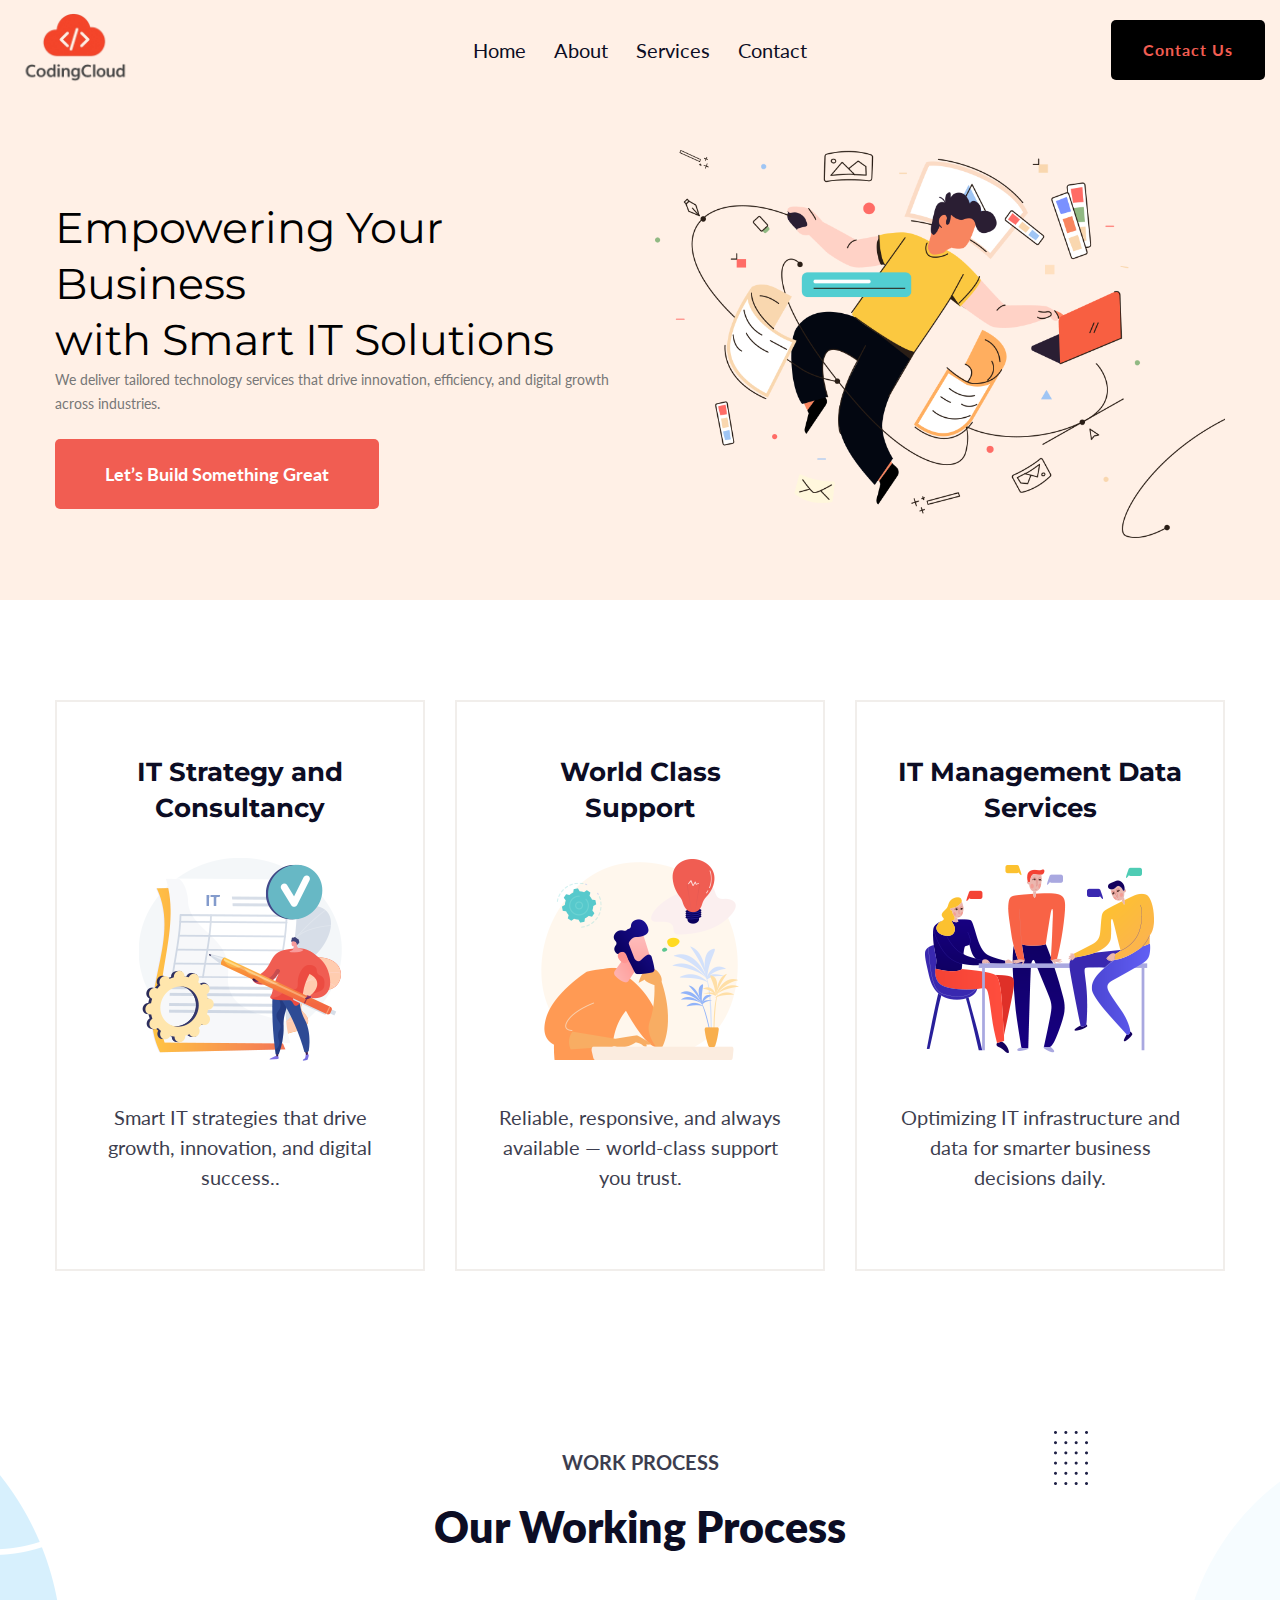
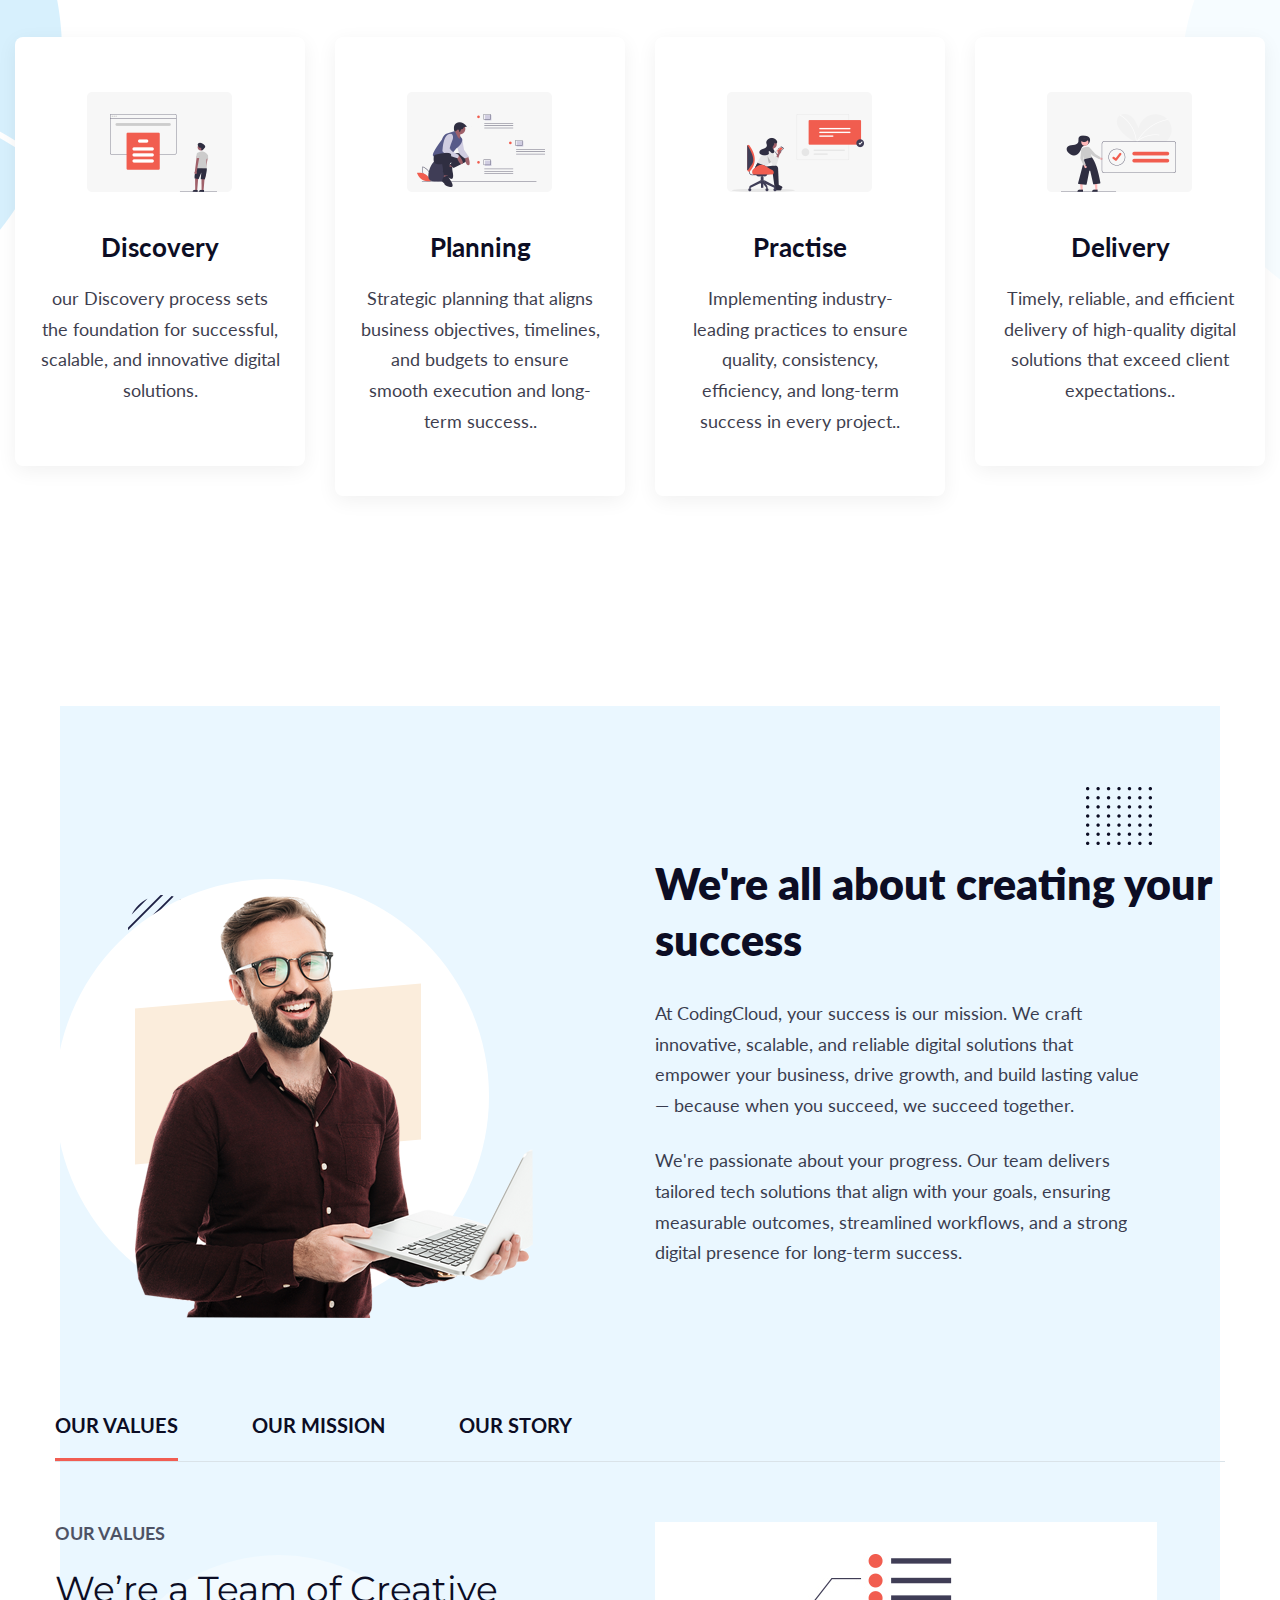
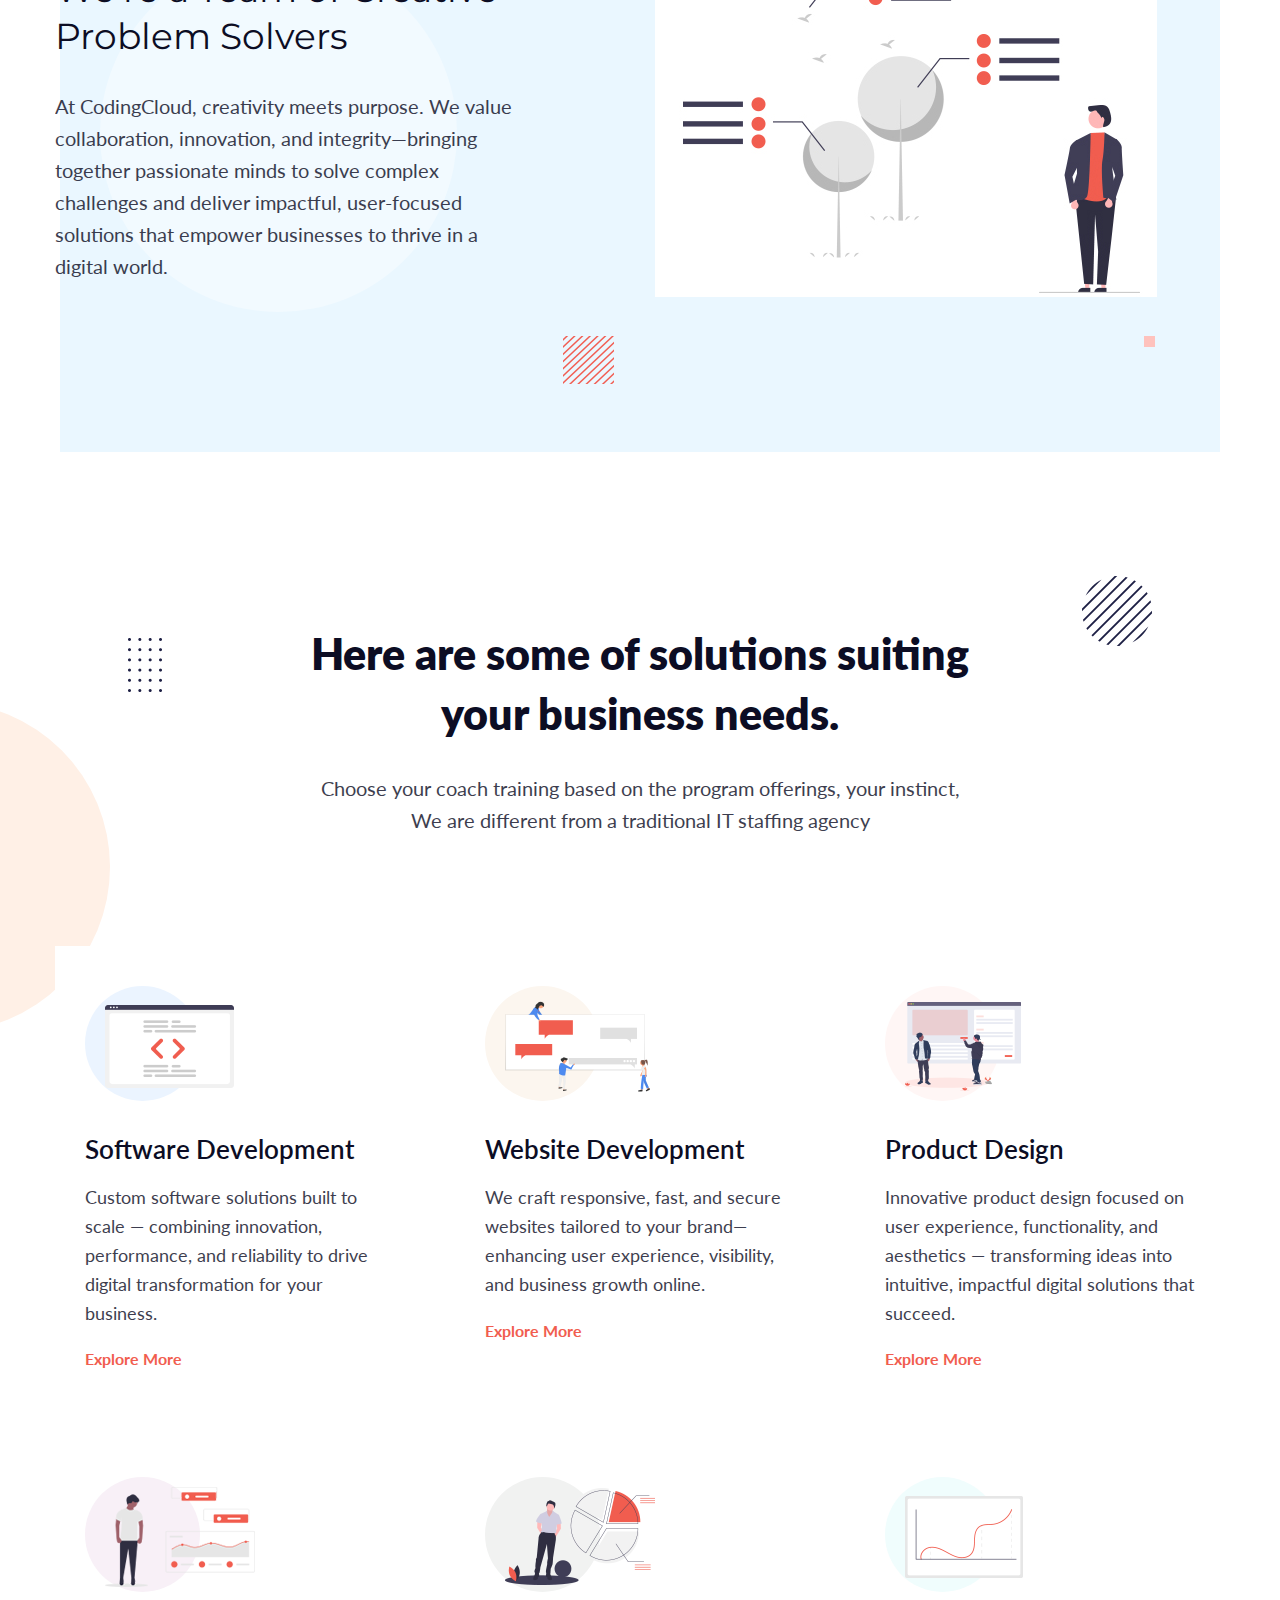
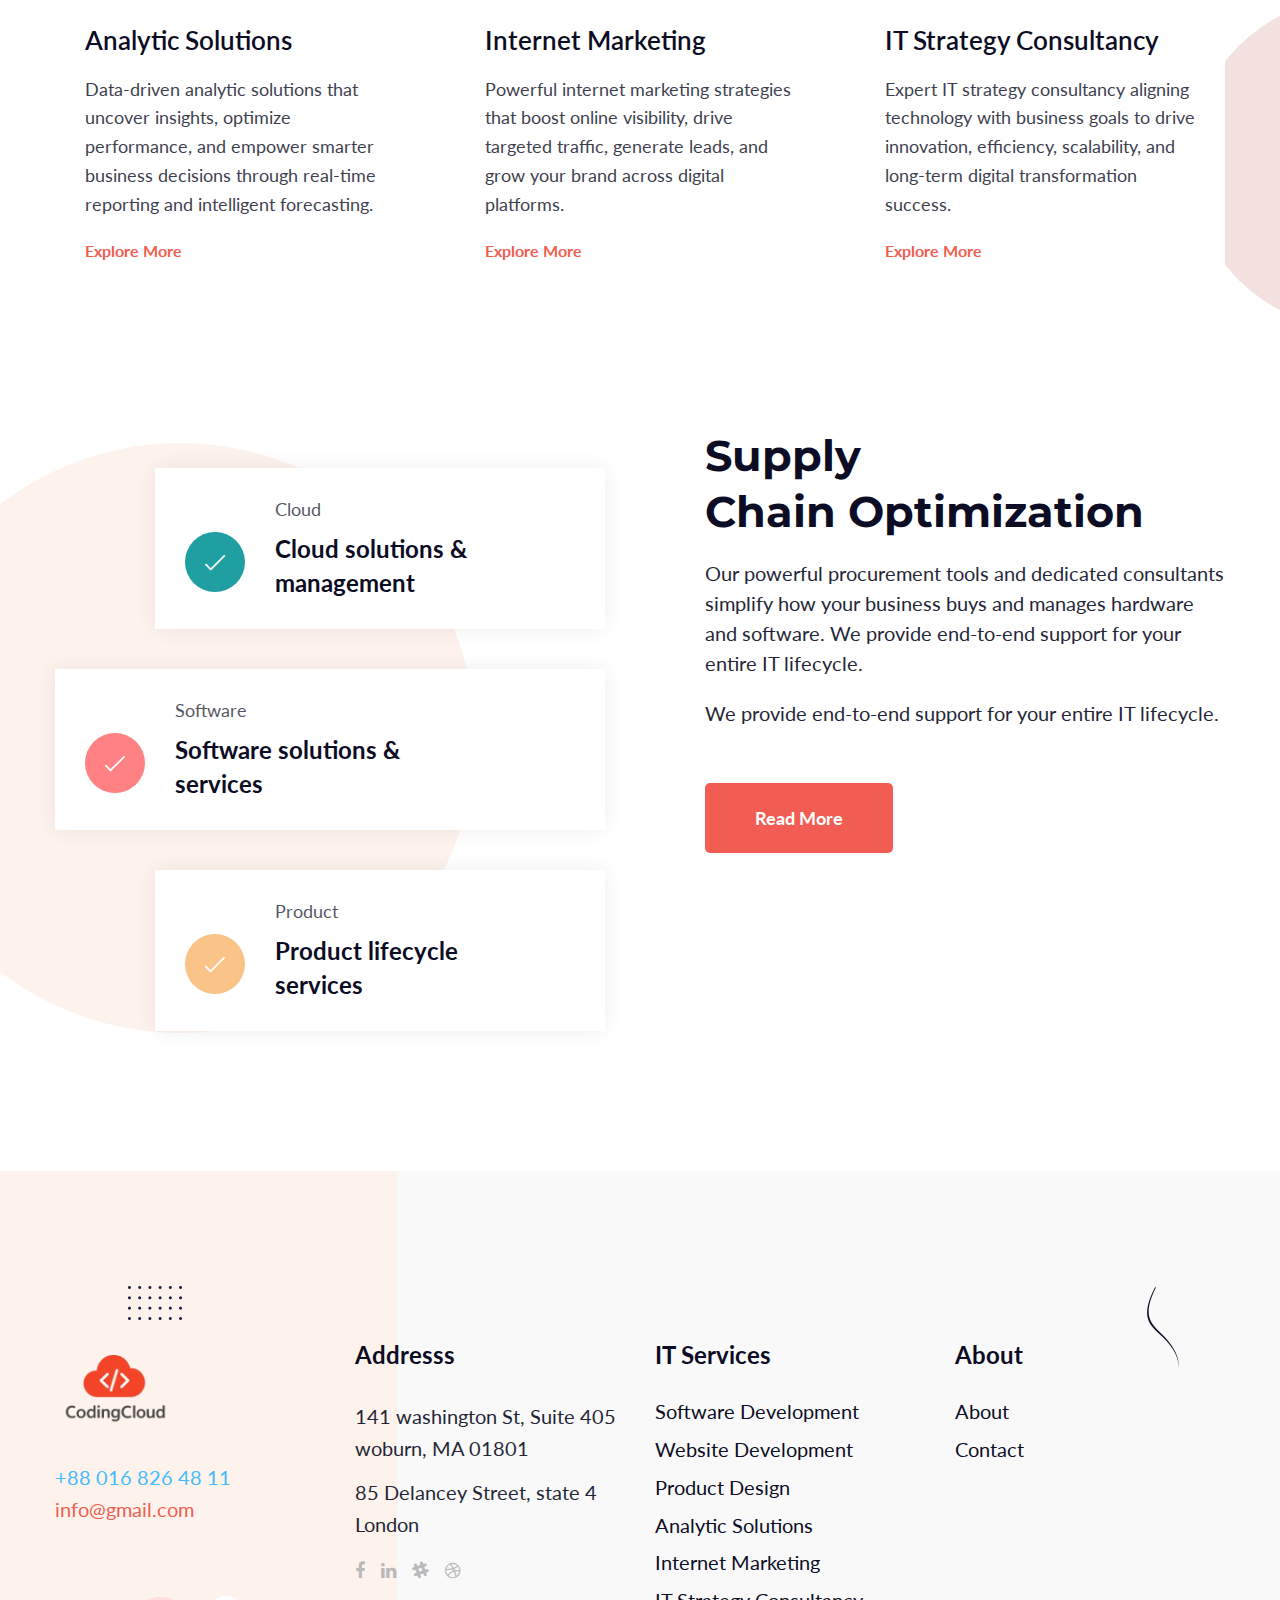
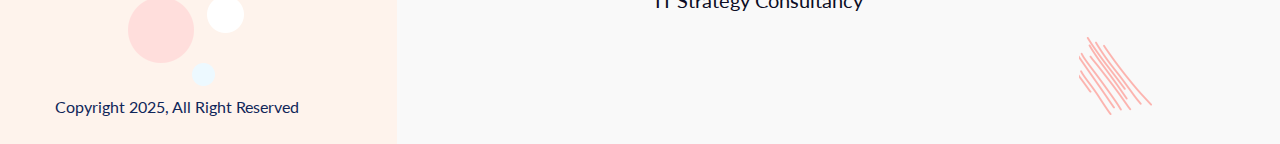
<file: index.html>
<!DOCTYPE html>
<html>

<head>
<meta charset="utf-8">
<title></title>
<!-- Stylesheets -->
<link href="css/bootstrap.css" rel="stylesheet">
<link href="css/style.css" rel="stylesheet">
<link href="css/responsive.css" rel="stylesheet">

<link href="https://fonts.googleapis.com/css2?family=Lato:wght@100;300;400;700;900&amp;family=Montserrat:wght@100;200;300;400;500;600;700;800;900&amp;family=Noto+Sans+TC:wght@400;500;700;900&amp;display=swap" rel="stylesheet">

<link rel="shortcut icon" href="images/favicon.png" type="image/x-icon">
<link rel="icon" href="images/favicon.png" type="image/x-icon">

<!-- Responsive -->
<meta http-equiv="X-UA-Compatible" content="IE=edge">
<meta name="viewport" content="width=device-width, initial-scale=1.0, maximum-scale=1.0, user-scalable=0">

</head>

<body>

<div class="page-wrapper">
 	
    <!-- Preloader -->
    <div class="preloader"></div>
 	
 	<!-- Main Header / Header Style Four -->
    <header class="main-header header-style-four">
    	
		<!--Header-Upper-->
        <div class="header-upper">
        	<div class="auto-container clearfix">
            	
				<div class="pull-left logo-box">
					<div class="logo"><a href="index.html"><img src="images/log.png" alt="" title="" style="height:120px;margin-top:-30px;"></a></div>
				</div>
				
				<div class="nav-outer clearfix">
					<!--Mobile Navigation Toggler-->
					<div class="mobile-nav-toggler"><span class="icon flaticon-menu"></span></div>
					<!-- Main Menu -->
					<nav class="main-menu navbar-expand-md" style="margin-top:-30px;">
						<div class="navbar-header">
							<!-- Toggle Button -->    	
							<button class="navbar-toggler" type="button" data-toggle="collapse" data-target="#navbarSupportedContent" aria-controls="navbarSupportedContent" aria-expanded="false" aria-label="Toggle navigation">
								<span class="icon-bar"></span>
								<span class="icon-bar"></span>
								<span class="icon-bar"></span>
							</button>
						</div>
						
						<div class="navbar-collapse collapse clearfix" id="navbarSupportedContent">
							<ul class="navigation clearfix">
								<li ><a href="index.html">Home</a>
									
								</li>
								<li ><a href="about.html">About</a>
									
								</li>
								<li class="dropdown"><a href="#">Services</a>
									<ul>
										<li><a href="software-development.html">Software Development</a></li>
										<li><a href="website-development.html">Website Development</a></li>
										<li><a href="product-design.html">Product Design</a></li>
										<li><a href="analytic-solution.html">Analytic Solutions</a></li>
										<li><a href="internet-marketing.html">Internet Marketing</a></li>
										<li><a href="strategy-consultancy.html">IT Strategy Consultancy</a></li>
									</ul>
								</li>
								<!--<li class="dropdown"><a href="#">Case Studio</a>
									<ul>
										<li><a href="case-studio.html">Case Studio</a></li>
										<li><a href="case-studio-2.html">Case Studio 02</a></li>
										<li><a href="case-detail.html">Case Detail</a></li>
									</ul>
								</li>
								<li ><a href="blog.html">Blog</a>
									
								</li>-->
								<li><a href="contact.html">Contact</a></li>
							</ul>
						</div>
					</nav>
					
					<!-- Main Menu End-->
					<div class="outer-box clearfix">
						
						<!-- Phone Box -->
						<div class="phone-box">
							<a href="tel:+00-883-48-101">+00 883 48 101</a>
						</div>
						<!-- End Phone Box -->
						
						<!-- Btn Box -->
						<div class="btn-box">
							<a href="contact.html" class="theme-btn btn-style-five" style="background:black;"><span class="txt">Contact us</span></a>
						</div>
						<!-- End Btn Box -->
						
					</div>
				</div>
				
            </div>
        </div>
        <!--End Header Upper-->
        
		<!-- Sticky Header  -->
        <div class="sticky-header">
            <div class="auto-container clearfix">
                <!--Logo-->
                <div class="logo pull-left">
                    <a href="index.html" title=""><img src="images/log.png" alt="" title="" style="height:120px;margin-top:-30px;"></a>
                </div>
                <!--Right Col-->
                <div class="pull-right">
                    <!-- Main Menu -->
                    <nav class="main-menu">
                        <!--Keep This Empty / Menu will come through Javascript-->
                    </nav>
					<!-- Main Menu End-->
					
					<!-- Main Menu End-->
				
                </div>
            </div>
        </div>
		<!-- End Sticky Menu -->
    
		<!-- Mobile Menu  -->
        <div class="mobile-menu">
            <div class="menu-backdrop"></div>
            <div class="close-btn"><span class="icon flaticon-multiply"></span></div>
            
            <nav class="menu-box">
                <div class="nav-logo"><a href="index.html"><img src="images/log.png" alt="" title=""></a></div>
                <div class="menu-outer"><!--Here Menu Will Come Automatically Via Javascript / Same Menu as in Header--></div>
            </nav>
        </div><!-- End Mobile Menu -->
	
    </header>
    <!-- End Main Header -->
	
	
	<!-- Banner Section -->
    <section class="banner-section" style="height:600px;>
		<div class="pattern-layer-three" style="background-image: url(images/main-slider/pattern-2.png)"></div>
		<div class="icon-layer-one" style="background-image: url(images/main-slider/icon-1.png)"></div>
		<div class="icon-layer-two" style="background-image: url(images/main-slider/icon-2.png)"></div>
		<div class="icon-layer-three" style="background-image: url(images/main-slider/icon-3.png)"></div>
		<div class="color-layer"></div>
		<div class="auto-container">
            <div class="row clearfix">
				
				<!-- Content Column -->
				<div class="content-column col-lg-6 col-md-12 col-sm-12" style="margin-top:-400px;">
    <div class="inner-column">
        <h2 style="color:black;">Empowering Your Business <br>with Smart IT Solutions</h2>
        <div class="text">We deliver tailored technology services that drive innovation, efficiency, and digital growth across industries.</div><br>
        <div class="btns-box">
            <a href="about.html" class="theme-btn btn-style-three">
                <span class="txt">Let’s Build Something Great</span>
            </a>
        </div>
    </div>
</div>

				
				<!-- Image Column -->
				<div class="image-column col-lg-6 col-md-12 col-sm-12 d-none d-lg-block" style="margin-top:-450px;">
    <div class="inner-column">
        <div class="pattern-layer-one" style="background-image: url(images/main-slider/pattern-1.png)"></div>
        <div class="pattern-layer-two" style="background-image: url(images/main-slider/pattern-1.png)"></div>
        <div class="image" data-tilt data-tilt-max="4">
            <img src="images/main-slider/image-6.png" alt="" />
        </div>
    </div>
</div>

				
			</div>
		</div>
	</section>
	<!-- End Banner Section -->
	
	<!-- Services Section -->
    <section class="services-section" style="margin-top:-80px;">
		<div class="pattern-layer-one" style="background-image: url(images/icons/icon-1.png)"></div>
		<div class="auto-container">
			<div class="row clearfix">
			
				<!-- Service Block -->
				<div class="service-block col-lg-4 col-md-6 col-sm-12">
					<div class="inner-box wow fadeInLeft" data-wow-delay="0ms" data-wow-duration="1500ms">
						<h3><a href="case-detail.html">IT Strategy and Consultancy</a></h3>
						<div class="icon">
							<img src="images/resource/service-1.png" alt="" />
						</div>
						<div class="text">Smart IT strategies that drive growth, innovation, and digital success..</div>
						
					</div>
				</div>
				
				<!-- Service Block -->
				<div class="service-block col-lg-4 col-md-6 col-sm-12">
					<div class="inner-box wow fadeInUp" data-wow-delay="0ms" data-wow-duration="1500ms">
						<h3><a href="case-detail.html">World Class <br> Support</a></h3>
						<div class="icon">
							<img src="images/resource/service-2.png" alt="" />
						</div>
						<div class="text">Reliable, responsive, and always available — world-class support you trust.</div>
						
					</div>
				</div>
				
				<!-- Service Block -->
				<div class="service-block col-lg-4 col-md-6 col-sm-12">
					<div class="inner-box wow fadeInRight" data-wow-delay="0ms" data-wow-duration="1500ms">
						<h3><a href="case-detail.html">IT Management Data <br> Services</a></h3>
						<div class="icon">
							<img src="images/resource/service-3.png" alt="" />
						</div>
						<div class="text">Optimizing IT infrastructure and data for smarter business decisions daily.</div>
				
					</div>
				</div>
				
			</div>
		</div>
	</section>
	<!-- End Services Section -->
	
	<!-- Process Section -->
    <section class="process-section">
		<div class="circle-layer"></div>
		<div class="pattern-layer-one" style="background-image: url(images/background/pattern-1.png)"></div>
		<div class="icon-layer-one" style="background-image: url(images/icons/icon-2.png)"></div>
		<div class="auto-container">
			<!-- Sec Title -->
			<div class="sec-title centered">
				<div class="title">Work Process</div>
				<h2>Our Working Process</h2>
			</div>
			<div class="row clearfix">
			
				<!-- Process Block -->
				<div class="process-block col-xl-3 col-lg-6 col-md-6 col-sm-12">
					<div class="inner-box">
						<div class="icon">
							<img src="images/resource/process-1.png" alt="" />
						</div>
						<h3><a href="case-detail.html">Discovery</a></h3>
						<div class="text">our Discovery process sets the foundation for successful, scalable, and innovative digital solutions.</div>
					</div>
				</div>
				
				<!-- Process Block -->
				<div class="process-block col-xl-3 col-lg-6 col-md-6 col-sm-12">
					<div class="inner-box">
						<div class="icon">
							<img src="images/resource/process-2.png" alt="" />
						</div>
						<h3><a href="case-detail.html">Planning</a></h3>
						<div class="text">Strategic planning that aligns business objectives,  timelines, and budgets to ensure smooth execution and long-term success..</div>
					</div>
				</div>
				
				<!-- Process Block -->
				<div class="process-block col-xl-3 col-lg-6 col-md-6 col-sm-12">
					<div class="inner-box">
						<div class="icon">
							<img src="images/resource/process-3.png" alt="" />
						</div>
						<h3><a href="case-detail.html">Practise</a></h3>
						<div class="text">Implementing industry-leading practices to ensure quality, consistency, efficiency, and long-term success in every project..</div>
					</div>
				</div>
				
				<!-- Process Block -->
				<div class="process-block col-xl-3 col-lg-6 col-md-6 col-sm-12">
					<div class="inner-box">
						<div class="icon">
							<img src="images/resource/process-4.png" alt="" />
						</div>
						<h3><a href="case-detail.html">Delivery</a></h3>
						<div class="text">Timely, reliable, and efficient delivery of high-quality digital solutions that exceed client expectations..</div>
					</div>
				</div>
				
			</div>
		</div>
	</section>
	<!-- End Process Section -->
	
	<!-- Success Section -->
    <section class="success-section">
		<div class="bottom-color-layer"></div>
		<div class="left-white-bar"></div>
		<div class="right-white-bar"></div>
		<div class="icon-layer-one" style="background-image: url(images/icons/icon-3.png)"></div>
		<div class="icon-layer-two" style="background-image: url(images/icons/icon-4.png)"></div>
		<div class="icon-layer-three" style="background-image: url(images/icons/icon-5.png)"></div>
		<div class="auto-container">
			<div class="row clearfix">
			
				<!-- Image Column -->
				<div class="image-column col-lg-6 col-md-12 col-sm-12">
					<div class="inner-column">
						<div class="color-layer"></div>
						<div class="color-layer-two"></div>
						<div class="image">
							<img src="images/resource/success.png" alt="" />
						</div>
					</div>
				</div>
			
				<!-- Content Column -->
				<div class="content-column col-lg-6 col-md-12 col-sm-12">
					<div class="inner-column">
						<h2>We're all about creating your success</h2>
						<div class="text">
							<p>At CodingCloud, your success is our mission. We craft innovative, scalable, and reliable digital solutions that empower your business, drive growth, and build lasting value — because when you succeed, we succeed together.</p>
							<p>We're passionate about your progress. Our team delivers tailored tech solutions that align with your goals, ensuring measurable outcomes, streamlined workflows, and a strong digital presence for long-term success.</p>
						</div>
					</div>
				</div>
				
			</div>
			
			<!-- Success Info Tabs-->
			<div class="success-info-tabs">
				<!-- Success Tabs-->
				<div class="success-tabs tabs-box">
				
					<!--Tab Btns-->
					<ul class="tab-btns tab-buttons clearfix">
						<li data-tab="#prod-value" class="tab-btn active-btn">Our Values</li>
						<li data-tab="#prod-mission" class="tab-btn">Our Mission</li>
						<li data-tab="#prod-story" class="tab-btn">Our Story</li>
					</ul>
					
					<!--Tabs Container-->
					<div class="tabs-content">
						
						<!--Tab / Active Tab-->
						<div class="tab active-tab" id="prod-value">
							<div class="content">
								<div class="row clearfix">
									<!-- Content Column -->
									<div class="content-column col-lg-6 col-md-12 col-sm-12">
										<div class="title">Our Values</div>
										<h3>We’re a Team of Creative <br> Problem Solvers</h3>
										<div class="text">
											<p>At CodingCloud, creativity meets purpose. We value collaboration, innovation, and integrity—bringing together passionate minds to solve complex challenges and deliver impactful, user-focused solutions that empower businesses to thrive in a digital world.</p>
											
										</div>
									</div>
									<!-- Image Column -->
									<div class="image-column col-lg-6 col-md-12 col-sm-12">
										<div class="color-box"></div>
										<div class="image">
											<img src="images/resource/image-1.jpg" alt="" />
										</div>
									</div>
								</div>
							</div>
						</div>
						
						<!-- Tab -->
						<div class="tab" id="prod-mission">
							<div class="content">
								<div class="row clearfix">
									<!-- Content Column -->
									<div class="content-column col-lg-6 col-md-12 col-sm-12">
										<div class="title">Our Mission</div>
										<h3>Our particular core <br> values are unique <br> to us</h3>
										<div class="text">
											<p>Our mission is guided by values that define us—innovation, trust, excellence, and accountability. These unique principles drive us to build meaningful technology solutions that create real impact for our clients and communities we serve.</p>
										</div>
									</div>
									<!-- Image Column -->
									<div class="image-column col-lg-6 col-md-12 col-sm-12">
										<div class="color-box"></div>
										<div class="image">
											<img src="images/resource/success-1.jpg" alt="" />
										</div>
									</div>
								</div>
							</div>
						</div>
						
						<!-- Tab -->
						<div class="tab" id="prod-story">
							<div class="content">
								<div class="row clearfix">
									<!-- Content Column -->
									<div class="content-column col-lg-6 col-md-12 col-sm-12">
										<div class="title">Our Story</div>
										<h3>Our particular core <br> values are unique <br> to us</h3>
										<div class="text">
											<p>CodingCloud began with a vision to simplify technology. Our journey is built on trust, innovation, and passion. These core values, unique to our identity, shape every solution we create and every relationship we build.</p>
										</div>
									</div>
									<!-- Image Column -->
									<div class="image-column col-lg-6 col-md-12 col-sm-12">
										<div class="color-box"></div>
										<div class="image">
											<img src="images/resource/success-1.jpg" alt="" />
										</div>
									</div>
								</div>
							</div>
						</div>
						
					</div>
				</div>
			</div>
			
		</div>
	</section>
	<!-- End Success Section -->
	
	<!-- Business Section -->
    <section class="business-section">
		<div class="circle-layer"></div>
		<div class="circle-layer-two"></div>
		<div class="icon-layer-one" style="background-image: url(images/icons/icon-2.png)"></div>
		<div class="icon-layer-two" style="background-image: url(images/icons/icon-3.png)"></div>
		<div class="auto-container">
			<!-- Sec Title -->
			<div class="sec-title centered">
				<h2>Here are some of solutions suiting <br> your business needs.</h2>
				<div class="text">Choose your coach training based on the program offerings, your instinct, <br> We are different from a traditional IT staffing agency</div>
			</div>
			<div class="row clearfix">
			
				<!-- Business Block -->
				<div class="business-block col-lg-4 col-md-6 col-sm-12">
					<div class="inner-box">
						<div class="icon">
							<div class="color-circle"></div>
							<img src="images/resource/business-1.png" alt="" />
						</div>
						<h3><a href="case-detail.html">Software Development</a></h3>
						<div class="text">Custom software solutions built to scale — combining innovation, performance, and reliability to drive digital transformation for your business.</div>
						<a class="explore" href="software-development.html">Explore More</a>
					</div>
				</div>
				
				<!-- Business Block -->
				<div class="business-block col-lg-4 col-md-6 col-sm-12">
					<div class="inner-box">
						<div class="icon">
							<div class="color-circle"></div>
							<img src="images/resource/business-2.png" alt="" />
						</div>
						<h3><a href="case-detail.html">Website Development</a></h3>
						<div class="text">We craft responsive, fast, and secure websites tailored to your brand—enhancing user experience, visibility, and business growth online.</div>
						<a class="explore" href="website-development.html">Explore More</a>
					</div>
				</div>
				
				<!-- Business Block -->
				<div class="business-block col-lg-4 col-md-6 col-sm-12">
					<div class="inner-box">
						<div class="icon">
							<div class="color-circle"></div>
							<img src="images/resource/business-3.png" alt="" />
						</div>
						<h3><a href="case-detail.html">Product Design</a></h3>
						<div class="text">Innovative product design focused on user experience, functionality, and aesthetics — transforming ideas into intuitive, impactful digital solutions that succeed.</div>
						<a class="explore" href="product-design.html">Explore More</a>
					</div>
				</div>
				
				<!-- Business Block -->
				<div class="business-block col-lg-4 col-md-6 col-sm-12">
					<div class="inner-box">
						<div class="icon">
							<div class="color-circle"></div>
							<img src="images/resource/business-4.png" alt="" />
						</div>
						<h3><a href="case-detail.html">Analytic Solutions</a></h3>
						<div class="text">Data-driven analytic solutions that uncover insights, optimize performance, and empower smarter business decisions through real-time reporting and intelligent forecasting.</div>
						<a class="explore" href="analytic-solution.html">Explore More</a>
					</div>
				</div>
				
				<!-- Business Block -->
				<div class="business-block col-lg-4 col-md-6 col-sm-12">
					<div class="inner-box">
						<div class="icon">
							<div class="color-circle"></div>
							<img src="images/resource/business-5.png" alt="" />
						</div>
						<h3><a href="case-detail.html">Internet Marketing</a></h3>
						<div class="text">Powerful internet marketing strategies that boost online visibility, drive targeted traffic, generate leads, and grow your brand across digital platforms.</div>
						<a class="explore" href="internet-marketing.html">Explore More</a>
					</div>
				</div>
				
				<!-- Business Block -->
				<div class="business-block col-lg-4 col-md-6 col-sm-12">
					<div class="inner-box">
						<div class="icon">
							<div class="color-circle"></div>
							<img src="images/resource/business-6.png" alt="" />
						</div>
						<h3><a href="case-detail.html">IT Strategy Consultancy</a></h3>
						<div class="text">Expert IT strategy consultancy aligning technology with business goals to drive innovation, efficiency, scalability, and long-term digital transformation success.</div>
						<a class="explore" href="strategy-consultancy.html">Explore More</a>
					</div>
				</div>
				
			</div>
		</div>
	</section>
	<!-- End Business Section -->
	
	<!-- Chain Section -->
    <section class="chain-section">
		<div class="auto-container">
			<div class="row clearfix">
			
				<!-- Blocks Column -->
				<div class="blocks-column col-lg-6 col-md-12 col-sm-12">
					<div class="inner-column">
						<div class="color-layer"></div>
						<div class="blocks-outer">
						
							<!-- Chain Block -->
							<div class="chain-block">
								<div class="inner-box">
									<div class="content">
										<div class="icon flaticon-check-4"></div>
										<div class="title">Cloud</div>
										<h4>Cloud solutions & <br> management</h4>
									</div>
								</div>
							</div>
							
							<!-- Chain Block -->
							<div class="chain-block">
								<div class="inner-box">
									<div class="content">
										<div class="icon flaticon-check-4"></div>
										<div class="title">Software</div>
										<h4>Software solutions & <br> services</h4>
									</div>
								</div>
							</div>
							
							<!-- Chain Block -->
							<div class="chain-block">
								<div class="inner-box">
									<div class="content">
										<div class="icon flaticon-check-4"></div>
										<div class="title">Product</div>
										<h4>Product lifecycle <br> services</h4>
									</div>
								</div>
							</div>
							
						</div>
					</div>
				</div>
				
				<!-- Content Column -->
				<div class="content-column col-lg-6 col-md-12 col-sm-12">
					<div class="inner-column">
						<h2>Supply <br> Chain Optimization</h2>
						<div class="text">
							<p>Our powerful procurement tools and dedicated consultants simplify how your business buys and manages hardware and software. We provide end-to-end support for your entire IT lifecycle.</p>
							<p>We provide end-to-end support for your entire IT lifecycle.</p>
						</div>
						<a href="leadership.html" class="theme-btn btn-style-three"><span class="txt">Read More</span></a>
					</div>
				</div>
				
			</div>
		</div>
	</section>
	<!-- End Chain Section -->
	
	<!-- Testimonial Section -->
   <!-- <section class="testimonial-section">
		<div class="pattern-layer" style="background-image: url(images/background/pattern-2.png)"></div>
		<div class="icon-layer-one" style="background-image: url(images/icons/icon-2.png)"></div>
		<div class="color-layer"></div>
		<div class="auto-container">
			<div class="inner-container">
				<div class="row clearfix">
				
					
					<div class="left-column col-xl-4 col-lg-6 col-md-6 col-sm-12">
						<div class="inner-column">
						
							
							<div class="testimonial-block">
								<div class="inner-box wow fadeInLeft" data-wow-delay="0ms" data-wow-duration="1500ms">
									<div class="author-image">
										<img src="images/resource/author-1.jpg" alt="" />
									</div>
									<div class="content">
										<h5>Mahfuz Riad</h5>
										<div class="text">Duis aute irure dolor in reprehender it in voluptate velit esse cillum dolore eu</div>
									</div>
								</div>
							</div>
							
						
							<div class="testimonial-block">
								<div class="inner-box wow fadeInLeft" data-wow-delay="150ms" data-wow-duration="1500ms">
									<div class="author-image">
										<img src="images/resource/author-2.jpg" alt="" />
									</div>
									<div class="content">
										<h5>Rashed Ka</h5>
										<div class="text">Duis aute irure dolor in reprehender it in voluptate velit esse cillum dolore eu</div>
									</div>
								</div>
							</div>
							
						</div>
					</div>
			
					<div class="title-column col-xl-4 col-lg-12 col-md-12 col-sm-12">
						<div class="inner-column wow fadeInUp" data-wow-delay="0ms" data-wow-duration="1500ms">
							<div class="quote-icon flaticon-quote-2">
								<span class="circle"></span>
							</div>
							<h2>Our valuable success <br> clients story</h2>
							<div class="text">Excepteur sint occaecat cupidatat non proident, sunt in culpa qui officia deserunt mollit anim id est laborum.</div>
						</div>
					</div>
					
					
					<div class="right-column col-xl-4 col-lg-6 col-md-6 col-sm-12">
						<div class="inner-column">
							
							
							<div class="testimonial-block style-two">
								<div class="inner-box wow fadeInRight" data-wow-delay="0ms" data-wow-duration="1500ms">
									<div class="author-image">
										<img src="images/resource/author-3.jpg" alt="" />
									</div>
									<div class="content">
										<h5>Foqrul islam</h5>
										<div class="text">Duis aute irure dolor in reprehender it in voluptate velit esse cillum dolore eu</div>
									</div>
								</div>
							</div>
						
							<div class="testimonial-block style-two">
								<div class="inner-box wow fadeInRight" data-wow-delay="150ms" data-wow-duration="1500ms">
									<div class="author-image">
										<img src="images/resource/author-4.jpg" alt="" />
									</div>
									<div class="content">
										<h5>Tamim Anjum</h5>
										<div class="text">Duis aute irure dolor in reprehender it in voluptate velit esse cillum dolore eu</div>
									</div>
								</div>
							</div>
							
						</div>
					</div>
					
				</div>
			</div>
		</div>
	</section>-->
	<!-- End Testimonial Section -->
	
	<!-- News Section -->
  <!--  <section class="news-section">
		<div class="left-white-bar"></div>
		<div class="right-white-bar"></div>
		<div class="color-layer"></div>
		<div class="icon-layer-one" style="background-image: url(images/icons/icon-1.png)"></div>
		<div class="icon-layer-two" style="background-image: url(images/icons/icon-3.png)"></div>
		<div class="icon-layer-three" style="background-image: url(images/icons/icon-1.png)"></div>
		<div class="icon-layer-four" style="background-image: url(images/icons/icon-2.png)"></div>
		<div class="auto-container">
			
			<div class="sec-title centered">
				<h2>Latest News Update</h2>
				<div class="text">Choose your coach training based on the program offerings, your instinct, <br> We are different from a traditional IT staffing agency</div>
			</div>
			<div class="row clearfix">
			
			
				<div class="news-block col-lg-4 col-md-6 col-sm-12">
					<div class="inner-box wow fadeInLeft" data-wow-delay="0ms" data-wow-duration="1500ms">
						<div class="image">
							<a href="blog-detail.html"><img src="images/resource/news-1.jpg" alt="" /></a>
						</div>
						<div class="lower-content">
							<div class="category">Business</div>
							<h4><a href="blog-detail.html">21 Professional Growth Skills to Master in 2021</a></h4>
						</div>
					</div>
				</div>
				
				
				<div class="news-block col-lg-4 col-md-6 col-sm-12">
					<div class="inner-box wow fadeInUp" data-wow-delay="0ms" data-wow-duration="1500ms">
						<div class="image">
							<a href="blog-detail.html"><img src="images/resource/news-2.jpg" alt="" /></a>
						</div>
						<div class="lower-content">
							<div class="category">Design</div>
							<h4><a href="blog-detail.html">This End-to-End Design Service for Entrepreneurs </a></h4>
						</div>
					</div>
				</div>
				
			
				<div class="news-block col-lg-4 col-md-6 col-sm-12">
					<div class="inner-box wow fadeInRight" data-wow-delay="0ms" data-wow-duration="1500ms">
						<div class="image">
							<a href="blog-detail.html"><img src="images/resource/news-3.jpg" alt="" /></a>
						</div>
						<div class="lower-content">
							<div class="category">Business</div>
							<h4><a href="blog-detail.html">Broaden Your Branding with These Fonts From Monotype</a></h4>
						</div>
					</div>
				</div>
				
			</div>
		</div>
	</section>-->
	<!-- End News Section -->
	
	<!-- Case Study Section -->
   <!-- <section class="case-study-section">
		<div class="color-layer"></div>
		<div class="auto-container">
			<div class="row clearfix">
				
				<div class="title-column col-lg-6 col-md-12 col-sm-12">
					<div class="inner-column">
					
						<div class="sec-title">
							<div class="title">CASE StTUDIES</div>
							<h2>We build successful, lasting, profitable products</h2>
							<div class="text">Lorem ipsum dolor sit amet, consectetur adipiscing elit, sed do eiusmod tempor incididunt ut labore et dolore</div>
						</div>
						<a href="#" class="view-more">View More</a>
					</div>
				</div>
				<div class="carousel-column col-lg-6 col-md-12 col-sm-12">
					<div class="inner-column">
						<div class="left-gradient"></div>
						<div class="right-gradient"></div>
						<div class="icon-layer-one" style="background-image: url(images/background/pattern-3.png)"></div>
						<div class="case-carousel owl-carousel owl-theme">
						
							
							<div class="case-block">
								<div class="inner-box">
									<div class="image">
										<img src="images/resource/case-1.jpg" alt="" />
										<div class="overlay-box">
											<div class="content">
												<div class="category">Digital IT Strategy</div>
												<h5><a href="case-detail.html">Esonit team work</a></h5>
											</div>
										</div>
									</div>
								</div>
							</div>
							
						
							<div class="case-block">
								<div class="inner-box">
									<div class="image">
										<img src="images/resource/case-2.jpg" alt="" />
										<div class="overlay-box">
											<div class="content">
												<div class="category">Digital IT Strategy</div>
												<h5><a href="case-detail.html">Esonit team work</a></h5>
											</div>
										</div>
									</div>
								</div>
							</div>
							
							
							<div class="case-block">
								<div class="inner-box">
									<div class="image">
										<img src="images/resource/case-3.jpg" alt="" />
										<div class="overlay-box">
											<div class="content">
												<div class="category">Digital IT Strategy</div>
												<h5><a href="case-detail.html">Esonit team work</a></h5>
											</div>
										</div>
									</div>
								</div>
							</div>
							
						
							<div class="case-block">
								<div class="inner-box">
									<div class="image">
										<img src="images/resource/case-1.jpg" alt="" />
										<div class="overlay-box">
											<div class="content">
												<div class="category">Digital IT Strategy</div>
												<h5><a href="case-detail.html">Esonit team work</a></h5>
											</div>
										</div>
									</div>
								</div>
							</div>
							
						
							<div class="case-block">
								<div class="inner-box">
									<div class="image">
										<img src="images/resource/case-2.jpg" alt="" />
										<div class="overlay-box">
											<div class="content">
												<div class="category">Digital IT Strategy</div>
												<h5><a href="case-detail.html">Esonit team work</a></h5>
											</div>
										</div>
									</div>
								</div>
							</div>
							
							
							<div class="case-block">
								<div class="inner-box">
									<div class="image">
										<img src="images/resource/case-3.jpg" alt="" />
										<div class="overlay-box">
											<div class="content">
												<div class="category">Digital IT Strategy</div>
												<h5><a href="case-detail.html">Esonit team work</a></h5>
											</div>
										</div>
									</div>
								</div>
							</div>
							
						</div>
					</div>
				</div>
			</div>
		</div>
	</section>-->
	<!-- End Case Study Section -->
	
	
	
	<!-- Main Footer -->
    <footer class="main-footer">
		<div class="color-layer"></div>
		<div class="pattern-layer-one" style="background-image: url(images/icons/icon-6.png)"></div>
		<div class="pattern-layer-two" style="background-image: url(images/icons/icon-1.png)"></div>
		<div class="pattern-layer-three" style="background-image: url(images/icons/icon-7.png)"></div>
		<div class="pattern-layer-four" style="background-image: url(images/icons/icon-8.png)"></div>
    	<div class="auto-container">
        	<!--Widgets Section-->
            <div class="widgets-section">
            	<div class="row clearfix">
                	
					<!-- Footer Column -->
					<div class="footer-column col-lg-3 col-md-6 col-sm-12">
						<div class="footer-widget logo-widget">
							<div class="logo">
								<a href="index.html"><img src="images/log.png" alt="" style="height:120px;"/></a>
							</div>
							<ul class="info-list">
								<li><a href="tel:+88-016-826-48-11"> +88 016 826 48 11</a></li>
								<li><a href="mailto:info@gmail.com"> info@gmail.com</a></li>
							</ul>
						</div>
					</div>
					
					<!-- Footer Column -->
					<div class="footer-column col-lg-3 col-md-6 col-sm-12">
						<div class="footer-widget address-widget">
							<h4>Addresss</h4>
							<ul class="address-list">
								<li>141 washington St, Suite 405 woburn, MA 01801</li>
								<li>85 Delancey Street, state 4 London</li>
							</ul>
							<!-- Social Box -->
							<ul class="social-box">
								<li><a href="#" class="fa fa-facebook-f"></a></li>
								<li><a href="#" class="fa fa-linkedin"></a></li>
								<li><a href="#" class="fa fa-slack"></a></li>
								<li><a href="#" class="fa fa-dribbble"></a></li>
							</ul>
						</div>
					</div>
					
					<!-- Footer Column -->
					<div class="footer-column col-lg-3 col-md-6 col-sm-12">
						<div class="footer-widget list-widget">
							<h4>IT Services</h4>
							<ul class="list">
								<li><a href="software-development.html">Software Development</a></li>
										<li><a href="website-development.html">Website Development</a></li>
										<li><a href="product-design.html">Product Design</a></li>
										<li><a href="analytic-solution.html">Analytic Solutions</a></li>
										<li><a href="internet-marketing.html">Internet Marketing</a></li>
										<li><a href="strategy-consultancy.html">IT Strategy Consultancy</a></li>
							</ul>
						</div>
					</div>
					
					<!-- Footer Column -->
					<div class="footer-column col-lg-3 col-md-6 col-sm-12">
						<div class="footer-widget list-widget">
							<h4>About</h4>
							<ul class="list">
								<li><a href="about.html">About</a></li>
								<li><a href="contact.html">Contact</a></li>
								
							</ul>
						</div>
					</div>
					
				</div>
			</div>
			
			<!-- Footer Bottom -->
			<div class="footer-bottom">
				<div class="row clearfix">
					
					<!-- Copyright Column -->
					<div class="copyright-column col-lg-6 col-md-12 col-sm-12">
						<div class="copyright">Copyright 2025, All Right Reserved</div>
					</div>
					
					<!-- Nav Column -->
					
					
				</div>
			</div>
			
		</div>
	</footer>
	
</div>
<!--End pagewrapper-->

<!--Scroll to top-->
<div class="scroll-to-top scroll-to-target" data-target="html"><span class="fa fa-arrow-up"></span></div>

<script src="js/jquery.js"></script>
<script src="js/popper.min.js"></script>
<script src="js/bootstrap.min.js"></script>
<script src="js/jquery.mCustomScrollbar.concat.min.js"></script>
<script src="js/jquery.fancybox.js"></script>
<script src="js/appear.js"></script>
<script src="js/parallax.min.js"></script>
<script src="js/tilt.jquery.min.js"></script>
<script src="js/jquery.paroller.min.js"></script>
<script src="js/owl.js"></script>
<script src="js/wow.js"></script>
<script src="js/nav-tool.js"></script>
<script src="js/jquery-ui.js"></script>
<script src="js/script.js"></script>

</body>


</html>
</file>
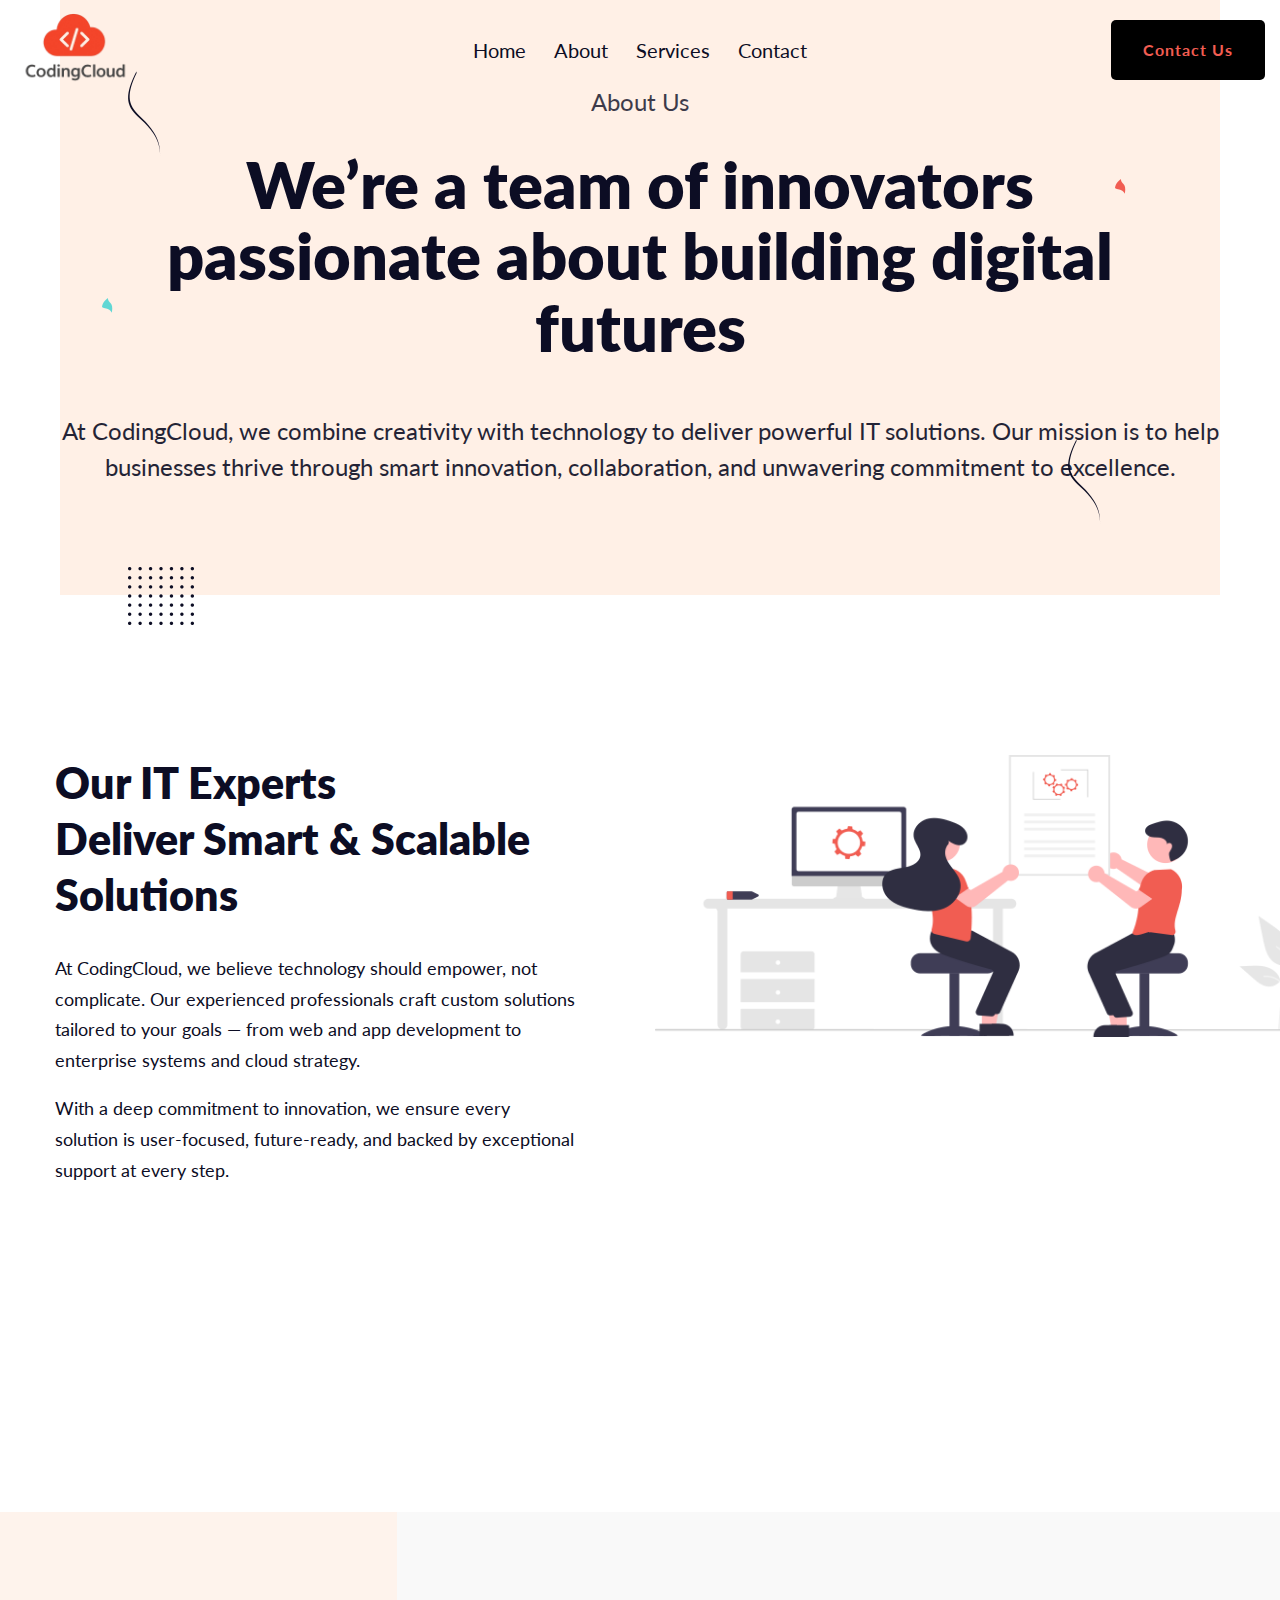
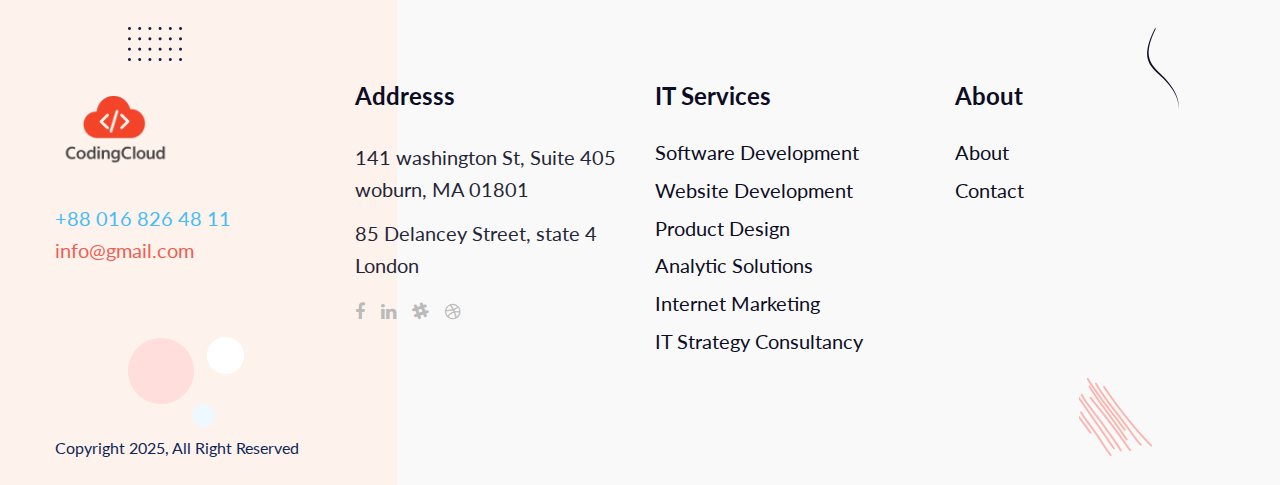
<file: about.html>
<!DOCTYPE html>
<html>

<head>
<meta charset="utf-8">
<title></title>
<!-- Stylesheets -->
<link href="css/bootstrap.css" rel="stylesheet">
<link href="css/style.css" rel="stylesheet">
<link href="css/responsive.css" rel="stylesheet">

<link href="https://fonts.googleapis.com/css2?family=Lato:wght@100;300;400;700;900&amp;family=Montserrat:wght@100;200;300;400;500;600;700;800;900&amp;family=Noto+Sans+TC:wght@400;500;700;900&amp;display=swap" rel="stylesheet">

<link rel="shortcut icon" href="images/favicon.png" type="image/x-icon">
<link rel="icon" href="images/favicon.png" type="image/x-icon">

<!-- Responsive -->
<meta http-equiv="X-UA-Compatible" content="IE=edge">
<meta name="viewport" content="width=device-width, initial-scale=1.0, maximum-scale=1.0, user-scalable=0">

</head>

<body>

<div class="page-wrapper">
 	
    <!-- Preloader -->
    <div class="preloader"></div>
 	
 	<!-- Main Header / Header Style Four -->
    <header class="main-header header-style-four">
    	
		<!--Header-Upper-->
        <div class="header-upper">
        	<div class="auto-container clearfix">
            	
				<div class="pull-left logo-box">
					<div class="logo"><a href="index.html"><img src="images/log.png" alt="" title="" style="height:120px;margin-top:-30px;"></a></div>
				</div>
				
				<div class="nav-outer clearfix">
					<!--Mobile Navigation Toggler-->
					<div class="mobile-nav-toggler"><span class="icon flaticon-menu"></span></div>
					<!-- Main Menu -->
					<nav class="main-menu navbar-expand-md" style="margin-top:-30px;">
						<div class="navbar-header">
							<!-- Toggle Button -->    	
							<button class="navbar-toggler" type="button" data-toggle="collapse" data-target="#navbarSupportedContent" aria-controls="navbarSupportedContent" aria-expanded="false" aria-label="Toggle navigation">
								<span class="icon-bar"></span>
								<span class="icon-bar"></span>
								<span class="icon-bar"></span>
							</button>
						</div>
						
						<div class="navbar-collapse collapse clearfix" id="navbarSupportedContent">
							<ul class="navigation clearfix">
								<li ><a href="index.html">Home</a>
									
								</li>
								<li ><a href="about.html">About</a>
									
								</li>
								<li class="dropdown"><a href="#">Services</a>
									<ul>
										<li><a href="software-development.html">Software Development</a></li>
										<li><a href="website-development.html">Website Development</a></li>
										<li><a href="product-design.html">Product Design</a></li>
										<li><a href="analytic-solution.html">Analytic Solutions</a></li>
										<li><a href="internet-marketing.html">Internet Marketing</a></li>
										<li><a href="strategy-consultancy.html">IT Strategy Consultancy</a></li>
									</ul>
								</li>
								<!--<li class="dropdown"><a href="#">Case Studio</a>
									<ul>
										<li><a href="case-studio.html">Case Studio</a></li>
										<li><a href="case-studio-2.html">Case Studio 02</a></li>
										<li><a href="case-detail.html">Case Detail</a></li>
									</ul>
								</li>
								<li ><a href="blog.html">Blog</a>
									
								</li>-->
								<li><a href="contact.html">Contact</a></li>
							</ul>
						</div>
					</nav>
					
					<!-- Main Menu End-->
					<div class="outer-box clearfix">
						
						<!-- Phone Box -->
						<div class="phone-box">
							<a href="tel:+00-883-48-101">+00 883 48 101</a>
						</div>
						<!-- End Phone Box -->
						
						<!-- Btn Box -->
						<div class="btn-box">
							<a href="contact.html" class="theme-btn btn-style-five" style="background:black;"><span class="txt">Contact us</span></a>
						</div>
						<!-- End Btn Box -->
						
					</div>
				</div>
				
            </div>
        </div>
        <!--End Header Upper-->
        
		<!-- Sticky Header  -->
        <div class="sticky-header">
            <div class="auto-container clearfix">
                <!--Logo-->
                <div class="logo pull-left">
                    <a href="index.html" title=""><img src="images/log.png" alt="" title="" style="height:120px;margin-top:-30px;"></a>
                </div>
                <!--Right Col-->
                <div class="pull-right">
                    <!-- Main Menu -->
                    <nav class="main-menu">
                        <!--Keep This Empty / Menu will come through Javascript-->
                    </nav>
					<!-- Main Menu End-->
					
					<!-- Main Menu End-->
				
                </div>
            </div>
        </div>
		<!-- End Sticky Menu -->
    
		<!-- Mobile Menu  -->
        <div class="mobile-menu">
            <div class="menu-backdrop"></div>
            <div class="close-btn"><span class="icon flaticon-multiply"></span></div>
            
            <nav class="menu-box">
                <div class="nav-logo"><a href="index.html"><img src="images/log.png" alt="" title=""></a></div>
                <div class="menu-outer"><!--Here Menu Will Come Automatically Via Javascript / Same Menu as in Header--></div>
            </nav>
        </div><!-- End Mobile Menu -->
	
    </header>
    <!-- End Main Header -->
	
	

<!-- Page Title Section -->
    <section class="page-title-section">
		<div class="left-color-layer"></div>
		<div class="right-color-layer"></div>
		<div class="icon-layer-one" style="background-image: url(images/icons/icon-1.png)"></div>
		<div class="icon-layer-two" style="background-image: url(images/icons/icon-4.png)"></div>
		<div class="icon-layer-three" style="background-image: url(images/icons/icon-1.png)"></div>
		<div class="icon-layer-four" style="background-image: url(images/icons/icon-12.png)"></div>
		<div class="icon-layer-five" style="background-image: url(images/icons/icon-10.png)"></div>
		<div class="auto-container">
            <!-- Content Boxed -->
			<div class="content-boxed">
    <div class="inner-box">
        <div class="title">About Us</div>
        <h2>We’re a team of innovators <br> passionate about building digital futures</h2>
        <div class="text">
            At CodingCloud, we combine creativity with technology to deliver powerful IT solutions. Our mission is to help businesses thrive through smart innovation, collaboration, and unwavering commitment to excellence.
        </div>
    </div>
</div>
</div>
</section>
<!-- End Page Title Section -->

<!-- Professional Section -->
<section class="professional-section">
    <div class="auto-container">
        <div class="row clearfix">
        
            <!-- Content Column -->
            <div class="content-column col-lg-6 col-md-12 col-sm-12">
                <div class="inner-column">
                    <h2>Our IT Experts <br> Deliver Smart & Scalable Solutions</h2>
                    <div class="text">
                        <p>At CodingCloud, we believe technology should empower, not complicate. Our experienced professionals craft custom solutions tailored to your goals — from web and app development to enterprise systems and cloud strategy.</p>
                        <p>With a deep commitment to innovation, we ensure every solution is user-focused, future-ready, and backed by exceptional support at every step.</p>
                    </div>
                </div>
            </div>
            
            <!-- Image Column -->
            <div class="image-column col-lg-6 col-md-12 col-sm-12">
                <div class="inner-column">
                    <div class="image titlt" data-tilt data-tilt-max="4">
                        <img src="images/resource/professional.png" alt="CodingCloud IT Professionals" />
                    </div>
                </div>
            </div>
            
        </div>
    </div>
</section>
<!-- End Professional Section -->

	
	
	
	
	

	
	
	<!-- Counter Section -->
	<section class="counter-section">
    <div class="auto-container">
        <!-- Fact Counter -->
        <div class="fact-counter">
            <div class="row clearfix">

                <!-- Column -->
                <div class="column counter-column col-lg-4 col-md-4 col-sm-12">
                    <div class="inner wow fadeInLeft" data-wow-delay="0ms" data-wow-duration="1500ms">
                        <div class="content">
                            <div class="count-outer count-box">
                                <span class="count-text" data-speed="3500" data-stop="236">0</span>+
                            </div>
                            <div class="counter-title">Successful Projects</div>
                            <div class="text">Delivering scalable, high-quality solutions tailored to business needs across industries.</div>
                        </div>
                    </div>
                </div>

                <!-- Column -->
                <div class="column counter-column col-lg-4 col-md-4 col-sm-12">
                    <div class="inner wow fadeInLeft" data-wow-delay="300ms" data-wow-duration="1500ms">
                        <div class="content">
                            <div class="count-outer count-box">
                                <span class="count-text" data-speed="2500" data-stop="3036">0</span>+
                            </div>
                            <div class="counter-title">Development Hours</div>
                            <div class="text">Thousands of hours dedicated to building and optimizing custom digital platforms.</div>
                        </div>
                    </div>
                </div>

                <!-- Column -->
                <div class="column counter-column col-lg-4 col-md-4 col-sm-12">
                    <div class="inner wow fadeInLeft" data-wow-delay="600ms" data-wow-duration="1500ms">
                        <div class="content">
                            <div class="count-outer count-box">
                                <span class="count-text" data-speed="3000" data-stop="46">0</span>+
                            </div>
                            <div class="counter-title">Happy Clients</div>
                            <div class="text">Trusted by startups and enterprises for reliable service and lasting partnerships.</div>
                        </div>
                    </div>
                </div>

            </div>
        </div>
    </div>
</section>
<!-- End Counter Section -->

	
	<footer class="main-footer">
		<div class="color-layer"></div>
		<div class="pattern-layer-one" style="background-image: url(images/icons/icon-6.png)"></div>
		<div class="pattern-layer-two" style="background-image: url(images/icons/icon-1.png)"></div>
		<div class="pattern-layer-three" style="background-image: url(images/icons/icon-7.png)"></div>
		<div class="pattern-layer-four" style="background-image: url(images/icons/icon-8.png)"></div>
    	<div class="auto-container">
        	<!--Widgets Section-->
            <div class="widgets-section">
            	<div class="row clearfix">
                	
					<!-- Footer Column -->
					<div class="footer-column col-lg-3 col-md-6 col-sm-12">
						<div class="footer-widget logo-widget">
							<div class="logo">
								<a href="index.html"><img src="images/log.png" alt="" style="height:120px;"/></a>
							</div>
							<ul class="info-list">
								<li><a href="tel:+88-016-826-48-11"> +88 016 826 48 11</a></li>
								<li><a href="mailto:info@gmail.com"> info@gmail.com</a></li>
							</ul>
						</div>
					</div>
					
					<!-- Footer Column -->
					<div class="footer-column col-lg-3 col-md-6 col-sm-12">
						<div class="footer-widget address-widget">
							<h4>Addresss</h4>
							<ul class="address-list">
								<li>141 washington St, Suite 405 woburn, MA 01801</li>
								<li>85 Delancey Street, state 4 London</li>
							</ul>
							<!-- Social Box -->
							<ul class="social-box">
								<li><a href="#" class="fa fa-facebook-f"></a></li>
								<li><a href="#" class="fa fa-linkedin"></a></li>
								<li><a href="#" class="fa fa-slack"></a></li>
								<li><a href="#" class="fa fa-dribbble"></a></li>
							</ul>
						</div>
					</div>
					
					<!-- Footer Column -->
					<div class="footer-column col-lg-3 col-md-6 col-sm-12">
						<div class="footer-widget list-widget">
							<h4>IT Services</h4>
							<ul class="list">
								<li><a href="software-development.html">Software Development</a></li>
										<li><a href="website-development.html">Website Development</a></li>
										<li><a href="product-design.html">Product Design</a></li>
										<li><a href="analytic-solution.html">Analytic Solutions</a></li>
										<li><a href="internet-marketing.html">Internet Marketing</a></li>
										<li><a href="strategy-consultancy.html">IT Strategy Consultancy</a></li>
							</ul>
						</div>
					</div>
					
					<!-- Footer Column -->
					<div class="footer-column col-lg-3 col-md-6 col-sm-12">
						<div class="footer-widget list-widget">
							<h4>About</h4>
							<ul class="list">
								<li><a href="about.html">About</a></li>
								<li><a href="contact.html">Contact</a></li>
								
							</ul>
						</div>
					</div>
					
				</div>
			</div>
			
			<!-- Footer Bottom -->
			<div class="footer-bottom">
				<div class="row clearfix">
					
					<!-- Copyright Column -->
					<div class="copyright-column col-lg-6 col-md-12 col-sm-12">
						<div class="copyright">Copyright 2025, All Right Reserved</div>
					</div>
					
					<!-- Nav Column -->
					
					
				</div>
			</div>
			
		</div>
	</footer>
	
</div>
<!--End pagewrapper-->

<!--Scroll to top-->
<div class="scroll-to-top scroll-to-target" data-target="html"><span class="fa fa-arrow-up"></span></div>

<script src="js/jquery.js"></script>
<script src="js/popper.min.js"></script>
<script src="js/bootstrap.min.js"></script>
<script src="js/jquery.mCustomScrollbar.concat.min.js"></script>
<script src="js/jquery.fancybox.js"></script>
<script src="js/appear.js"></script>
<script src="js/parallax.min.js"></script>
<script src="js/tilt.jquery.min.js"></script>
<script src="js/jquery.paroller.min.js"></script>
<script src="js/owl.js"></script>
<script src="js/wow.js"></script>
<script src="js/nav-tool.js"></script>
<script src="js/jquery-ui.js"></script>
<script src="js/script.js"></script>

</body>


</html>
</file>
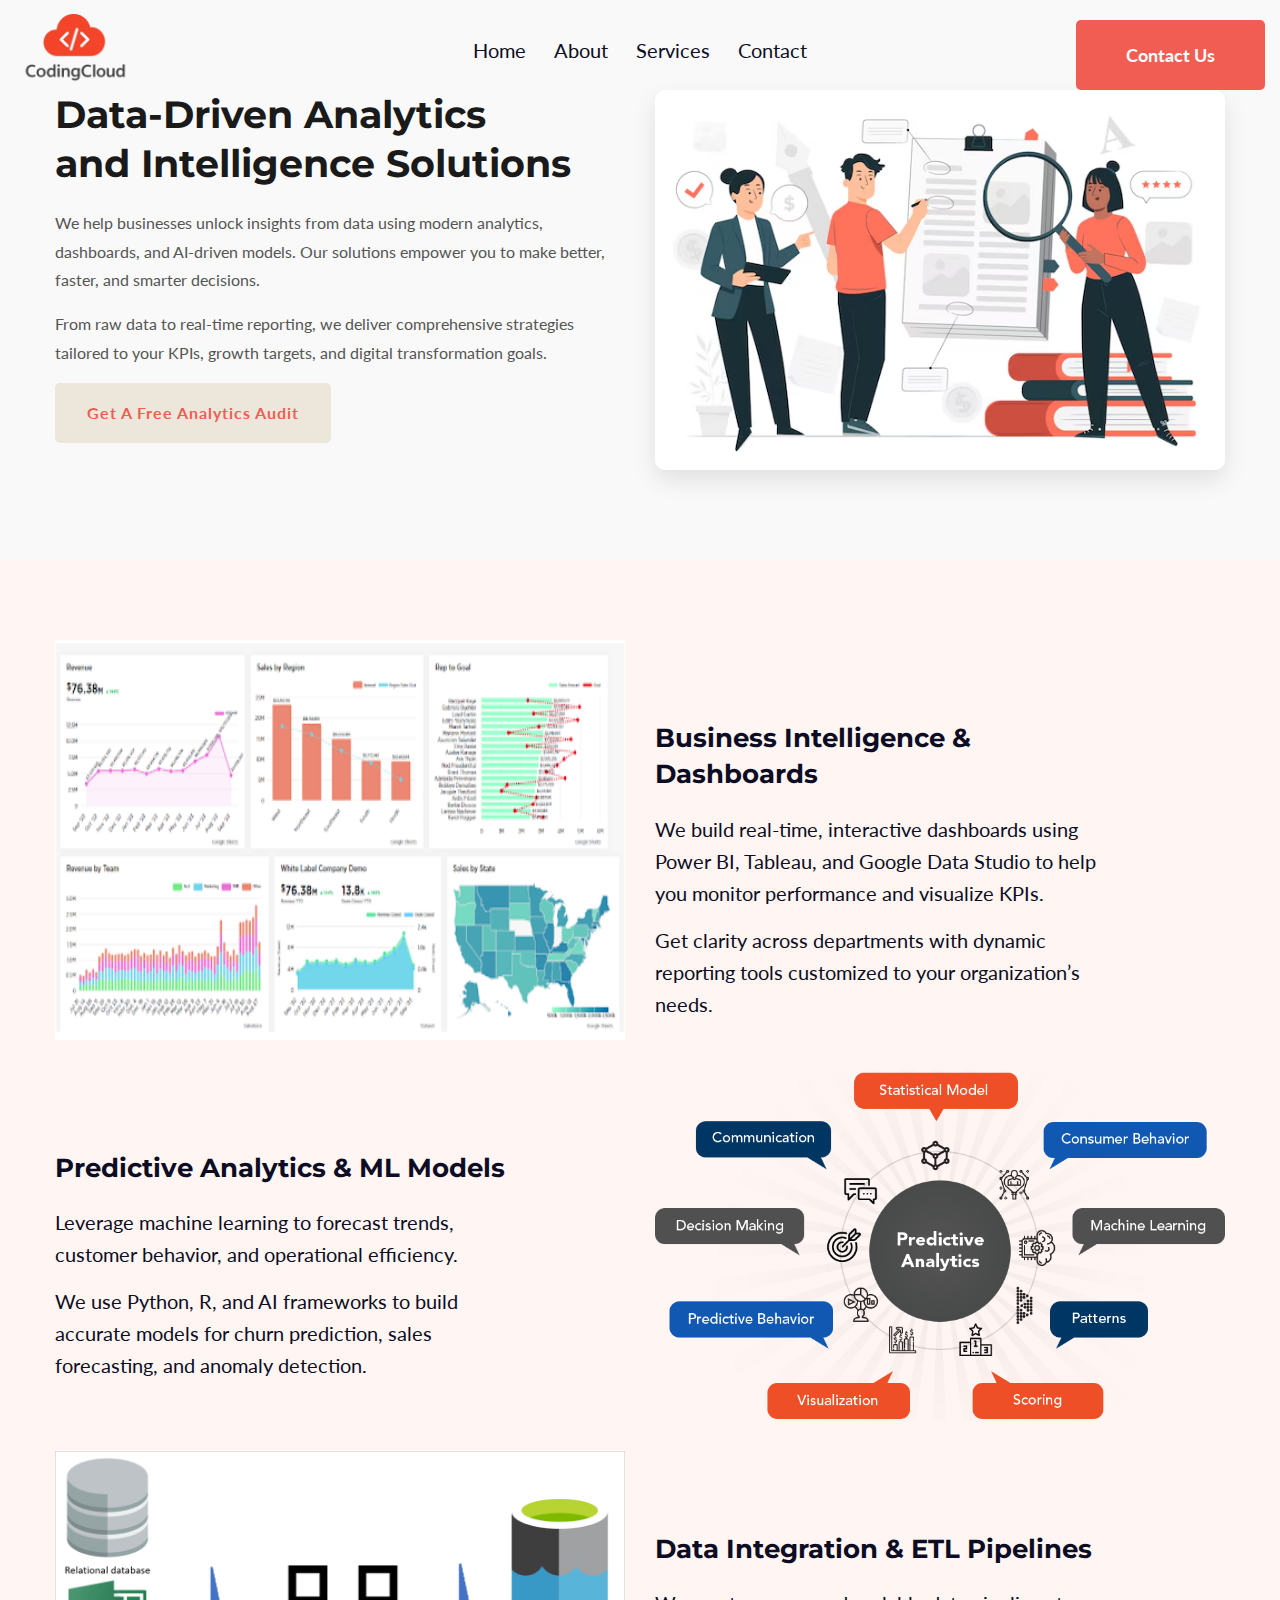
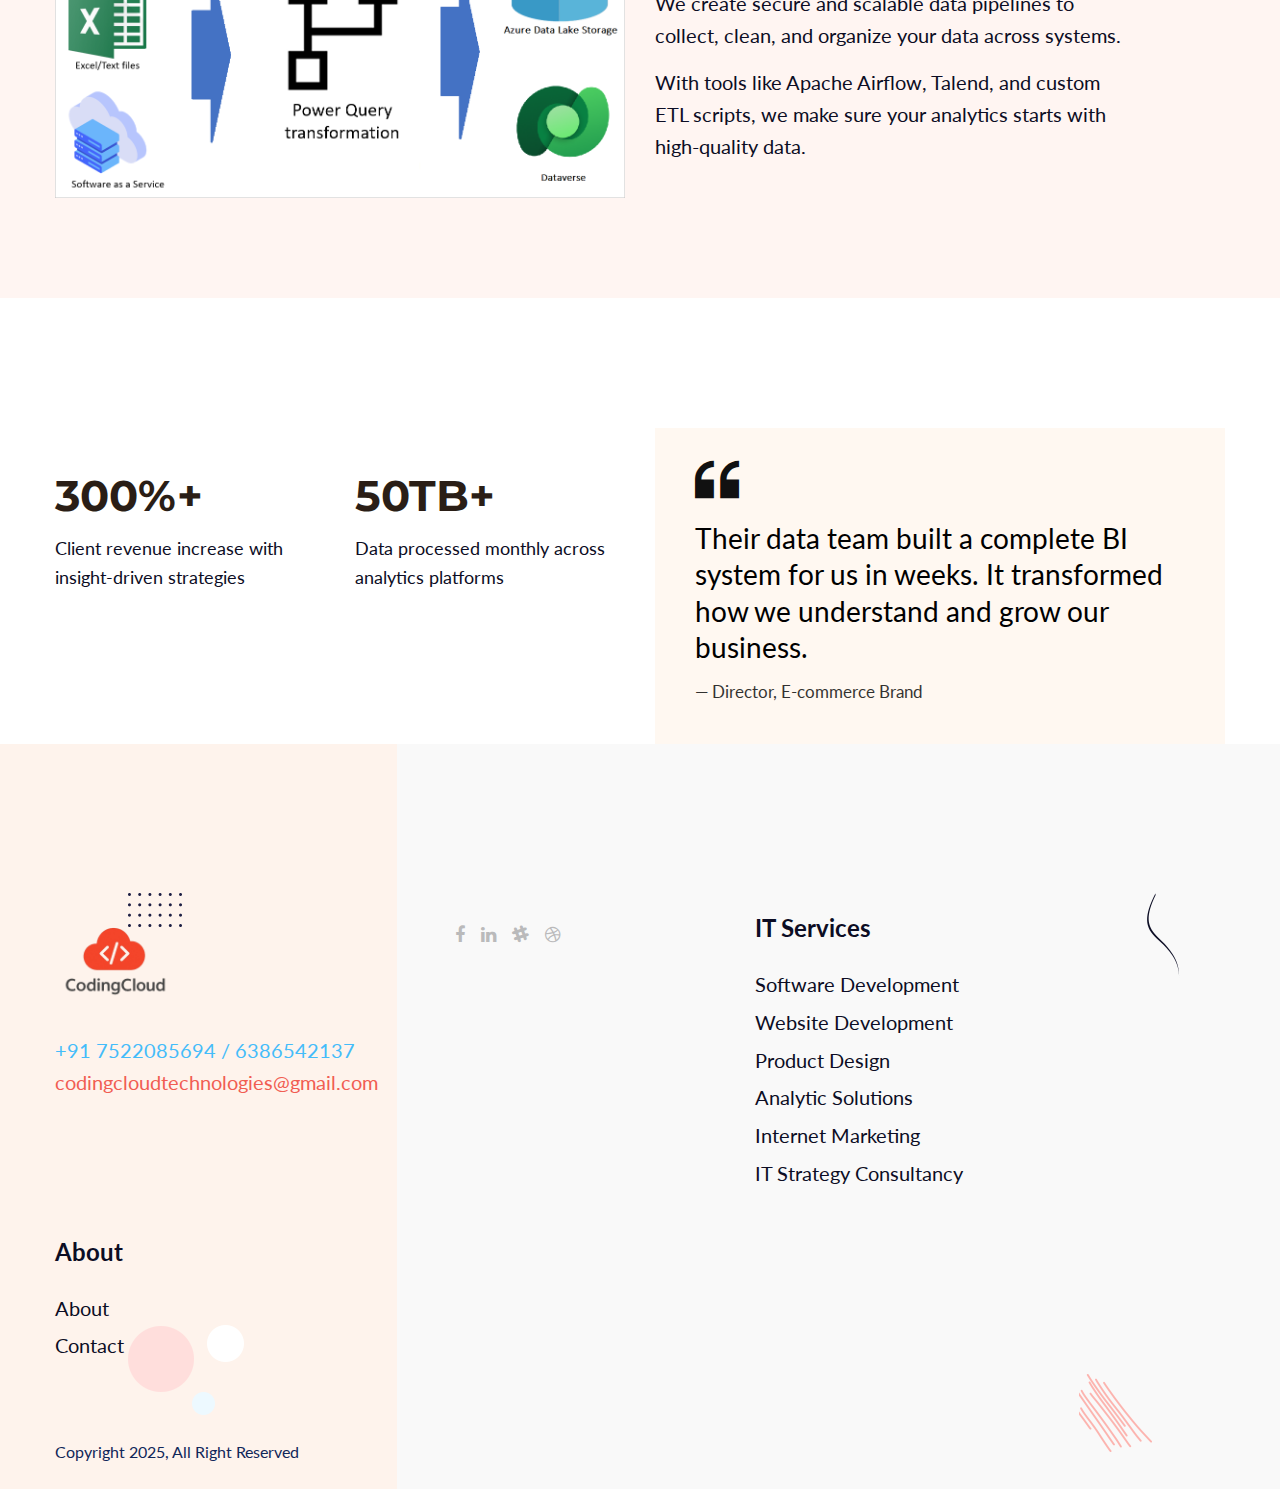
<file: analytic-solution.html>
<!DOCTYPE html>
<html>

<head>
<meta charset="utf-8">
<title></title>
<!-- Stylesheets -->
<link href="css/bootstrap.css" rel="stylesheet">
<link href="css/style.css" rel="stylesheet">
<link href="css/responsive.css" rel="stylesheet">

<link href="https://fonts.googleapis.com/css2?family=Lato:wght@100;300;400;700;900&amp;family=Montserrat:wght@100;200;300;400;500;600;700;800;900&amp;family=Noto+Sans+TC:wght@400;500;700;900&amp;display=swap" rel="stylesheet">

<link rel="shortcut icon" href="images/favicon.png" type="image/x-icon">
<link rel="icon" href="images/favicon.png" type="image/x-icon">

<!-- Responsive -->
<meta http-equiv="X-UA-Compatible" content="IE=edge">
<meta name="viewport" content="width=device-width, initial-scale=1.0, maximum-scale=1.0, user-scalable=0">
<style>

.analytics-section {
    padding: 90px 0;
    background-color: #f9f9f9;
    position: relative;
}

.analytics-section .inner-column h2 {
    font-size: 38px;
    font-weight: 700;
    margin-bottom: 20px;
    color: #1a1a1a;
}

.analytics-section .text p {
    font-size: 16px;
    color: #555;
    line-height: 1.8;
    margin-bottom: 15px;
}

.analytics-section .proposal-btn {
    margin-top: 20px;
    background-color: #1f7a8c;
    color: #fff;
    padding: 12px 30px;
    border-radius: 5px;
    display: inline-block;
    text-decoration: none;
    transition: 0.3s ease-in-out;
}

.analytics-section .proposal-btn:hover {
    background-color: #105460;
    color: #fff;
}

.analytics-section .image img {
    max-width: 100%;
    border-radius: 10px;
    box-shadow: 0 10px 25px rgba(0, 0, 0, 0.1);
}

</style>
</head>

<body>

<div class="page-wrapper">
 	
    <!-- Preloader -->
    <div class="preloader"></div>
 	
 	<!-- Main Header / Header Style Four -->
    <header class="main-header header-style-four">
    	
		<!--Header-Upper-->
        <div class="header-upper">
        	<div class="auto-container clearfix">
            	
				<div class="pull-left logo-box">
					<div class="logo"><a href="index.html"><img src="images/log.png" alt="" title="" style="height:120px;margin-top:-30px;"></a></div>
				</div>
				
				<div class="nav-outer clearfix">
					<!--Mobile Navigation Toggler-->
					<div class="mobile-nav-toggler"><span class="icon flaticon-menu"></span></div>
					<!-- Main Menu -->
					<nav class="main-menu navbar-expand-md" style="margin-top:-30px;">
						<div class="navbar-header">
							<!-- Toggle Button -->    	
							<button class="navbar-toggler" type="button" data-toggle="collapse" data-target="#navbarSupportedContent" aria-controls="navbarSupportedContent" aria-expanded="false" aria-label="Toggle navigation">
								<span class="icon-bar"></span>
								<span class="icon-bar"></span>
								<span class="icon-bar"></span>
							</button>
						</div>
						
						<div class="navbar-collapse collapse clearfix" id="navbarSupportedContent">
							<ul class="navigation clearfix">
								<li ><a href="index.html">Home</a>
									
								</li>
								<li ><a href="about.html">About</a>
									
								</li>
								<li class="dropdown"><a href="#">Services</a>
									<ul>
										<li><a href="software-development.html">Software Development</a></li>
										<li><a href="website-development.html">Website Development</a></li>
										<li><a href="product-design.html">Product Design</a></li>
										<li><a href="analytic-solution.html">Analytic Solutions</a></li>
										<li><a href="internet-marketing.html">Internet Marketing</a></li>
										<li><a href="strategy-consultancy.html">IT Strategy Consultancy</a></li>
									</ul>
								</li>
								<!--<li class="dropdown"><a href="#">Case Studio</a>
									<ul>
										<li><a href="case-studio.html">Case Studio</a></li>
										<li><a href="case-studio-2.html">Case Studio 02</a></li>
										<li><a href="case-detail.html">Case Detail</a></li>
									</ul>
								</li>
								<li ><a href="blog.html">Blog</a>
									
								</li>-->
								<li><a href="contact.html">Contact</a></li>
							</ul>
						</div>
					</nav>
					
					<!-- Main Menu End-->
					<div class="outer-box clearfix">
						
						<!-- Phone Box -->
						<div class="phone-box">
							<a href="tel:+91 7522085694">+91 7522085694</a>
						</div>
						<!-- End Phone Box -->
						
						<!-- Btn Box -->
						<div class="btn-box">
							<a href="contact.html" class="theme-btn btn-style-three"><span class="txt">Contact us</span></a>
						</div>
						<!-- End Btn Box -->
						
					</div>
				</div>
				
            </div>
        </div>
        <!--End Header Upper-->
        
		<!-- Sticky Header  -->
        <div class="sticky-header">
            <div class="auto-container clearfix">
                <!--Logo-->
                <div class="logo pull-left">
                    <a href="index.html" title=""><img src="images/log.png" alt="" title="" style="height:120px;margin-top:-30px;"></a>
                </div>
                <!--Right Col-->
                <div class="pull-right">
                    <!-- Main Menu -->
                    <nav class="main-menu">
                        <!--Keep This Empty / Menu will come through Javascript-->
                    </nav>
					<!-- Main Menu End-->
					
					<!-- Main Menu End-->
				
                </div>
            </div>
        </div>
		<!-- End Sticky Menu -->
    
		<!-- Mobile Menu  -->
        <div class="mobile-menu">
            <div class="menu-backdrop"></div>
            <div class="close-btn"><span class="icon flaticon-multiply"></span></div>
            
            <nav class="menu-box">
                <div class="nav-logo"><a href="index.html"><img src="images/log.png" alt="" title=""></a></div>
                <div class="menu-outer"><!--Here Menu Will Come Automatically Via Javascript / Same Menu as in Header--></div>
            </nav>
        </div><!-- End Mobile Menu -->
	
    </header>
    <!-- End Main Header -->
	
	
	
	
	
	
	
	
	
	<!-- Analytics Solutions Section -->
<section class="analytics-section">
    <div class="auto-container">
        <div class="row clearfix">
            <!-- Content Column -->
            <div class="content-column col-lg-6 col-md-12 col-sm-12">
                <div class="inner-column">
                    <h2>Data-Driven Analytics <br>and Intelligence Solutions</h2>
                    <div class="text">
                        <p>We help businesses unlock insights from data using modern analytics, dashboards, and AI-driven models. Our solutions empower you to make better, faster, and smarter decisions.</p>
                        <p>From raw data to real-time reporting, we deliver comprehensive strategies tailored to your KPIs, growth targets, and digital transformation goals.</p>
                    </div>
                    <a href="contact.html" class="theme-btn btn-style-five">Get a Free Analytics Audit</a>
                </div>
            </div>
            <!-- Image Column -->
            <div class="image-column col-lg-6 col-md-12 col-sm-12">
                <div class="inner-column">
                    <div class="image titlt" data-tilt data-tilt-max="4">
                        <img src="images/ana.avif" alt="Analytics Solutions">
                    </div>
                </div>
            </div>
        </div>
    </div>
</section>

<!-- Analytics Features Section -->
<section class="designing-section">
    <div class="auto-container">

        <!-- BI & Dashboarding -->
        <div class="design-block style-one">
            <div class="row clearfix">
                <div class="image-column col-lg-6 col-md-12 col-sm-12">
                    <div class="inner-column">
                        <div class="image titlt" data-tilt data-tilt-max="4">
                        <img src="images/dash.png" alt="BI Dashboard" style="height:400px;"/>
                        </div>
                    </div>
                </div>
                <div class="content-column col-lg-6 col-md-12 col-sm-12">
                    <div class="inner-column">
                        <h3>Business Intelligence & Dashboards</h3>
                        <div class="text">
                            <p>We build real-time, interactive dashboards using Power BI, Tableau, and Google Data Studio to help you monitor performance and visualize KPIs.</p>
                            <p>Get clarity across departments with dynamic reporting tools customized to your organization’s needs.</p>
                        </div>
                    </div>
                </div>
            </div>
        </div>

        <!-- Predictive Analytics -->
        <div class="design-block">
            <div class="row clearfix">
                <div class="content-column col-lg-6 col-md-12 col-sm-12">
                    <div class="inner-column">
                        <h3>Predictive Analytics & ML Models</h3>
                        <div class="text">
                            <p>Leverage machine learning to forecast trends, customer behavior, and operational efficiency.</p>
                            <p>We use Python, R, and AI frameworks to build accurate models for churn prediction, sales forecasting, and anomaly detection.</p>
                        </div>
                    </div>
                </div>
                <div class="image-column col-lg-6 col-md-12 col-sm-12">
                    <div class="inner-column">
                        <div class="image titlt" data-tilt data-tilt-max="4">
                            <img src="images/pre.png" alt="Machine Learning Models">
                        </div>
                    </div>
                </div>
            </div>
        </div>

        <!-- Data Integration -->
        <div class="design-block style-one">
            <div class="row clearfix">
                <div class="image-column col-lg-6 col-md-12 col-sm-12">
                    <div class="inner-column">
                        <div class="image titlt" data-tilt data-tilt-max="4">
                            <img src="images/etl.png" alt="Data Integration">
                        </div>
                    </div>
                </div>
                <div class="content-column col-lg-6 col-md-12 col-sm-12">
                    <div class="inner-column">
                        <h3>Data Integration & ETL Pipelines</h3>
                        <div class="text">
                            <p>We create secure and scalable data pipelines to collect, clean, and organize your data across systems.</p>
                            <p>With tools like Apache Airflow, Talend, and custom ETL scripts, we make sure your analytics starts with high-quality data.</p>
                        </div>
                    </div>
                </div>
            </div>
        </div>

    </div>
</section>

<!-- Analytics Stats & Testimonial -->
<section class="program-section">
    <div class="auto-container">
        <div class="lower-box">
            <div class="color-one"></div>
            <div class="color-two"></div>
            <div class="row clearfix">
                <!-- Counter Column -->
                <div class="counter-column col-lg-6 col-md-12 col-sm-12">
                    <div class="inner-column">
                        <div class="row clearfix">
                            <div class="column col-lg-6 col-md-6 col-sm-12">
                                <h2>300%+</h2>
                                <div class="text">Client revenue increase with insight-driven strategies</div>
                            </div>
                            <div class="column col-lg-6 col-md-6 col-sm-12">
                                <h2>50TB+</h2>
                                <div class="text">Data processed monthly across analytics platforms</div>
                            </div>
                        </div>
                    </div>
                </div>
                <!-- Quote Column -->
                <div class="quote-column col-lg-6 col-md-12 col-sm-12">
                    <div class="inner-column">
                        <div class="quote-icon flaticon-quote-1"></div>
                        <div class="text">Their data team built a complete BI system for us in weeks. It transformed how we understand and grow our business.</div>
                        <div class="designation">— Director, E-commerce Brand</div>
                    </div>
                </div>
            </div>
        </div>
    </div>
</section>

	
	
	
	
	
	
	
	
	
	
	
	
	
	
	
	
	
	
	
	
	
	
	
	<footer class="main-footer">
		<div class="color-layer"></div>
		<div class="pattern-layer-one" style="background-image: url(images/icons/icon-6.png)"></div>
		<div class="pattern-layer-two" style="background-image: url(images/icons/icon-1.png)"></div>
		<div class="pattern-layer-three" style="background-image: url(images/icons/icon-7.png)"></div>
		<div class="pattern-layer-four" style="background-image: url(images/icons/icon-8.png)"></div>
    	<div class="auto-container">
        	<!--Widgets Section-->
            <div class="widgets-section">
            	<div class="row clearfix">
                	
					<!-- Footer Column -->
					<div class="footer-column col-lg-4 col-md-6 col-sm-12">
						<div class="footer-widget logo-widget">
							<div class="logo">
								<a href="index.html"><img src="images/log.png" alt="" style="height:120px;"/></a>
							</div>
							<ul class="info-list">
								<li><a href="tel:+91 7522085694"> +91 7522085694 / 6386542137</a></li>
								<li><a href="mailto:codingcloudtechnologies@gmail.com"> codingcloudtechnologies@gmail.com</a></li>
							</ul>
						</div>
					</div>
					
					<!-- Footer Column -->
					<div class="footer-column col-lg-3 col-md-6 col-sm-12">
						<div class="footer-widget address-widget">
							<!-- <h4>Addresss</h4>
							<ul class="address-list">
								<li>141 washington St, Suite 405 woburn, MA 01801</li>
								<li>85 Delancey Street, state 4 London</li>
							</ul>  -->
							<!-- Social Box -->
							<ul class="social-box">
								<li><a href="#" class="fa fa-facebook-f"></a></li>
								<li><a href="#" class="fa fa-linkedin"></a></li>
								<li><a href="#" class="fa fa-slack"></a></li>
								<li><a href="#" class="fa fa-dribbble"></a></li>
							</ul>
						</div>
					</div>
					
					<!-- Footer Column -->
					<div class="footer-column col-lg-3 col-md-6 col-sm-12">
						<div class="footer-widget list-widget">
							<h4>IT Services</h4>
							<ul class="list">
								<li><a href="software-development.html">Software Development</a></li>
										<li><a href="website-development.html">Website Development</a></li>
										<li><a href="product-design.html">Product Design</a></li>
										<li><a href="analytic-solution.html">Analytic Solutions</a></li>
										<li><a href="internet-marketing.html">Internet Marketing</a></li>
										<li><a href="strategy-consultancy.html">IT Strategy Consultancy</a></li>
							</ul>
						</div>
					</div>
					
					<!-- Footer Column -->
					<div class="footer-column col-lg-3 col-md-6 col-sm-12">
						<div class="footer-widget list-widget">
							<h4>About</h4>
							<ul class="list">
								<li><a href="about.html">About</a></li>
								<li><a href="contact.html">Contact</a></li>
								
							</ul>
						</div>
					</div>
					
				</div>
			</div>
			
			<!-- Footer Bottom -->
			<div class="footer-bottom">
				<div class="row clearfix">
					
					<!-- Copyright Column -->
					<div class="copyright-column col-lg-6 col-md-12 col-sm-12">
						<div class="copyright">Copyright 2025, All Right Reserved</div>
					</div>
					
					<!-- Nav Column -->
					
					
				</div>
			</div>
			
		</div>
	</footer>
	
</div>
<!--End pagewrapper-->

<!--Scroll to top-->
<div class="scroll-to-top scroll-to-target" data-target="html"><span class="fa fa-arrow-up"></span></div>

<script src="js/jquery.js"></script>
<script src="js/popper.min.js"></script>
<script src="js/bootstrap.min.js"></script>
<script src="js/jquery.mCustomScrollbar.concat.min.js"></script>
<script src="js/jquery.fancybox.js"></script>
<script src="js/appear.js"></script>
<script src="js/parallax.min.js"></script>
<script src="js/tilt.jquery.min.js"></script>
<script src="js/jquery.paroller.min.js"></script>
<script src="js/owl.js"></script>
<script src="js/wow.js"></script>
<script src="js/nav-tool.js"></script>
<script src="js/jquery-ui.js"></script>
<script src="js/script.js"></script>

</body>


</html>
</file>
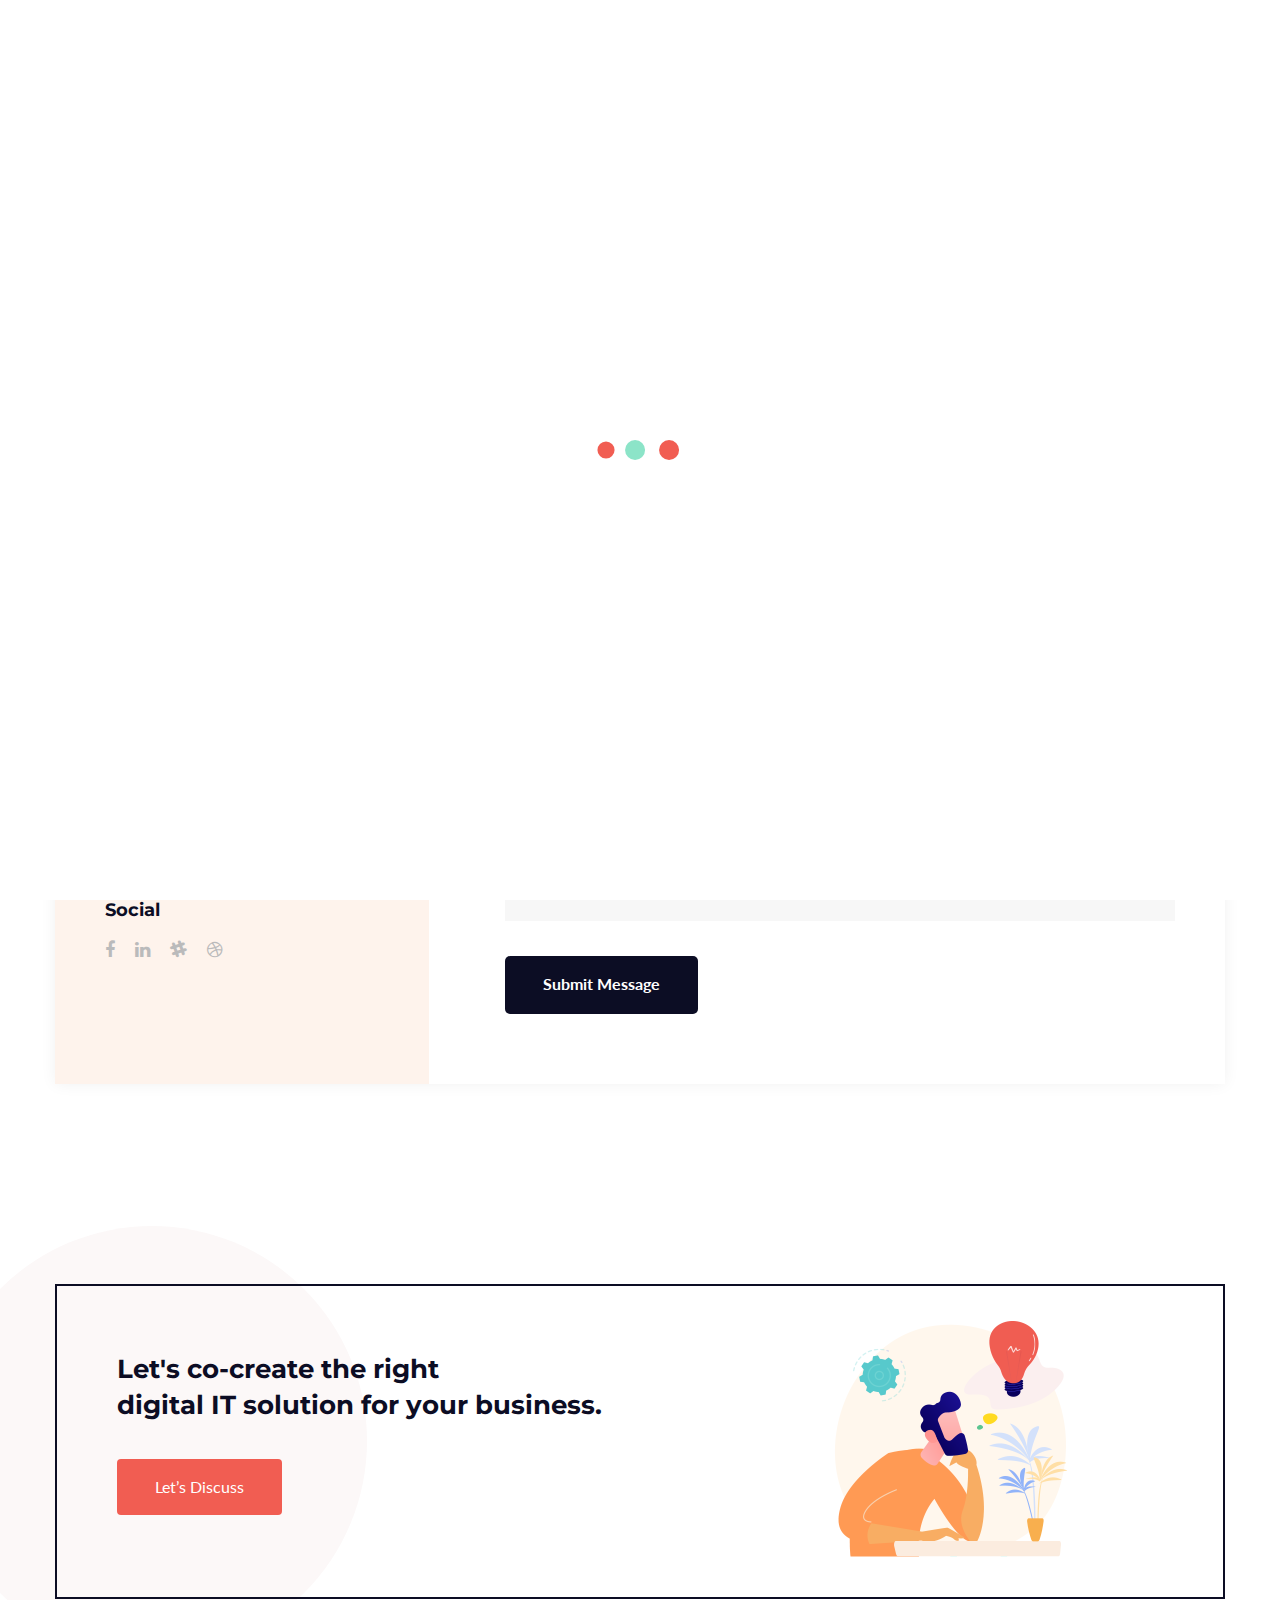
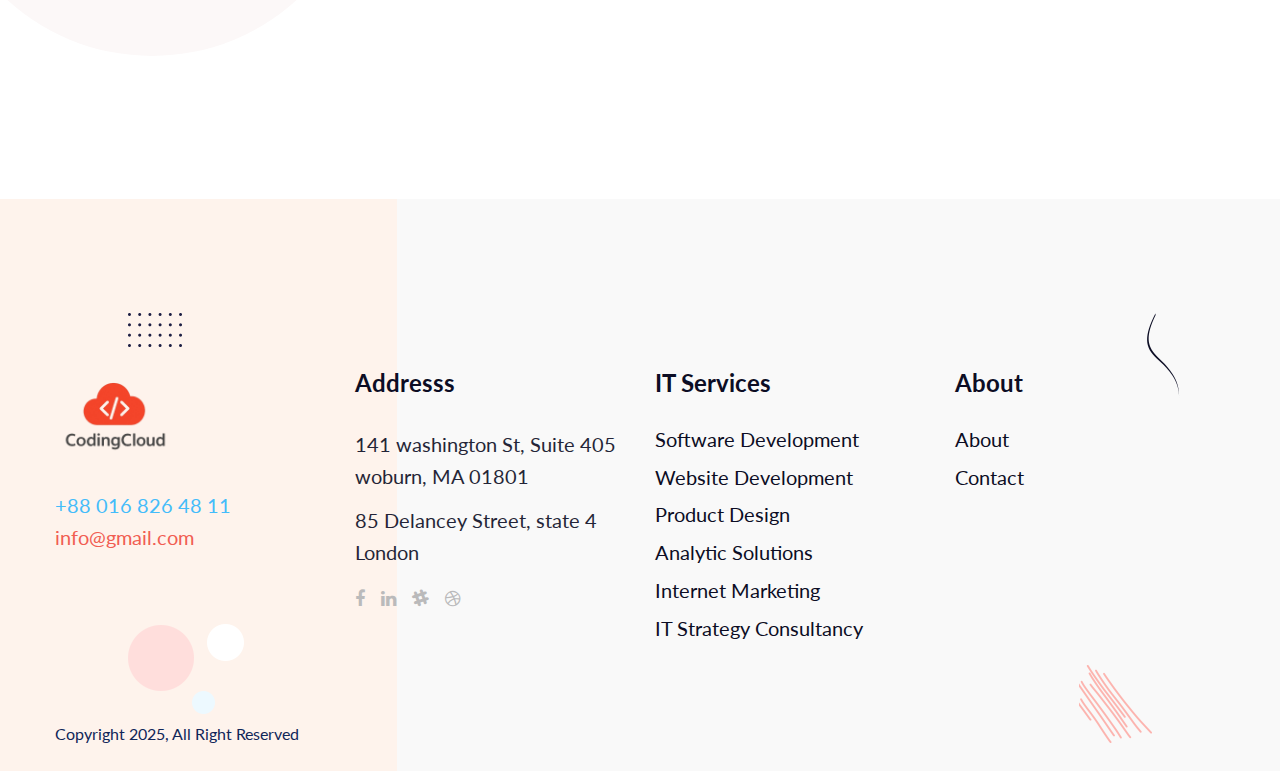
<file: contact.html>
<!DOCTYPE html>
<html>

<head>
<meta charset="utf-8">
<title></title>
<!-- Stylesheets -->
<link href="css/bootstrap.css" rel="stylesheet">
<link href="css/style.css" rel="stylesheet">
<link href="css/responsive.css" rel="stylesheet">

<link href="https://fonts.googleapis.com/css2?family=Lato:wght@100;300;400;700;900&amp;family=Montserrat:wght@100;200;300;400;500;600;700;800;900&amp;family=Noto+Sans+TC:wght@400;500;700;900&amp;display=swap" rel="stylesheet">

<link rel="shortcut icon" href="images/favicon.png" type="image/x-icon">
<link rel="icon" href="images/favicon.png" type="image/x-icon">

<!-- Responsive -->
<meta http-equiv="X-UA-Compatible" content="IE=edge">
<meta name="viewport" content="width=device-width, initial-scale=1.0, maximum-scale=1.0, user-scalable=0">

</head>

<body>

<div class="page-wrapper">
 	
    <!-- Preloader -->
    <div class="preloader"></div>
 	
 	<!-- Main Header / Header Style Four -->
    <header class="main-header header-style-four">
    	
		<!--Header-Upper-->
        <div class="header-upper">
        	<div class="auto-container clearfix">
            	
				<div class="pull-left logo-box">
					<div class="logo"><a href="index.html"><img src="images/log.png" alt="" title="" style="height:120px;margin-top:-30px;"></a></div>
				</div>
				
				<div class="nav-outer clearfix">
					<!--Mobile Navigation Toggler-->
					<div class="mobile-nav-toggler"><span class="icon flaticon-menu"></span></div>
					<!-- Main Menu -->
					<nav class="main-menu navbar-expand-md" style="margin-top:-30px;">
						<div class="navbar-header">
							<!-- Toggle Button -->    	
							<button class="navbar-toggler" type="button" data-toggle="collapse" data-target="#navbarSupportedContent" aria-controls="navbarSupportedContent" aria-expanded="false" aria-label="Toggle navigation">
								<span class="icon-bar"></span>
								<span class="icon-bar"></span>
								<span class="icon-bar"></span>
							</button>
						</div>
						
						<div class="navbar-collapse collapse clearfix" id="navbarSupportedContent">
							<ul class="navigation clearfix">
								<li ><a href="index.html">Home</a>
									
								</li>
								<li ><a href="about.html">About</a>
									
								</li>
								<li class="dropdown"><a href="#">Services</a>
									<ul>
										<li><a href="software-development.html">Software Development</a></li>
										<li><a href="website-development.html">Website Development</a></li>
										<li><a href="product-design.html">Product Design</a></li>
										<li><a href="analytic-solution.html">Analytic Solutions</a></li>
										<li><a href="internet-marketing.html">Internet Marketing</a></li>
										<li><a href="strategy-consultancy.html">IT Strategy Consultancy</a></li>
									</ul>
								</li>
								<!--<li class="dropdown"><a href="#">Case Studio</a>
									<ul>
										<li><a href="case-studio.html">Case Studio</a></li>
										<li><a href="case-studio-2.html">Case Studio 02</a></li>
										<li><a href="case-detail.html">Case Detail</a></li>
									</ul>
								</li>-->
								<!--<li ><a href="blog.html">Blog</a>
									
								</li>-->
								<li><a href="contact.html">Contact</a></li>
							</ul>
						</div>
					</nav>
					
					<!-- Main Menu End-->
					<div class="outer-box clearfix">
						
						<!-- Phone Box -->
						<div class="phone-box">
							<a href="tel:+00-883-48-101">+00 883 48 101</a>
						</div>
						<!-- End Phone Box -->
						
						<!-- Btn Box -->
						<div class="btn-box">
							<a href="contact.html" class="theme-btn btn-style-five" style="background:black;"><span class="txt">Contact us</span></a>
						</div>
						<!-- End Btn Box -->
						
					</div>
				</div>
				
            </div>
        </div>
        <!--End Header Upper-->
        
		<!-- Sticky Header  -->
        <div class="sticky-header">
            <div class="auto-container clearfix">
                <!--Logo-->
                <div class="logo pull-left">
                    <a href="index.html" title=""><img src="images/log.png" alt="" title="" style="height:120px;margin-top:-30px;"></a>
                </div>
                <!--Right Col-->
                <div class="pull-right">
                    <!-- Main Menu -->
                    <nav class="main-menu">
                        <!--Keep This Empty / Menu will come through Javascript-->
                    </nav>
					<!-- Main Menu End-->
					
		
					
					<!-- Main Menu End-->
				
                </div>
            </div>
        </div>
		<!-- End Sticky Menu -->
    
		<!-- Mobile Menu  -->
        <div class="mobile-menu">
            <div class="menu-backdrop"></div>
            <div class="close-btn"><span class="icon flaticon-multiply"></span></div>
            
            <nav class="menu-box">
                <div class="nav-logo"><a href="index.html"><img src="images/log.png" alt="" title=""></a></div>
                <div class="menu-outer"><!--Here Menu Will Come Automatically Via Javascript / Same Menu as in Header--></div>
            </nav>
        </div><!-- End Mobile Menu -->
	
    </header>
    <!-- End Main Header -->
	
	
	


<!-- Page Title Section / Style Five -->
    <section class="page-title-section style-five">
		<div class="left-color-layer"></div>
		<div class="right-color-layer"></div>
		<div class="icon-layer-one" style="background-image: url(images/icons/icon-1.png)"></div>
		<div class="icon-layer-two" style="background-image: url(images/icons/icon-4.png)"></div>
		<div class="icon-layer-three" style="background-image: url(images/icons/icon-1.png)"></div>
		<div class="icon-layer-four" style="background-image: url(images/icons/icon-12.png)"></div>
		<div class="icon-layer-five" style="background-image: url(images/icons/icon-10.png)"></div>
		<div class="auto-container">
            <!-- Content Boxed -->
			<div class="content-boxed">
				<div class="inner-box">
					<div class="title">Contact</div>
					<h2>Leave us a little info</h2>
					
				</div>
			</div>
		</div>
	</section>
	<!-- End Page Title Section -->
	
	<!-- Contact Page Section -->
    <section class="contact-page-section">
		<div class="auto-container">
			<div class="inner-container">
				<div class="row clearfix">
					
					<!-- Info Block -->
					<div class="info-block col-lg-4 col-md-12 col-sm-12">
						<div class="inner-column">
							<ul class="list">
								<li>
									<span class="icon"><img src="images/icons/map.png" alt="" /></span>
									<strong>Location</strong>
									Building 543 Bournadi bus stand Barisal 11454, Berlin, Germany
								</li>
								<li>
									<span class="icon"></span>
									<strong>Email</strong>
									<a href="mailto:supportit@email.com">supportit@email.com</a>
								</li>
								<li>
									<span class="icon"></span>
									<strong>Phone</strong>
									<a href="tel:+112-334-106-610">+112 334 106 610</a><br>
									<a href="tel:+8801-648-101-51">+8801 648 101 51</a>
								</li>
								<li>
									<strong>Social</strong>
									<a href="#" class="fa fa-facebook-f"></a>
									<a href="#" class="fa fa-linkedin"></a>
									<a href="#" class="fa fa-slack"></a>
									<a href="#" class="fa fa-dribbble"></a>
								</li>
							</ul>
						</div>
					</div>
					
					<!-- Form Block -->
					<div class="form-block col-lg-8 col-md-12 col-sm-12">
						<div class="inner-column">
							<!-- Title Box -->
							<div class="title-box">
								<h3>Send a message</h3>
								<div class="text">Lorem ipsum dolor sit amet, consectetur adipiscing elit. Ut blandit <br> arcu in pretium.</div>
							</div>
							
							<!-- Contact Form -->
							<div class="contact-form">
								<form method="post" action="https://themazine.com/html/Esonit/Esonit/sendemail.php" id="contact-form">
									<div class="row clearfix">
										<div class="form-group col-lg-6 col-md-6 col-sm-12">
											<input type="text" name="username" placeholder="Name" required>
										</div>
										
										<div class="form-group col-lg-6 col-md-6 col-sm-12">
											<input type="email" name="email" placeholder="Email" required>
										</div>
										
										<div class="form-group col-lg-6 col-md-6 col-sm-12">
											<input type="text" name="phone" placeholder="Phone" required>
										</div>
										
										<div class="form-group col-lg-6 col-md-6 col-sm-12">
											<input type="text" name="subject" placeholder="Subject" required>
										</div>
										
										<div class="form-group col-lg-12 col-md-12 col-sm-12">
											<textarea name="message" placeholder="message"></textarea>
										</div>
									
										<div class="form-group col-lg-12 col-md-12 col-sm-12">
											<button class="theme-btn submit-btn" type="submit" name="submit-form">Submit Message</button>
										</div>
									</div>
								</form>
							</div>
							
						</div>
					</div>
					
				</div>
			</div>
		</div>
	</section>
	<!-- End Contact Page Section -->
	
	<!-- Discuss Section -->
    <section class="discuss-section">
		<div class="auto-container">
			<div class="inner-container">
				<div class="color-layer"></div>
				<div class="row clearfix">
					
					<!-- Title Block -->
					<div class="title-column col-lg-8 col-md-12 col-sm-12">
						<div class="inner-column">
							<h3>Let's co-create the right <br> digital IT solution for your business.</h3>
							<a href="#" class="theme-btn btn-style-one"><span class="txt">Let’s Discuss</span></a>
						</div>
					</div>
					
					<!-- Image Block -->
					<div class="image-column col-lg-4 col-md-12 col-sm-12">
						<div class="inner-column">
							<div class="image">
								<img src="images/resource/discuss.png" alt="" />
							</div>
						</div>
					</div>
					
				</div>
			</div>
		</div>
	</section>
	<!-- End Discuss Section -->
	
	
		
	
	
	<footer class="main-footer">
		<div class="color-layer"></div>
		<div class="pattern-layer-one" style="background-image: url(images/icons/icon-6.png)"></div>
		<div class="pattern-layer-two" style="background-image: url(images/icons/icon-1.png)"></div>
		<div class="pattern-layer-three" style="background-image: url(images/icons/icon-7.png)"></div>
		<div class="pattern-layer-four" style="background-image: url(images/icons/icon-8.png)"></div>
    	<div class="auto-container">
        	<!--Widgets Section-->
            <div class="widgets-section">
            	<div class="row clearfix">
                	
					<!-- Footer Column -->
					<div class="footer-column col-lg-3 col-md-6 col-sm-12">
						<div class="footer-widget logo-widget">
							<div class="logo">
								<a href="index.html"><img src="images/log.png" alt="" style="height:120px;"/></a>
							</div>
							<ul class="info-list">
								<li><a href="tel:+88-016-826-48-11"> +88 016 826 48 11</a></li>
								<li><a href="mailto:info@gmail.com"> info@gmail.com</a></li>
							</ul>
						</div>
					</div>
					
					<!-- Footer Column -->
					<div class="footer-column col-lg-3 col-md-6 col-sm-12">
						<div class="footer-widget address-widget">
							<h4>Addresss</h4>
							<ul class="address-list">
								<li>141 washington St, Suite 405 woburn, MA 01801</li>
								<li>85 Delancey Street, state 4 London</li>
							</ul>
							<!-- Social Box -->
							<ul class="social-box">
								<li><a href="#" class="fa fa-facebook-f"></a></li>
								<li><a href="#" class="fa fa-linkedin"></a></li>
								<li><a href="#" class="fa fa-slack"></a></li>
								<li><a href="#" class="fa fa-dribbble"></a></li>
							</ul>
						</div>
					</div>
					
					<!-- Footer Column -->
					<div class="footer-column col-lg-3 col-md-6 col-sm-12">
						<div class="footer-widget list-widget">
							<h4>IT Services</h4>
							<ul class="list">
								<li><a href="software-development.html">Software Development</a></li>
										<li><a href="website-development.html">Website Development</a></li>
										<li><a href="product-design.html">Product Design</a></li>
										<li><a href="analytic-solution.html">Analytic Solutions</a></li>
										<li><a href="internet-marketing.html">Internet Marketing</a></li>
										<li><a href="strategy-consultancy.html">IT Strategy Consultancy</a></li>
							</ul>
						</div>
					</div>
					
					<!-- Footer Column -->
					<div class="footer-column col-lg-3 col-md-6 col-sm-12">
						<div class="footer-widget list-widget">
							<h4>About</h4>
							<ul class="list">
								<li><a href="about.html">About</a></li>
								<li><a href="contact.html">Contact</a></li>
								
							</ul>
						</div>
					</div>
					
				</div>
			</div>
			
			<!-- Footer Bottom -->
			<div class="footer-bottom">
				<div class="row clearfix">
					
					<!-- Copyright Column -->
					<div class="copyright-column col-lg-6 col-md-12 col-sm-12">
						<div class="copyright">Copyright 2025, All Right Reserved</div>
					</div>
					
					<!-- Nav Column -->
					
					
				</div>
			</div>
			
		</div>
	</footer>
	
</div>
<!--End pagewrapper-->

<!--Scroll to top-->
<div class="scroll-to-top scroll-to-target" data-target="html"><span class="fa fa-arrow-up"></span></div>

<script src="js/jquery.js"></script>
<script src="js/popper.min.js"></script>
<script src="js/bootstrap.min.js"></script>
<script src="js/jquery.mCustomScrollbar.concat.min.js"></script>
<script src="js/jquery.fancybox.js"></script>
<script src="js/appear.js"></script>
<script src="js/parallax.min.js"></script>
<script src="js/tilt.jquery.min.js"></script>
<script src="js/jquery.paroller.min.js"></script>
<script src="js/owl.js"></script>
<script src="js/wow.js"></script>
<script src="js/nav-tool.js"></script>
<script src="js/jquery-ui.js"></script>
<script src="js/script.js"></script>

</body>


</html>
</file>
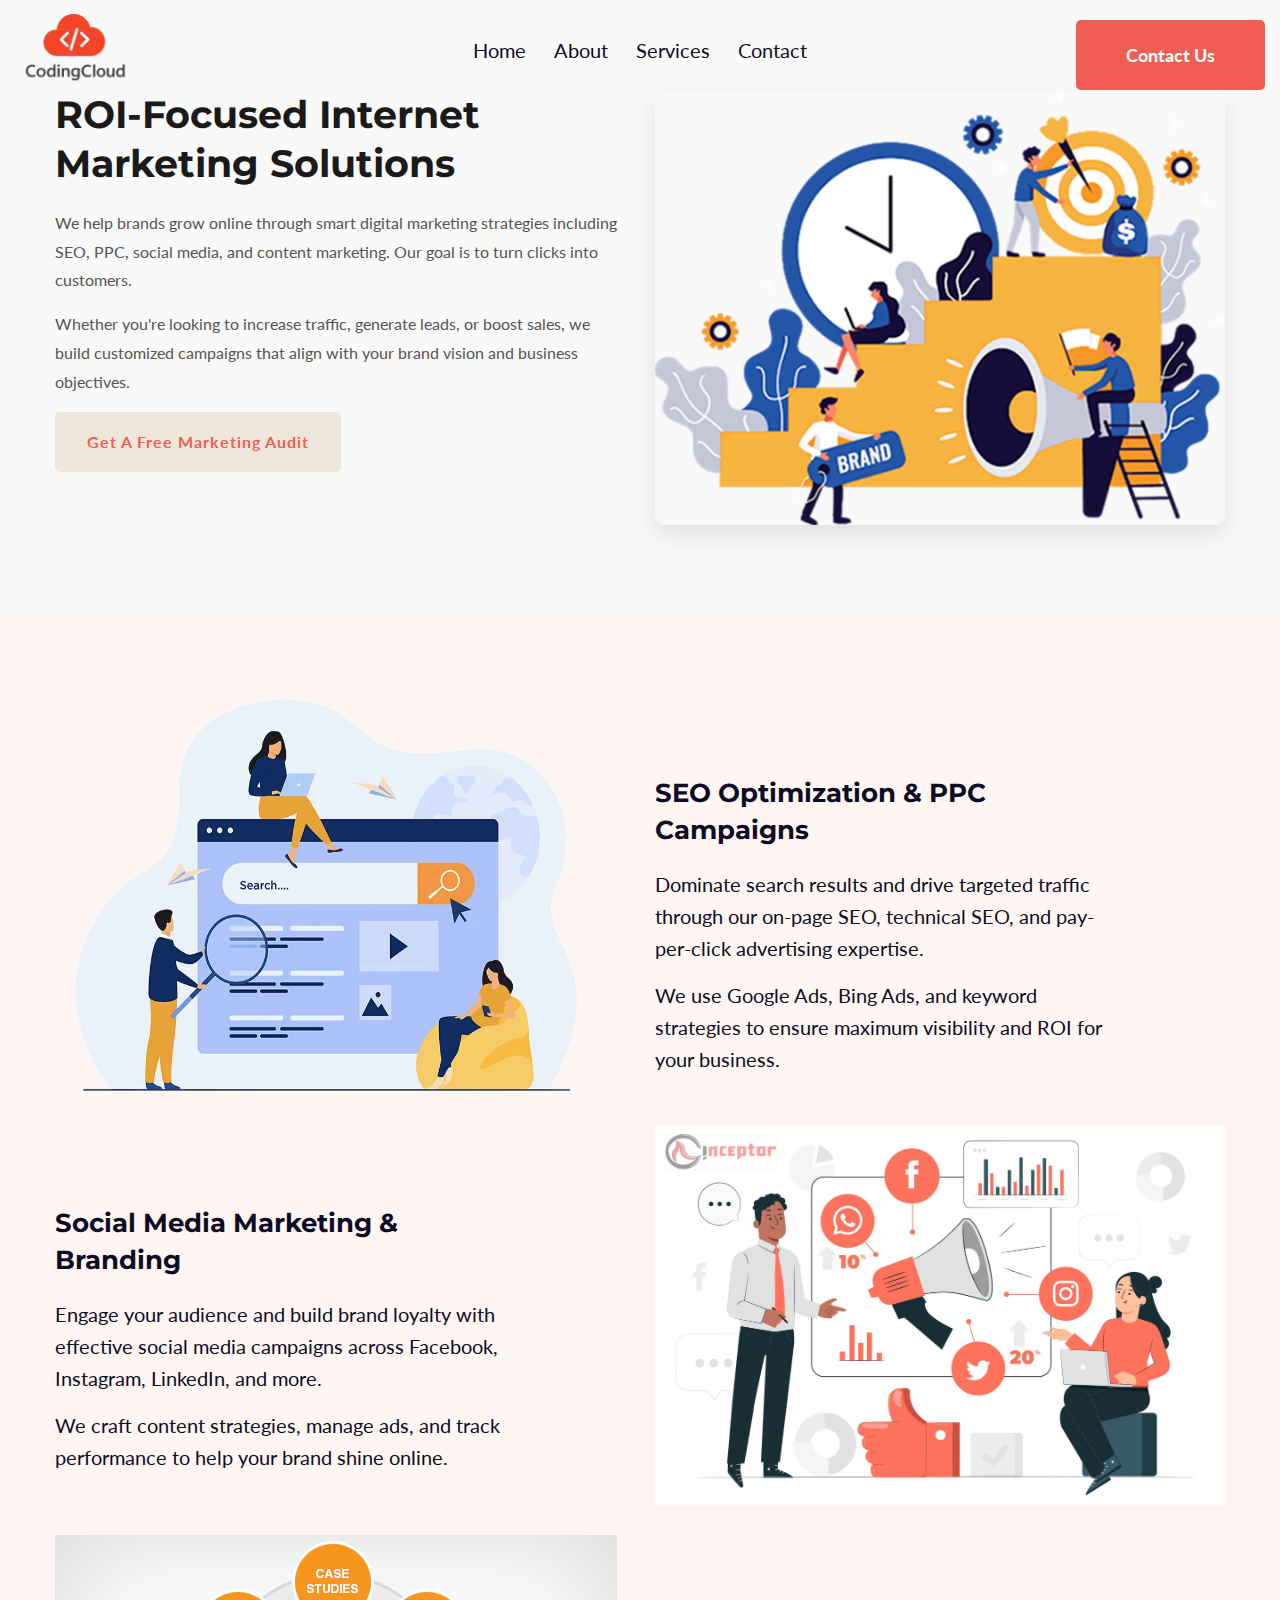
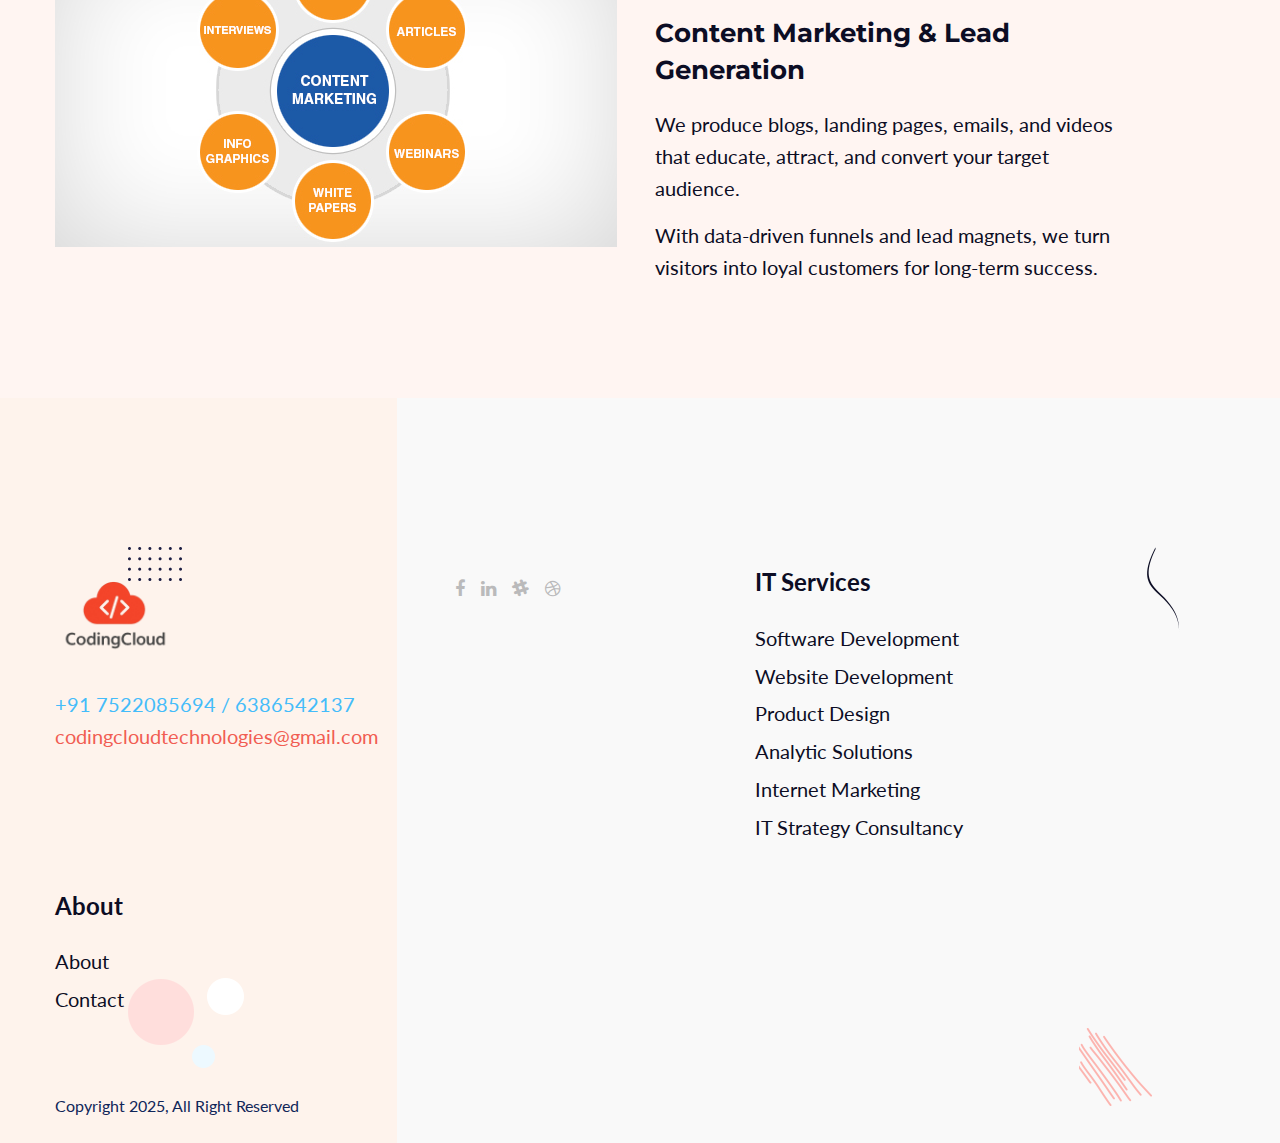
<file: internet-marketing.html>
<!DOCTYPE html>
<html>

<head>
<meta charset="utf-8">
<title></title>
<!-- Stylesheets -->
<link href="css/bootstrap.css" rel="stylesheet">
<link href="css/style.css" rel="stylesheet">
<link href="css/responsive.css" rel="stylesheet">

<link href="https://fonts.googleapis.com/css2?family=Lato:wght@100;300;400;700;900&amp;family=Montserrat:wght@100;200;300;400;500;600;700;800;900&amp;family=Noto+Sans+TC:wght@400;500;700;900&amp;display=swap" rel="stylesheet">

<link rel="shortcut icon" href="images/favicon.png" type="image/x-icon">
<link rel="icon" href="images/favicon.png" type="image/x-icon">

<!-- Responsive -->
<meta http-equiv="X-UA-Compatible" content="IE=edge">
<meta name="viewport" content="width=device-width, initial-scale=1.0, maximum-scale=1.0, user-scalable=0">
<style>

.analytics-section {
    padding: 90px 0;
    background-color: #f9f9f9;
    position: relative;
}

.analytics-section .inner-column h2 {
    font-size: 38px;
    font-weight: 700;
    margin-bottom: 20px;
    color: #1a1a1a;
}

.analytics-section .text p {
    font-size: 16px;
    color: #555;
    line-height: 1.8;
    margin-bottom: 15px;
}

.analytics-section .proposal-btn {
    margin-top: 20px;
    background-color: #1f7a8c;
    color: #fff;
    padding: 12px 30px;
    border-radius: 5px;
    display: inline-block;
    text-decoration: none;
    transition: 0.3s ease-in-out;
}

.analytics-section .proposal-btn:hover {
    background-color: #105460;
    color: #fff;
}

.analytics-section .image img {
    max-width: 100%;
    border-radius: 10px;
    box-shadow: 0 10px 25px rgba(0, 0, 0, 0.1);
}

</style>
</head>

<body>

<div class="page-wrapper">
 	
    <!-- Preloader -->
    <div class="preloader"></div>
 	
 	<!-- Main Header / Header Style Four -->
    <header class="main-header header-style-four">
    	
		<!--Header-Upper-->
        <div class="header-upper">
        	<div class="auto-container clearfix">
            	
				<div class="pull-left logo-box">
					<div class="logo"><a href="index.html"><img src="images/log.png" alt="" title="" style="height:120px;margin-top:-30px;"></a></div>
				</div>
				
				<div class="nav-outer clearfix">
					<!--Mobile Navigation Toggler-->
					<div class="mobile-nav-toggler"><span class="icon flaticon-menu"></span></div>
					<!-- Main Menu -->
					<nav class="main-menu navbar-expand-md" style="margin-top:-30px;">
						<div class="navbar-header">
							<!-- Toggle Button -->    	
							<button class="navbar-toggler" type="button" data-toggle="collapse" data-target="#navbarSupportedContent" aria-controls="navbarSupportedContent" aria-expanded="false" aria-label="Toggle navigation">
								<span class="icon-bar"></span>
								<span class="icon-bar"></span>
								<span class="icon-bar"></span>
							</button>
						</div>
						
						<div class="navbar-collapse collapse clearfix" id="navbarSupportedContent">
							<ul class="navigation clearfix">
								<li ><a href="index.html">Home</a>
									
								</li>
								<li ><a href="about.html">About</a>
									
								</li>
								<li class="dropdown"><a href="#">Services</a>
									<ul>
										<li><a href="software-development.html">Software Development</a></li>
										<li><a href="website-development.html">Website Development</a></li>
										<li><a href="product-design.html">Product Design</a></li>
										<li><a href="analytic-solution.html">Analytic Solutions</a></li>
										<li><a href="internet-marketing.html">Internet Marketing</a></li>
										<li><a href="strategy-consultancy.html">IT Strategy Consultancy</a></li>
									</ul>
								</li>
								<!--<li class="dropdown"><a href="#">Case Studio</a>
									<ul>
										<li><a href="case-studio.html">Case Studio</a></li>
										<li><a href="case-studio-2.html">Case Studio 02</a></li>
										<li><a href="case-detail.html">Case Detail</a></li>
									</ul>
								</li>
								<li ><a href="blog.html">Blog</a>
									
								</li>-->
								<li><a href="contact.html">Contact</a></li>
							</ul>
						</div>
					</nav>
					
					<!-- Main Menu End-->
					<div class="outer-box clearfix">
						
						<!-- Phone Box -->
						<div class="phone-box">
							<a href="tel:+91 7522085694">+91 7522085694</a>
						</div>
						<!-- End Phone Box -->
						
						<!-- Btn Box -->
						<div class="btn-box">
							<a href="contact.html" class="theme-btn btn-style-three" ><span class="txt">Contact us</span></a>
						</div>
						<!-- End Btn Box -->
						
					</div>
				</div>
				
            </div>
        </div>
        <!--End Header Upper-->
        
		<!-- Sticky Header  -->
        <div class="sticky-header">
            <div class="auto-container clearfix">
                <!--Logo-->
                <div class="logo pull-left">
                    <a href="index.html" title=""><img src="images/log.png" alt="" title="" style="height:120px;margin-top:-30px;"></a>
                </div>
                <!--Right Col-->
                <div class="pull-right">
                    <!-- Main Menu -->
                    <nav class="main-menu">
                        <!--Keep This Empty / Menu will come through Javascript-->
                    </nav>
					<!-- Main Menu End-->
					
					<!-- Main Menu End-->
				
                </div>
            </div>
        </div>
		<!-- End Sticky Menu -->
    
		<!-- Mobile Menu  -->
        <div class="mobile-menu">
            <div class="menu-backdrop"></div>
            <div class="close-btn"><span class="icon flaticon-multiply"></span></div>
            
            <nav class="menu-box">
                <div class="nav-logo"><a href="index.html"><img src="images/log.png" alt="" title=""></a></div>
                <div class="menu-outer"><!--Here Menu Will Come Automatically Via Javascript / Same Menu as in Header--></div>
            </nav>
        </div><!-- End Mobile Menu -->
	
    </header>
    <!-- End Main Header -->
	
	
	
	<!-- Internet Marketing Solutions Section -->
<section class="analytics-section">
    <div class="auto-container">
        <div class="row clearfix">
            <!-- Content Column -->
            <div class="content-column col-lg-6 col-md-12 col-sm-12">
                <div class="inner-column">
                    <h2>ROI-Focused Internet <br>Marketing Solutions</h2>
                    <div class="text">
                        <p>We help brands grow online through smart digital marketing strategies including SEO, PPC, social media, and content marketing. Our goal is to turn clicks into customers.</p>
                        <p>Whether you're looking to increase traffic, generate leads, or boost sales, we build customized campaigns that align with your brand vision and business objectives.</p>
                    </div>
                    <a href="contact.html" class="theme-btn btn-style-five">Get a Free Marketing Audit</a>
                </div>
            </div>
            <!-- Image Column -->
            <div class="image-column col-lg-6 col-md-12 col-sm-12">
                <div class="inner-column">
                    <div class="image titlt" data-tilt data-tilt-max="4">
                        <img src="images/inter1.png" alt="Internet Marketing Solutions">
                    </div>
                </div>
            </div>
        </div>
    </div>
</section>


<!-- Internet Marketing Features Section -->
<section class="designing-section">
    <div class="auto-container">

        <!-- SEO & PPC -->
        <div class="design-block style-one">
            <div class="row clearfix">
                <div class="image-column col-lg-6 col-md-12 col-sm-12">
                    <div class="inner-column">
                        <div class="image titlt" data-tilt data-tilt-max="4">
                        <img src="images/ppc.webp" alt="SEO and PPC Services" style="height:400px;" />
                        </div>
                    </div>
                </div>
                <div class="content-column col-lg-6 col-md-12 col-sm-12">
                    <div class="inner-column">
                        <h3>SEO Optimization & PPC Campaigns</h3>
                        <div class="text">
                            <p>Dominate search results and drive targeted traffic through our on-page SEO, technical SEO, and pay-per-click advertising expertise.</p>
                            <p>We use Google Ads, Bing Ads, and keyword strategies to ensure maximum visibility and ROI for your business.</p>
                        </div>
                    </div>
                </div>
            </div>
        </div>

        <!-- Social Media Marketing -->
        <div class="design-block">
            <div class="row clearfix">
                <div class="content-column col-lg-6 col-md-12 col-sm-12">
                    <div class="inner-column">
                        <h3>Social Media Marketing & Branding</h3>
                        <div class="text">
                            <p>Engage your audience and build brand loyalty with effective social media campaigns across Facebook, Instagram, LinkedIn, and more.</p>
                            <p>We craft content strategies, manage ads, and track performance to help your brand shine online.</p>
                        </div>
                    </div>
                </div>
                <div class="image-column col-lg-6 col-md-12 col-sm-12">
                    <div class="inner-column">
                        <div class="image titlt" data-tilt data-tilt-max="4">
                            <img src="images/social.jpg" alt="Social Media Marketing">
                        </div>
                    </div>
                </div>
            </div>
        </div>

        <!-- Content Marketing -->
        <div class="design-block style-one">
            <div class="row clearfix">
                <div class="image-column col-lg-6 col-md-12 col-sm-12">
                    <div class="inner-column">
                        <div class="image titlt" data-tilt data-tilt-max="4">
                            <img src="images/content.jpg" alt="Content Marketing">
                        </div>
                    </div>
                </div>
                <div class="content-column col-lg-6 col-md-12 col-sm-12">
                    <div class="inner-column">
                        <h3>Content Marketing & Lead Generation</h3>
                        <div class="text">
                            <p>We produce blogs, landing pages, emails, and videos that educate, attract, and convert your target audience.</p>
                            <p>With data-driven funnels and lead magnets, we turn visitors into loyal customers for long-term success.</p>
                        </div>
                    </div>
                </div>
            </div>
        </div>

    </div>
</section>



<footer class="main-footer">
		<div class="color-layer"></div>
		<div class="pattern-layer-one" style="background-image: url(images/icons/icon-6.png)"></div>
		<div class="pattern-layer-two" style="background-image: url(images/icons/icon-1.png)"></div>
		<div class="pattern-layer-three" style="background-image: url(images/icons/icon-7.png)"></div>
		<div class="pattern-layer-four" style="background-image: url(images/icons/icon-8.png)"></div>
    	<div class="auto-container">
        	<!--Widgets Section-->
            <div class="widgets-section">
            	<div class="row clearfix">
                	
					<!-- Footer Column -->
					<div class="footer-column col-lg-4 col-md-6 col-sm-12">
						<div class="footer-widget logo-widget">
							<div class="logo">
								<a href="index.html"><img src="images/log.png" alt="" style="height:120px;"/></a>
							</div>
							<ul class="info-list">
								<li><a href="tel:+91 7522085694"> +91 7522085694 / 6386542137</a></li>
								<li><a href="mailto:codingcloudtechnologies@gmail.com"> codingcloudtechnologies@gmail.com</a></li>
							</ul>
						</div>
					</div>
					
					<!-- Footer Column -->
					<div class="footer-column col-lg-3 col-md-6 col-sm-12">
						<div class="footer-widget address-widget">
							<!-- <h4>Addresss</h4>
							<ul class="address-list">
								<li>141 washington St, Suite 405 woburn, MA 01801</li>
								<li>85 Delancey Street, state 4 London</li>
							</ul> -->
							<!-- Social Box -->
							<ul class="social-box">
								<li><a href="#" class="fa fa-facebook-f"></a></li>
								<li><a href="#" class="fa fa-linkedin"></a></li>
								<li><a href="#" class="fa fa-slack"></a></li>
								<li><a href="#" class="fa fa-dribbble"></a></li>
							</ul>
						</div>
					</div>
					
					<!-- Footer Column -->
					<div class="footer-column col-lg-3 col-md-6 col-sm-12">
						<div class="footer-widget list-widget">
							<h4>IT Services</h4>
							<ul class="list">
								<li><a href="software-development.html">Software Development</a></li>
										<li><a href="website-development.html">Website Development</a></li>
										<li><a href="product-design.html">Product Design</a></li>
										<li><a href="analytic-solution.html">Analytic Solutions</a></li>
										<li><a href="internet-marketing.html">Internet Marketing</a></li>
										<li><a href="strategy-consultancy.html">IT Strategy Consultancy</a></li>
							</ul>
						</div>
					</div>
					
					<!-- Footer Column -->
					<div class="footer-column col-lg-3 col-md-6 col-sm-12">
						<div class="footer-widget list-widget">
							<h4>About</h4>
							<ul class="list">
								<li><a href="about.html">About</a></li>
								<li><a href="contact.html">Contact</a></li>
								
							</ul>
						</div>
					</div>
					
				</div>
			</div>
			
			<!-- Footer Bottom -->
			<div class="footer-bottom">
				<div class="row clearfix">
					
					<!-- Copyright Column -->
					<div class="copyright-column col-lg-6 col-md-12 col-sm-12">
						<div class="copyright">Copyright 2025, All Right Reserved</div>
					</div>
					
					<!-- Nav Column -->
					
					
				</div>
			</div>
			
		</div>
	</footer>
	
</div>
<!--End pagewrapper-->

<!--Scroll to top-->
<div class="scroll-to-top scroll-to-target" data-target="html"><span class="fa fa-arrow-up"></span></div>

<script src="js/jquery.js"></script>
<script src="js/popper.min.js"></script>
<script src="js/bootstrap.min.js"></script>
<script src="js/jquery.mCustomScrollbar.concat.min.js"></script>
<script src="js/jquery.fancybox.js"></script>
<script src="js/appear.js"></script>
<script src="js/parallax.min.js"></script>
<script src="js/tilt.jquery.min.js"></script>
<script src="js/jquery.paroller.min.js"></script>
<script src="js/owl.js"></script>
<script src="js/wow.js"></script>
<script src="js/nav-tool.js"></script>
<script src="js/jquery-ui.js"></script>
<script src="js/script.js"></script>

</body>


</html>
</file>
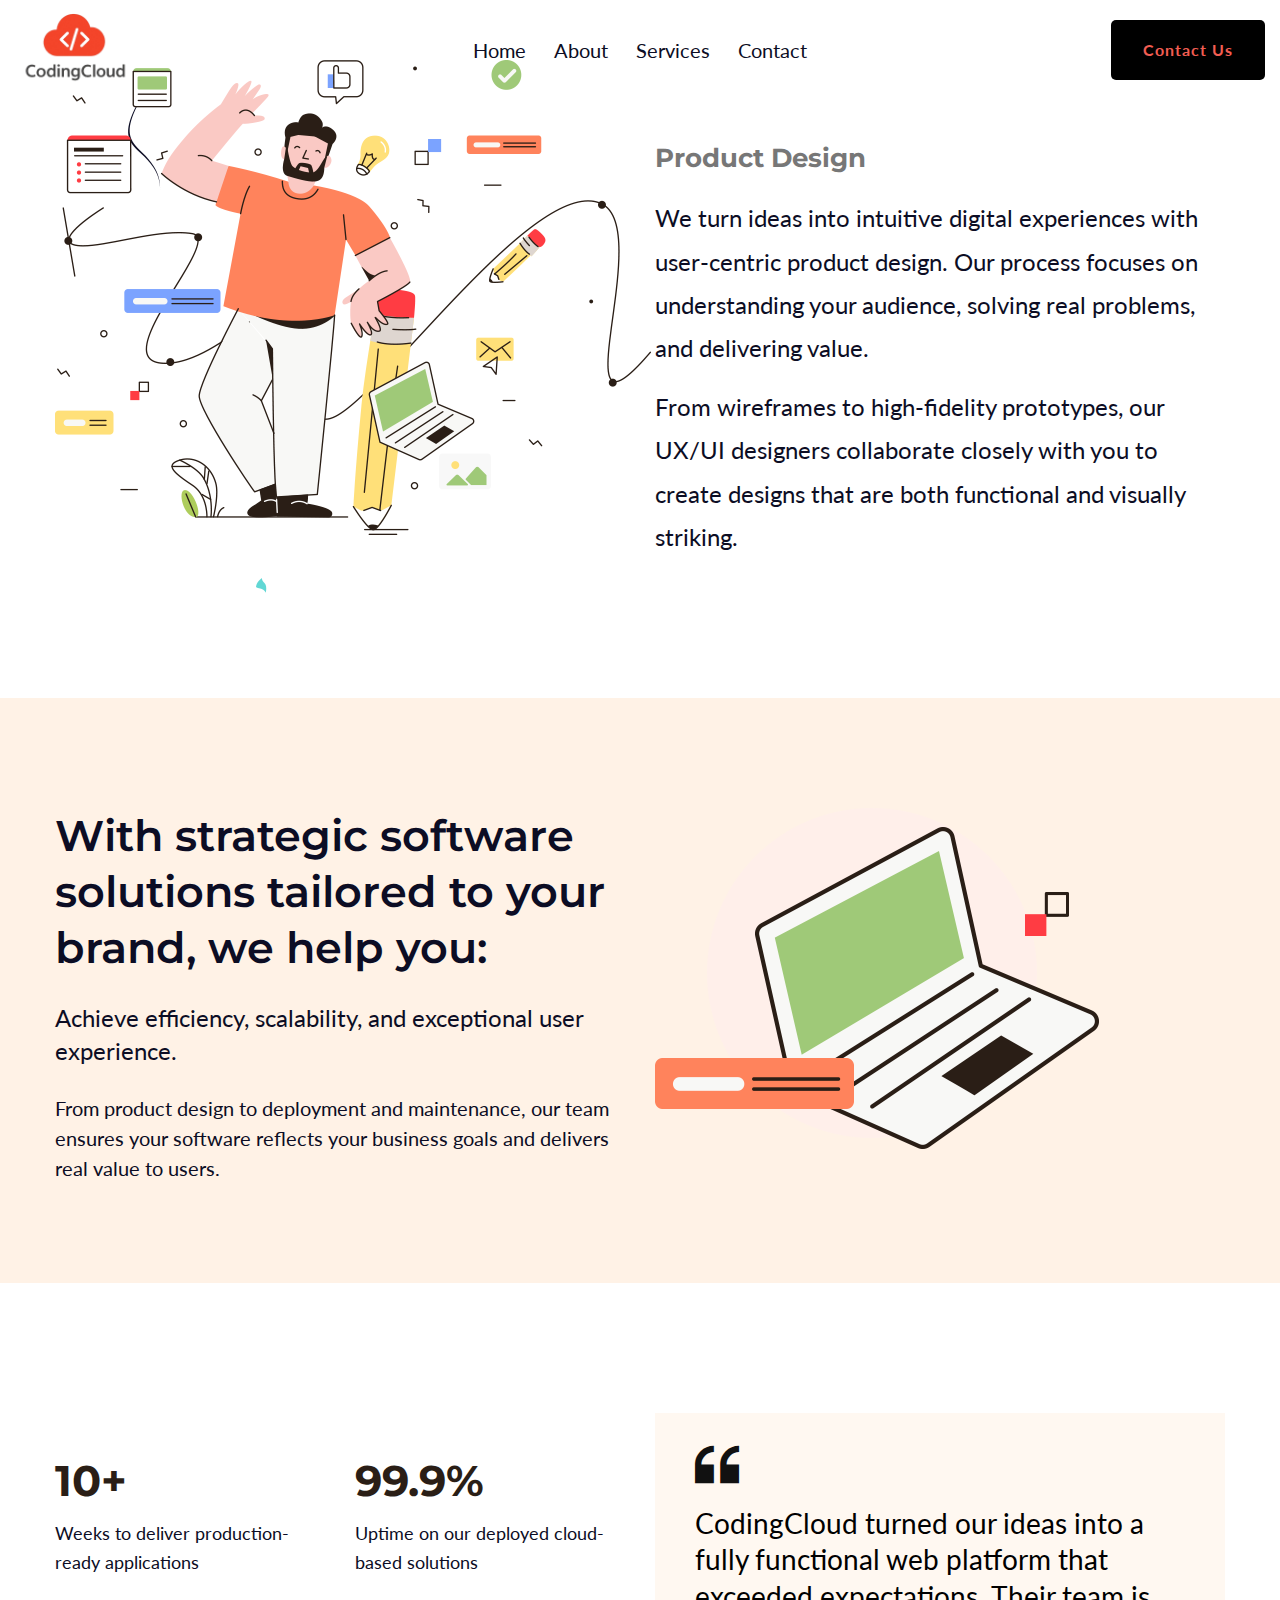
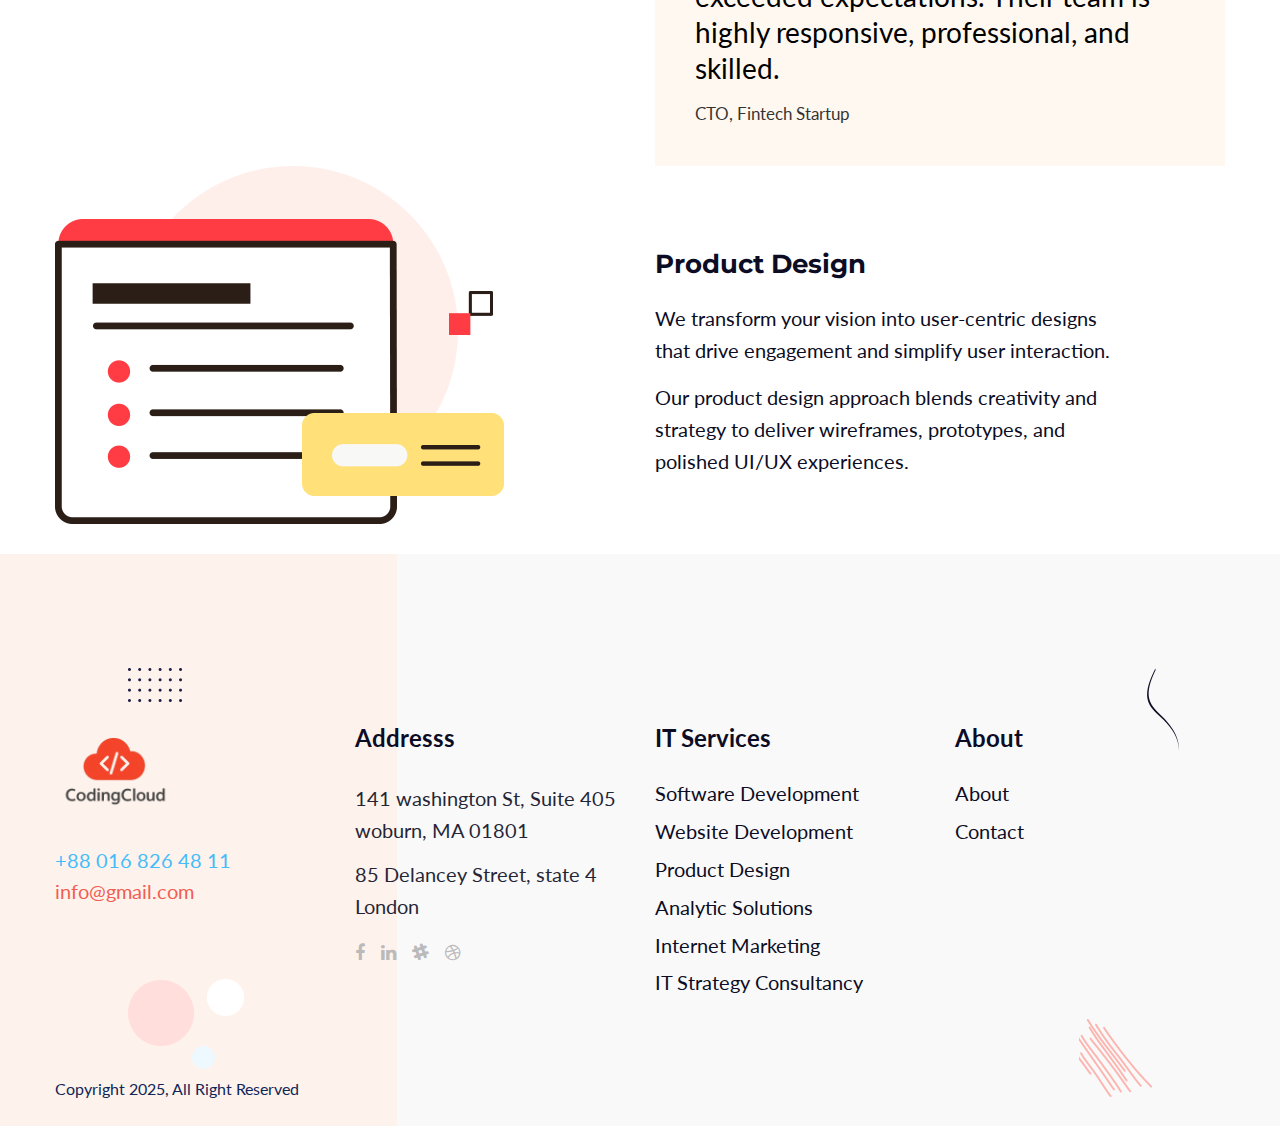
<file: product-design.html>
<!DOCTYPE html>
<html>

<head>
<meta charset="utf-8">
<title></title>
<!-- Stylesheets -->
<link href="css/bootstrap.css" rel="stylesheet">
<link href="css/style.css" rel="stylesheet">
<link href="css/responsive.css" rel="stylesheet">

<link href="https://fonts.googleapis.com/css2?family=Lato:wght@100;300;400;700;900&amp;family=Montserrat:wght@100;200;300;400;500;600;700;800;900&amp;family=Noto+Sans+TC:wght@400;500;700;900&amp;display=swap" rel="stylesheet">

<link rel="shortcut icon" href="images/favicon.png" type="image/x-icon">
<link rel="icon" href="images/favicon.png" type="image/x-icon">

<!-- Responsive -->
<meta http-equiv="X-UA-Compatible" content="IE=edge">
<meta name="viewport" content="width=device-width, initial-scale=1.0, maximum-scale=1.0, user-scalable=0">

</head>

<body>

<div class="page-wrapper">
 	
    <!-- Preloader -->
    <div class="preloader"></div>
 	
 	<!-- Main Header / Header Style Four -->
    <header class="main-header header-style-four">
    	
		<!--Header-Upper-->
        <div class="header-upper">
        	<div class="auto-container clearfix">
            	
				<div class="pull-left logo-box">
					<div class="logo"><a href="index.html"><img src="images/log.png" alt="" title="" style="height:120px;margin-top:-30px;"></a></div>
				</div>
				
				<div class="nav-outer clearfix">
					<!--Mobile Navigation Toggler-->
					<div class="mobile-nav-toggler"><span class="icon flaticon-menu"></span></div>
					<!-- Main Menu -->
					<nav class="main-menu navbar-expand-md" style="margin-top:-30px;">
						<div class="navbar-header">
							<!-- Toggle Button -->    	
							<button class="navbar-toggler" type="button" data-toggle="collapse" data-target="#navbarSupportedContent" aria-controls="navbarSupportedContent" aria-expanded="false" aria-label="Toggle navigation">
								<span class="icon-bar"></span>
								<span class="icon-bar"></span>
								<span class="icon-bar"></span>
							</button>
						</div>
						
						<div class="navbar-collapse collapse clearfix" id="navbarSupportedContent">
							<ul class="navigation clearfix">
								<li ><a href="index.html">Home</a>
									
								</li>
								<li ><a href="about.html">About</a>
									
								</li>
								<li class="dropdown"><a href="#">Services</a>
									<ul>
										<li><a href="software-development.html">Software Development</a></li>
										<li><a href="website-development.html">Website Development</a></li>
										<li><a href="product-design.html">Product Design</a></li>
										<li><a href="analytic-solution.html">Analytic Solutions</a></li>
										<li><a href="internet-marketing.html">Internet Marketing</a></li>
										<li><a href="strategy-consultancy.html">IT Strategy Consultancy</a></li>
									</ul>
								</li>
								<!--<li class="dropdown"><a href="#">Case Studio</a>
									<ul>
										<li><a href="case-studio.html">Case Studio</a></li>
										<li><a href="case-studio-2.html">Case Studio 02</a></li>
										<li><a href="case-detail.html">Case Detail</a></li>
									</ul>
								</li>
								<li ><a href="blog.html">Blog</a>
									
								</li>-->
								<li><a href="contact.html">Contact</a></li>
							</ul>
						</div>
					</nav>
					
					<!-- Main Menu End-->
					<div class="outer-box clearfix">
						
						<!-- Phone Box -->
						<div class="phone-box">
							<a href="tel:+00-883-48-101">+00 883 48 101</a>
						</div>
						<!-- End Phone Box -->
						
						<!-- Btn Box -->
						<div class="btn-box">
							<a href="contact.html" class="theme-btn btn-style-five" style="background:black;"><span class="txt">Contact us</span></a>
						</div>
						<!-- End Btn Box -->
						
					</div>
				</div>
				
            </div>
        </div>
        <!--End Header Upper-->
        
		<!-- Sticky Header  -->
        <div class="sticky-header">
            <div class="auto-container clearfix">
                <!--Logo-->
                <div class="logo pull-left">
                    <a href="index.html" title=""><img src="images/log.png" alt="" title="" style="height:120px;margin-top:-30px;"></a>
                </div>
                <!--Right Col-->
                <div class="pull-right">
                    <!-- Main Menu -->
                    <nav class="main-menu">
                        <!--Keep This Empty / Menu will come through Javascript-->
                    </nav>
					<!-- Main Menu End-->
					
					<!-- Main Menu End-->
				
                </div>
            </div>
        </div>
		<!-- End Sticky Menu -->
    
		<!-- Mobile Menu  -->
        <div class="mobile-menu">
            <div class="menu-backdrop"></div>
            <div class="close-btn"><span class="icon flaticon-multiply"></span></div>
            
            <nav class="menu-box">
                <div class="nav-logo"><a href="index.html"><img src="images/log.png" alt="" title=""></a></div>
                <div class="menu-outer"><!--Here Menu Will Come Automatically Via Javascript / Same Menu as in Header--></div>
            </nav>
        </div><!-- End Mobile Menu -->
	
    </header>
    <!-- End Main Header -->
	
	
	
	
	
	
	
	
	
<!-- Banner Section Three -->
<section class="banner-section-five">
    <div class="icon-layer-one" style="background-image: url(images/icons/icon-1.png)"></div>
    <div class="icon-layer-two" style="background-image: url(images/icons/icon-12.png)"></div>
    <div class="auto-container">
        <div class="row clearfix">
            <!-- Content Column -->
                        <!-- Image Column -->
            <div class="image-column col-lg-6 col-md-12 col-sm-12">
                <div class="inner-column">
                    <div class="image titlt" data-tilt data-tilt-max="4">
                        <img src="images/resource/service-10.png" alt="Product Design" />
                    </div>
                </div>
            </div>

            <!-- Content Column -->
            <div class="content-column col-lg-6 col-md-12 col-sm-12">
                <div class="inner-column">
                    <h3>Product Design</h3>
                    <div class="text">
                        <p>We turn ideas into intuitive digital experiences with user-centric product design. Our process focuses on understanding your audience, solving real problems, and delivering value.</p>
                        <p>From wireframes to high-fidelity prototypes, our UX/UI designers collaborate closely with you to create designs that are both functional and visually striking.</p>
                       
                    </div>
                </div>
            </div>

        </div>
    </div>
</div>

        </div>
    </div>
</section>



<!-- Brand Section -->
<section class="brand-section">
    <div class="auto-container">
        <div class="row clearfix">

            <!-- Title Column -->
            <div class="title-column col-lg-6 col-md-12 col-sm-12">
                <div class="inner-column">
                    <h2>With strategic software solutions tailored to your brand, we help you:</h2>
                    <div class="bold-text">Achieve efficiency, scalability, and exceptional user experience.</div>
                    <div class="text">From product design to deployment and maintenance, our team ensures your software reflects your business goals and delivers real value to users.</div>
                </div>
            </div>
    <div class="blocks-column col-lg-6 col-md-12 col-sm-12">
                <div class="inner-column">
                    <div class="blocks-outer">
          <div class="image">
                            <img src="images/resource/design-2.png" alt="Web Development Process" />
                        </div>

        </div>
    </div>
	</div>

        </div>
    </div>
</section>

<!-- Program Section -->
<section class="program-section">
    <div class="auto-container">

        <!-- Upper Box -->
       

        <!-- Lower Box -->
        <div class="lower-box">
            <div class="color-one"></div>
            <div class="color-two"></div>
            <div class="row clearfix">
                <!-- Counter Column -->
                <div class="counter-column col-lg-6 col-md-12 col-sm-12">
                    <div class="inner-column">
                        <div class="row clearfix">
                            <div class="column col-lg-6 col-md-6 col-sm-12">
                                <h2>10+</h2>
                                <div class="text">Weeks to deliver production-ready applications</div>
                            </div>
                            <div class="column col-lg-6 col-md-6 col-sm-12">
                                <h2>99.9%</h2>
                                <div class="text">Uptime on our deployed cloud-based solutions</div>
                            </div>
                        </div>
                    </div>
                </div>
                <!-- Quote Column -->
                <div class="quote-column col-lg-6 col-md-12 col-sm-12">
                    <div class="inner-column">
                        <div class="quote-icon flaticon-quote-1"></div>
                        <div class="text">CodingCloud turned our ideas into a fully functional web platform that exceeded expectations. Their team is highly responsive, professional, and skilled.</div>
                        <div class="designation">CTO, Fintech Startup</div>
                    </div>
                </div>
            </div>
        </div>
    </div>
</section>

<!-- Product Design Section (final one, using same image) -->
<section class="design-block style-one">
    <div class="auto-container">
        <div class="row clearfix">
            <!-- Image Column -->
            <div class="image-column col-lg-6 col-md-12 col-sm-12">
                <div class="inner-column">
                    <div class="image titlt" data-tilt data-tilt-max="4">
                        <img src="images/resource/design-1.png" alt="Product Design" />
                    </div>
                </div>
            </div>
            <!-- Content Column -->
            <div class="content-column col-lg-6 col-md-12 col-sm-12">
                <div class="inner-column">
                    <h3>Product Design</h3>
                    <div class="text">
                        <p>We transform your vision into user-centric designs that drive engagement and simplify user interaction.</p>
                        <p>Our product design approach blends creativity and strategy to deliver wireframes, prototypes, and polished UI/UX experiences.</p>
                    </div>
                </div>
            </div>
        </div>
    </div>
</section>
	
	
	
	
	
	
	
	
	
	
	
	
	
	
	
	
	
	
	
	
	
	
	<footer class="main-footer">
		<div class="color-layer"></div>
		<div class="pattern-layer-one" style="background-image: url(images/icons/icon-6.png)"></div>
		<div class="pattern-layer-two" style="background-image: url(images/icons/icon-1.png)"></div>
		<div class="pattern-layer-three" style="background-image: url(images/icons/icon-7.png)"></div>
		<div class="pattern-layer-four" style="background-image: url(images/icons/icon-8.png)"></div>
    	<div class="auto-container">
        	<!--Widgets Section-->
            <div class="widgets-section">
            	<div class="row clearfix">
                	
					<!-- Footer Column -->
					<div class="footer-column col-lg-3 col-md-6 col-sm-12">
						<div class="footer-widget logo-widget">
							<div class="logo">
								<a href="index.html"><img src="images/log.png" alt="" style="height:120px;"/></a>
							</div>
							<ul class="info-list">
								<li><a href="tel:+88-016-826-48-11"> +88 016 826 48 11</a></li>
								<li><a href="mailto:info@gmail.com"> info@gmail.com</a></li>
							</ul>
						</div>
					</div>
					
					<!-- Footer Column -->
					<div class="footer-column col-lg-3 col-md-6 col-sm-12">
						<div class="footer-widget address-widget">
							<h4>Addresss</h4>
							<ul class="address-list">
								<li>141 washington St, Suite 405 woburn, MA 01801</li>
								<li>85 Delancey Street, state 4 London</li>
							</ul>
							<!-- Social Box -->
							<ul class="social-box">
								<li><a href="#" class="fa fa-facebook-f"></a></li>
								<li><a href="#" class="fa fa-linkedin"></a></li>
								<li><a href="#" class="fa fa-slack"></a></li>
								<li><a href="#" class="fa fa-dribbble"></a></li>
							</ul>
						</div>
					</div>
					
					<!-- Footer Column -->
					<div class="footer-column col-lg-3 col-md-6 col-sm-12">
						<div class="footer-widget list-widget">
							<h4>IT Services</h4>
							<ul class="list">
								<li><a href="software-development.html">Software Development</a></li>
										<li><a href="website-development.html">Website Development</a></li>
										<li><a href="product-design.html">Product Design</a></li>
										<li><a href="analytic-solution.html">Analytic Solutions</a></li>
										<li><a href="internet-marketing.html">Internet Marketing</a></li>
										<li><a href="strategy-consultancy.html">IT Strategy Consultancy</a></li>
							</ul>
						</div>
					</div>
					
					<!-- Footer Column -->
					<div class="footer-column col-lg-3 col-md-6 col-sm-12">
						<div class="footer-widget list-widget">
							<h4>About</h4>
							<ul class="list">
								<li><a href="about.html">About</a></li>
								<li><a href="contact.html">Contact</a></li>
								
							</ul>
						</div>
					</div>
					
				</div>
			</div>
			
			<!-- Footer Bottom -->
			<div class="footer-bottom">
				<div class="row clearfix">
					
					<!-- Copyright Column -->
					<div class="copyright-column col-lg-6 col-md-12 col-sm-12">
						<div class="copyright">Copyright 2025, All Right Reserved</div>
					</div>
					
					<!-- Nav Column -->
					
					
				</div>
			</div>
			
		</div>
	</footer>
	
</div>
<!--End pagewrapper-->

<!--Scroll to top-->
<div class="scroll-to-top scroll-to-target" data-target="html"><span class="fa fa-arrow-up"></span></div>

<script src="js/jquery.js"></script>
<script src="js/popper.min.js"></script>
<script src="js/bootstrap.min.js"></script>
<script src="js/jquery.mCustomScrollbar.concat.min.js"></script>
<script src="js/jquery.fancybox.js"></script>
<script src="js/appear.js"></script>
<script src="js/parallax.min.js"></script>
<script src="js/tilt.jquery.min.js"></script>
<script src="js/jquery.paroller.min.js"></script>
<script src="js/owl.js"></script>
<script src="js/wow.js"></script>
<script src="js/nav-tool.js"></script>
<script src="js/jquery-ui.js"></script>
<script src="js/script.js"></script>

</body>


</html>
</file>
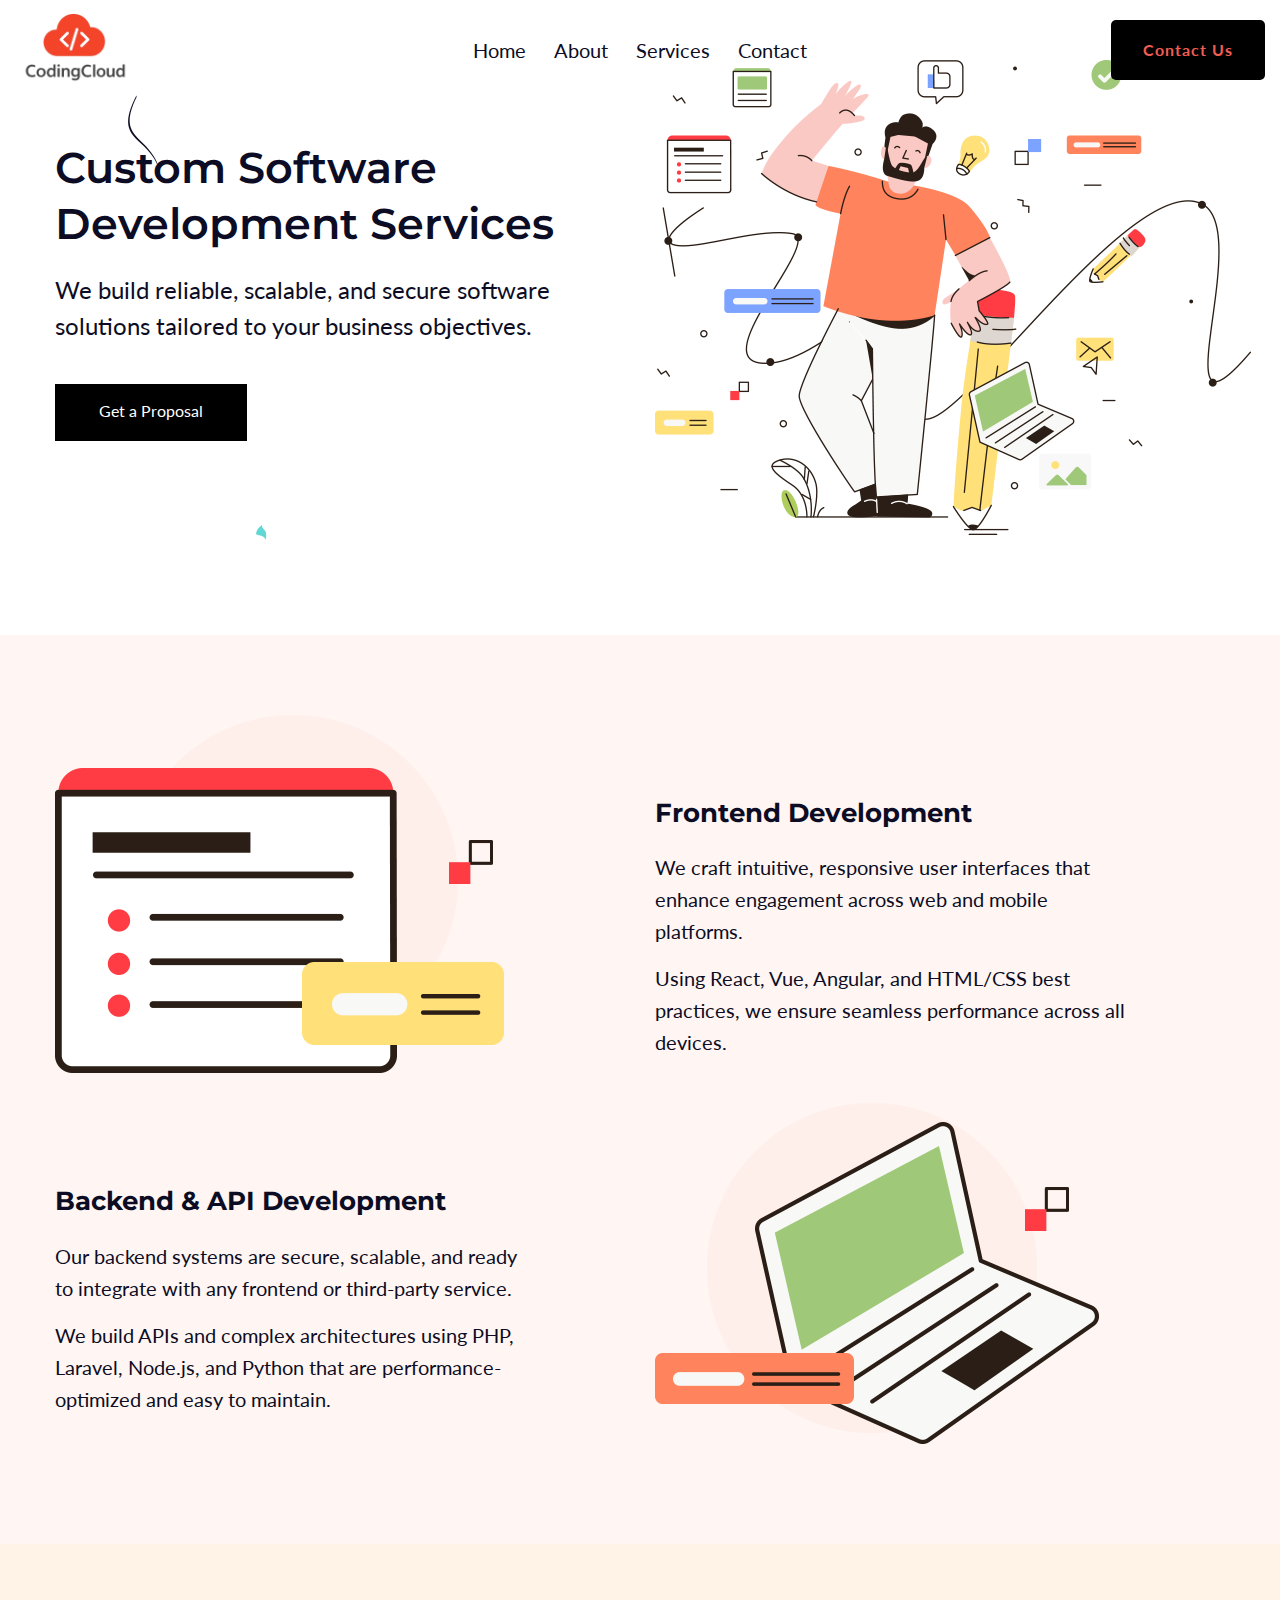
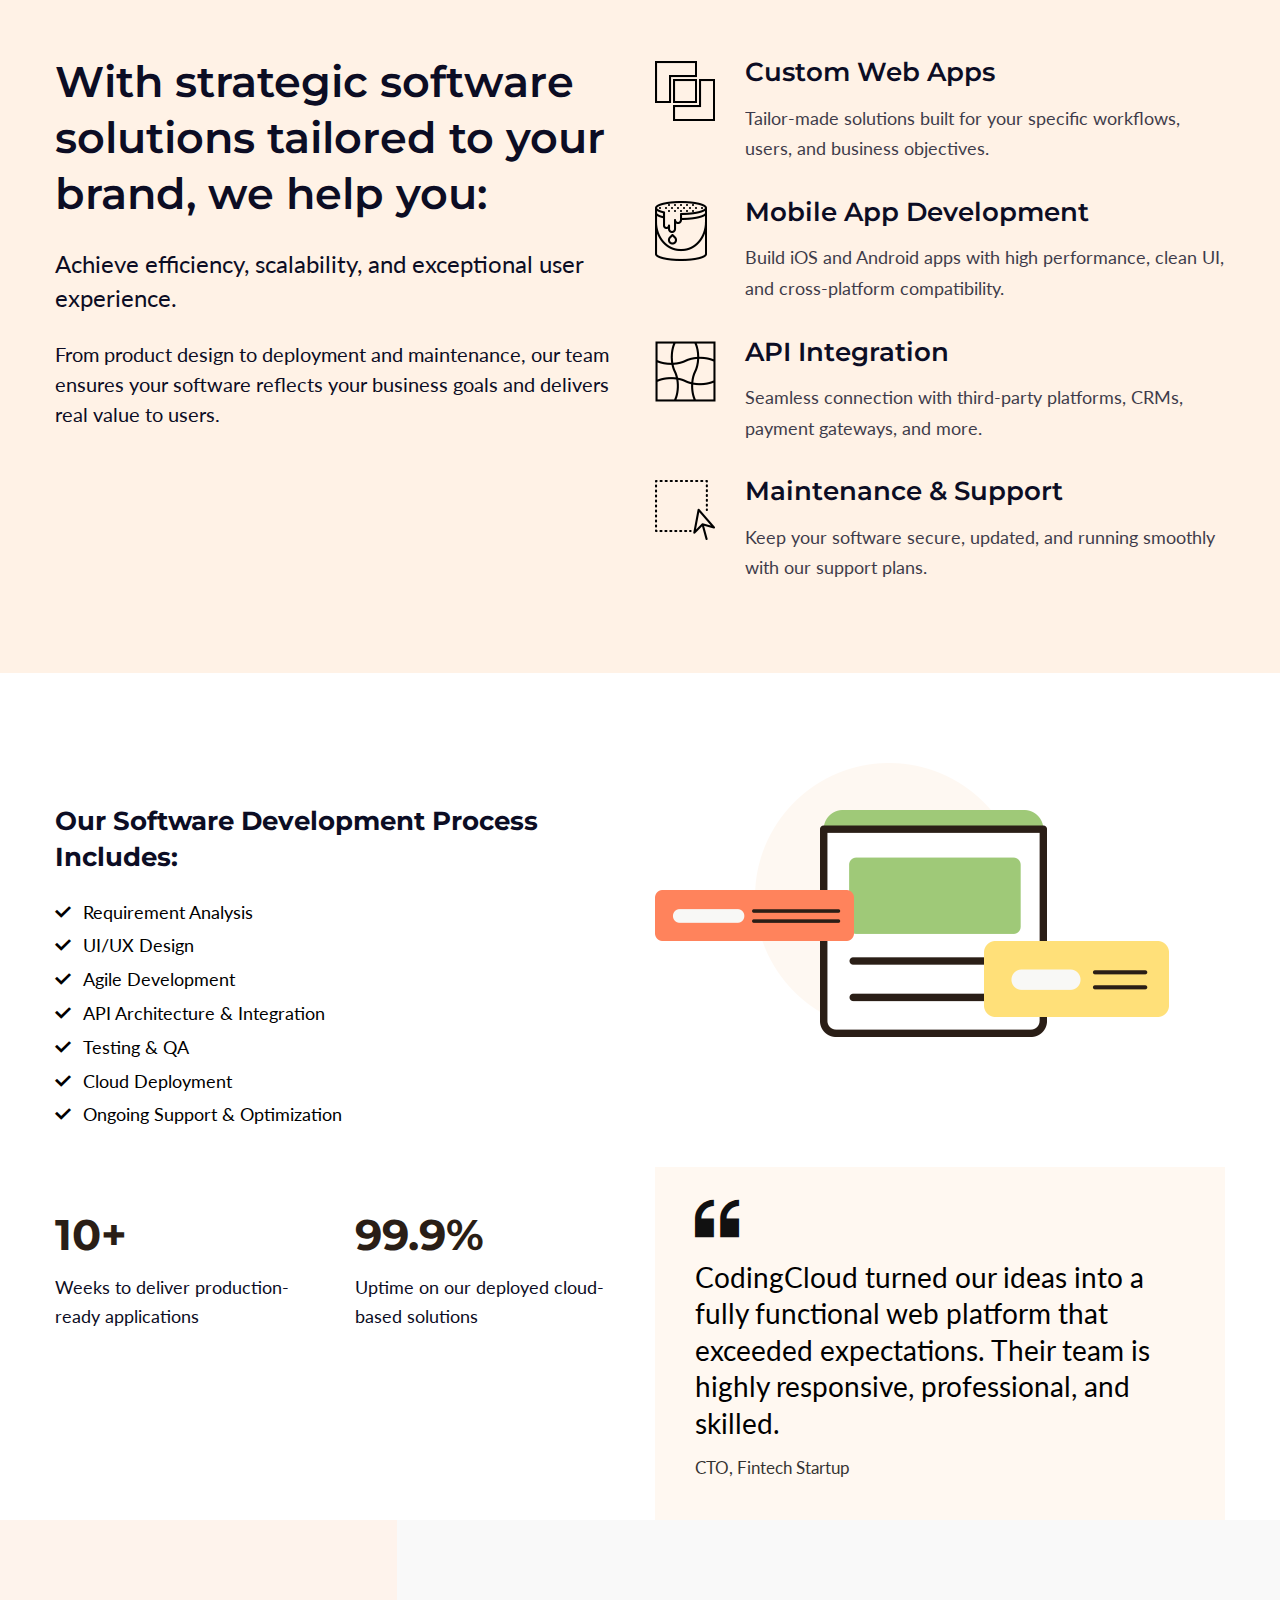
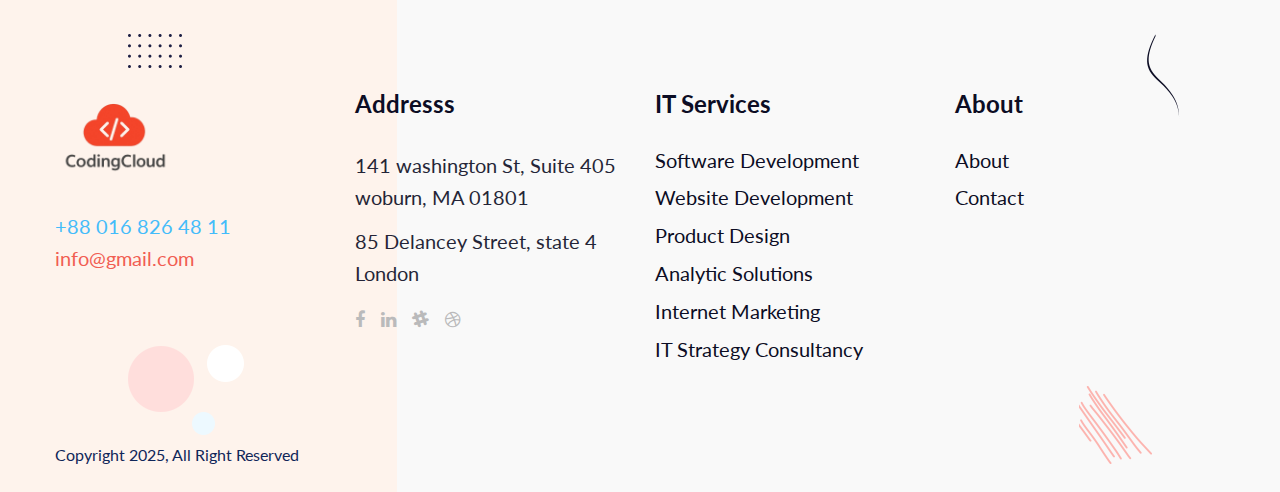
<file: software-development.html>
<!DOCTYPE html>
<html>

<head>
<meta charset="utf-8">
<title></title>
<!-- Stylesheets -->
<link href="css/bootstrap.css" rel="stylesheet">
<link href="css/style.css" rel="stylesheet">
<link href="css/responsive.css" rel="stylesheet">

<link href="https://fonts.googleapis.com/css2?family=Lato:wght@100;300;400;700;900&amp;family=Montserrat:wght@100;200;300;400;500;600;700;800;900&amp;family=Noto+Sans+TC:wght@400;500;700;900&amp;display=swap" rel="stylesheet">

<link rel="shortcut icon" href="images/favicon.png" type="image/x-icon">
<link rel="icon" href="images/favicon.png" type="image/x-icon">

<!-- Responsive -->
<meta http-equiv="X-UA-Compatible" content="IE=edge">
<meta name="viewport" content="width=device-width, initial-scale=1.0, maximum-scale=1.0, user-scalable=0">

</head>

<body>

<div class="page-wrapper">
 	
    <!-- Preloader -->
    <div class="preloader"></div>
 	
 	<!-- Main Header / Header Style Four -->
    <header class="main-header header-style-four">
    	
		<!--Header-Upper-->
        <div class="header-upper">
        	<div class="auto-container clearfix">
            	
				<div class="pull-left logo-box">
					<div class="logo"><a href="index.html"><img src="images/log.png" alt="" title="" style="height:120px;margin-top:-30px;"></a></div>
				</div>
				
				<div class="nav-outer clearfix">
					<!--Mobile Navigation Toggler-->
					<div class="mobile-nav-toggler"><span class="icon flaticon-menu"></span></div>
					<!-- Main Menu -->
					<nav class="main-menu navbar-expand-md" style="margin-top:-30px;">
						<div class="navbar-header">
							<!-- Toggle Button -->    	
							<button class="navbar-toggler" type="button" data-toggle="collapse" data-target="#navbarSupportedContent" aria-controls="navbarSupportedContent" aria-expanded="false" aria-label="Toggle navigation">
								<span class="icon-bar"></span>
								<span class="icon-bar"></span>
								<span class="icon-bar"></span>
							</button>
						</div>
						
						<div class="navbar-collapse collapse clearfix" id="navbarSupportedContent">
							<ul class="navigation clearfix">
								<li ><a href="index.html">Home</a>
									
								</li>
								<li ><a href="about.html">About</a>
									
								</li>
								<li class="dropdown"><a href="#">Services</a>
									<ul>
										<li><a href="software-development.html">Software Development</a></li>
										<li><a href="website-development.html">Website Development</a></li>
										<li><a href="product-design.html">Product Design</a></li>
										<li><a href="analytic-solution.html">Analytic Solutions</a></li>
										<li><a href="internet-marketing.html">Internet Marketing</a></li>
										<li><a href="strategy-consultancy.html">IT Strategy Consultancy</a></li>
									</ul>
								</li>
								<!--<li class="dropdown"><a href="#">Case Studio</a>
									<ul>
										<li><a href="case-studio.html">Case Studio</a></li>
										<li><a href="case-studio-2.html">Case Studio 02</a></li>
										<li><a href="case-detail.html">Case Detail</a></li>
									</ul>
								</li>
								<li ><a href="blog.html">Blog</a>
									
								</li>-->
								<li><a href="contact.html">Contact</a></li>
							</ul>
						</div>
					</nav>
					
					<!-- Main Menu End-->
					<div class="outer-box clearfix">
						
						<!-- Phone Box -->
						<div class="phone-box">
							<a href="tel:+00-883-48-101">+00 883 48 101</a>
						</div>
						<!-- End Phone Box -->
						
						<!-- Btn Box -->
						<div class="btn-box">
							<a href="contact.html" class="theme-btn btn-style-five" style="background:black;"><span class="txt">Contact us</span></a>
						</div>
						<!-- End Btn Box -->
						
					</div>
				</div>
				
            </div>
        </div>
        <!--End Header Upper-->
        
		<!-- Sticky Header  -->
        <div class="sticky-header">
            <div class="auto-container clearfix">
                <!--Logo-->
                <div class="logo pull-left">
                    <a href="index.html" title=""><img src="images/log.png" alt="" title="" style="height:120px;margin-top:-30px;"></a>
                </div>
                <!--Right Col-->
                <div class="pull-right">
                    <!-- Main Menu -->
                    <nav class="main-menu">
                        <!--Keep This Empty / Menu will come through Javascript-->
                    </nav>
					<!-- Main Menu End-->
					
					<!-- Main Menu End-->
				
                </div>
            </div>
        </div>
		<!-- End Sticky Menu -->
    
		<!-- Mobile Menu  -->
        <div class="mobile-menu">
            <div class="menu-backdrop"></div>
            <div class="close-btn"><span class="icon flaticon-multiply"></span></div>
            
            <nav class="menu-box">
                <div class="nav-logo"><a href="index.html"><img src="images/log.png" alt="" title=""></a></div>
                <div class="menu-outer"><!--Here Menu Will Come Automatically Via Javascript / Same Menu as in Header--></div>
            </nav>
        </div><!-- End Mobile Menu -->
	
    </header>
    <!-- End Main Header -->
	
	
	
	
	
	
	
	
<!-- Banner Section Three -->
<section class="banner-section-five">
	<div class="icon-layer-one" style="background-image: url(images/icons/icon-1.png)"></div>
	<div class="icon-layer-two" style="background-image: url(images/icons/icon-12.png)"></div>
	<div class="auto-container">
		<div class="row clearfix">
			<!-- Content Column -->
			<div class="content-column col-lg-6 col-md-12 col-sm-12">
				<div class="inner-column">
					<h2>Custom Software <br>Development Services</h2>
					<div class="text">We build reliable, scalable, and secure software solutions tailored to your business objectives.</div>
					<a href="contact.html" class="proposal-btn theme-btn">Get a Proposal</a>
				</div>
			</div>
			<!-- Image Column -->
			<div class="image-column col-lg-6 col-md-12 col-sm-12">
				<div class="inner-column">
					<div class="image">
						<img src="images/resource/service-10.png" alt="Custom Software Development" />
					</div>
				</div>
			</div>
		</div>
	</div>
</section>

<!-- Designing Section (Now about development too) -->
<section class="designing-section">
	<!-- (Icon layers stay same) -->
	<div class="auto-container">

		<!-- Design Block -->
		<div class="design-block style-one">
			<div class="row clearfix">

				<!-- Image Column -->
				<div class="image-column col-lg-6 col-md-12 col-sm-12">
					<div class="inner-column">
						<div class="image titlt" data-tilt data-tilt-max="4">
							<img src="images/resource/design-1.png" alt="Frontend Design" />
						</div>
					</div>
				</div>

				<!-- Content Column -->
				<div class="content-column col-lg-6 col-md-12 col-sm-12">
					<div class="inner-column">
						<h3>Frontend Development</h3>
						<div class="text">
							<p>We craft intuitive, responsive user interfaces that enhance engagement across web and mobile platforms.</p>
							<p>Using React, Vue, Angular, and HTML/CSS best practices, we ensure seamless performance across all devices.</p>
						</div>
					</div>
				</div>

			</div>
		</div>

		<!-- Design Block -->
		<div class="design-block">
			<div class="row clearfix">

				<!-- Content Column -->
				<div class="content-column col-lg-6 col-md-12 col-sm-12">
					<div class="inner-column">
						<h3>Backend & API Development</h3>
						<div class="text">
							<p>Our backend systems are secure, scalable, and ready to integrate with any frontend or third-party service.</p>
							<p>We build APIs and complex architectures using PHP, Laravel, Node.js, and Python that are performance-optimized and easy to maintain.</p>
						</div>
					</div>
				</div>

				<!-- Image Column -->
				<div class="image-column col-lg-6 col-md-12 col-sm-12">
					<div class="inner-column">
						<div class="image titlt" data-tilt data-tilt-max="4">
							<img src="images/resource/design-2.png" alt="Backend Programming" />
						</div>
					</div>
				</div>

			</div>
		</div>

	</div>
</section>

<!-- Brand Section (enhanced with software-specific focus) -->
<section class="brand-section">
	<div class="auto-container">
		<div class="row clearfix">

			<!-- Title Column -->
			<div class="title-column col-lg-6 col-md-12 col-sm-12">
				<div class="inner-column">
					<h2>With strategic software solutions tailored to your brand, we help you:</h2>
					<div class="bold-text">Achieve efficiency, scalability, and exceptional user experience.</div>
					<div class="text">From product design to deployment and maintenance, our team ensures your software reflects your business goals and delivers real value to users.</div>
				</div>
			</div>

			<!-- Blocks Column -->
			<div class="blocks-column col-lg-6 col-md-12 col-sm-12">
				<div class="inner-column">
					<div class="blocks-outer">

						<!-- Design Block -->
						<div class="design-block">
							<div class="inner-box">
								<div class="icon"><img src="images/resource/brand-icon-1.png" alt="" /></div>
								<h3>Custom Web Apps</h3>
								<div class="text">Tailor-made solutions built for your specific workflows, users, and business objectives.</div>
							</div>
						</div>

						<!-- Design Block -->
						<div class="design-block">
							<div class="inner-box">
								<div class="icon"><img src="images/resource/brand-icon-2.png" alt="" /></div>
								<h3>Mobile App Development</h3>
								<div class="text">Build iOS and Android apps with high performance, clean UI, and cross-platform compatibility.</div>
							</div>
						</div>

						<!-- Design Block -->
						<div class="design-block">
							<div class="inner-box">
								<div class="icon"><img src="images/resource/brand-icon-3.png" alt="" /></div>
								<h3>API Integration</h3>
								<div class="text">Seamless connection with third-party platforms, CRMs, payment gateways, and more.</div>
							</div>
						</div>

						<!-- Design Block -->
						<div class="design-block">
							<div class="inner-box">
								<div class="icon"><img src="images/resource/brand-icon-4.png" alt="" /></div>
								<h3>Maintenance & Support</h3>
								<div class="text">Keep your software secure, updated, and running smoothly with our support plans.</div>
							</div>
						</div>

					</div>
				</div>
			</div>

		</div>
	</div>
</section>

<!-- Program Section -->
<section class="program-section">
	<div class="auto-container">

		<!-- Upper Box -->
		<div class="upper-box">
			<div class="row clearfix">

				<!-- Title Column -->
				<div class="title-column col-lg-6 col-md-12 col-sm-12">
					<div class="inner-column">
						<h3>Our Software Development Process Includes:</h3>
						<ul class="program-list">
							<li>Requirement Analysis</li>
							<li>UI/UX Design</li>
							<li>Agile Development</li>
							<li>API Architecture & Integration</li>
							<li>Testing & QA</li>
							<li>Cloud Deployment</li>
							<li>Ongoing Support & Optimization</li>
						</ul>
					</div>
				</div>

				<!-- Image Column -->
				<div class="image-column col-lg-6 col-md-12 col-sm-12">
					<div class="inner-column">
						<div class="image">
							<img src="images/resource/program.png" alt="Software Development Process" />
						</div>
					</div>
				</div>

			</div>
		</div>

		<!-- Lower Box -->
		<div class="lower-box">
			<div class="color-one"></div>
			<div class="color-two"></div>
			<div class="row clearfix">

				<!-- Counter Column -->
				<div class="counter-column col-lg-6 col-md-12 col-sm-12">
					<div class="inner-column">
						<div class="row clearfix">
							<!-- Column -->
							<div class="column col-lg-6 col-md-6 col-md-12">
								<h2>10+</h2>
								<div class="text">Weeks to deliver production-ready applications</div>
							</div>
							<!-- Column -->
							<div class="column col-lg-6 col-md-6 col-md-12">
								<h2>99.9%</h2>
								<div class="text">Uptime on our deployed cloud-based solutions</div>
							</div>
						</div>
					</div>
				</div>

				<!-- Quote Column -->
				<div class="quote-column col-lg-6 col-md-12 col-sm-12">
					<div class="inner-column">
						<div class="quote-icon flaticon-quote-1"></div>
						<div class="text">CodingCloud turned our ideas into a fully functional web platform that exceeded expectations. Their team is highly responsive, professional, and skilled.</div>
						<div class="designation">CTO, Fintech Startup</div>
					</div>
				</div>

			</div>
		</div>

	</div>
</section>
	
	
	
	
	
	
	
	
	
	
	
	
	
	
	
	
	
	
	
	
	
<footer class="main-footer">
		<div class="color-layer"></div>
		<div class="pattern-layer-one" style="background-image: url(images/icons/icon-6.png)"></div>
		<div class="pattern-layer-two" style="background-image: url(images/icons/icon-1.png)"></div>
		<div class="pattern-layer-three" style="background-image: url(images/icons/icon-7.png)"></div>
		<div class="pattern-layer-four" style="background-image: url(images/icons/icon-8.png)"></div>
    	<div class="auto-container">
        	<!--Widgets Section-->
            <div class="widgets-section">
            	<div class="row clearfix">
                	
					<!-- Footer Column -->
					<div class="footer-column col-lg-3 col-md-6 col-sm-12">
						<div class="footer-widget logo-widget">
							<div class="logo">
								<a href="index.html"><img src="images/log.png" alt="" style="height:120px;"/></a>
							</div>
							<ul class="info-list">
								<li><a href="tel:+88-016-826-48-11"> +88 016 826 48 11</a></li>
								<li><a href="mailto:info@gmail.com"> info@gmail.com</a></li>
							</ul>
						</div>
					</div>
					
					<!-- Footer Column -->
					<div class="footer-column col-lg-3 col-md-6 col-sm-12">
						<div class="footer-widget address-widget">
							<h4>Addresss</h4>
							<ul class="address-list">
								<li>141 washington St, Suite 405 woburn, MA 01801</li>
								<li>85 Delancey Street, state 4 London</li>
							</ul>
							<!-- Social Box -->
							<ul class="social-box">
								<li><a href="#" class="fa fa-facebook-f"></a></li>
								<li><a href="#" class="fa fa-linkedin"></a></li>
								<li><a href="#" class="fa fa-slack"></a></li>
								<li><a href="#" class="fa fa-dribbble"></a></li>
							</ul>
						</div>
					</div>
					
					<!-- Footer Column -->
					<div class="footer-column col-lg-3 col-md-6 col-sm-12">
						<div class="footer-widget list-widget">
							<h4>IT Services</h4>
							<ul class="list">
								<li><a href="software-development.html">Software Development</a></li>
										<li><a href="website-development.html">Website Development</a></li>
										<li><a href="product-design.html">Product Design</a></li>
										<li><a href="analytic-solution.html">Analytic Solutions</a></li>
										<li><a href="internet-marketing.html">Internet Marketing</a></li>
										<li><a href="strategy-consultancy.html">IT Strategy Consultancy</a></li>
							</ul>
						</div>
					</div>
					
					<!-- Footer Column -->
					<div class="footer-column col-lg-3 col-md-6 col-sm-12">
						<div class="footer-widget list-widget">
							<h4>About</h4>
							<ul class="list">
								<li><a href="about.html">About</a></li>
								<li><a href="contact.html">Contact</a></li>
								
							</ul>
						</div>
					</div>
					
				</div>
			</div>
			
			<!-- Footer Bottom -->
			<div class="footer-bottom">
				<div class="row clearfix">
					
					<!-- Copyright Column -->
					<div class="copyright-column col-lg-6 col-md-12 col-sm-12">
						<div class="copyright">Copyright 2025, All Right Reserved</div>
					</div>
					
					<!-- Nav Column -->
					
					
				</div>
			</div>
			
		</div>
	</footer>
	
</div>
<!--End pagewrapper-->

<!--Scroll to top-->
<div class="scroll-to-top scroll-to-target" data-target="html"><span class="fa fa-arrow-up"></span></div>

<script src="js/jquery.js"></script>
<script src="js/popper.min.js"></script>
<script src="js/bootstrap.min.js"></script>
<script src="js/jquery.mCustomScrollbar.concat.min.js"></script>
<script src="js/jquery.fancybox.js"></script>
<script src="js/appear.js"></script>
<script src="js/parallax.min.js"></script>
<script src="js/tilt.jquery.min.js"></script>
<script src="js/jquery.paroller.min.js"></script>
<script src="js/owl.js"></script>
<script src="js/wow.js"></script>
<script src="js/nav-tool.js"></script>
<script src="js/jquery-ui.js"></script>
<script src="js/script.js"></script>

</body>


</html>
</file>
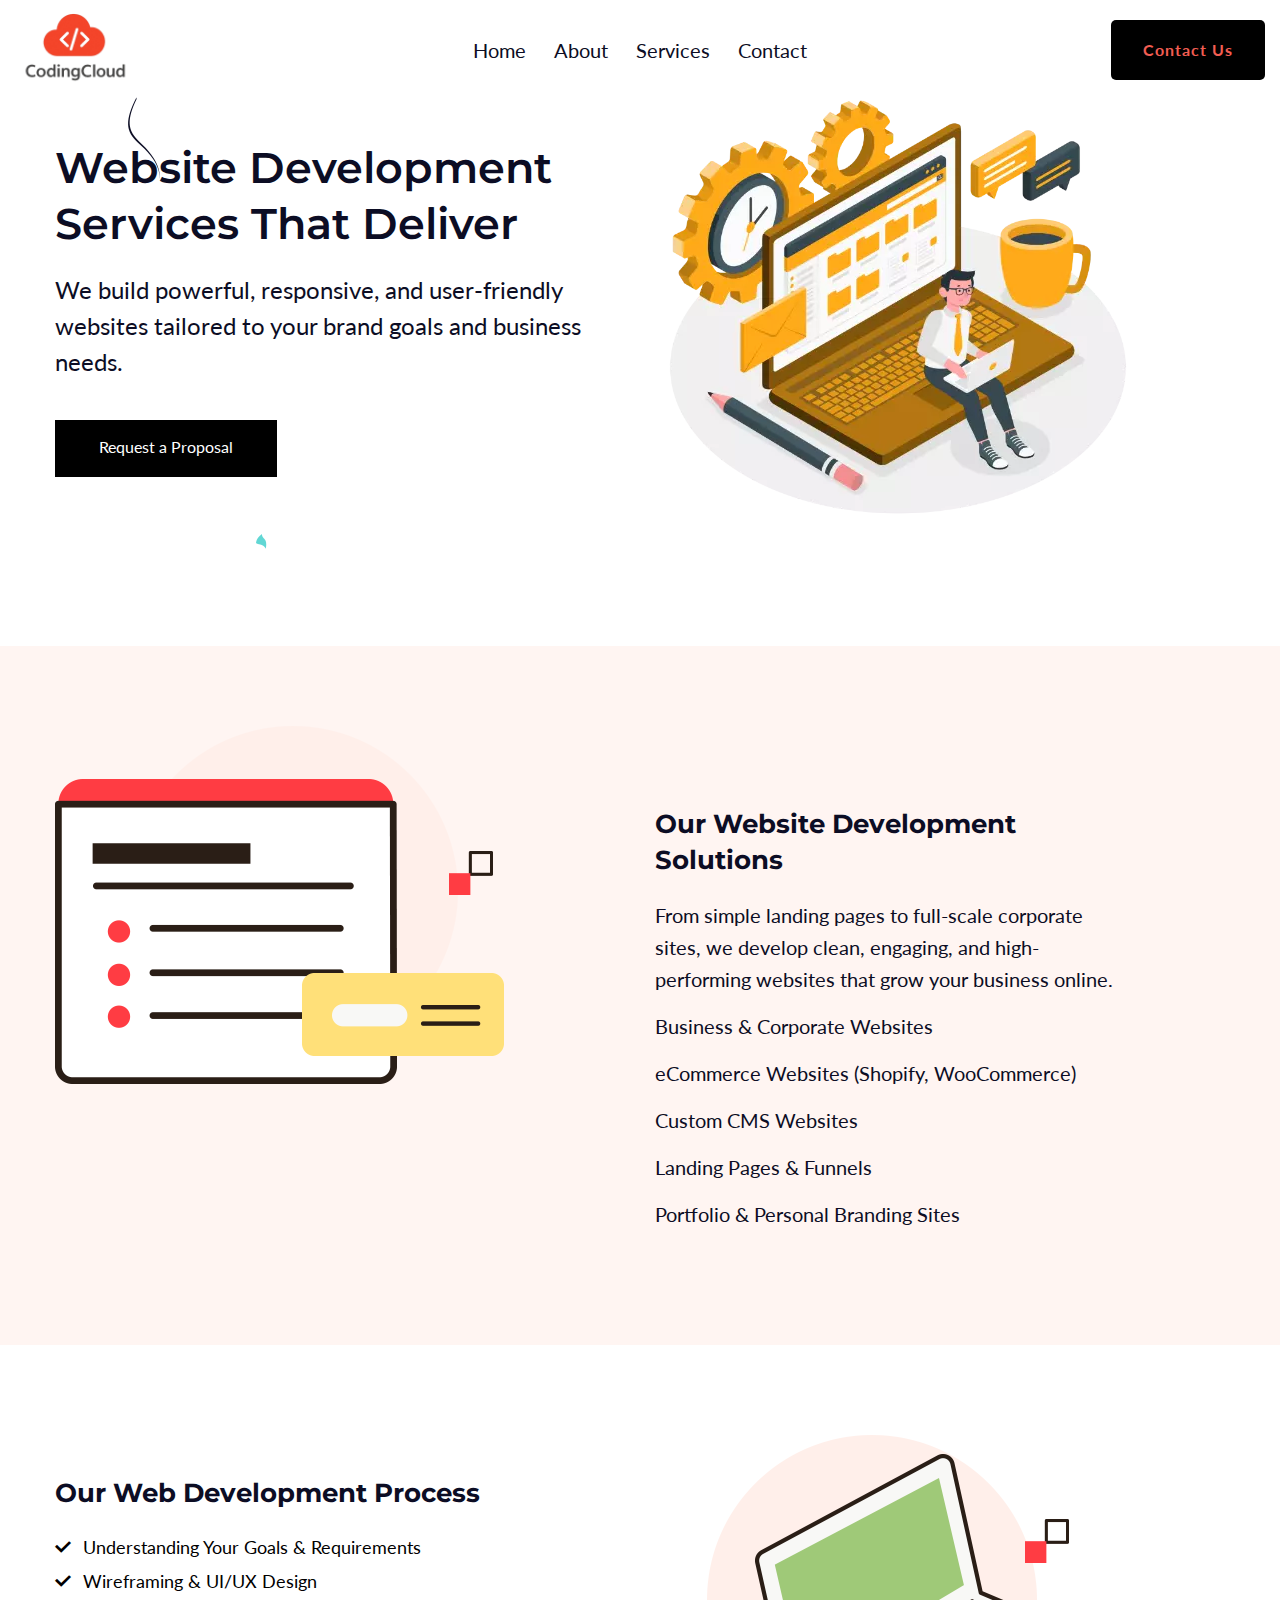
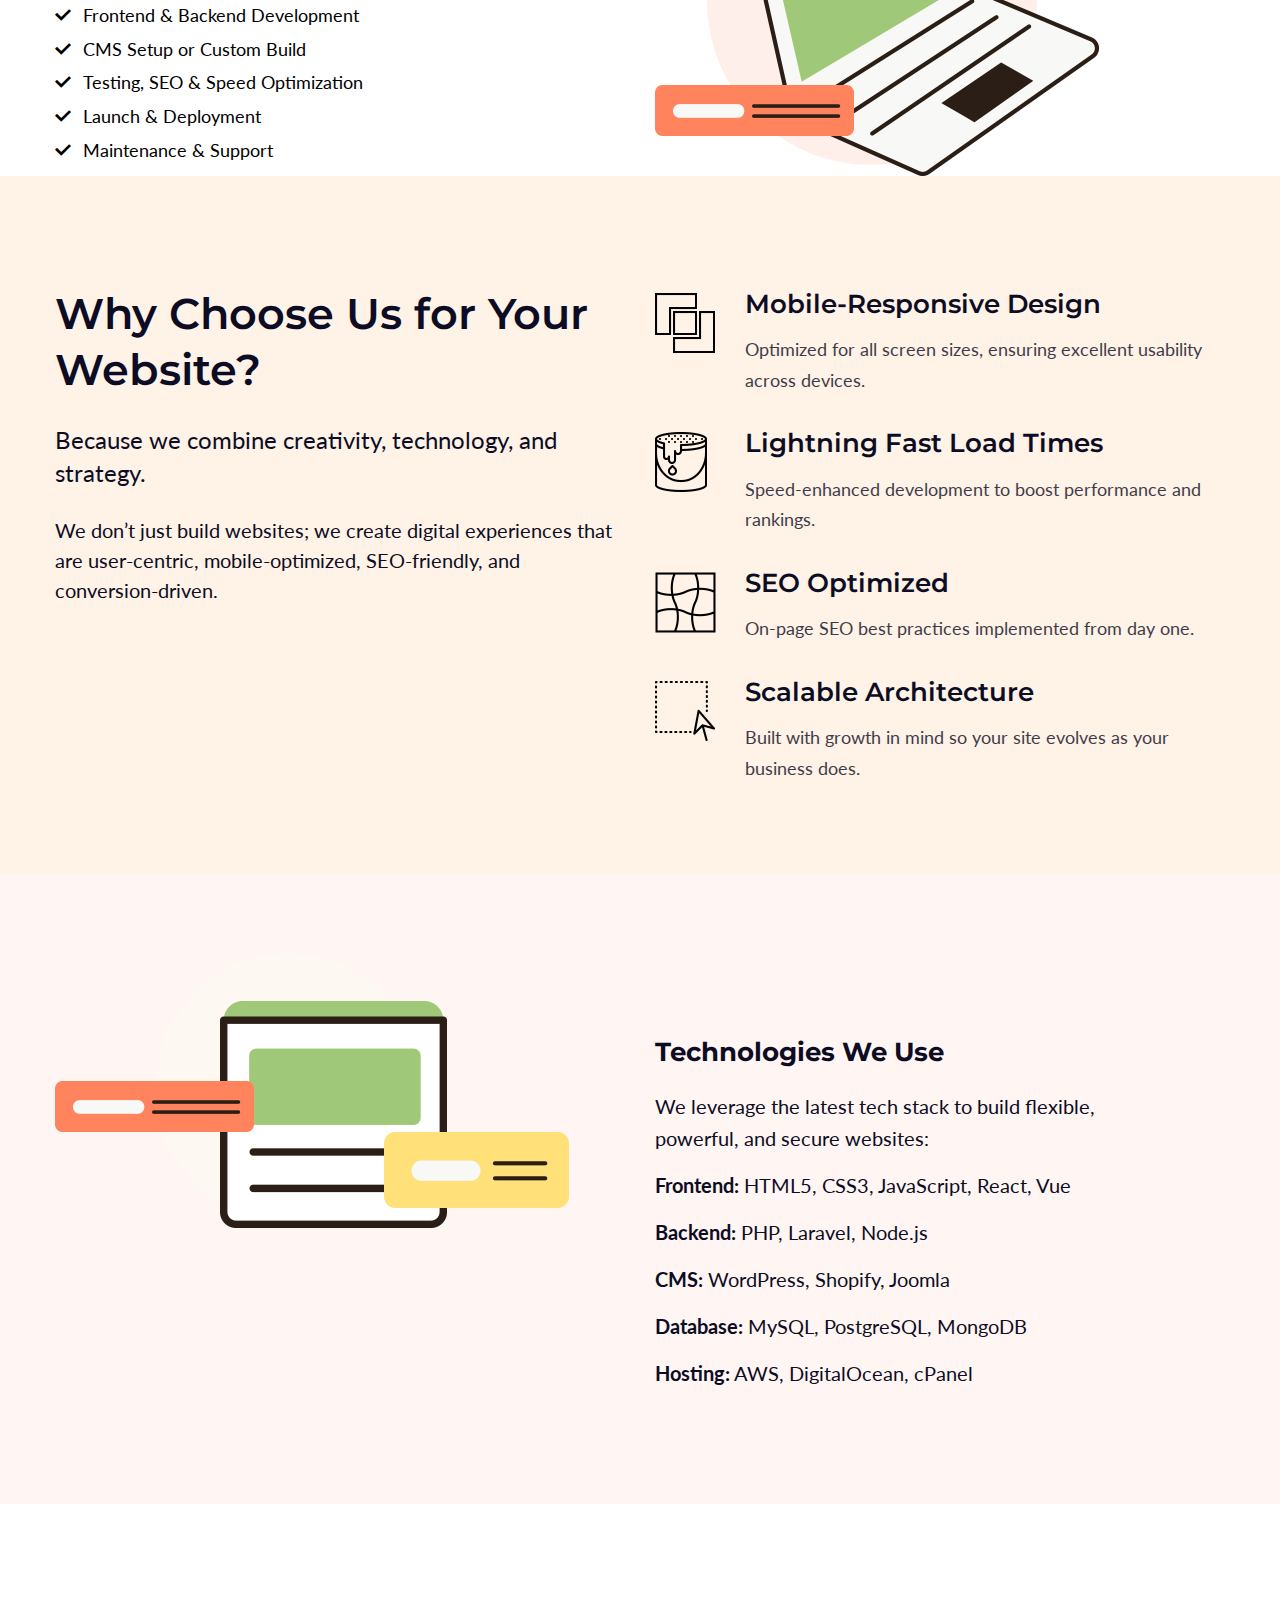
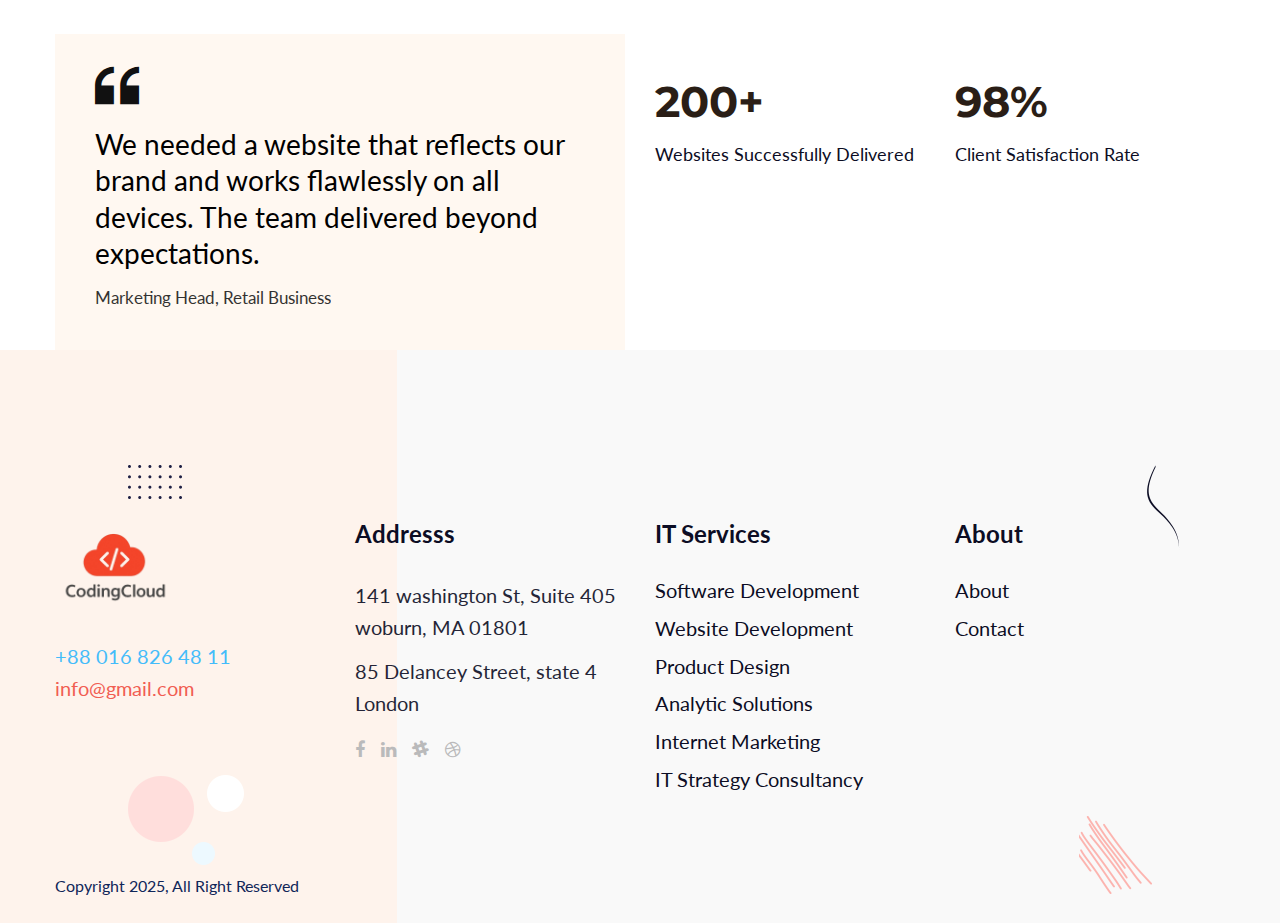
<file: website-development.html>
<!DOCTYPE html>
<html>

<head>
<meta charset="utf-8">
<title></title>
<!-- Stylesheets -->
<link href="css/bootstrap.css" rel="stylesheet">
<link href="css/style.css" rel="stylesheet">
<link href="css/responsive.css" rel="stylesheet">

<link href="https://fonts.googleapis.com/css2?family=Lato:wght@100;300;400;700;900&amp;family=Montserrat:wght@100;200;300;400;500;600;700;800;900&amp;family=Noto+Sans+TC:wght@400;500;700;900&amp;display=swap" rel="stylesheet">

<link rel="shortcut icon" href="images/favicon.png" type="image/x-icon">
<link rel="icon" href="images/favicon.png" type="image/x-icon">

<!-- Responsive -->
<meta http-equiv="X-UA-Compatible" content="IE=edge">
<meta name="viewport" content="width=device-width, initial-scale=1.0, maximum-scale=1.0, user-scalable=0">

</head>

<body>

<div class="page-wrapper">
 	
    <!-- Preloader -->
    <div class="preloader"></div>
 	
 	<!-- Main Header / Header Style Four -->
    <header class="main-header header-style-four">
    	
		<!--Header-Upper-->
        <div class="header-upper">
        	<div class="auto-container clearfix">
            	
				<div class="pull-left logo-box">
					<div class="logo"><a href="index.html"><img src="images/log.png" alt="" title="" style="height:120px;margin-top:-30px;"></a></div>
				</div>
				
				<div class="nav-outer clearfix">
					<!--Mobile Navigation Toggler-->
					<div class="mobile-nav-toggler"><span class="icon flaticon-menu"></span></div>
					<!-- Main Menu -->
					<nav class="main-menu navbar-expand-md" style="margin-top:-30px;">
						<div class="navbar-header">
							<!-- Toggle Button -->    	
							<button class="navbar-toggler" type="button" data-toggle="collapse" data-target="#navbarSupportedContent" aria-controls="navbarSupportedContent" aria-expanded="false" aria-label="Toggle navigation">
								<span class="icon-bar"></span>
								<span class="icon-bar"></span>
								<span class="icon-bar"></span>
							</button>
						</div>
						
						<div class="navbar-collapse collapse clearfix" id="navbarSupportedContent">
							<ul class="navigation clearfix">
								<li ><a href="index.html">Home</a>
									
								</li>
								<li ><a href="about.html">About</a>
									
								</li>
								<li class="dropdown"><a href="#">Services</a>
									<ul>
										<li><a href="software-development.html">Software Development</a></li>
										<li><a href="website-development.html">Website Development</a></li>
										<li><a href="product-design.html">Product Design</a></li>
										<li><a href="analytic-solution.html">Analytic Solutions</a></li>
										<li><a href="internet-marketing.html">Internet Marketing</a></li>
										<li><a href="strategy-consultancy.html">IT Strategy Consultancy</a></li>
									</ul>
								</li>
								<!--<li class="dropdown"><a href="#">Case Studio</a>
									<ul>
										<li><a href="case-studio.html">Case Studio</a></li>
										<li><a href="case-studio-2.html">Case Studio 02</a></li>
										<li><a href="case-detail.html">Case Detail</a></li>
									</ul>
								</li>
								<li ><a href="blog.html">Blog</a>
									
								</li>-->
								<li><a href="contact.html">Contact</a></li>
							</ul>
						</div>
					</nav>
					
					<!-- Main Menu End-->
					<div class="outer-box clearfix">
						
						<!-- Phone Box -->
						<div class="phone-box">
							<a href="tel:+00-883-48-101">+00 883 48 101</a>
						</div>
						<!-- End Phone Box -->
						
						<!-- Btn Box -->
						<div class="btn-box">
							<a href="contact.html" class="theme-btn btn-style-five" style="background:black;"><span class="txt">Contact us</span></a>
						</div>
						<!-- End Btn Box -->
						
					</div>
				</div>
				
            </div>
        </div>
        <!--End Header Upper-->
        
		<!-- Sticky Header  -->
        <div class="sticky-header">
            <div class="auto-container clearfix">
                <!--Logo-->
                <div class="logo pull-left">
                    <a href="index.html" title=""><img src="images/log.png" alt="" title="" style="height:120px;margin-top:-30px;"></a>
                </div>
                <!--Right Col-->
                <div class="pull-right">
                    <!-- Main Menu -->
                    <nav class="main-menu">
                        <!--Keep This Empty / Menu will come through Javascript-->
                    </nav>
					<!-- Main Menu End-->
					
					<!-- Main Menu End-->
				
                </div>
            </div>
        </div>
		<!-- End Sticky Menu -->
    
		<!-- Mobile Menu  -->
        <div class="mobile-menu">
            <div class="menu-backdrop"></div>
            <div class="close-btn"><span class="icon flaticon-multiply"></span></div>
            
            <nav class="menu-box">
                <div class="nav-logo"><a href="index.html"><img src="images/log.png" alt="" title=""></a></div>
                <div class="menu-outer"><!--Here Menu Will Come Automatically Via Javascript / Same Menu as in Header--></div>
            </nav>
        </div><!-- End Mobile Menu -->
	
    </header>
    <!-- End Main Header -->
	
	
	
	
	<!-- Banner Section -->
<section class="banner-section-five">
    <div class="icon-layer-one" style="background-image: url(images/icons/icon-1.png)"></div>
    <div class="icon-layer-two" style="background-image: url(images/icons/icon-12.png)"></div>
    <div class="auto-container">
        <div class="row clearfix">

            <!-- Content Column -->
            <div class="content-column col-lg-6 col-md-12 col-sm-12">
                <div class="inner-column">
                    <h2>Website Development <br>Services That Deliver</h2>
                    <div class="text">We build powerful, responsive, and user-friendly websites tailored to your brand goals and business needs.</div>
                    <a href="contact.html" class="proposal-btn theme-btn">Request a Proposal</a>
                </div>
            </div>

            <!-- Image Column -->
            <div class="image-column col-lg-6 col-md-12 col-sm-12">
                <div class="inner-column">
                    <div class="image">
                        <img src="images/web.webp" alt="Website Development Banner" />
                    </div>
                </div>
            </div>

        </div>
    </div>
</section>

<!-- Website Services Section -->
<section class="designing-section">
    <div class="auto-container">

        <!-- Design Block -->
        <div class="design-block style-one">
            <div class="row clearfix">

                <!-- Image Column -->
                <div class="image-column col-lg-6 col-md-12 col-sm-12">
                    <div class="inner-column">
                        <div class="image titlt" data-tilt data-tilt-max="4">
                            <img src="images/resource/design-1.png" alt="Website Service" />
                        </div>
                    </div>
                </div>

                <!-- Content Column -->
                <div class="content-column col-lg-6 col-md-12 col-sm-12">
                    <div class="inner-column">
                        <h3>Our Website Development Solutions</h3>
                        <div class="text ">
                            <p>From simple landing pages to full-scale corporate sites, we develop clean, engaging, and high-performing websites that grow your business online.</p>
                            <ul>
                                <p>Business & Corporate Websites</p>
                                <p>eCommerce Websites (Shopify, WooCommerce)</p>
                                <p>Custom CMS Websites</p>
                                <p>Landing Pages & Funnels</p>
                                <p>Portfolio & Personal Branding Sites</p>
                            </ul>
                        </div>
                    </div>
                </div>

            </div>
        </div>

    </div>
</section>

<!-- Process Section -->
<section class="program-section">
    <div class="auto-container">
        <div class="upper-box">
            <div class="row clearfix">

                <!-- Title Column -->
                <div class="title-column col-lg-6 col-md-12 col-sm-12">
                    <div class="inner-column">
                        <h3>Our Web Development Process</h3>
                        <ul class="program-list">
                            <li>Understanding Your Goals & Requirements</li>
                            <li>Wireframing & UI/UX Design</li>
                            <li>Frontend & Backend Development</li>
                            <li>CMS Setup or Custom Build</li>
                            <li>Testing, SEO & Speed Optimization</li>
                            <li>Launch & Deployment</li>
                            <li>Maintenance & Support</li>
                        </ul>
                    </div>
                </div>

                <!-- Image Column -->
                <div class="image-column col-lg-6 col-md-12 col-sm-12">
                    <div class="inner-column">
                        <div class="image">
                            <img src="images/resource/design-2.png" alt="Web Development Process" />
                        </div>
                    </div>
                </div>

            </div>
        </div>
    </div>
</section>

<!-- Benefits Section -->
<section class="brand-section">
    <div class="auto-container">
        <div class="row clearfix">

            <!-- Title Column -->
            <div class="title-column col-lg-6 col-md-12 col-sm-12">
                <div class="inner-column">
                    <h2>Why Choose Us for Your Website?</h2>
                    <div class="bold-text">Because we combine creativity, technology, and strategy.</div>
                    <div class="text">We don’t just build websites; we create digital experiences that are user-centric, mobile-optimized, SEO-friendly, and conversion-driven.</div>
                </div>
            </div>

            <!-- Blocks Column -->
            <div class="blocks-column col-lg-6 col-md-12 col-sm-12">
                <div class="inner-column">
                    <div class="blocks-outer">

                        <!-- Design Block -->
                        <div class="design-block">
                            <div class="inner-box">
                                <div class="icon"><img src="images/resource/brand-icon-1.png" alt="" /></div>
                                <h3>Mobile-Responsive Design</h3>
                                <div class="text">Optimized for all screen sizes, ensuring excellent usability across devices.</div>
                            </div>
                        </div>

                        <!-- Design Block -->
                        <div class="design-block">
                            <div class="inner-box">
                                <div class="icon"><img src="images/resource/brand-icon-2.png" alt="" /></div>
                                <h3>Lightning Fast Load Times</h3>
                                <div class="text">Speed-enhanced development to boost performance and rankings.</div>
                            </div>
                        </div>

                        <!-- Design Block -->
                        <div class="design-block">
                            <div class="inner-box">
                                <div class="icon"><img src="images/resource/brand-icon-3.png" alt="" /></div>
                                <h3>SEO Optimized</h3>
                                <div class="text">On-page SEO best practices implemented from day one.</div>
                            </div>
                        </div>

                        <!-- Design Block -->
                        <div class="design-block">
                            <div class="inner-box">
                                <div class="icon"><img src="images/resource/brand-icon-4.png" alt="" /></div>
                                <h3>Scalable Architecture</h3>
                                <div class="text">Built with growth in mind so your site evolves as your business does.</div>
                            </div>
                        </div>

                    </div>
                </div>
            </div>

        </div>
    </div>
</section>

<!-- Technologies Section -->
<section class="designing-section">
    <div class="auto-container">
        <div class="design-block style-one">
            <div class="row clearfix">

                <!-- Image Column -->
                <div class="image-column col-lg-6 col-md-12 col-sm-12">
                    <div class="inner-column">
                        <div class="image titlt" data-tilt data-tilt-max="4">
                            <img src="images/resource/program.png" alt="Web Technologies" />
                        </div>
                    </div>
                </div>

                <!-- Content Column -->
                <div class="content-column col-lg-6 col-md-12 col-sm-12">
                    <div class="inner-column">
                        <h3>Technologies We Use</h3>
                        <div class="text">
                            <p>We leverage the latest tech stack to build flexible, powerful, and secure websites:</p>
                            <ul>
                                <p><strong>Frontend:</strong> HTML5, CSS3, JavaScript, React, Vue</p>
                                <p><strong>Backend:</strong> PHP, Laravel, Node.js</p>
                                <p><strong>CMS:</strong> WordPress, Shopify, Joomla</p>
                                <p><strong>Database:</strong> MySQL, PostgreSQL, MongoDB</p>
                                <p><strong>Hosting:</strong> AWS, DigitalOcean, cPanel</p>
                            </ul>
                        </div>
                    </div>
                </div>

            </div>
        </div>
    </div>
</section>

<!-- Testimonials -->
<section class="program-section">
    <div class="auto-container">
        <div class="lower-box">
            <div class="color-one"></div>
            <div class="color-two"></div>
            <div class="row clearfix">

                <!-- Quote Column -->
                <div class="quote-column col-lg-6 col-md-12 col-sm-12">
                    <div class="inner-column">
                        <div class="quote-icon flaticon-quote-1"></div>
                        <div class="text">We needed a website that reflects our brand and works flawlessly on all devices. The team delivered beyond expectations.</div>
                        <div class="designation">Marketing Head, Retail Business</div>
                    </div>
                </div>

                <!-- Counter Column -->
                <div class="counter-column col-lg-6 col-md-12 col-sm-12">
                    <div class="inner-column">
                        <div class="row clearfix">
                            <div class="column col-lg-6 col-md-6 col-sm-12">
                                <h2>200+</h2>
                                <div class="text">Websites Successfully Delivered</div>
                            </div>
                            <div class="column col-lg-6 col-md-6 col-sm-12">
                                <h2>98%</h2>
                                <div class="text">Client Satisfaction Rate</div>
                            </div>
                        </div>
                    </div>
                </div>

            </div>
        </div>
    </div>
</section>



	
	
	
	
	
	
	
	
	
	
	
	
	
	
	
	
	
	
	
	<footer class="main-footer">
		<div class="color-layer"></div>
		<div class="pattern-layer-one" style="background-image: url(images/icons/icon-6.png)"></div>
		<div class="pattern-layer-two" style="background-image: url(images/icons/icon-1.png)"></div>
		<div class="pattern-layer-three" style="background-image: url(images/icons/icon-7.png)"></div>
		<div class="pattern-layer-four" style="background-image: url(images/icons/icon-8.png)"></div>
    	<div class="auto-container">
        	<!--Widgets Section-->
            <div class="widgets-section">
            	<div class="row clearfix">
                	
					<!-- Footer Column -->
					<div class="footer-column col-lg-3 col-md-6 col-sm-12">
						<div class="footer-widget logo-widget">
							<div class="logo">
								<a href="index.html"><img src="images/log.png" alt="" style="height:120px;"/></a>
							</div>
							<ul class="info-list">
								<li><a href="tel:+88-016-826-48-11"> +88 016 826 48 11</a></li>
								<li><a href="mailto:info@gmail.com"> info@gmail.com</a></li>
							</ul>
						</div>
					</div>
					
					<!-- Footer Column -->
					<div class="footer-column col-lg-3 col-md-6 col-sm-12">
						<div class="footer-widget address-widget">
							<h4>Addresss</h4>
							<ul class="address-list">
								<li>141 washington St, Suite 405 woburn, MA 01801</li>
								<li>85 Delancey Street, state 4 London</li>
							</ul>
							<!-- Social Box -->
							<ul class="social-box">
								<li><a href="#" class="fa fa-facebook-f"></a></li>
								<li><a href="#" class="fa fa-linkedin"></a></li>
								<li><a href="#" class="fa fa-slack"></a></li>
								<li><a href="#" class="fa fa-dribbble"></a></li>
							</ul>
						</div>
					</div>
					
					<!-- Footer Column -->
					<div class="footer-column col-lg-3 col-md-6 col-sm-12">
						<div class="footer-widget list-widget">
							<h4>IT Services</h4>
							<ul class="list">
								<li><a href="software-development.html">Software Development</a></li>
										<li><a href="website-development.html">Website Development</a></li>
										<li><a href="product-design.html">Product Design</a></li>
										<li><a href="analytic-solution.html">Analytic Solutions</a></li>
										<li><a href="internet-marketing.html">Internet Marketing</a></li>
										<li><a href="strategy-consultancy.html">IT Strategy Consultancy</a></li>
							</ul>
						</div>
					</div>
					
					<!-- Footer Column -->
					<div class="footer-column col-lg-3 col-md-6 col-sm-12">
						<div class="footer-widget list-widget">
							<h4>About</h4>
							<ul class="list">
								<li><a href="about.html">About</a></li>
								<li><a href="contact.html">Contact</a></li>
								
							</ul>
						</div>
					</div>
					
				</div>
			</div>
			
			<!-- Footer Bottom -->
			<div class="footer-bottom">
				<div class="row clearfix">
					
					<!-- Copyright Column -->
					<div class="copyright-column col-lg-6 col-md-12 col-sm-12">
						<div class="copyright">Copyright 2025, All Right Reserved</div>
					</div>
					
					<!-- Nav Column -->
					
					
				</div>
			</div>
			
		</div>
	</footer>
	
</div>
<!--End pagewrapper-->

<!--Scroll to top-->
<div class="scroll-to-top scroll-to-target" data-target="html"><span class="fa fa-arrow-up"></span></div>

<script src="js/jquery.js"></script>
<script src="js/popper.min.js"></script>
<script src="js/bootstrap.min.js"></script>
<script src="js/jquery.mCustomScrollbar.concat.min.js"></script>
<script src="js/jquery.fancybox.js"></script>
<script src="js/appear.js"></script>
<script src="js/parallax.min.js"></script>
<script src="js/tilt.jquery.min.js"></script>
<script src="js/jquery.paroller.min.js"></script>
<script src="js/owl.js"></script>
<script src="js/wow.js"></script>
<script src="js/nav-tool.js"></script>
<script src="js/jquery-ui.js"></script>
<script src="js/script.js"></script>

</body>


</html>
</file>
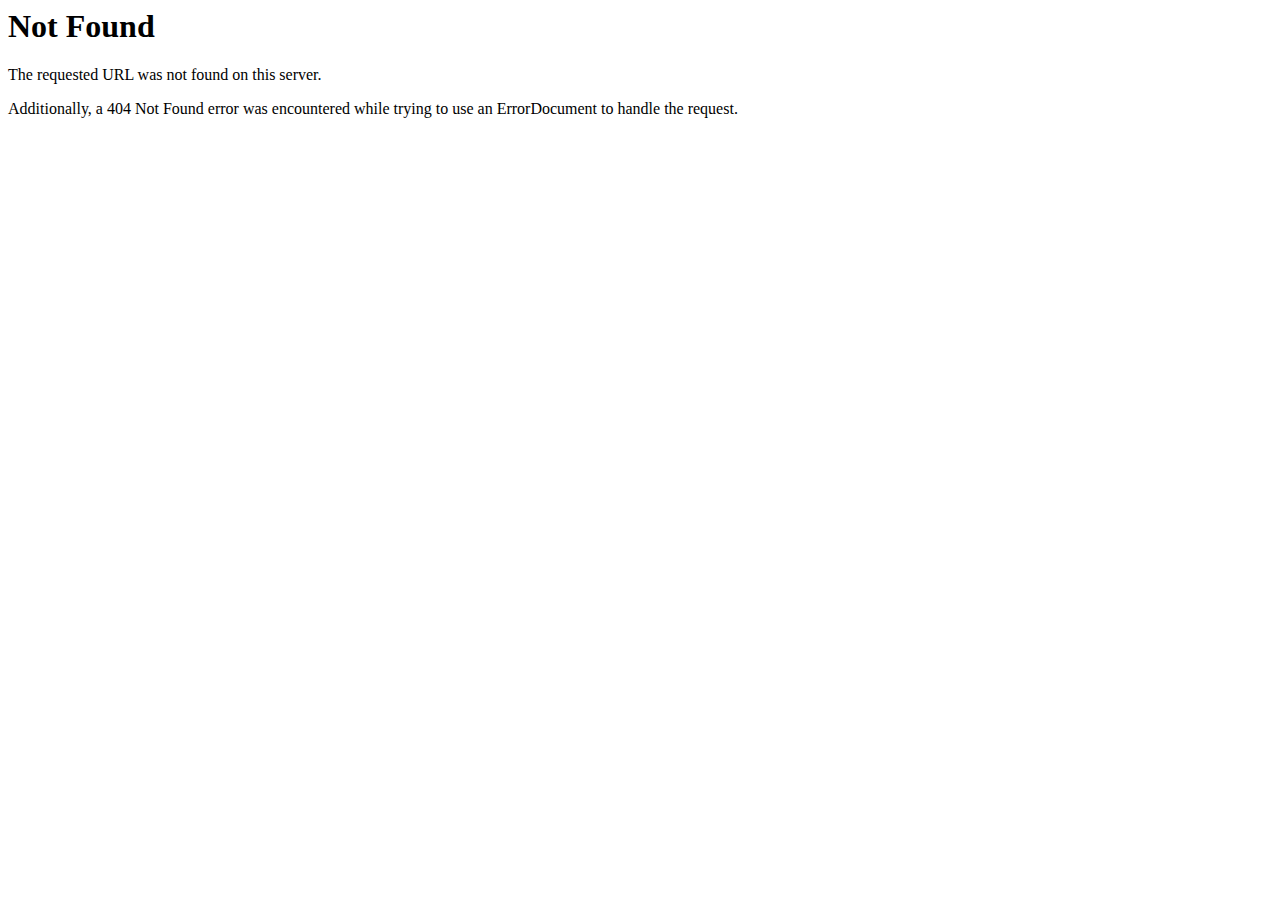
<file: css/mCSB_buttons.html>
<!DOCTYPE HTML PUBLIC "-//IETF//DTD HTML 2.0//EN">
<html><head>
<title>404 Not Found</title>
</head><body>
<h1>Not Found</h1>
<p>The requested URL was not found on this server.</p>
<p>Additionally, a 404 Not Found
error was encountered while trying to use an ErrorDocument to handle the request.</p>
</body></html>
</file>
<file: css/responsive.css>
/* Esonit HTML Template*/

@media only screen and (max-width: 1340px){

	.main-header.header-style-four .outer-box .phone-box{
		display:none;
	}
	
}

@media only screen and (max-width: 1140px){
	
	.main-header{
		margin:0px !important;
	}
	
	.page-wrapper{
		overflow:hidden;	
	}
	
	.main-menu .navigation > li{
		margin-left:0px;
	}
	
	.main-slider{
		padding:0px 0px;
	}
	
	h1{
		font-size:42px;
	}
	
	h2{
		font-size:32px;
	}
	
	.banner-section .image-column .image img{
		max-width:100%;
	}
	
	.sticky-header .main-menu .navigation > li{
		margin-left:18px;
	}
	
	.sticky-header .main-menu .navigation > li > a{
		font-size:18px;
	}
	
	.main-header .language-nav{
		display:none;
	}
	
	.banner-section .content-column .inner-column{
		padding-top:0px;
	}
	
	.login-section .left-color-bar,
	.login-section .right-color-bar,
	.pricing-page-title-section .left-color-layer,
	.pricing-page-title-section .right-color-layer,
	.page-title-section .left-color-layer,
	.page-title-section .right-color-layer,
	.coaching-section .left-color,
	.coaching-section .right-color,
	.coaching-section .icon-layer-one,
	.success-section .icon-layer-one,
	.success-section .left-white-bar,
	.success-section .right-white-bar,
	.news-section .left-white-bar,
	.news-section .right-white-bar,
	.case-studio-section .pattern-layer,
	.careers-title-section .left-color-layer,
	.careers-title-section .right-color-layer,
	.business-section-two .left-color-layer,
	.business-section-two .right-color-layer{
		display:none;
	}
	
	.case-studio-section .upper-box .counter-column .inner-column{
		padding-left:0px;
	}
	
	.case-studio-section .lower-box .case-block-two:nth-child(2n){
		transform:translateY(0px);
	}
	
	.process-section{
		padding-bottom:100px;
	}
	
	.success-section{
		padding-top:100px;
	}
	
	.news-section{
		padding:100px 0px 80px;
	}
	
	.business-section,
	.services-section,
	.case-study-section{
		padding-top:120px;
	}
	
	.featured-section{
		padding:120px 0px 80px;
	}
	
	.success-tabs .tab-btns .tab-btn{
		margin-right:150px;
	}
	
	.professional-section{
		padding-top:120px;
	}
	
	.success-section .content-column .text,
	.professional-section .content-column .text,
	.success-tabs .tabs-content .text{
		padding-right:0px;
	}
	
	.case-study-section .title-column .inner-column,
	.chain-section .blocks-column .inner-column{
		padding:0px;
	}
	
	.chain-section .content-column .inner-column{
		padding-left:0px;
	}
	
	.chain-section{
		padding-bottom:0px;
	}
	
	.testimonial-section .left-column{
		order:2;
	}
	
	.testimonial-section .right-column{
		order:3;
	}
	
	.testimonial-section .title-column{
		order:1;
	}
	
	.testimonial-section .title-column .inner-column{
		padding-top:0px;
	}
	
	.testimonial-block{
		margin-bottom:40px;
	}
	
	.testimonial-section{
		padding-top:20px;
		padding-bottom:60px;
	}
	
	.case-study-section .color-layer{
		width:360px;
		height:360px;
	}
	
	.newsletter-section .inner-container{
		padding-left:50px;
	}
	
	.main-header.header-style-two .main-menu .navigation > li{
		margin:0px 8px;
	}
	
	.banner-section-two .video-box{
		margin-left:8px;
	}
	
	.coaching-section .content-column .blocks-outer{
		padding-right:0px;
	}
	
	.business-section-two{
		padding:90px 0px 90px;
	}
	
	.chain-section.style-two{
		padding-top:120px;
	}
	
	.clients-section .title-column .inner-column{
		padding:0px;
	}
	
	.clients-section{
		padding-top:200px;
	}
	
	.newsletter-section .inner-container .icon-layer-one{
		left:40px;
	}
	
	.team-section{
		padding-top:130px;
	}
	
	.chain-section.style-three{
		padding-top:130px;
		padding-bottom:80px;
	}
	
	.services-section.style-two{
		padding-top:100px;
	}
	
	.strategy-section .content-column .inner-column{
		padding-top:160px;
		padding-left:0px;
	}
	
	.value-section .inner-container{
		margin-left:0px;
	}
	
	.value-section .content-column .inner-column{
		padding:40px 35px 30px;
	}
	
	.value-section .content-column p{
		font-size:18px;
	}
	
	.login-section{
		padding-bottom:100px;
	}
	
	.login-section .image-column .image{
		right:0px;
	}
	
	.login-section .inner-container{
		margin-left:0px;
		background-color:#ffffff;
	}
	
	.login-section .image-column .image img{
		max-width:100%;
	}
	
	.login-section .form-column .copyright{
		margin-top:0px;
	}
	
	.login-section .form-column .inner-column{
		padding-left:20px;
		padding-right:20px;
		padding-bottom:20px;
	}
	
	.case-block-three .inner-box .content-column .content{
		padding:0px 0px;
	}
	
	.workspace-block .block-inner .image{
		margin-right:0px;
	}
	
	.feedback-box .box-inner .feedback-content{
		padding-top:0px;
		padding-left:380px;
	}
	
	.news-block-two .inner-box .content-column .content{
		padding:0px 0px;
	}
	
	.related-posts .owl-nav .owl-prev{
		left:15px;
	}
	
	.related-posts .owl-nav .owl-next{
		right:15px;
	}
	
	.banner-section-three .content-column .inner-column,
	.related-posts{
		padding-top:0px;
	}
	
	.banner-section-three .image-column .inner-column{
		margin-right:0px;
	}
	
	.banner-section-three .image-column .image img{
		max-width:100%;
	}
	
	.business-section-three .lower-text,
	.business-section-three .content-column .text{
		font-size:18px;
	}
	
	.service-block-two .inner-box{
		padding-left:20px;
		padding-right:20px;
	}
	
	.case-block-four .inner-box .overlay-box{
		left:25px;
		right:25px;
	}
	
}

@media only screen and (min-width: 768px){
	
	.main-menu .navigation > li > ul,
	.main-menu .navigation > li > ul > li > ul{
		display:block !important;
		visibility:hidden;
		opacity:0;
	}
	
}

@media only screen and (max-width: 1023px){
	
	.main-header .main-box .logo-box {
		position:relative;
		left:0px;
		top:0px;
		right:0px;
		bottom:0px;
		margin:0px;
		text-align:left;
	}
	
	.case-studio-section{
		padding-bottom:520px;
	}
	
	.main-header .outer-box{
		display:block;
	}
	
	.main-menu .navigation > li > a{
		font-size:16px;
	}
	
	.main-menu .navigation > li{
		margin-right:25px;
	}
	
	.main-header .header-upper .logo-box{
		margin: 0px;
		width:100%;
		padding-bottom:0px;
		text-align:center;
	}
	
	.main-header{
		position:relative;
	}
	
	.main-header .nav-outer{
		width:100%;
		padding-top:0px;
	}
	
	.main-menu .navigation > li > a{
		text-transform:capitalize;
	}
	
	.sticky-header .logo{
		width:100%;
		text-align:center;
	}
	
	.sticky-header .pull-right{
		width:100%;
	}
	
	.sticky-header .main-menu .navigation > li{
		margin-left:0px;
		margin-right:20px;
	}
	
	.main-header .nav-outer{
		float:left;
		width:auto;
		padding-left:0px;
	}
	
	.contact-page-section .info-block .inner-column{
		background-color:#fef3ec;
	}
	
	.contact-page-section .inner-container:before,
	.pricing-page-title-section .text br,
	.sticky-header{
		display:none;
	}
	
	.banner-section{
		padding-top:120px;
	}
	
	.banner-section .image-column .inner-column{
		padding-top:50px;
	}
	
	.fact-counter .column .inner .text br,
	.business-section .icon-layer-two,
	.success-section .icon-layer-two,
	.service-block .inner-box h3 a br{
		display:none;
	}
	
	.newsletter-section .inner-container .icon-layer-two,
	.newsletter-section .inner-container .color-box,
	.success-tabs .tabs-content h3 br{
		display:none;
	}
	
	.success-tabs .tabs-content .image img{
		width:100%;
		display:block;
	}
	
	.chain-section .content-column{
		order:1;
	}
	
	.chain-section .blocks-column{
		order:2;
	}
	
	.newsletter-section .inner-container::before{
		top:0px;
	}
	
	.newsletter-section .inner-container{
		padding:40px 20px 0px;
		text-align:center;
	}
	
	.newsletter-section .form-column .inner-column{
		padding-top:80px;
	}
	
	.newsletter-section .inner-container .pattern-layer{
		top:0px;
	}
	
	.main-footer .footer-bottom .copyright{
		text-align:center;
		margin-bottom:10px;
	}
	
	.main-footer .footer-bottom .nav-column ul{
		text-align:center;
	}
	
	.business-block .inner-box{
		box-shadow:0px 0px 22px rgba(0,0,0,0.10);
	}
	
	.main-header.header-style-two .nav-outer{
		margin-top:0px;
		text-align:left;
		position:relative;
	}
	
	.main-header.header-style-two .outer-box{
		right:0px;
	}
	
	.banner-section-two .image-column .inner-column{
		margin-right:0px;
		text-align:center;
	}
	
	.banner-section-two .content-column{
		margin-bottom:60px;
	}
	
	.banner-section-two .image-column .color-three{
		right:20px;
	}
	
	.banner-section-two .image-column .image .call-box{
		left:0px;
	}
	
	.clients-section{
		padding-top:120px;
	}
	
	.clients-section .title-column{
		margin-bottom:60px;
	}
	
	.coaching-section .image-column .image{
		margin-right:0px;
	}
	
	.page-title-section .text br{
		display:none;
	}
	
	.careers-title-section .upper-box{
		padding-bottom:40px;
	}
	
	.careers-title-section .lower-box .image-column .inner-column{
		padding-left:0px;
		padding-top:40px;
	}
	
	.career-block .inner-box{
		padding:30px 30px;
	}
	
	.career-block .inner-box .content{
		padding-right:240px;
	}
	
	.career-block .inner-box .text{
		font-size:18px;
	}
	
	.strategy-section .inner-container{
		margin-top:100px;
	}
	
	.strategy-section .image-column .inner-column{
		padding-right:0px;
	}
	
	.strategy-section .content-column .inner-column{
		padding-top:0px;
	}
	
	.transformation-section{
		padding-top:100px;
	}
	
	.page-title-section.style-three{
		padding-bottom:120px;
	}
	
	.login-section .image-column .image img{
		width:100%;
	}
	
	.login-section .form-column{
		order:1;
	}
	
	.login-section .image-column{
		order:2;
	}
	
	.login-section .form-column .copyright{
		margin-left:20px;
		margin-bottom:40px;
	}
	
	.case-block-three .inner-box .content-column .content{
		padding-bottom:40px;
	}
	
	.feedback-box .box-inner{
		padding:30px 30px;
	}
	
	.feedback-box .box-inner .text{
		padding-right:0px;
	}
	
	.news-block-two .inner-box .content-column .content{
		padding-bottom:40px;
	}
	
	.discuss-section .inner-container{
		text-align:center;
	}
	
	.discuss-section .image-column .inner-column{
		padding-top:25px;
	}
	
	.page-title-section h2{
		font-size:46px;
	}
	
	.careers-title-section h1{
		font-size:44px;
	}
	
	.main-header.header-style-four .nav-outer{
		position:relative;
		margin-top:0px;
	}
	
	.main-header.header-style-four .nav-outer .main-menu{
		float:left;
		width:auto;
	}
	
	.main-header.header-style-four .main-menu .navigation > li{
		margin-left:0px;
		margin-right:20px;
	}
	
	.banner-section-three{
		padding-top:140px;
	}
	
	.business-section-three .content-column{
		order:1;
	}
	
	.business-section-three .image-column{
		order:2;
	}
	
	.counter-section-two .inner-container{
		padding:70px 30px 60px 30px;
	}
	
	.fact-counter-two .column .inner .counter-title{
		font-size:16px;
	}
	
	.banner-section-three .content-column .inner-column{
		margin-right:0px;
	}
	
}

@media only screen and (max-width: 767px){
	
	.header-upper .logo-outer {
		position:relative;
		left:0px;
		top:0px;
		right:0px;
		bottom:0px;
		width:100%;
		margin:0px;
	}
	
	.main-header .sticky-header .outer-box{
		display:block;
		right: 15px;
		left: auto;
		top:0px;
	}
	
	.main-menu{
		width:100%;
		display:none;
	}
	
	.main-menu .navbar-collapse {
	   max-height:300px;
	   max-width:none;
		overflow:auto;
		float:none !important;
		width:100% !important;
		padding:0px 0px 0px;
		border:none;
		margin:0px 0px 15px;
		-ms-border-radius:0px;
		-moz-border-radius:0px;
		-webkit-border-radius:0px;
		-o-border-radius:0px;
		border-radius:0px;
		box-shadow:none;
   }
   
	.main-menu .navbar-collapse.in,
	.main-menu .collapsing{
		padding:0px 0px 0px;
		border:none;
		margin:0px 0px 15px;
		-ms-border-radius:0px;
		-moz-border-radius:0px;
		-webkit-border-radius:0px;
		-o-border-radius:0px;
		border-radius:0px;
		box-shadow:none;	
	}
	
	.main-menu .navbar-header{
		position:relative;
		float:none;
		display:block;
		text-align:right;
		width:100%;
		padding:15px 0px;
		right:0px;
		z-index:12;
	}
	
	.main-menu .navbar-header .navbar-toggle{
		display:inline-block;
		z-index:12;
		border:1px solid #cc8809;
		float:none;
		margin:0px 0px 0px 0px;
		border-radius:0px;
		background:#cc8809;
	}
	
	.main-menu .navbar-header .navbar-toggle .icon-bar{
		background:#ffffff;	
	}
	
	.main-menu .navbar-collapse > .navigation{
		float:none !important;
		margin:0px !important;
		width:100% !important;
		background:#2c2c2c;
		border:1px solid #ffffff;
		border-top:none;
	}
	
	.main-menu .navbar-collapse > .navigation > li{
		margin:0px !important;
		float:none !important;
		padding:0px !important;
		width:100%;
	}
	
	.main-menu .navigation > li > a,
	.main-menu .navigation > li > ul:before{
		border:none;	
	}
	
	.main-menu .navbar-collapse > .navigation > li > a{
		padding:10px 10px !important;
		border:none !important;
	}
	
	.main-menu .navigation li.dropdown > a:after,
	.main-menu .navigation > li.dropdown > a:before,
	.main-menu .navigation > li > ul > li > a::before,
	.main-menu .navigation > li > ul > li > ul > li > a::before{
		color:#ffffff !important;
		right:15px;
		font-size:16px;
		display:none !important;
	}
	
	.main-menu .navbar-collapse > .navigation > li > ul,
	.main-menu .navbar-collapse > .navigation > li > ul > li > ul{
		position:relative;
		border:none;
		float:none;
		visibility:visible;
		opacity:1;
		display:none;
		margin:0px;
		left:auto !important;
		right:auto !important;
		top:auto !important;
		padding:0px;
		outline:none;
		width:100%;
		background:#2c2c2c;
		-webkit-border-radius:0px;
		-ms-border-radius:0px;
		-o-border-radius:0px;
		-moz-border-radius:0px;
		border-radius:0px;
		transition:none !important;
		-webkit-transition:none !important;
		-ms-transition:none !important;
		-o-transition:none !important;
		-moz-transition:none !important;
	}
		
	.main-menu .navbar-collapse > .navigation > li > ul,
	.main-menu .navbar-collapse > .navigation > li > ul > li > ul{
		border-top:1px solid rgba(255,255,255,1) !important;	
	}
	
	.main-menu .navbar-collapse > .navigation > li,
	.main-menu .navbar-collapse > .navigation > li > ul > li,
	.main-menu .navbar-collapse > .navigation > li > ul > li > ul > li{
		border-top:1px solid rgba(255,255,255,1) !important;
		border-bottom:none;
		opacity:1 !important;
		top:0px !important;
		left:0px !important;
		visibility:visible !important;
	}
	
	.main-menu .navbar-collapse > .navigation > li:first-child{
		border:none;	
	}
	
	.main-menu .navbar-collapse > .navigation > li > a,
	.main-menu .navbar-collapse > .navigation > li > ul > li > a,
	.main-menu .navbar-collapse > .navigation > li > ul > li > ul > li > a{
		padding:10px 10px !important;
		line-height:22px;
		color:#ffffff;
		background:#2c2c2c;
		text-align:left;
	}
	
	.main-menu .navbar-collapse > .navigation > li > a:hover,
	.main-menu .navbar-collapse > .navigation > li > a:active,
	.main-menu .navbar-collapse > .navigation > li > a:focus{
		background:#cc8809;
	}
	
	.main-menu .navbar-collapse > .navigation > li:hover > a,
	.main-menu .navbar-collapse > .navigation > li > ul > li:hover > a,
	.main-menu .navbar-collapse > .navigation > li > ul > li > ul > li:hover > a,
	.main-menu .navbar-collapse > .navigation > li.current > a,

	.main-menu .navbar-collapse > .navigation > li.current-menu-item > a{
		background:#2c2c2c;
		color:#ffffff !important;
	}
	
	.main-menu .navbar-collapse > .navigation li.dropdown .dropdown-btn{
		display:block;
	}
	
	.sec-title .text br,
	.main-menu .navigation > li > ul:before{
		display:none !important;	
	}
	
	.main-header .main-box .logo-box{
		float:none;
		text-align:center;
		padding-bottom:10px;
	}
	
	.main-header .header-lower .outer-box{
		position:absolute;
		z-index:12;
		display:block;
	}
	
	.main-menu .navbar-header .navbar-toggler{
		display: inline-block;
		z-index: 12;
		width: 50px;
		height: 40px;
		float: none;
		padding: 0px;
		text-align: center;
		border-radius: 0px;
		background: none;
		border: 1px solid #ffffff;
	}
	
	.main-menu .navbar-header .navbar-toggler .icon-bar{
		position: relative;
		background: #ffffff;
		height: 2px;
		width: 26px;
		display: block;
		margin:0 auto;
		margin:5px 11px;
	}
	
	.main-header .nav-outer{
		width:100%;
	}
	
	.main-menu .cart-box{
		position:absolute;
		left: 0px;
		top:0px;
		padding-left: 0px;
		margin: 26px 0px;
		border-left: none;
		z-index:30;
	}
	
	.case-study-section .carousel-column .icon-layer-one,
	.banner-section .pattern-layer-one,
	.main-menu .navigation > li:before,
	.main-header .outer-box .buttons-box{
		display:none;
	}
	
	.main-header .outer-box .option-box > li{
		margin-left:0px;
		margin-right: 20px;
	}
	
	.main-header .header-lower .search-box-outer .dropdown-menu{
		left:0px !important;
		top:40px !important;
	}
	
	.main-header .outer-box .option-box .cart-box .cart-panel{
		left:0px !important;
		right:auto;
	}
	
	.nav-outer .mobile-nav-toggler{
		display: block;
		margin: 0;
		z-index:12;
		padding: 8px 0;
		margin-left: 20px;
	}
	
	#navbarSupportedContent{
		display:block;
	}
	
	.mCSB_inside > .mCSB_container{
		margin-right:0px;
	}
	
	.main-header .outer-box{
		position:absolute;
		left:15px;
		right:auto;
		margin-left:0px;
		padding:0px 0px;
	}
	
	.main-header .outer-box .cart-box .cart-panel{
		left:0px !important;
		right:auto;
	}
	
	.main-header .sticky-header .outer-box .cart-box .cart-panel{
		right:0px !important;
		left:auto !important;
	}
	
	h1{
		font-size:36px;
	}
	
	.page-title h2,
	h2{
		font-size:30px;
	}
	
	.main-header .cart-box{
		margin-left:0px;
	}
	
	.main-header .header-upper .logo-box{
		padding-bottom:20px;
	}
	
	.success-tabs .tab-btns .tab-btn{
		margin-right:50px;
	}
	
	.chain-section .blocks-column .blocks-outer .chain-block:nth-child(2n+1){
		margin-left:0px;
	}
	
	.testimonial-block .inner-box{
		padding:0px;
		text-align:center;
	}
	
	.testimonial-block .inner-box .author-image{
		position:relative;
		margin:0 auto;
		margin-bottom:25px;
	}
	
	.testimonial-section{
		padding-bottom:40px;
	}
	
	.newsletter-section .image-column .image{
		margin-left:0px;
	}
	
	.newsletter-section .image-column .image img{
		width:100%;
	}
	
	.coaching-section{
		padding-bottom:0px;
	}
	
	.coaching-section .image-column .inner-column{
		padding-top:0px;
	}
	
	.clients-section .clients-column .inner-column .column:nth-child(1),
	.clients-section .clients-column .inner-column .column:nth-child(2){
		margin-bottom:0px;
	}
	
	.clients-section .clients-column .centered-logo{
		position:relative;
		left:auto;
		top:auto;
		margin-bottom:20px;
		border-radius:0px;
		transform:translate(0%,0%);
	}
	
	.testimonial-section .pattern-layer,
	.clients-section .clients-column .circle-box{
		display:none;
	}
	
	.clients-section{
		padding-bottom:0px;
	}
	
	.page-title-section .text{
		font-size:20px;
	}
	
	.fact-counter{
		text-align:center;
	}
	
	.career-block .inner-box .content{
		padding-right:0px;
	}
	
	.career-block .inner-box .btn-box{
		position:relative;
		top:0px;
		margin-top:20px;
	}
	
	.price-block{
		margin-bottom:30px;
	}
	
	.pricing-tabs .tabs-content .price-block:nth-child(2){
		margin-top:0px;
	}
	
	.strategy-section .content-column{
		order:1;
	}
	
	.strategy-section .image-column{
		order:2;
		margin-top:30px;
	}
	
	.case-detail-section .pattern-layer-four,
	.case-block-three .inner-box .content-column h3 a br{
		display:none;
	}
	
	.workspace-block .block-inner .content-column .title{
		margin-top:0px;
	}
	
	.feedback-box .box-inner .feedback-content{
		padding-left:0px;
	}
	
	.feedback-box .box-inner .feedback-content .author-image{
		position:relative;
		margin-bottom:25px;
	}
	
	.new-posts .pull-left,
	.new-posts .pull-right{
		text-align:center;
		width:100%;
	}
	
	.news-block-two .inner-box{
		padding:25px 25px;
	}
	
	.news-detail .post-share-options .social-box{
		margin-top:25px;
	}
	
	.news-detail .post-share-options .pull-right{
		width:100%;
	}
	
	.news-detail .inner-box p{
		font-size:18px;
	}
	
	.page-title-section.style-five{
		padding-bottom:240px;
	}
	
	.page-title-section h2{
		font-size:38px;
	}
	
	.page-title-section h2 br{
		display:none;
	}
	
	.careers-title-section h1 br{
		display:none;
	}
	
	.pricing-page-title-section h2{
		font-size:44px;
	}
	
	.pricing-page-title-section .text{
		font-size:20px;
	}
	
	.main-header.header-style-two .outer-box{
		left:0px;
		right:auto;
	}
	
	.main-header.header-style-four .btn-box{
		margin-left:0px;
	}
	
	.main-header.header-style-four .outer-box{
		left:0px;
		top:-5px;
	}
	
	.banner-section-three .color-layer-three{
		right:0px;
	}
	
	.banner-section-three .content-column{
		z-index:2;
	}
	
	.fact-counter-two .column .inner .content{
		padding-left:0px;
		text-align:center;
	}
	
	.fact-counter-two .column .inner .count-outer{
		position:relative;
		margin-bottom:15px;
	}
	
	.banner-section-three .content-column h1 br,
	.case-block-four .inner-box .overlay-box .designation{
		display:none;
	}
	
	.case-block-four .inner-box .overlay-box h4{
		font-size:20px;
	}
	
	.footer-style-two .footer-bottom .pull-left,
	.footer-style-two .footer-bottom .pull-right{
		width:100%;
		text-align:center;
	}
	
	.footer-style-two .footer-bottom .copyright{
		margin-bottom:10px;
	}
	
	.header-style-four .nav-outer .mobile-nav-toggler{
		top:-7px;
	}
	
}

@media only screen and (max-width: 599px){
	
	.careers-title-section h1{
		font-size:36px;
	}
	
	.case-study-section{
		padding-bottom:30px;
	}
	
	.sec-title h2 br,
	.page-title-section h2 br,
	.news-section .icon-layer-two,
	.careers-title-section h1 br,
	.page-title-section .icon-layer-two,
	.case-detail-section .upper-box h2 br,
	.banner-section-two .image-column .color-one,
	.banner-section-three .color-layer-three,
	.newsletter-section .form-column .title-box .text br,
	.banner-section .image-column .pattern-layer-one{
		display:none;
	}
	
	.service-block .inner-box .text,
	.strategy-section .content-column .text p,
	.transformation-section .text p,
	.case-detail-section .lower-content p,
	.feedback-box .box-inner .text,
	.news-block-three .inner-box .text,
	.news-detail .inner-box p,
	.testimonial-block .inner-box .content .text,
	.testimonial-section .title-column .text,
	.chain-section .content-column .text p,
	.success-tabs .tabs-content .text,
	.banner-section-three .content-column .text,
	.sec-title .text{
		font-size:18px;
	}
	
	.success-section .content-column .text p{
		font-size:16px;
	}
	
	.success-tabs .tab-btns .tab-btn{
		margin-right:35px;
		font-size:18px;
	}
	
	.testimonial-block .inner-box .content,
	.service-block .inner-box{
		padding-left:25px;
		padding-right:25px;
	}
	
	.banner-section-two .image-column .image img{
		max-width:100%;
	}
	
	.banner-section-two .image-column .color-two{
		left:0px;
		width:100%;
	}
	
	.professional-section .image-column .image{
		margin-right:0px;
	}
	
	.pricing-page-title-section .text{
		font-size:20px;
	}
	
	.case-block-two .inner-box .images-outer{
		padding:20px 20px;
	}
	
	.case-block-two .inner-box .image{
		margin-bottom:20px;
	}
	
	.case-block-three .inner-box{
		padding:20px 20px;
	}
	
	.case-studio-section-two .pattern-layer-two{
		display:none;
	}
	
	.feedback-box .box-inner .feedback-content .author-image,
	.feedback-box .box-inner .feedback-content .author-image img{
		width:100%;
	}
	
	.news-block-three .inner-box .lower-content{
		padding:30px 20px 40px;
	}
	
	.discuss-section .inner-container{
		padding-left:20px;
		padding-right:20px;
	}
	
	.news-detail .inner-box .lower-content{
		padding:30px 25px;
	}
	
	.business-section-three .image-column .image .icon{
		right:15px;
		top:15px;
	}
	
}

@media only screen and (max-width: 479px) {
	
	h1{
		font-size:26px;
		line-height:1.4em;
	}
	
	.page-title-section h2{
		font-size:26px;
		line-height:1.3em;
	}
	
	h2{
		font-size:24px;
	}
	
	h3{
		font-size:22px;
	}
	
	h4{
		font-size:20px;
	}
	
	.page-title-section .text,
	.coaching-section .content-column .bold-text p{
		font-size:18px;
	}
	
	.success-section .image-column .inner-column{
		padding-left:0px;
	}
	
	.success-section .image-column .inner-column{
		margin-top:0px;
	}
	
	.case-study-section .carousel-column .inner-column{
		margin-right:0px;
	}
	
	.banner-section-two .image-column .dotted-layer,
	.banner-section-two .icon-layer-six,
	.coaching-section .image-column .color-three,
	.coaching-section .image-column .color-one,
	.careers-title-section .icon-layer-two,
	.case-study-section .carousel-column .right-gradient,
	.case-study-section .carousel-column .left-gradient,
	.success-section .image-column .color-layer-two,
	.success-section .image-column .color-layer{
		display:none;
	}
	
	.success-tabs .tab-btns .tab-btn{
		text-transform:capitalize;
		font-size:18px;
		margin-right:8px;
	}
	
	.success-tabs .tabs-content h3{
		font-size:24px;
	}
	
	.business-section{
		padding-top:80px;
	}
	
	.chain-block .inner-box .content{
		padding-left:0px;
	}
	
	.chain-block .inner-box .content .icon{
		position:relative;
		top:0px;
		margin-bottom:15px;
	}
	
	.newsletter-section .form-column .inner-column{
		padding-top:40px;
	}
	
	.newsletter-form .form-group input[type="submit"],
	.newsletter-form .form-group button{
		position:relative;
		width:100%;
		top:0px;
		right:0px;
		margin-top:10px;
	}
	
	.banner-section-two .image-column .image .call-box .number{
		font-size:26px;
	}
	
	.business-section-three .content-column .bold-text,
	.banner-section-two .image-column .image .call-box .call{
		font-size:20px;
	}
	
	.coach-block .inner-box .content{
		padding-left:0px;
	}
	
	.coach-block .inner-box .content .icon{
		position:relative;
		display:block;
		margin-bottom:15px;
	}
	
	.coaching-section .image-column .color-two{
		left:0px;
		width:100%;
	}
	
	.coaching-section .image-column .inner-column{
		padding:0px;
	}
	
	.business-block-two .inner-box .content{
		padding-left:0px;
	}
	
	.business-block-two .inner-box .icon{
		position:relative;
		top:0px;
	}
	
	.business-block-two .inner-box{
		padding:25px 25px 30px;
	}
	
	.pricing-tabs .tab-buttons .tab-btn{
		width:100%;
	}
	
	.pricing-tabs .tab-buttons .tab-btn:last-child{
		margin-right:0px;
	}
	
	.styled-form .form-group .check-box label,
	.styled-form .form-group .forgot{
		font-size:14px;
	}
	
	.news-block-three .inner-box .post-meta li:first-child{
		margin-bottom:20px;
	}
	
	.news-block-three .inner-box .post-meta{
		margin-bottom:18px;
	}
	
	.news-detail .inner-box blockquote{
		padding:20px 20px;
		font-size:18px;
	}
	
	.news-detail .post-share-options .tags li{
		margin-bottom:8px;
	}
	
	.error-section h1{
		font-size:120px;
	}
	
	.contact-page-section .form-block .inner-column,
	.contact-page-section .info-block .inner-column{
		padding:50px 30px;
	}
	
	.careers-title-section h1{
		font-size:28px;
	}
	
	.pricing-page-title-section h2{
		font-size:30px;
	}
	
	.pricing-page-title-section h2 br{
		display:none;
	}
	
	.business-section-three .service-list li{
		font-size:18px;
	}
	
	.business-section-three .image-column .inner-column{
		padding-bottom:0px;
	}
	
	.business-section-three .image-column .image-two{
		position:relative;
		right:0px;
		margin-top:20px;
	}
	
	.technology-block .inner-box .text{
		padding:0px 0px;
	}
	
	.news-block-five .inner-box .post-meta li{
		margin-right:8px;
	}
	
}

@media only screen and (max-width: 1140px){

	.cta-section .security-column .text br,
	.about-section .content-column .lower-box br,
	.pricing-section .pattern-layer-one,
	.testimonial-section-two .circle-layer,
	.main-header.header-style-five .outer-box .social-box{
		display:none;
	}
	
	h4{
		font-size:22px;
	}
	
	.about-section .content-column .inner-column{
		padding-left:0px;
	}
	
	.about-section .content-column .lower-box{
		font-size:22px;
	}
	
	.service-block-four .inner-box .text,
	.service-block-three .inner-box .text{
		font-size:16px;
	}
	
	.cta-section .title-column h2{
		font-size:30px;
	}
	
	.cta-section .security-column .text{
		font-size:19px;
	}
	
	.news-block-six .inner-box .post-meta li:first-child{
		margin-bottom:12px;
	}
	
}

@media only screen and (max-width: 1023px){

	.main-header.header-style-five .nav-outer{
		position:relative;
		margin-top:0px;
	}
	
	.main-header.header-style-five .header-upper .main-menu{
		width:auto;
		float:left;
	}
	
	.main-header.header-style-five .outer-box{
		right:0px;
	}
	
	.banner-section-four .content-column .inner-column{
		margin-right:0px;
		padding-top:0px;
	}
	
	.banner-section-four{
		padding-top:100px;
	}
	
	.cta-section .security-column .inner-column::before,
	.banner-section-four .pattern-layer-two{
		display:none;
	}
	
	.banner-section-four .image-column .inner-column{
		margin-right:0px;
		margin-top:30px;
	}
	
	.about-section .content-column .lower-box .read-more{
		position:relative;
		bottom:0px;
		margin-top:30px;
	}
	
	.services-section-three{
		padding-top:0px;
	}
	
	.services-section-three{
		padding-bottom:50px;
	}
	
	.cta-section .inner-container{
		text-align:center;
	}
	
	.cta-section .security-column .inner-column{
		display:inline-block;
	}
	
	.cta-section .title-column h2{
		margin-top:0px;
		margin-bottom:30px;
	}
	
	.pricing-tabs .tabs-content .price-block:nth-child(2){
		margin-top:0px;
	}
	
	.protect-section .image-column .inner-column{
		padding:0px 0px;
	}
	
	.testimonial-section-two{
		padding-top:120px;
	}
	
}

@media only screen and (max-width: 767px){

	.main-header.header-style-five .outer-box{
		left:0px;
	}

	.main-header.header-style-five .outer-box .search-box-outer{
		margin-left:0px;
	}
	
	.banner-section-four .content-column h1{
		font-size:60px;
	}
	
	.banner-section-four .content-column .bold-text{
		font-size:30px;
	}
	
	.about-section .image-column .lower-image-column{
		text-align:center;
		margin-top:30px;
	}
	
	.about-section .image-column{
		margin-bottom:40px;
	}
	
	.protect-section .pattern-layer-one,
	.protect-section .pattern-layer-two{
		display:none;
	}
	
	.pricing-section{
		padding-bottom:110px;
	}
	
	.project-section .owl-dots .owl-dot{
		border-color:#ffffff;
	}
	
	.address-section .content{
		padding-left:0px;
		text-align:center;
	}
	
	.address-section .content .icon{
		position:relative;
		margin-bottom:20px;
	}
	
	.address-section .inner-container{
		padding-right:30px;
	}
	
	.footer-style-three .footer-bottom .pull-left,
	.footer-style-three .footer-bottom .pull-right{
		width:100%;
	}
	
	.footer-style-three .footer-bottom .copyright{
		margin-bottom:10px;
	}
	
	.testimonial-section-two .title-column .inner-column{
		padding-right:0px;
	}
	
}

@media only screen and (max-width: 599px){

	.banner-section-four .content-column .text{
		font-size:18px;
	}
	
	.about-section{
		padding-top:150px;
	}
	
	.sec-title-two .text{
		font-size:18px;
	}
	
	.about-section .content-column .lower-box{
		padding-right:0px;
		font-size:20px;
	}
	
	.cta-section .title-column h2{
		font-size:24px;
	}
	
	.testimonial-block-two .inner-box .content{
		padding-left:30px;
		padding-right:30px;
	}
	
}

@media only screen and (max-width: 479px) {

	.banner-section-four .content-column .title{
		letter-spacing:3px;
	}
	
	.banner-section-four .content-column h1{
		font-size:44px;
	}
	
	.banner-section-four .content-column .bold-text{
		font-size:24px;
	}
	
	.about-section .content-column .feature-list li{
		padding-left:0px;
	}
	
	.about-section .content-column .feature-list li .icon{
		position:relative;
		top:0px;
		margin-bottom:15px;
	}
	
	.news-block-six .inner-box .lower-content,
	.testimonial-block-two .inner-box .content,
	.cta-section .inner-container,
	.service-block-four .inner-box,
	.service-block-three .inner-box{
		padding-left:20px;
		padding-right:20px;
	}
	
	.cta-section .title-column h2{
		
	}
	
	.pricing-tabs .tab-buttons .tab-btn{
		margin-bottom:1px;
	}
	
	.price-block .inner-box .lower-box .offer-list{
		padding-left:20px;
	}
	
	.testimonial-block-two .inner-box .content .text{
		font-size:18px;
	}
	
}










@media only screen and (max-width: 1140px){
	
	.header-style-six .btn-box{
		display:none;
	}
	
	.security-section{
		padding-top:120px;
	}
	
	.camera-block .inner-box .text{
		max-width:100%;
	}
	
	.camera-block .inner-box .text br{
		display:none;
	}
	
	.experiance-section .content-column .inner-column,
	.experiance-section .upper-box{
		padding-left:0px;
	}
	
	.case-block-four .inner-box .overlay-box .designation{
		font-size:18px;
	}
	
	.testimonial-block-three .text{
		font-size:18px;
	}
	
	.skill-section{
		padding:110px 0px 90px;
	}
	
}

@media only screen and (max-width: 1023px){
	
	.header-style-six .inner-container{
		clear: both;
		content: "";
	}
	
	.header-style-six .header-upper .logo-box{
		display:inline-block;
		padding:0px;
		width:auto;
	}
	
	.header-style-six .nav-outer{
		float:right;
	}
	
	.banner-section-six .icon-layer-two,
	.banner-section-six .icon-layer-three,
	.skill-section .content-column h2 br,
	.header-style-six .outer-box{
		display:none;
	}
	
	.featured-section-two .featured-block{
		margin-bottom:2px;
	}
	
	.experiance-section .upper-box .pull-left,
	.experiance-section .upper-box .pull-right{
		width:100%;
		text-align:center;
	}
	
	.experiance-section .upper-box h2{
		max-width:100%;
		margin-bottom:25px;
	}
	
	.experiance-section .image-column .inner-column{
		text-align:center;
		padding-top:0px;
	}
	
	.camera-block .inner-box{
		text-align:center;
	}
	
	.skill-section .content-column p{
		padding-right:0px;
	}
	
	.footer-style-four .upper-box .image-column .inner-column{
		padding-top:40px;
	}
	
	.footer-style-four .widgets-section{
		padding-top:70px;
	}
	
	.banner-section-six h1{
		font-size:60px;
	}
	
}

@media only screen and (max-width: 767px){

	.header-style-six .nav-outer .mobile-nav-toggler{
		color:#ffffff;
	}
	
	.banner-section-six .slide{
		padding:120px 0px;
	}
	
	.sec-title-three h2 br,
	.banner-section-six .icon-layer-two,
	.banner-section-six .icon-layer-one,
	.banner-section-six .icon-layer-three,
	.banner-section-six .play-box::before{
		display:none;
	}
	
	.experiance-section .upper-box h2{
		font-size:32px;
	}
	
	.case-study-section-two.style-two .sec-title-three .pull-right{
		width:100%;
	}
	
	.case-study-section-two.style-two .sec-title-three .button-box{
		margin-top:30px;
	}
	
	.skill-section .content-column p{
		font-size:18px;
	}
	
	.skill-section .content-column .skills{
		padding-right:0px;
	}
	
	.footer-style-four .footer-bottom .pull-left,
	.footer-style-four .footer-bottom .pull-right{
		width:100%;
		text-align:center;
	}
	
	.footer-style-four .footer-bottom-nav{
		margin-top:15px;
	}
	
	.banner-section-six h1{
		font-size:50px;
		line-height:60px;
	}
	
}

@media only screen and (max-width: 599px){
	
	.experiance-section .upper-box h2{
		font-size:28px;
	}
	
	.skills .skill-item .skill-header .skill-title{
		font-size:16px;
	}
	
	.skills .skill-item .skill-percentage{
		padding:0px;
	}
	
	.experiance-section .upper-box h2 br{
		display:none;
	}
	
	.banner-section-six h1{
		font-size:44px;
	}
	
}

@media only screen and (max-width: 479px) {

	.news-block-five .inner-box .lower-content{
		padding-left:20px;
		padding-right:20px;
	}
	
	.featured-block .inner-box .content{
		padding:0px;
		min-height:auto;
	}
	
	.featured-block .inner-box{
		padding:25px 25px;
	}
	
	.featured-block .inner-box .icon-box{
		position:relative;
		margin-bottom:15px;
	}
	
	.banner-section-six h1{
		margin-bottom:30px;
	}
	
	.security-section .images-column .circle-image,
	.banner-section-six .play-box i{
		display:none;
	}
	
	.banner-section-six .play-box .fa{
		margin-left:10px;
	}
	
	.camera-block .inner-box .text{
		font-size:18px;
	}
	
	.footer-style-four .upper-box .form-column .inner-column{
		padding:20px 20px;
	}
	
	.newsletter-form-two .form-group button{
		position:relative;
		width:100%;
		display:block;
	}
	
	.banner-section-six h1{
		font-size:30px;
		line-height:36px;
	}
	
}
</file>
<file: css/style.css>
/* Esonit Online Education HTML Template */

/* css File Imports */

@import url('global.css');
@import url('header.css');
@import url('flaticon.css');
@import url('font-awesome.css');
@import url('animate.css');
@import url('owl.css');
@import url('animation.css');
@import url('jquery-ui.css');
@import url('jquery.fancybox.min.css');
@import url('jquery.bootstrap-touchspin.css');
@import url('jquery.mCustomScrollbar.min.css');

/*** 

====================================================================
	Banner Section
====================================================================

***/

.whatsapp-button {
  position: fixed;
  bottom: 20px;
  right: 50px;
  z-index: 9999;
  cursor: pointer;
}

.whatsapp-button img {
  width: 70px;
  height: 70px;
  border-radius: 50%;
  box-shadow: 0 4px 8px rgba(0,0,0,0.2);
}


.banner-section{
	position:relative;
	overflow:hidden;
	padding-top:280px;
	padding-bottom:100px;
	background-color:#fff0e6;
}

.banner-section .icon-layer-one{
	position:absolute;
	left:10%;
	top:35%;
	width:11px;
	height:15px;
	background-repeat:no-repeat;
}

.banner-section .icon-layer-two{
	position:absolute;
	left:17%;
	bottom:12%;
	width:15px;
	height:12px;
	background-repeat:no-repeat;
}

.banner-section .icon-layer-three{
	position:absolute;
	right:12%;
	top:18%;
	width:11px;
	height:15px;
	background-repeat:no-repeat;
}

.banner-section .color-layer{
	position:absolute;
	right:4%;
	bottom:5%;
	width:11px;
	height:11px;
	border-radius:50%;
	background-color:#f15d52;
}

.banner-section .pattern-layer-one{
	position: absolute;
    right: -180px;
    top: 160px;
    width: 318px;
    height: 78px;
    background-repeat: no-repeat;
	transition: all 900ms ease;
    -moz-transition: all 900ms ease;
    -webkit-transition: all 900ms ease;
    -ms-transition: all 900ms ease;
    -o-transition: all 900ms ease;
}

.banner-section .pattern-layer-two{
	position: absolute;
    left: 110px;
    bottom: 120px;
    width: 318px;
    height: 78px;
    background-repeat: no-repeat;
	transition: all 900ms ease;
    -moz-transition: all 900ms ease;
    -webkit-transition: all 900ms ease;
    -ms-transition: all 900ms ease;
    -o-transition: all 900ms ease;
}

.banner-section .pattern-layer-three{
	position: absolute;
    left: 80px;
    bottom: 26%;
    width: 66px;
    height: 58px;
    background-repeat: no-repeat;
	transition: all 900ms ease;
    -moz-transition: all 900ms ease;
    -webkit-transition: all 900ms ease;
    -ms-transition: all 900ms ease;
    -o-transition: all 900ms ease;
}

.banner-section .image-column{
	position:relative;
}

.banner-section .image-column .inner-column{
	position:relative;
}

.banner-section .image-column .image{
	position:relative;
}

.banner-section .image-column .image img{
	position:relative;
	max-width:inherit;
}

.banner-section .content-column{
	position:relative;
}

.banner-section .content-column .inner-column{
	position:relative;
	padding-top:30px;
}

.banner-section .content-column .text{
	color:#0c0d24;
	font-size:20px;
	line-height:1.8em;
	margin-top:25px;
	margin-bottom:20px;
	text-transform:capitalize;
	-webkit-transition: all 1000ms ease;
	-moz-transition: all 100ms ease;
	-ms-transition: all 1000ms ease;
	-o-transition: all 1000ms ease;
	transition: all 1000ms ease;
}

.banner-section .content-column h1{
	color:#0c0d24;
	font-weight:900;
	line-height:1.1em;
	font-family: 'Lato', sans-serif;
	-webkit-transition: all 1000ms ease;
	-moz-transition: all 100ms ease;
	-ms-transition: all 1000ms ease;
	-o-transition: all 1000ms ease;
	transition: all 1000ms ease;
}

.banner-section .content-column .btns-box{
	margin-top:65px;
	-webkit-transition: all 1000ms ease;
	-moz-transition: all 100ms ease;
	-ms-transition: all 1000ms ease;
	-o-transition: all 1000ms ease;
	transition: all 1000ms ease;
}

.banner-section .content-column .theme-btn{
	margin-right:15px;
}

.banner-section .owl-dots{
	position:absolute;
	left:0px;
	right:0px;
	bottom:40px;
	display:none;
	text-align:center;
}

.banner-section .owl-dots .owl-dot{
	position:relative;
	width:30px;
	height:6px;
	margin-bottom:10px;
	border-radius:0px;
	margin:0px 5px;
	display:inline-block;
	background-color:#f15d52;
	transition:all 0.3s ease;
	-moz-transition:all 0.3s ease;
	-webkit-transition:all 0.3s ease;
	-ms-transition:all 0.3s ease;
	-o-transition:all 0.3s ease;
}

.banner-section .owl-dots .owl-dot.active,
.banner-section .owl-dots .owl-dot:hover{
	background-color:#06092d;
}

.banner-section .owl-nav{
	position:absolute;
	left:0px;
	top:50%;
	z-index:99999;
	width:100%;
	opacity:0;
	margin-top:-10px;
	transition:all 0.3s ease;
	-moz-transition:all 0.3s ease;
	-webkit-transition:all 0.3s ease;
	-ms-transition:all 0.3s ease;
	-o-transition:all 0.3s ease;
}

.banner-section:hover .owl-nav{
	opacity:1;
}

.banner-section .owl-nav .owl-prev{
	position:absolute;
	left:20px;
	width:60px;
	height:60px;
	color:#f15d52;
	line-height:56px;
	font-size:24px;
	text-align:center;
	border-radius:50px;
	transition:all 500ms ease;
	-moz-transition:all 500ms ease;
	-webkit-transition:all 500ms ease;
	-ms-transition:all 500ms ease;
	-o-transition:all 500ms ease;
	border:2px solid #f15d52;
}

.banner-section .owl-nav .owl-next{
	position:absolute;
	right:20px;
	color:#f15d52;
	font-size:24px;
	width:60px;
	height:60px;
	line-height:56px;
	border-radius:50px;
	text-align:center;
	transition:all 500ms ease;
	-moz-transition:all 500ms ease;
	-webkit-transition:all 500ms ease;
	-ms-transition:all 500ms ease;
	-o-transition:all 500ms ease;
	border:2px solid #f15d52;
}

.banner-section .owl-nav .owl-prev:hover,
.banner-section .owl-nav .owl-next:hover{
	color:#ffffff;
	border-color:#f15d52;
	background-color:#f15d52;
}

/*** 

====================================================================
	Services Section
====================================================================

***/

.services-section{
	position:relative;
	padding:180px 0px 130px;
}

.services-section.style-two{
	padding-bottom:10px;
	padding-top:150px;
}

.services-section.style-three{
	padding-top:0px;
	padding-bottom:40px;
}

.services-section.style-four{
	padding-top:120px;
}

.services-section .pattern-layer-one{
	position:absolute;
	right:8%;
	top:40%;
	width:33px;
	height:85px;
	background-repeat:no-repeat;
}

.services-section .pattern-layer-two{
	position:absolute;
	left:130px;
	bottom:130px;
	width:11px;
	height:15px;
	background-repeat:no-repeat;
}

.service-block{
	position:relative;
	margin-bottom:30px;
}

.service-block .inner-box{
	position:relative;
	text-align:center;
	padding:52px 35px 52px;
	border:2px solid #f1eeeb;
	transition:all 500ms ease;
	-moz-transition:all 500ms ease;
	-webkit-transition:all 500ms ease;
	-ms-transition:all 500ms ease;
	-o-transition:all 500ms ease;
	background-color:#ffffff;
}

.service-block .inner-box:hover{
	border-color:#2f303e;
}

.service-block .inner-box h3{
	color:#0c0d24;
	font-weight:700;
	margin-bottom:15px;
}

.service-block .inner-box h3 a{
	position:relative;
	color:#0c0d24;
	transition:all 500ms ease;
	-moz-transition:all 500ms ease;
	-webkit-transition:all 500ms ease;
	-ms-transition:all 500ms ease;
	-o-transition:all 500ms ease;
}

.service-block .inner-box:hover h3 a{
	color:#f15d52;
}

.service-block .inner-box .icon{
	position:relative;
	margin-bottom:25px;
}

.service-block .inner-box .text{
	position:relative;
	font-size:20px;
	color:#0c0d24;
	opacity:0.80;
	line-height:1.5em;
	margin-bottom:25px;
}

.service-block .inner-box .read-more{
	position:relative;
	color:#f15d52;
	font-size:18px;
	font-weight:600;
	transition:all 500ms ease;
	-moz-transition:all 500ms ease;
	-webkit-transition:all 500ms ease;
	-ms-transition:all 500ms ease;
	-o-transition:all 500ms ease;
}

.service-block .inner-box .read-more .fa{
	margin-left:8px;
}

.service-block .inner-box .read-more:hover{
	color:#111111;
}

/*** 

====================================================================
	Process Section
====================================================================

***/

.process-section{
	position:relative;
	overflow:hidden;
	padding:20px 0px 180px;
}

.process-section .sec-title{
	margin-bottom:80px;
}

.process-section.style-two{
	padding-top:140px;
	padding-bottom:160px;
}

.process-section.style-three{
	padding-top:100px;
}

.process-section.style-four{
	padding-top:60px;
	padding-bottom:0px;
}

.process-section.style-two .icon-layer-one{
	top:110px;
}

.process-section.style-two .circle-layer{
	top:60px;
}

.process-section .auto-container{
	max-width:1670px;
}

.process-section .pattern-layer-one{
	position:absolute;
	left:0px;
	top:5%;
	width:62px;
	height:355px;
	background-repeat:no-repeat;
}

.process-section .circle-layer{
	position:absolute;
	right:-400px;
	top:0px;
	width:499px;
	height:499px;
	border-radius:50%;
	background-color:#f6fcff;
}

.process-section .icon-layer-one{
	position:absolute;
	right:15%;
	top:0px;
	width:34px;
	height:54px;
	background-repeat:no-repeat;
}

.process-block{
	position:relative;
	margin-bottom:30px;
}

.process-block .inner-box{
	position:relative;
	text-align:center;
	border-radius:8px;
	padding:50px 25px 60px;
	background-color:#ffffff;
	box-shadow:0px 5px 20px rgba(0,0,0,0.06);
}

.process-block .inner-box .icon{
	position:relative;
	margin-bottom:32px;
}

.process-block .inner-box h3{
	margin-bottom:18px;
	font-weight:700;
	font-family: 'Lato', sans-serif;
}

.process-block .inner-box h3 a{
	position:relative;
	color:#0c0d24;
	transition:all 500ms ease;
	-moz-transition:all 500ms ease;
	-webkit-transition:all 500ms ease;
	-ms-transition:all 500ms ease;
	-o-transition:all 500ms ease;
}

.process-block .inner-box h3 a:hover{
	color:#f15d52;
}

.process-block .inner-box .text{
	position:relative;
	color:#0c0d24;
	font-size:18px;
	opacity:0.80;
	line-height:1.7em;
}

/*** 

====================================================================
	Success Section
====================================================================

***/

.success-section{
	position:relative;
	overflow:hidden;
	padding:150px 0px 80px;
	background-color:#eaf7ff;
}

.success-section .icon-layer-one{
	position:absolute;
	left:10%;
	top:14%;
	width:70px;
	height:70px;
	background-repeat:no-repeat;
}

.success-section .icon-layer-two{
	position:absolute;
	right:10%;
	top:6%;
	width:66px;
	height:58px;
	background-repeat:no-repeat;
}

.success-section .icon-layer-three{
	position:absolute;
	left:44%;
	bottom:5%;
	width:51px;
	height:48px;
	background-repeat:no-repeat;
}

.success-section .left-white-bar{
	position:absolute;
	left:0px;
	top:0px;
	width:60px;
	height:100%;
	background-color:#ffffff;
}

.success-section .right-white-bar{
	position:absolute;
	right:0px;
	top:0px;
	width:60px;
	height:100%;
	background-color:#ffffff;
}

.success-section .content-column{
	position:relative;
	margin-bottom:30px;
}

.success-section .content-column .inner-column{
	position:relative;
}

.success-section .content-column h2{
	color:#0c0d24;
	font-weight:800;
	font-family: 'Lato', sans-serif;
}

.success-section .content-column .text{
	position:relative;
	margin-top:30px;
	padding-right:80px;
}

.success-section .content-column .text p{
	position:relative;
	margin-bottom:25px;
	color:#0c0d24;
	opacity:0.80;
	font-size:18px;
	line-height:1.7em;
}

.success-section .image-column{
	position:relative;
	margin-bottom:30px;
}

.success-section .image-column .inner-column{
	position:relative;
	padding-left:80px;
	margin-top:40px;
}

.success-section .image-column .color-layer{
	position:absolute;
	left:0px;
	bottom:5px;
	width:434px;
	height:434px;
	border-radius:50%;
	background-color:#ffffff;
}

.success-section .image-column .color-layer-two{
	position:absolute;
	left:80px;
	top:100px;
	width:286px;
	height:156px;
	border-radius:0px;
	transform: skewY(-5deg);
	background-color:#fbeddc;
}

.success-section .image-column .image{
	position:relative;
	z-index:1;
}

.success-section .bottom-color-layer{
	position:absolute;
	left:100px;
	bottom:140px;
	width:357px;
	height:357px;
	border-radius:50%;
	background-color:#f2faff;
}

/*** 

====================================================================
	Success Tabs Style
====================================================================

***/

.success-tabs{
	position:relative;
	margin-top:65px;
	padding-bottom:35px;
}

.success-tabs .tab-btns{
	position:relative;
	margin-bottom:0px;
	border-bottom:1px solid #dae3e9;
}

.success-tabs .tab-btns .tab-btn{
	position:relative;
	margin-right:70px;
	font-size:20px;
	background:none;
	color:#0c0d24;
	font-weight:700;
	line-height:24px;
	cursor:pointer;
	margin-bottom:0px;
	display:inline-block;
	padding:0px 0px 24px;
	transition:all 500ms ease;
	text-transform:uppercase;
}

.success-tabs .tab-btns .tab-btn:last-child{
	margin-right:0px;
}

.success-tabs .tab-btns .tab-btn:hover::before,
.success-tabs .tab-btns .tab-btn.active-btn::before{
	opacity:1;
}

.success-tabs .tab-btns .tab-btn:before{
	position:absolute;
	content:'';
	left:0px;
	bottom:0px;
	right:0px;
	height:3px;
	opacity:0;
	transition:all 500ms ease;
	-moz-transition:all 500ms ease;
	-webkit-transition:all 500ms ease;
	-ms-transition:all 500ms ease;
	-o-transition:all 500ms ease;
	background-color:#f15d52;
}

.success-tabs .tabs-content{
	position:relative;	
	padding-top:60px;
}

.success-tabs .tabs-content .tab{
	position:relative;
	display:none;
}

.success-tabs .tabs-content .tab.active-tab{
	display:block;	
}

.success-tabs .tabs-content .title{
	position:relative;
	color:#0c0d24;
	font-weight:700;
	opacity:0.70;
	font-size:18px;
	text-transform:uppercase;
}

.success-tabs .tabs-content h3{
	color:#0c0d24;
	font-weight:400;
	font-size:36px;
	padding-top:20px;
	line-height:1.3em;
	margin-bottom:20px;
}

.success-tabs .tabs-content .text{
	position:relative;
	padding-right:100px;
}

.success-tabs .tabs-content .text p{
	position:relative;
	color:#0c0d24;
	font-size:20px;
	line-height:1.6em;
}

.success-tabs .tabs-content .image{
	position:relative;	
}

.success-tabs .tabs-content .image img{
	position:relative;	
	display:block;
}

.success-tabs .tabs-content .image-column{
	position:relative;
}

.success-tabs .tabs-content .color-box{
	position:absolute;
	right:85px;
	bottom:-40px;
	width:11px;
	height:11px;
	background-color:#fec2bd;
}

/*** 

====================================================================
	Success Section
====================================================================

***/

.business-section{
	position:relative;
	overflow:hidden;
	padding:150px 0px 80px;
}

.business-section .sec-title{
	margin-bottom:110px;
}

.business-section.style-two{
	padding:0px;
}

.business-section .circle-layer{
	position:absolute;
	left:-220px;
	top:250px;
	width:330px;
	height:330px;
	border-radius:50%;
	background-color:#fff0e6;
}

.business-section .circle-layer-two{
	position:absolute;
	right:-240px;
	bottom:80px;
	width:330px;
	height:330px;
	border-radius:50%;
	background-color:#f2e1df;
}

.business-section .icon-layer-one{
	position:absolute;
	left:10%;
	top:12%;
	width:70px;
	height:70px;
	background-repeat:no-repeat;
}

.business-section .icon-layer-two{
	position:absolute;
	right:10%;
	top:8%;
	width:70px;
	height:70px;
	background-repeat:no-repeat;
}

.business-block{
	position:relative;
	margin-bottom:30px;
}

.business-block .inner-box{
	position:relative;
	padding:50px 30px 35px;
	background-color:#ffffff;
	transition:all 500ms ease;
	-moz-transition:all 500ms ease;
	-webkit-transition:all 500ms ease;
	-ms-transition:all 500ms ease;
	-o-transition:all 500ms ease;
}

.business-block .inner-box:hover{
	box-shadow:0px 0px 22px rgba(0,0,0,0.10);
}

.business-block .inner-box .icon{
	position:relative;
	z-index:1;
	padding-left:20px;
	margin-bottom:35px;
}

.business-block .inner-box .icon .color-circle{
	position:absolute;
	left:0px;
	top:-10px;
	width:115px;
	height:115px;
	z-index:-1;
	border-radius:50%;
	background-color:#ebf4ff;
}

.business-block .inner-box h3{
	font-weight:600;
	margin-bottom:16px;
	font-family: 'Lato', sans-serif;
}

.business-block .inner-box h3 a{
	position:relative;
	color:#0c0d24;
	transition:all 500ms ease;
	-moz-transition:all 500ms ease;
	-webkit-transition:all 500ms ease;
	-ms-transition:all 500ms ease;
	-o-transition:all 500ms ease;
}

.business-block .inner-box .text{
	font-size:18px;
	color:#0c0d24;
	opacity:0.80;
	line-height:1.6em;
	margin-bottom:20px;
}

.business-block .inner-box .explore{
	position:relative;
	color:#f15d4f;
	font-size:16px;
	font-weight:700;
	transition:all 500ms ease;
	-moz-transition:all 500ms ease;
	-webkit-transition:all 500ms ease;
	-ms-transition:all 500ms ease;
	-o-transition:all 500ms ease;
}

.business-block .inner-box:hover h3 a{
	color:#f15d52;
}

.business-block .inner-box:hover .explore{
	color:#111111;
}

.business-block:nth-child(2) .inner-box .icon .color-circle{
	background-color:#fcf6ef;
}

.business-block:nth-child(3) .inner-box .icon .color-circle{
	background-color:#fff6f5;
}

.business-block:nth-child(4) .inner-box .icon .color-circle{
	background-color:#f8f0f7;
}

.business-block:nth-child(5) .inner-box .icon .color-circle{
	background-color:#f1f2f1;
}

.business-block:nth-child(6) .inner-box .icon .color-circle{
	background-color:#f0fdfd;
}

/*** 

====================================================================
	Chain Section
====================================================================

***/

.chain-section{
	position:relative;
	padding:20px 0px 60px;
}

.chain-section .icon-layer-one{
	position:absolute;
	right:15%;
	top:10%;
	width:51px;
	height:48px;
	background-repeat:no-repeat;
}

.chain-section .blocks-column{
	position:relative;
	margin-bottom:40px;
}

.chain-section .blocks-column .color-layer{
	position:absolute;
	right:150px;
	top:15px;
	width:590px;
	height:590px;
	border-radius:50%;
	background-color:#fef3ec;
}

.chain-section .blocks-column .inner-column{
	position:relative;
	padding-top:40px;
	padding-right:20px;
}

.chain-section .blocks-column .blocks-outer{
	position:relative;
}

.chain-section .blocks-column .blocks-outer .chain-block:nth-child(2n + 1){
	margin-left:100px;
}

.chain-section .blocks-column .blocks-outer .chain-block:nth-child(2) .inner-box .icon{
	background-color:#ff8183;
}

.chain-section .blocks-column .blocks-outer .chain-block:nth-child(3) .inner-box .icon{
	background-color:#fac388;
}

.chain-block{
	position:relative;
	margin-bottom:40px;
}

.chain-block .inner-box{
	position:relative;
	padding:30px 30px;
	background-color:#ffffff;
	box-shadow:0px 0px 20px rgba(0,0,0,0.07);
}

.chain-block .inner-box .content{
	position:relative;
	padding-left:90px;
}

.chain-block .inner-box .content .icon{
	position:absolute;
	left:0px;
	top:34px;
	width:60px;
	height:60px;
	color:#ffffff;
	font-size:20px;
	text-align:center;
	line-height:60px;
	border-radius:50px;
	display:inline-block;
	background-color:#209fa3;
}

.chain-block .inner-box .title{
	position:relative;
	color:#0c0d24;
	font-size:18px;
	font-weight:400;
	opacity:0.70;
	margin-bottom:10px;
}

.chain-block .inner-box h4{
	color:#0c0d24;
	font-weight:700;
	font-family: 'Lato', sans-serif;
}

.chain-section .content-column{
	position:relative;
	margin-bottom:40px;
}

.chain-section .content-column .inner-column{
	position:relative;
	padding-left:50px;
}

.chain-section .content-column h2{
	color:#0c0d24;
	font-weight:700;
	margin-bottom:18px;
}

.chain-section .content-column .text{
	position:relative;
	margin-bottom:55px;
}

.chain-section .content-column .text p{
	position:relative;
	color:#0c0d24;
	font-size:20px;
	opacity:0.90;
	line-height:1.5em;
	margin-bottom:20px;
}

.chain-section .content-column .text p:last-child{
	margin-bottom:0px;
}

.chain-section.style-two{
	padding-top:190px;
}

.chain-section.style-three{
	padding-top:200px;
	padding-bottom:80px;
}

.chain-section.style-four{
	padding-top:80px;
	padding-bottom:40px;
}

/*** 

====================================================================
	Testimonial Section
====================================================================

***/

.testimonial-section{
	position:relative;
	overflow:hidden;
	padding:60px 0px 160px;
}

.testimonial-section .color-layer{
	position:absolute;
	left:20%;
	top:0%;
	width:15px;
	height:15px;
	border-radius:50%;
	background-color:#8ce4c8;
}

.testimonial-section .icon-layer-one{
	position:absolute;
	right:5%;
	top:0%;
	width:34px;
	height:54px;
	background-repeat:no-repeat;
}

.testimonial-section .auto-container{
	position:relative;
	max-width:1670px;
}

.testimonial-section .inner-container{
	padding:50px 0px;
}

.testimonial-section .pattern-layer{
	position:absolute;
	left:0px;
	top:-40px;
	right:0px;
	bottom:0px;
	width:100%;
	height:100%;
	background-position:center center;
	background-repeat:no-repeat;
}

.testimonial-section .left-column{
	position:relative;
	margin-bottom:40px;
}

.testimonial-section .left-column .inner-column{
	position:relative;
}

.testimonial-section .title-column{
	position:relative;
	margin-bottom:40px;
}

.testimonial-section .title-column .inner-column{
	position:relative;
	text-align:center;
	padding-top:150px;
}

.testimonial-section .title-column .quote-icon{
	position:relative;
	font-size:80px;
	line-height:1em;
	color:#0c0d24;
	display:inline-block;
}

.testimonial-section .title-column .quote-icon .circle{
	position:absolute;
	right:-20px;
	width:50px;
	height:50px;
	bottom:-10px;
	z-index:-1;
	border-radius:50%;
	background-color:#fac388;
}

.testimonial-section .title-column h2{
	color:#0c0d24;
	font-weight:700;
	margin-top:40px;
	margin-bottom:18px;
}

.testimonial-section .title-column .text{
	position:relative;
	color:#0c0d24;
	font-size:20px;
	line-height:1.7em;
	opacity:0.80;
	padding:0px 15px;
}

.testimonial-section .right-column{
	position:relative;
	margin-bottom:40px;
}

.testimonial-section .right-column .inner-column{
	position:relative;
}

.testimonial-block{
	position:relative;
	margin-bottom:160px;
}

.testimonial-block .inner-box{
	position:relative;
	padding-top:70px;
	padding-left:22px;
}

.testimonial-block .inner-box .author-image{
	position:absolute;
	left:0px;
	top:0px;
	width:93px;
	height:93px;
	overflow:hidden;
	border-radius:50%;
}

.testimonial-block .inner-box .content{
	position:relative;
	z-index:1;
	padding:35px 35px;
	background-color:#ffffff;
	box-shadow:0px 0px 15px rgba(0,0,0,0.07);
}

.testimonial-block .inner-box .content h5{
	color:#0c0d24;
	font-weight:700;
}

.testimonial-block .inner-box .content .text{
	position:relative;
	color:#0c0d24;
	font-size:20px;
	line-height:1.6em;
	margin-top:8px;
	opacity:0.80;
}

.testimonial-block:last-child{
	margin-bottom:0px;
}

.testimonial-block.style-two .inner-box{
	padding-right:22px;
	padding-left:0px;
}

.testimonial-block.style-two .inner-box .author-image{
	right:0px;
	left:auto;
}

/*** 

====================================================================
	News Section
====================================================================

***/

.news-section{
	position:relative;
	padding:120px 0px 110px;
	background-color:#fef3ec;
}

.news-section .sec-title{
	margin-bottom:70px;
}

.news-section .color-layer{
	position:absolute;
	right:10%;
	bottom:10%;
	width:10px;
	height:10px;
	background-color:#f15d52;
}

.news-section .icon-layer-one{
	position:absolute;
	left:10%;
	top:10%;
	width:33px;
	height:85px;
	background-repeat:no-repeat;
}

.news-section .icon-layer-two{
	position:absolute;
	right:10%;
	top:10%;
	width:70px;
	height:70px;
	background-repeat:no-repeat;
}

.news-section .icon-layer-three{
	position:absolute;
	right:10%;
	top:60%;
	width:33px;
	height:85px;
	background-repeat:no-repeat;
}

.news-section .icon-layer-four{
	position:absolute;
	left:10%;
	bottom:10%;
	width:34px;
	height:54px;
	background-repeat:no-repeat;
}

.news-section .left-white-bar{
	position:absolute;
	left:0px;
	top:0px;
	width:60px;
	height:100%;
	background-color:#ffffff;
}

.news-section .right-white-bar{
	position:absolute;
	right:0px;
	top:0px;
	width:60px;
	height:100%;
	background-color:#ffffff;
}

.news-block{
	position:relative;
	margin-bottom:30px;
}

.news-block .inner-box{
	position:relative;
}

.news-block .inner-box .image{
	position:relative;
	overflow:hidden;
	background-color:#111111;
}

.news-block .inner-box .image img{
	position:relative;
	width:100%;
	display:block;
	transition:all 500ms ease;
	-moz-transition:all 500ms ease;
	-webkit-transition:all 500ms ease;
	-ms-transition:all 500ms ease;
	-o-transition:all 500ms ease;
}

.news-block .inner-box:hover .image img{
	opacity:0.60;
	transform:scale(1.05,1.05);
}

.news-block .inner-box .lower-content{
	position:relative;
	padding-top:30px;
}

.news-block .inner-box .lower-content .category{
	position:relative;
	color:#ffffff;
	padding:4px 15px 7px;
	font-size:16px;
	border-radius:7px;
	display:inline-block;
	background-color:#f15d52;
}

.news-block .inner-box .lower-content h4{
	margin-top:20px;
	font-weight:700;
	font-family: 'Lato', sans-serif;
}

.news-block .inner-box .lower-content h4 a{
	color:#0c0d24;
	transition:all 500ms ease;
	-moz-transition:all 500ms ease;
	-webkit-transition:all 500ms ease;
	-ms-transition:all 500ms ease;
	-o-transition:all 500ms ease;
}

.news-block .inner-box:hover .lower-content h4 a{
	color:#f15d52;
}

/*** 

====================================================================
	Case Study Section
====================================================================

***/

.case-study-section{
	position:relative;
	overflow:hidden;
	padding:190px 0px 70px;
}

.case-study-section .color-layer{
	position:absolute;
	left:-300px;
	top:150px;
	width:480px;
	height:480px;
	border-radius:50%;
	background-color:#fef3ec;
}

.case-study-section .auto-container{
	position:relative;
	max-width:1470px;
}

.case-study-section .title-column{
	position:relative;
	margin-bottom:30px;
}

.case-study-section .title-column .sec-title{
	margin-bottom:25px;
}

.case-study-section .title-column .inner-column{
	position:relative;
	padding-top:40px;
	padding-right:100px;
}

.case-study-section .title-column .view-more{
	position:relative;
	color:#f15d52;
	font-size:18px;
}

.case-study-section .carousel-column{
	position:relative;
	margin-bottom:30px;
}

.case-study-section .carousel-column .icon-layer-one{
	position:absolute;
	left:130px;
	top:-80px;
	width:540px;
	height:508px;
	background-size:cover;
	background-repeat:no-repeat;
}

.case-study-section .carousel-column .inner-column{
	position:relative;
	margin-right:-100px;
}

/* .case-study-section .carousel-column .left-gradient{
	position:absolute;
	left:0px;
	top:0px;
	width:40%;
	height:100%;
	z-index:2;
	background: #FFFFFF;
	background: -webkit-linear-gradient(to right, #FFFFFF 0%, rgba(0,0,0,0) 100%);
	background: -moz-linear-gradient(to right, #FFFFFF 0%, rgba(0,0,0,0) 100%);
	background: linear-gradient(to right, #FFFFFF 0%, rgba(0,0,0,0) 100%);
}

.case-study-section .carousel-column .right-gradient{
	position:absolute;
	right:0px;
	top:0px;
	width:40%;
	height:100%;
	z-index:2;
	background: #FFFFFF;
	background: -webkit-linear-gradient(to right, rgba(0,0,0,0) 0%, #ffffff 100%);
	background: -moz-linear-gradient(to right, rgba(0,0,0,0) 0%, #ffffff 100%);
	background: linear-gradient(to right, rgba(0,0,0,0) 0%, #ffffff 100%);
} */

.case-study-section .carousel-column .owl-dots,
.case-study-section .carousel-column .owl-nav{
	display:none;
}

.case-study-section .carousel-column .owl-stage-outer .owl-item.center .case-block{
	transform:translateY(30px);
}

.case-study-section .carousel-column .owl-stage-outer .owl-item.center .case-block .inner-box .image .overlay-box{
	bottom:10px;
	opacity:1;
}

.case-study-section .carousel-column .owl-carousel .owl-stage-outer{
	padding-bottom:30px;
}

.case-block{
	position:relative;
	transition:all 500ms ease;
	-moz-transition:all 500ms ease;
	-webkit-transition:all 500ms ease;
	-ms-transition:all 500ms ease;
	-o-transition:all 500ms ease;
}

.case-block .inner-box{
	position:relative;
}

.case-block .inner-box .image{
	position:relative;
	overflow:hidden;
}

.case-block .inner-box .image img{
	position:relative;
	width:100%;
	display:block;
}

.case-block .inner-box .image .overlay-box{
	position:absolute;
	left:10px;
	right:10px;
	bottom:-110px;
	opacity:0;
	padding:15px 15px;
	background-color:#ffffff;
	transition:all 500ms ease;
	-moz-transition:all 500ms ease;
	-webkit-transition:all 500ms ease;
	-ms-transition:all 500ms ease;
	-o-transition:all 500ms ease;
}

.case-block .inner-box:hover .image .overlay-box{
	bottom:10px;
	opacity:1;
}

.case-block .inner-box .image .category{
	position:relative;
	color:#0c0d24;
	font-size:14px;
	opacity:0.80;
	text-transform:uppercase;
}

.case-block .inner-box .image h5{
	margin-top:0px;
	font-weight:700;
	font-family: 'Lato', sans-serif;
}

.case-block .inner-box .image h5 a{
	color:#0c0d24;
	transition:all 500ms ease;
	-moz-transition:all 500ms ease;
	-webkit-transition:all 500ms ease;
	-ms-transition:all 500ms ease;
	-o-transition:all 500ms ease;
}

.case-block .inner-box:hover .image h5 a{
	color:#f15d52;
}

/*** 

====================================================================
	Newsletter Section
====================================================================

***/

.newsletter-section{
	position:relative;
	overflow:hidden;
	padding-top:80px;
	margin-bottom:-90px;
	z-index:10;
	padding-bottom:30px;
}

.newsletter-section .inner-container{
	position:relative;
	padding-left:80px;
	margin-top:0px;
}

.newsletter-section .inner-container:before{
	position:absolute;
	content:'';
	left:0px;
	top:130px;
	right:0px;
	bottom:0px;
	border-radius:15px 15px 0px 0px;
	background-color:#edf9ff;
}

.newsletter-section .inner-container .pattern-layer{
	position:absolute;
	left:0px;
	top:130px;
	width:100%;
	height:236px;
	background-repeat:no-repeat;
}

.newsletter-section .inner-container .icon-layer-one{
	position:absolute;
	left:-40px;
	top:-40px;
	width:158px;
	height:107px;
	z-index:1;
	background-repeat:no-repeat;
}

.newsletter-section .inner-container .icon-layer-two{
	position:absolute;
	right:90px;
	top:120px;
	width:261px;
	height:73px;
	z-index:2;
	background-repeat:no-repeat;
}

.newsletter-section .inner-container .icon-layer-three{
	position:absolute;
	right:-35px;
	top:-35px;
	width:70px;
	height:70px;
	z-index:-1;
	background-repeat:no-repeat;
}

.newsletter-section .inner-container .icon-layer-four{
	position:absolute;
	left:-35px;
	bottom:-35px;
	width:70px;
	height:70px;
	z-index:-1;
	background-repeat:no-repeat;
}

.newsletter-section .inner-container .color-box{
	position:absolute;
	right:-25px;
	top:0px;
	width:440px;
	height:440px;
	z-index:1;
	border-radius:50%;
	background-color:#fefbe6;
}

.newsletter-section .form-column{
	position:relative;
	margin-bottom:40px;
}

.newsletter-section .form-column .inner-column{
	position:relative;
	padding-top:240px;
}

.newsletter-section .form-column .title-box{
	position:relative;
	margin-bottom:50px;
}

.newsletter-section .form-column h2{
	margin-bottom:15px;
	font-weight:700;
	color:#0c0d24;
}

.newsletter-section .form-column .title-box .text{
	color:#0c0d24;
	opacity:0.80;
	font-size:18px;
	line-height:1.8em;
}

.newsletter-section .form-column .member{
	position:relative;
	color:#0c0d24;
	font-size:20px;
}

.newsletter-section .form-column .member a{
	position:relative;
	color:#f15d52;
}

/* Subscribe Form */

.newsletter-form{
	position:relative;
	margin-bottom:20px;
}

.newsletter-form .form-group{
    position: relative;
    display: block;
    z-index:1;
	margin-bottom: 0px;
}

.newsletter-form .form-group .icon{
	position:absolute;
	left:22px;
	top:28px;
	z-index:1;
	color:#bfc2c4;
	font-size:20px;
	line-height:1em;
}

.newsletter-form .form-group input[type="text"],
.newsletter-form .form-group input[type="tel"],
.newsletter-form .form-group input[type="email"],
.newsletter-form .form-group textarea {
    position: relative;
    width: 100%;
    line-height: 28px;
    padding: 10px 30px 10px 60px;
    height:75px;
	color:#0c0d24;
	display:inline-block;
    font-size: 18px;
	border-radius:10px;
	background:none;
    -webkit-transition: all 300ms ease;
    -ms-transition: all 300ms ease;
    -o-transition: all 300ms ease;
    -moz-transition: all 300ms ease;
    transition: all 300ms ease;
	border:1px solid #bfc2c4;
}

.newsletter-form .form-group textarea::-webkit-input-placeholder,
.newsletter-form .form-group input::-webkit-input-placeholder{
	color:rgba(12,13,36,0.60);
}

.newsletter-form .form-group input:focus{
	border-color:#f15d52;
}

.newsletter-form .form-group input[type="submit"],
.newsletter-form .form-group button {
	position: absolute;
	right:4px;
	top:4px;
	width:88px;
	height:66px;
	color:#ffffff;
	font-size:16px;
	cursor:pointer;
	border-radius:10px;
	padding:15px 10px;
	background-color:#f15d52;
	text-transform:uppercase;
}

.newsletter-section .image-column{
	position:relative;
}

.newsletter-section .image-column .inner-column{
	position:relative;
}

.newsletter-section .image-column .image{
	position:relative;
	margin-left:20px;
	z-index:4;
}

.newsletter-section .image-column .image img{
	max-width:inherit;
}

.newsletter-section.style-two{
	text-align:center;
	padding-top:40px;
}

.newsletter-section.alternate{
	margin-top:-508px;
	/* padding-bottom:30px; */
}

.newsletter-section.style-two .inner-container{
	padding-left:15px;
	padding-right:15px;
	padding-bottom:75px;
}

.newsletter-section.style-two .form-column{
	max-width:680px;
	margin:0 auto;
	width:100%;
}

.newsletter-section.style-two .inner-container .pattern-layer,
.newsletter-section.style-two .inner-container:before{
	top:0px;
}

.newsletter-section.style-two .form-column .inner-column{
	padding-top:80px;
}

/*** 

====================================================================
	Main Footer
====================================================================

***/

.main-footer{
	position:relative;
	background-color: #f9f9f9;
}

.main-footer.style-three .widgets-section{
	padding-top:100px;
}

.main-footer .widgets-section{
	position:relative;
	padding:160px 0px 40px;
}

.main-footer .color-layer{
	position:absolute;
	left:0px;
	top:0px;
	width:31%;
	height:100%;
	background-color:#fef3ec;
}

.main-footer .pattern-layer-one{
	position:absolute;
	left:10%;
	top:20%;
	width:54px;
	height:34px;
	background-repeat:no-repeat;
}

.main-footer .pattern-layer-two{
	position:absolute;
	right:100px;
	top:20%;
	width:33px;
	height:85px;
	background-position:center top;
	background-repeat:no-repeat;
}

.main-footer .pattern-layer-three{
	position:absolute;
	bottom:5%;
	right:10%;
	width:73px;
	height:78px;
	background-repeat:no-repeat;
}

.main-footer .pattern-layer-four{
	position:absolute;
	left:10%;
	bottom:10%;
	width:116px;
	height:90px;
	background-position:center top;
	background-repeat:no-repeat;
}

.main-footer .footer-widget{
	position:relative;
	z-index:1;
	margin-bottom:40px;
}

.main-footer .footer-column h4{
	font-weight:700;
	color:#0c0d24;
	line-height:1.2em;
	margin-bottom:30px;
	margin-top:10px;
	text-transform:capitalize;
	font-family: 'Lato', sans-serif;
}

.main-footer .logo-widget{
	position:relative;
}

.main-footer .logo-widget .logo{
	position:relative;
	margin-bottom:15px;
}

.main-footer .logo-widget .info-list{
	position:relative;
	margin-bottom:20px;
}

.main-footer .logo-widget .info-list li{
	position:relative;
	color:#44bcfa;
	font-size:20px;
	margin-bottom:8px;
}

.main-footer .logo-widget .info-list li a{
	position:relative;
	color:#44bcfa;
	font-size:20px;
}

.main-footer .logo-widget .info-list li:nth-child(2) a{
	color:#f15d52;
}

.main-footer .address-widget .social-box{
	position:relative;
	margin-top:20px;
}

.main-footer .address-widget .social-box li{
	position:relative;
	margin-right:12px;
	display:inline-block;
}

.main-footer .address-widget .social-box li a{
	position:relative;
	color:#bababb;
	font-size:18px;
	display:inline-block;
	-webkit-transition:all 300ms ease;
	-ms-transition:all 300ms ease;
	-o-transition:all 300ms ease;
	-moz-transition:all 300ms ease;
	transition:all 300ms ease;
}

.main-footer .address-widget .social-box li a:hover{
	color:#111111;
}

.main-footer .address-list li{
	position:relative;
	color:#0c0d24;
	font-size:20px;
	opacity:0.90;
	margin-bottom:12px;
	line-height:1.6em;
}

.main-footer .address-list li:last-child{
	margin-bottom:0px;
}

.main-footer .logo-widget .text{
	position:relative;
	color:#00184f;
	font-size:20px;
	opacity:0.90;
	line-height:1.5em;
	margin-top:15px;
}

.main-footer .list{
	position:relative;
}

.main-footer .list li{
	position:relative;
	margin-bottom:12px;
}

.main-footer .list li a{
	position:relative;
	color:#0c0d24;
	font-size:20px;
	-webkit-transition:all 300ms ease;
	-ms-transition:all 300ms ease;
	-o-transition:all 300ms ease;
	-moz-transition:all 300ms ease;
	transition:all 300ms ease;
}

.main-footer .list li a:hover{
	color:#f15d52;
}

/* Footer Bottom */

.main-footer .footer-bottom{
	position:relative;
	padding:0px 0px 25px;
}

.main-footer .footer-bottom .copyright{
	position:relative;
	color:#102659;
	font-size:16px;
}

.main-footer .footer-bottom .copyright a{
	position:relative;
	color:#102659;
}

.main-footer .footer-bottom .nav-column{
	position:relative;
}

.main-footer .footer-bottom .nav-column ul{
	position:relative;
	text-align:right;
}

.main-footer .footer-bottom .nav-column ul li{
	position:relative;
	margin-right:12px;
	padding-right:12px;
	line-height:1.2em;
	display:inline-block;
	border-right:1px solid #dee0e4;
}

.main-footer .footer-bottom .nav-column ul li a{
	position:relative;
	color:#102659;
	font-size:15px;
}

.main-footer .footer-bottom .nav-column ul li:last-child{
	margin-right:0px;
	padding-right:0px;
	border-right:0px;
}

.contact-info-widget .address-list li{
	position:relative;
	color:#0c0d24;
	font-size:20px;
	font-weight:500;
}

.contact-info-widget .address-list li span{
	position:relative;
	color:#0c0d24;
	font-size:16px;
	opacity:0.88;
	display:block;
	font-weight:400;
}

.contact-info-widget .address-list li a{
	position:relative;
	color:#40bbfb;
	font-size:20px;
}

.contact-info-widget .address-list li:nth-child(2) a{
	color:#f15d52;
	font-weight:600;
}

.contact-info-widget .social-box{
	position:relative;
	margin-top:20px;
}

.contact-info-widget .social-box li{
	position:relative;
	margin-right:20px;
	display:inline-block;
}

.contact-info-widget .social-box li a{
	position:relative;
	color:#0c0d24;
	font-size:20px;
	display:inline-block;
	-webkit-transition:all 300ms ease;
	-ms-transition:all 300ms ease;
	-o-transition:all 300ms ease;
	-moz-transition:all 300ms ease;
	transition:all 300ms ease;
}

.contact-info-widget .social-box li a:hover{
	color:#f15d52;
}

.main-footer.style-two .color-layer{
	right:0px;
	left:auto;
}

/*** 

====================================================================
	Banner Section Two
====================================================================

***/

.banner-section-two{
	position:relative;
	overflow:hidden;
	padding-top:130px;
	padding-bottom:70px;
	background-color:#fbf9f2;
}

.banner-section-two .icon-layer-one{
	position:absolute;
	left:8%;
	top:18%;
	width:11px;
	height:15px;
	background-repeat:no-repeat;
}

.banner-section-two .icon-layer-two{
	position:absolute;
	left:8%;
	bottom:42%;
	width:15px;
	height:12px;
	background-repeat:no-repeat;
}

.banner-section-two .icon-layer-three{
	position:absolute;
	right:10%;
	top:12%;
	width:15px;
	height:12px;
	background-repeat:no-repeat;
}

.banner-section-two .icon-layer-four{
	position:absolute;
	left:50%;
	top:10%;
	width:15px;
	height:12px;
	background-repeat:no-repeat;
}

.banner-section-two .icon-layer-five{
	position:absolute;
	left:6%;
	bottom:20%;
	width:70px;
	height:70px;
	background-repeat:no-repeat;
}

.banner-section-two .icon-layer-six{
	position:absolute;
	right:-12%;
	bottom:5%;
	width:66px;
	height:58px;
	z-index:1;
	background-repeat:no-repeat;
}

.banner-section-two .pattern-layer-one{
	position: absolute;
    right: -150px;
    top: -180px;
    width: 747px;
    height: 878px;
    background-repeat: no-repeat;
	transition: all 900ms ease;
    -moz-transition: all 900ms ease;
    -webkit-transition: all 900ms ease;
    -ms-transition: all 900ms ease;
    -o-transition: all 900ms ease;
}

.banner-section-two .pattern-layer-two{
	position: absolute;
    left: 0px;
    bottom: 40px;
    width: 100%;
    height: 548px;
	background-position:left bottom;
    background-repeat: no-repeat;
	transition: all 900ms ease;
    -moz-transition: all 900ms ease;
    -webkit-transition: all 900ms ease;
    -ms-transition: all 900ms ease;
    -o-transition: all 900ms ease;
}

.banner-section-two .image-column{
	position:relative;
	z-index:1;
}

.banner-section-two .image-column .dotted-layer{
	position:absolute;
	left:120px;
	top:180px;
	width:318px;
	height:78px;
	background-repeat:no-repeat;
}

.banner-section-two .image-column .dotted-layer-two{
	position:absolute;
	right:40px;
	top:180px;
	width:318px;
	height:78px;
	z-index:-1;
	background-repeat:no-repeat;
}

.banner-section-two .image-column .color-one{
	position:absolute;
	left:150px;
	top:0px;
	width:430px;
	height:430px;
	z-index:-1;
	border-radius:50%;
	background-color:#d1f6f5;
}

.banner-section-two .image-column .color-two{
	position:absolute;
	left:100px;
	top:100px;
	width:480px;
	height:710px;
	background-color:#d1f6f5;
	clip-path: polygon(0 0, 100% 16%, 100% 100%, 0% 100%);
}

.banner-section-two .image-column .color-three{
	position:absolute;
	right:-50px;
	top:120px;
	width:480px;
	height:710px;
	z-index:-1;
	background-color:#fbf7d8;
	clip-path: polygon(0 16%, 100% 0, 100% 100%, 0% 100%);
}

.banner-section-two .image-column .inner-column{
	position:relative;
	text-align:right;
	padding-top:30px;
	margin-right:-50px;
}

.banner-section-two .image-column .image{
	position:relative;
}

.banner-section-two .image-column .image .call-box{
	position:absolute;
	left:-30px;
	bottom:40px;
	text-align:left;
	border-radius:8px;
	padding:30px 30px;
	background-color:#0c0d24;
}

.banner-section-two .image-column .image .call-box .icon{
	position:absolute;
	right:30px;
	top:25px;
	opacity:0.15;
	color:#ffffff;
	font-size:70px;
	line-height:1em;
}

.banner-section-two .image-column .image .call-box .call{
	position:relative;
	color:#ffffff;
	font-size:24px;
	font-weight:700;
	display:block;
	margin-bottom:10px;
}

.banner-section-two .image-column .image .call-box .number{
	position:relative;
	color:#ffffff;
	font-size:35px;
	font-weight:700;
	line-height:1em;
}

.banner-section-two .image-column .image img{
	position:relative;
	max-width:inherit;
}

.banner-section-two .content-column{
	position:relative;
}

.banner-section-two .content-column .inner-column{
	position:relative;
	padding-top:30px;
}

.banner-section-two .video-box{
	position:relative;
	margin-left:10px;
	color:#0c0d24;
	font-size:18px;
	font-weight:700; 
}

.banner-section-two .video-box span{
	position:relative;
	color:#ffffff;
	font-size:18px;
	text-align:center;
	border-radius:50%;
	line-height: 66px;
	display:inline-block;
	z-index:1;
	width:66px;
	height:66px;
	padding-left:5px;
	margin-right:15px;
	background-color:#f15d52;
	transition:all 0.3s ease;
	-moz-transition:all 0.3s ease;
	-webkit-transition:all 0.3s ease;
	-ms-transition:all 0.3s ease;
	-o-transition:all 0.3s ease;
}

.banner-section-two .content-column .video-box .overlay-box span{
	position: absolute;
	left:50%;
    top: 50%;
	z-index:99;
	color: #ffffff;
	font-weight:400;
	font-size:16px;
	text-align: center;
	border-radius:10px;
	padding-left:7px;
	display: inline-block;
	margin-top: -33px;
	margin-left:-33px;
	transition: all 900ms ease;
    -moz-transition: all 900ms ease;
    -webkit-transition: all 900ms ease;
    -ms-transition: all 900ms ease;
    -o-transition: all 900ms ease;
	box-shadow:0px 0px 15px rgba(0,0,0,0.10);
}

.banner-section-two .content-column .video-box .ripple,
.banner-section-two .content-column .video-box .ripple:before,
.banner-section-two .content-column .video-box .ripple:after {
    position: absolute;
    top: 50%;
    left: 50%;
    width:66px;
	height:66px;
	margin-left:.5px;
    -webkit-transform: translate(-50%, -50%);
    -moz-transform: translate(-50%, -50%);
    -ms-transform: translate(-50%, -50%);
    -o-transform: translate(-50%, -50%);
    transform: translate(-50%, -50%);
    -webkit-border-radius: 50%;
    -moz-border-radius: 50%;
    -ms-border-radius: 50%;
    -o-border-radius: 50%;
    border-radius: 50%;
    -webkit-box-shadow: 0 0 0 0 rgba(241, 93, 82, .7);
    -moz-box-shadow: 0 0 0 0 rgba(241, 93, 82, .7);
    -ms-box-shadow: 0 0 0 0 rgba(241, 93, 82, .7);
    -o-box-shadow: 0 0 0 0 rgba(241, 93, 82, .7);
    box-shadow: 0 0 0 0 rgba(241, 93, 82, .7);
    -webkit-animation: ripple 3s infinite;
    -moz-animation: ripple 3s infinite;
    -ms-animation: ripple 3s infinite;
    -o-animation: ripple 3s infinite;
    animation: ripple 3s infinite;
}

.banner-section-two .content-column .video-box .ripple:before {
    -webkit-animation-delay: .9s;
    -moz-animation-delay: .9s;
    -ms-animation-delay: .9s;
    -o-animation-delay: .9s;
    animation-delay: .9s;
    content: "";
    position: absolute;
}

.banner-section-two .content-column .video-box .ripple:after {
    -webkit-animation-delay: .6s;
    -moz-animation-delay: .6s;
    -ms-animation-delay: .6s;
    -o-animation-delay: .6s;
    animation-delay: .6s;
    content: "";
    position: absolute;
}

@-webkit-keyframes ripple {
    70% {box-shadow: 0 0 0 70px rgba(255, 255, 255, 0);}
    100% {box-shadow: 0 0 0 0 rgba(255, 255, 255, 0);}
}

@keyframes ripple {
    70% {box-shadow: 0 0 0 70px rgba(255, 255, 255, 0);}
    100% {box-shadow: 0 0 0 0 rgba(255, 255, 255, 0);}
}

.banner-section-two .content-column .text{
	color:#0c0d24;
	font-size:20px;
	line-height:1.8em;
	margin-top:25px;
	margin-bottom:70px;
	text-transform:capitalize;
	-webkit-transition: all 1000ms ease;
	-moz-transition: all 100ms ease;
	-ms-transition: all 1000ms ease;
	-o-transition: all 1000ms ease;
	transition: all 1000ms ease;
}

.banner-section-two .content-column h1{
	color:#0c0d24;
	font-weight:900;
	line-height:1.1em;
	font-family: 'Lato', sans-serif;
	-webkit-transition: all 1000ms ease;
	-moz-transition: all 100ms ease;
	-ms-transition: all 1000ms ease;
	-o-transition: all 1000ms ease;
	transition: all 1000ms ease;
}

.banner-section-two .content-column .btns-box{
	-webkit-transition: all 1000ms ease;
	-moz-transition: all 100ms ease;
	-ms-transition: all 1000ms ease;
	-o-transition: all 1000ms ease;
	transition: all 1000ms ease;
}

.banner-section-two .content-column .theme-btn{
	margin-right:15px;
}

.banner-section-two .owl-dots{
	position:absolute;
	left:0px;
	right:0px;
	bottom:40px;
	display:none;
	text-align:center;
}

.banner-section-two .owl-dots .owl-dot{
	position:relative;
	width:30px;
	height:6px;
	margin-bottom:10px;
	border-radius:0px;
	margin:0px 5px;
	display:inline-block;
	background-color:#f15d52;
	transition:all 0.3s ease;
	-moz-transition:all 0.3s ease;
	-webkit-transition:all 0.3s ease;
	-ms-transition:all 0.3s ease;
	-o-transition:all 0.3s ease;
}

.banner-section-two .owl-dots .owl-dot.active,
.banner-section-two .owl-dots .owl-dot:hover{
	background-color:#06092d;
}

.banner-section-two .owl-nav{
	position:absolute;
	left:0px;
	top:50%;
	z-index:99999;
	width:100%;
	opacity:0;
	margin-top:-10px;
	transition:all 0.3s ease;
	-moz-transition:all 0.3s ease;
	-webkit-transition:all 0.3s ease;
	-ms-transition:all 0.3s ease;
	-o-transition:all 0.3s ease;
}

.banner-section-two:hover .owl-nav{
	opacity:1;
}

.banner-section-two .owl-nav .owl-prev{
	position:absolute;
	left:20px;
	width:60px;
	height:60px;
	color:#f15d52;
	line-height:56px;
	font-size:24px;
	text-align:center;
	border-radius:50px;
	transition:all 500ms ease;
	-moz-transition:all 500ms ease;
	-webkit-transition:all 500ms ease;
	-ms-transition:all 500ms ease;
	-o-transition:all 500ms ease;
	border:2px solid #f15d52;
}

.banner-section-two .owl-nav .owl-next{
	position:absolute;
	right:20px;
	color:#f15d52;
	font-size:24px;
	width:60px;
	height:60px;
	line-height:56px;
	border-radius:50px;
	text-align:center;
	transition:all 500ms ease;
	-moz-transition:all 500ms ease;
	-webkit-transition:all 500ms ease;
	-ms-transition:all 500ms ease;
	-o-transition:all 500ms ease;
	border:2px solid #f15d52;
}

.banner-section-two .owl-nav .owl-prev:hover,
.banner-section-two .owl-nav .owl-next:hover{
	color:#ffffff;
	border-color:#f15d52;
	background-color:#f15d52;
}

/*** 

====================================================================
	Featured Section
====================================================================

***/

.featured-section{
	position:relative;
	padding:170px 0px 120px;
}

.featured-section .icon-layer{
	position:absolute;
	right:10%;
	top:20%;
	width:33px;
	height:85px;
	background-repeat:no-repeat;
}

.featured-section .icon-layer-two{
	position:absolute;
	left:8%;
	bottom:25%;
	width:11px;
	height:15px;
	background-repeat:no-repeat;
}

.feature-block{
	position:relative;
	margin-bottom:30px;
}

.feature-block .inner-box{
	position:relative;
}

.feature-block .inner-box .image{
	position:relative;
}

.feature-block .inner-box .image img{
	position:relative;
	width:100%;
	display:block;
}

.feature-block .inner-box .image .pattern-layer{
	position:absolute;
	left:20px;
	bottom:-20px;
	width:42px;
	height:84px;
	background-repeat:no-repeat;
}

.feature-block .inner-box .lower-content{
	position:relative;
	padding-top:40px;
	padding-left:20px;
}

.feature-block .inner-box .lower-content h3{
	font-family: 'Lato', sans-serif;
	font-weight:700;
}

.feature-block .inner-box .lower-content h3 a{
	position:relative;
	color:#0c0d24;
	transition:all 500ms ease;
	-moz-transition:all 500ms ease;
	-webkit-transition:all 500ms ease;
	-ms-transition:all 500ms ease;
	-o-transition:all 500ms ease;
}

.feature-block .inner-box .lower-content h3 a:hover{
	color:#f15d52;
}

.feature-block .inner-box .lower-content .text{
	position:relative;
	margin-top:18px;
	color:#0c0d24;
	font-size:20px;
	opacity:0.80;
	line-height:1.5em;
}

/*** 

====================================================================
	Coaching Section
====================================================================

***/

.coaching-section{
	position:relative;
	overflow:hidden;
	padding:120px 0px 60px;
	background-color:#f5f7fc;
}

.coaching-section .icon-layer-one{
	position:absolute;
	left:130px;
	top:17%;
	width:70px;
	height:70px;
	background-repeat:no-repeat;
}

.coaching-section .icon-layer-two{
	position:absolute;
	right:100px;
	top:18%;
	width:102px;
	height:89px;
	background-repeat:no-repeat;
}

.coaching-section .left-color{
	position:absolute;
	left:0px;
	top:0px;
	width:50px;
	height:100%;
	background-color:#ffffff;
}

.coaching-section .right-color{
	position:absolute;
	right:0px;
	top:0px;
	width:50px;
	height:100%;
	background-color:#ffffff;
}

.coaching-section .content-column{
	position:relative;
}

.coaching-section .content-column .inner-column{
	position:relative;
	padding-right:20px;
}

.coaching-section .content-column .blocks-outer{
	padding-right:100px;
}

.coaching-section .content-column .sec-title{
	margin-bottom:25px;
}

.coaching-section .content-column .bold-text{
	position:relative;
	margin-bottom:40px;
}

.coaching-section .content-column .bold-text p{
	color:#0c0d24;
	font-size:20px;
	opacity:0.90;
	line-height:1.6em;
}

.coaching-section .content-column .bold-text p:last-child{
	margin-bottom:0px;
}

.coach-block{
	position:relative;
	margin-bottom:15px;
}

.coach-block .inner-box{
	position:relative;
	padding:35px 30px;
	border-radius:8px;
	transition:all 500ms ease;
	-moz-transition:all 500ms ease;
	-webkit-transition:all 500ms ease;
	-ms-transition:all 500ms ease;
	-o-transition:all 500ms ease;
}

.coach-block .inner-box .content{
	position:relative;
	padding-left:80px;
}

.coach-block .inner-box .content .icon{
	position:absolute;
	left:0px;
	top:0px;
	width:55px;
	height:55px;
	color:#f15d52;
	font-size:20px;
	line-height:55px;
	border-radius:5px;
	text-align:center;
	background-color:#ffffff;
	transition:all 500ms ease;
	-moz-transition:all 500ms ease;
	-webkit-transition:all 500ms ease;
	-ms-transition:all 500ms ease;
	-o-transition:all 500ms ease;
}

.coach-block .inner-box h5{
	font-weight:700;
	color:#0c0d24;
	transition:all 500ms ease;
	-moz-transition:all 500ms ease;
	-webkit-transition:all 500ms ease;
	-ms-transition:all 500ms ease;
	-o-transition:all 500ms ease;
}

.coach-block .inner-box .coach-text{
	position:relative;
	margin-top:10px;
	color:#0c0d24;
	opacity:0.80;
	font-size:18px;
	line-height:1.6em;
	transition:all 500ms ease;
	-moz-transition:all 500ms ease;
	-webkit-transition:all 500ms ease;
	-ms-transition:all 500ms ease;
	-o-transition:all 500ms ease;
}

.coach-block .inner-box:hover .coach-text,
.coach-block.active .inner-box .coach-text,
.coach-block.active .inner-box h5,
.coach-block .inner-box:hover h5{
	color:#ffffff;
}

.coach-block .inner-box:hover,
.coach-block.active .inner-box{
	background-color:#f15d52;
}

.coaching-section .image-column{
	position:relative;
	text-align:center;
}

.coaching-section .image-column .inner-column{
	position:relative;
	padding-left:20px;
	padding-top:40px;
	margin-top:50px;
}

.coaching-section .image-column .color-one{
	position:absolute;
	right:20px;
	bottom:0px;
	width:430px;
	height:430px;
	border-radius:50%;
	background-color:#ffffff;
}

.coaching-section .image-column .color-two{
	position:absolute;
	left:30px;
	top:50px;
	width:430px;
	height:732px;
	z-index:1;
	background-color:#d7f0fd;
	clip-path: polygon(0 0, 100% 10%, 100% 100%, 0% 100%);
}

.coaching-section .image-column .color-three{
	position:absolute;
	right:15px;
	top:50px;
	width:350px;
	height:750px;
	background-color:#fbf7d8;
	clip-path: polygon(0 9%, 100% 0, 100% 100%, 0% 100%);
}

.coaching-section .image-column .image{
	position:relative;
	z-index:1;
	margin-right:-150px;
}

.coaching-section .image-column .icon-layer-three{
	position:absolute;
	right:85px;
	top:12%;
	width:66px;
	height:58px;
	z-index:2;
	background-repeat:no-repeat;
}

.coaching-section .image-column .icon-layer-four{
	position:absolute;
	left:0px;
	bottom:-140px;
	width:158px;
	height:107px;
	background-repeat:no-repeat;
}

/*** 

====================================================================
	Success Section Two
====================================================================

***/

.business-section-two{
	position:relative;
	overflow:hidden;
	padding:110px 0px 140px;
	background-color:#ebf8ff;
}

.business-section-two .sec-title{
	z-index:2;
	margin-bottom:70px;
}

.business-section-two .inner-container{
	position:relative;
}

.business-section-two .color-layer{
	position:absolute;
	left:-100px;
	top:-200px;
	width:330px;
	height:330px;
	border-radius:50%;
	background-color:#e4f6ff;
}

.business-section-two .color-layer-two{
	position:absolute;
	right:-100px;
	bottom:-60px;
	width:330px;
	height:330px;
	border-radius:50%;
	background-color:#f2e1df;
}

.business-section-two .icon-layer{
	position:absolute;
	left:15%;
	top:15%;
	width:34px;
	height:54px;
	z-index:2;
	background-repeat:no-repeat;
}

.business-section-two .icon-layer-two{
	position:absolute;
	right:15%;
	top:15%;
	width:34px;
	height:54px;
	background-repeat:no-repeat;
}

.business-section-two .icon-layer-three{
	position:absolute;
	right:6%;
	top:22%;
	width:70px;
	height:70px;
	background-repeat:no-repeat;
}

.business-section-two .icon-layer-four{
	position:absolute;
	left:-30px;
	bottom:0px;
	width:70px;
	height:70px;
	background-repeat:no-repeat;
}

.business-section-two .left-color-layer{
	position:absolute;
	left:0px;
	top:0px;
	z-index:1;
	width:50px;
	height:100%;
	background-color:#ffffff;
}

.business-section-two .right-color-layer{
	position:absolute;
	right:0px;
	top:0px;
	z-index:1;
	width:50px;
	height:100%;
	background-color:#ffffff;
}

.business-block-two{
	position:relative;
	margin-bottom:30px;
}

.business-block-two .inner-box{
	position:relative;
	padding:30px 30px 35px;
	background-color:#ffffff;
	transition:all 500ms ease;
	-moz-transition:all 500ms ease;
	-webkit-transition:all 500ms ease;
	-ms-transition:all 500ms ease;
	-o-transition:all 500ms ease;
}

.business-block-two .inner-box:hover{
	box-shadow:0px 0px 22px rgba(0,0,0,0.10);
}

.business-block-two .inner-box .content{
	position:relative;
	padding-left:185px;
}

.business-block-two .inner-box .icon{
	position:absolute;
	left:0px;
	top:15px;
	z-index:1;
	margin-bottom:30px;
}

.business-block-two .inner-box .code{
	position:relative;
	width:35px;
	height:35px;
	color:#6dac86;
	font-size:20px;
	border-radius:5px;
	margin-bottom:8px;
	text-align:center;
	line-height:35px;
	display:inline-block;
	background-color:#ecf6f0;
}

.business-block-two .inner-box .code:before{
	position:absolute;
	left:0px;
	top:0px;
	right:0px;
	bottom:0px;
	content:'</>';
	color:#6dac86;
	font-size:16px;
	font-weight:700;
	font-family: 'Noto Sans TC', sans-serif;
}

.business-block-two .inner-box h3{
	font-weight:600;
	margin-bottom:12px;
	font-family: 'Lato', sans-serif;
}

.business-block-two .inner-box h3 a{
	position:relative;
	color:#0c0d24;
	transition:all 500ms ease;
	-moz-transition:all 500ms ease;
	-webkit-transition:all 500ms ease;
	-ms-transition:all 500ms ease;
	-o-transition:all 500ms ease;
}

.business-block-two .inner-box .text{
	font-size:18px;
	color:#0c0d24;
	opacity:0.80;
	line-height:1.6em;
	margin-bottom:15px;
}

.business-block-two .inner-box .explore{
	position:relative;
	color:#f15d4f;
	font-size:16px;
	font-weight:700;
	transition:all 500ms ease;
	-moz-transition:all 500ms ease;
	-webkit-transition:all 500ms ease;
	-ms-transition:all 500ms ease;
	-o-transition:all 500ms ease;
}

.business-block-two .inner-box:hover h3 a{
	color:#f15d52;
}

.business-block-two .inner-box:hover .explore{
	color:#111111;
}

/*** 

====================================================================
	Clients Section
====================================================================

***/

.clients-section{
	position:relative;
	padding:220px 0px 60px;
}

.clients-section .auto-container{
	max-width:1460px;
}

.clients-section .title-column{
	position:relative;
	margin-bottom:30px;
}

.clients-section .title-column .inner-column{
	position:relative;
	padding-top:40px;
	padding-right:200px;
}

.clients-section .title-column .sec-title{
	margin-bottom:30px;
}

.clients-section .title-column .view-more{
	position:relative;
	color:#f15d52;
	font-size:20px;
	font-weight:700;
	padding-bottom:5px;
	border-bottom:1px solid #f15d52;
	transition:all 500ms ease;
	-moz-transition:all 500ms ease;
	-webkit-transition:all 500ms ease;
	-ms-transition:all 500ms ease;
	-o-transition:all 500ms ease;
}

.clients-section .title-column .view-more:hover{
	color:#111111;
	border-color:#111111;
}

.clients-section .clients-column{
	position:relative;
	margin-bottom:30px;
}

.clients-section .clients-column .centered-logo{
	position:absolute;
	left:50%;
	top:50%;
	border-radius:50%;
	background-color:#fff8f0;
	transform:translate(-50%,-50%);
}

.clients-section .clients-column .inner-column{
	position:relative;
	text-align:center;
}

.clients-section .clients-column .inner-column .column:nth-child(1),
.clients-section .clients-column .inner-column .column:nth-child(2){
	position:relative;
	margin-bottom:200px;
}

.clients-section .clients-column .circle-box{
	position: absolute;
    left: 80px;
    top: -60px;
    width: 500px;
    height: 500px;
    border-radius: 50%;
    border: 2px solid #fff8f0;
}

/*** 

====================================================================
	Page Title Section
====================================================================

***/

.page-title-section{
	position:relative;
	text-align:center;
	padding:90px 0px 110px;
	background-color:#fff0e6;
}

.page-title-section .icon-layer-one{
	position:absolute;
	left:10%;
	top:12%;
	width:33px;
	height:85px;
	background-repeat:no-repeat;
}

.page-title-section .icon-layer-two{
	position:absolute;
	left:10%;
	bottom:-5%;
	width:66px;
	height:58px;
	background-repeat:no-repeat;
}

.page-title-section .icon-layer-three{
	position:absolute;
	right:14%;
	bottom:12%;
	width:33px;
	height:85px;
	background-repeat:no-repeat;
}

.page-title-section .icon-layer-four{
	position:absolute;
	left:8%;
	top:50%;
	width:11px;
	height:15px;
	background-repeat:no-repeat;
}

.page-title-section .icon-layer-five{
	position:absolute;
	right:12%;
	top:30%;
	width:11px;
	height:15px;
	background-repeat:no-repeat;
}

.page-title-section .icon-layer-six{
	position:absolute;
	right:5%;
	bottom:5%;
	width:318px;
	height:78px;
	background-repeat:no-repeat;
}

.page-title-section .icon-layer-seven{
	position:absolute;
	right:0px;
	top:-120px;
	width:747px;
	height:878px;
	background-repeat:no-repeat;
}

.page-title-section .left-color-layer{
	position:absolute;
	left:0px;
	top:0px;
	width:60px;
	height:100%;
	background-color:#ffffff;
}

.page-title-section .right-color-layer{
	position:absolute;
	right:0px;
	top:0px;
	width:60px;
	height:100%;
	background-color:#ffffff;
}

.page-title-section .title{
	position:relative;
	color:#0c0d24;
	font-size:24px;
	opacity:0.80;
}

.page-title-section h2{
	color:#0c0d24;
	font-size:65px;
	font-weight:800;
	margin-top:35px;
	line-height:1.1em;
	margin-bottom:50px;
	font-family: 'Lato', sans-serif;
}

.page-title-section .text{
	position:relative;
	color:#0c0d24;
	font-size:24px;
	opacity:0.90;
	line-height:1.5em;
}

.page-title-section.style-two{
	background-color:#e6f2ff;
}

.page-title-section.style-three{
	padding-bottom:210px;
}

.page-title-section.style-three .icon-layer-two{
	left:8%;
	bottom:15%;
}

.page-title-section.style-four{
	background-color:#ffffff;
	padding-bottom:125px;
}

.page-title-section.style-five{
	background-color:#e6f2ff;
	padding-bottom:280px;
}

/*** 

====================================================================
	Team Section
====================================================================

***/

.team-section{
	position:relative;
	padding:170px 0px 60px;
}

.team-section .auto-container{
	max-width:1570px;
}

.team-section.style-two{
	padding-top:0px;
	padding-bottom:90px;
}

.team-block{
	position:relative;
	margin-bottom:30px;
}

.team-block .inner-box{
	position:relative;
	border-radius:5px;
	overflow:hidden;
}

.team-block .inner-box .image{
	position:relative;
	overflow:hidden;
	background-color:#111111;
}

.team-block .inner-box .image img{
	position:relative;
	width:100%;
	display:block;
	transition:all 500ms ease;
	-moz-transition:all 500ms ease;
	-webkit-transition:all 500ms ease;
	-ms-transition:all 500ms ease;
	-o-transition:all 500ms ease;
}

.team-block .inner-box:hover .image img{
	opacity:0.75;
	transform:scale(1.05,1.05);
}

.team-block .inner-box .lower-content{
	position:relative;
	padding:25px 30px 28px;
	background-color:#fdf2f1;
}

.team-block .inner-box .lower-content h4{
	margin-bottom:6px;
	font-weight:700;
	font-family: 'Lato', sans-serif;
}

.team-block .inner-box .lower-content h4 a{
	color:#0c0d24;
}

.team-block .inner-box .lower-content .designation{
	position:relative;
	color:#0c0d24;
	font-size:16px;
	opacity:0.80;
}

.team-block:nth-child(2) .inner-box .lower-content,
.team-block:nth-child(6) .inner-box .lower-content{
	background-color:#f4f4fc;
}

.team-block:nth-child(3) .inner-box .lower-content,
.team-block:nth-child(7) .inner-box .lower-content{
	background-color:#fdfbf1;
}

.team-block:nth-child(4) .inner-box .lower-content,
.team-block:nth-child(8) .inner-box .lower-content{
	background-color:#f1fafd;
}

/*** 

====================================================================
	Counter Section
====================================================================

***/

.counter-section{
	position:relative;
	padding:0px 0px 0px;
}

/* Fact Counter */

.fact-counter{
	position:relative;
	z-index:1;
}

.fact-counter .column{
	position:relative;
	margin-bottom:30px;
}

.fact-counter .column .inner{
	position:relative;
}

.fact-counter .column .inner .content{
	position:relative;
}

.fact-counter .column .inner .icon{
	position:absolute;
	left:8px;
	top:-4px;
	color:#000000;
	font-size:60px;
	text-align:center;
	line-height:1em;
	font-weight: 400;
	transition: all 600ms ease;
    -moz-transition: all 600ms ease;
    -webkit-transition: all 600ms ease;
    -ms-transition: all 600ms ease;
    -o-transition: all 600ms ease;
}

.fact-counter .column .inner:hover .icon{
	color:#ffffff;
	-webkit-transform: scale(-1) rotate(180deg);
    -moz-transform: scale(-1) rotate(180deg);
    -ms-transform: scale(-1) rotate(180deg);
    -o-transform: scale(-1) rotate(180deg);
    transform: scale(-1) rotate(180deg);
}

.fact-counter .count-outer .percentage{
	position:relative;
	font-weight:600;
	color:#222222;
	font-size:30px;
	line-height:1em;
}

.fact-counter .column .inner .count-outer{
	position:relative;
	font-weight:700;
	color:#ff4d94;
	font-size:40px;
	line-height:1em;
	font-family: 'Montserrat', sans-serif;
}

.fact-counter .column .inner .counter-title{
	position:relative;
	color:#0c0d24;
	font-size:24px;
	font-weight:700;
	margin-top:12px;
	font-family: 'Montserrat', sans-serif;
}

.fact-counter .column .inner .text{
	position:relative;
	color:#0c0d24;
	font-size:18px;
	font-weight:400;
	margin-top:20px;
	line-height:1.7em;
	font-family: 'Lato', sans-serif;
}

.fact-counter .column:nth-child(2) .inner .count-outer{
	color:#3cd6c6;
}

.fact-counter .column:nth-child(3) .inner .count-outer{
	color:#ff4737;
}

/*** 

====================================================================
	Counter Section Two
====================================================================

***/

.counter-section-two{
	position:relative;
	margin-top:-80px;
}

.counter-section-two .inner-container{
	position:relative;
	border-radius:0px;
	background-color:#ffffff;
	padding:70px 40px 60px 80px;
	box-shadow:0px 0px 20px rgba(0,0,0,0.10);
}

.counter-section-two .inner-container:before{
	position:absolute;
	content:'';
	left:15px;
	top:15px;
	right:15px;
	bottom:15px;
	border:1px solid #f4f4f5;
}

/* Fact Counter */

.fact-counter-two{
	position:relative;
	z-index:1;
}

.fact-counter-two .column{
	position:relative;
	margin-bottom:30px;
}

.fact-counter-two .column .inner{
	position:relative;
}

.fact-counter-two .column .inner .content{
	position:relative;
	padding-left:100px;
}

.fact-counter-two .count-outer .percentage{
	position:relative;
	font-weight:600;
	color:#222222;
	font-size:30px;
	line-height:1em;
}

.fact-counter-two .column .inner .count-outer{
	position:absolute;
	left:0px;
	top:0px;
	font-weight:400;
	color:#f15d52;
	font-size:70px;
	line-height:1em;
}

.fact-counter-two .column .inner .counter-title{
	position:relative;
	color:#0c0d24;
	font-size:18px;
	font-weight:700;
	margin-top:12px;
	line-height:1.8em;
	text-transform:uppercase;
}

/*** 

====================================================================
	Careers Title Section
====================================================================

***/

.careers-title-section{
	position:relative;
	padding:100px 0px 0px;
}

.careers-title-section:before{
	position:absolute;
	content:'';
	left:0px;
	top:0px;
	right:0px;
	bottom:120px;
	background-color:#e6f2ff;
}

.careers-title-section .icon-layer-one{
	position:absolute;
	left:12%;
	top:12%;
	width:33px;
	height:85px;
	background-repeat:no-repeat;
}

.careers-title-section .icon-layer-two{
	position:absolute;
	left:8%;
	top:45%;
	width:66px;
	height:58px;
	background-repeat:no-repeat;
}

.careers-title-section .icon-layer-three{
	position:absolute;
	right:16%;
	top:38%;
	width:33px;
	height:85px;
	background-repeat:no-repeat;
}

.careers-title-section .icon-layer-four{
	position:absolute;
	left:14%;
	top:38%;
	width:11px;
	height:15px;
	background-repeat:no-repeat;
}

.careers-title-section .icon-layer-five{
	position:absolute;
	right:12%;
	top:20%;
	width:11px;
	height:15px;
	background-repeat:no-repeat;
}

.careers-title-section .left-color-layer{
	position:absolute;
	left:0px;
	top:0px;
	width:60px;
	height:100%;
	background-color:#ffffff;
}

.careers-title-section .right-color-layer{
	position:absolute;
	right:0px;
	top:0px;
	width:60px;
	height:100%;
	background-color:#ffffff;
}

.careers-title-section .upper-box{
	position:relative;
	text-align:center;
	padding-bottom:180px;
}

.careers-title-section .title{
	position:relative;
	color:#0c0d24;
	font-size:24px;
	opacity:0.80;
}

.careers-title-section h1{
	color:#0c0d24;
	font-size:65px;
	font-weight:800;
	margin-top:22px;
	line-height:1.1em;
	margin-bottom:30px;
	font-family: 'Lato', sans-serif;
}

.careers-title-section .lower-box{
	position:relative;
}

.careers-title-section .lower-box .content-column{
	position:relative;
}

.careers-title-section .lower-box .content-column .inner-column{
	position:relative;
}

.careers-title-section .lower-box .content-column h2{
	color:#0c0d24;
	font-weight:700;
}

.careers-title-section .lower-box .content-column .text{
	position:relative;
	color:#0c0d24;
	font-size:20px;
	line-height:1.6em;
	margin-top:20px;
}

.careers-title-section .lower-box .image-column{
	position:relative;
}

.careers-title-section .lower-box .image-column .inner-column{
	position:relative;
	padding-left:40px;
}

/*** 

====================================================================
	Careers Section
====================================================================

***/

.careers-section{
	position:relative;
	padding-top:90px;
}

.career-block{
	position:relative;
	margin-bottom:40px;
}

.career-block .inner-box{
	position:relative;
	padding:35px 60px;
	background-color:#f9f9ff;
}

.career-block .inner-box .content{
	position:relative;
	padding-right:310px;
}

.career-block .inner-box .title{
	position:relative;
	color:#51b7bb;
	font-size:16px;
	font-weight:700;
	margin-bottom:12px;
	font-family: 'Montserrat', sans-serif;
}

.career-block .inner-box h4{
	font-weight:700;
	margin-bottom:12px;
}

.career-block .inner-box h4 a{
	position:relative;
	color:#0c0d24;
}

.career-block .inner-box .text{
	position:relative;
	color:#0c0d24;
	font-size:20px;
	line-height:1.7em;
}

.career-block .inner-box .btn-box{
	position:absolute;
	right:0px;
	top:60px;
}

.career-block .inner-box .btn-box .apply-btn{
	position:relative;
	color:#f15d52;
	font-size:18px;
	font-weight:500;
	border-radius:5px;
	padding:18px 45px 20px;
	background-color:#ffffff;
	box-shadow:0px 0px 15px rgba(0,0,0,0.03);
	transition: all 300ms ease;
    -moz-transition: all 300ms ease;
    -webkit-transition: all 300ms ease;
    -ms-transition: all 300ms ease;
    -o-transition: all 300ms ease;
}

.career-block .inner-box:hover .btn-box .apply-btn{
	color:#ffffff;
	background-color:#f15d52;
}

.career-block:nth-child(2) .inner-box{
	background-color:#f2fdfa;
}

.career-block:nth-child(3) .inner-box{
	background-color:#fffaec;
}

.career-block:nth-child(4) .inner-box{
	background-color:#fef6f6;
}

/*** 

====================================================================
	Professional Section
====================================================================

***/

.professional-section{
	position:relative;
	overflow:hidden;
	padding:160px 0px 100px;
}

.professional-section .content-column{
	position:relative;
	margin-bottom:40px;
}

.professional-section .content-column .inner-column{
	position:relative;
}

.professional-section .content-column h2{
	font-weight:800;
	color:#0c0d24;
	margin-right:-20px;
	margin-bottom:30px; 
	font-family: 'Lato', sans-serif;
}

.professional-section .content-column .text{
	position:relative;
	padding-right:50px;
}

.professional-section .content-column .text p{
	position:relative;
	color:#0c0d24;
	font-size:18px;
	line-height:1.7em;
	margin-bottom:18px;
}

.professional-section .content-column .text p:last-child{
	margin-bottom:0px;
}

.professional-section .image-column{
	position:relative;
	margin-bottom:40px;
}

.professional-section .image-column .inner-column{
	position:relative;
}

.professional-section .image-column .image{
	position:relative;
	margin-right:-120px;
}

/*** 

====================================================================
	Pricing Page Title Section
====================================================================

***/

.pricing-page-title-section{
	position:relative;
	text-align:center;
	padding:120px 0px 80px;
}

.pricing-page-title-section:before{
	position:absolute;
	content:'';
	left:0px;
	top:0px;
	right:0px;
	bottom:0px;
	height:750px;
	background-color:#e6f2ff;
}

.pricing-page-title-section .icon-layer-one{
	position:absolute;
	left:10%;
	top:12%;
	width:33px;
	height:85px;
	background-repeat:no-repeat;
}

.pricing-page-title-section .icon-layer-three{
	position:absolute;
	right:14%;
	bottom:12%;
	width:33px;
	height:85px;
	background-repeat:no-repeat;
}

.pricing-page-title-section .icon-layer-four{
	position:absolute;
	left:10%;
	top:88%;
	width:11px;
	height:15px;
	background-repeat:no-repeat;
}

.pricing-page-title-section .icon-layer-five{
	position:absolute;
	right:12%;
	top:20%;
	width:11px;
	height:15px;
	background-repeat:no-repeat;
}

.pricing-page-title-section .left-color-layer{
	position:absolute;
	left:0px;
	top:0px;
	width:60px;
	height:750px;
	background-color:#ffffff;
}

.pricing-page-title-section .right-color-layer{
	position:absolute;
	right:0px;
	top:0px;
	width:60px;
	height:750px;
	background-color:#ffffff;
}

.pricing-page-title-section .title{
	position:relative;
	color:#0c0d24;
	font-size:24px;
	opacity:0.80;
}

.pricing-page-title-section h2{
	color:#0c0d24;
	font-size:65px;
	font-weight:800;
	margin-top:25px;
	line-height:1.2em;
	margin-bottom:30px;
	font-family: 'Lato', sans-serif;
}

.pricing-page-title-section .text{
	position:relative;
	color:#0c0d24;
	font-size:24px;
	opacity:0.90;
	line-height:1.6em;
}

/*** 

====================================================================
	Pricing Section
====================================================================

***/

.pricing-section{
	position:relative;
	padding:0px 0px 160px;
	background-attachment:fixed;
	background-size:cover;
}

.pricing-section.style-two{
	padding-top:110px;
}

.pricing-section.style-two .pricing-tabs .tab-buttons{
	background-color:#f9f9ff;
}

.pricing-section .pattern-layer-one{
	position:absolute;
	left:0px;
	top:-60px;
	width:346px;
	height:431px;
}

.pricing-section .pattern-layer-two{
	position:absolute;
	right:0px;
	top:80px;
	width:422px;
	height:382px;
}

.pricing-tabs{
	position:relative;
	z-index:2;
}

.pricing-tabs .tabs-content .tab{
	position:relative;
	display:none;
}

.pricing-tabs .tabs-content .tab.active-tab{
	display:block;	
}

.pricing-tabs .buttons-outer{
	text-align:center;
}

.pricing-tabs .tab-buttons{
	position:relative;
	overflow:hidden;
	text-align:center;
	margin-bottom:75px;
	display:inline-block;
	border-radius:0px;
	background-color:#ffffff;
}

.pricing-tabs .tab-buttons .tab-btn{
	position:relative;
	color:#0c0d24;
	font-size:18px;
	font-weight:400;
	float:left;
	cursor:pointer;
	padding:16px 48px;
	text-transform:capitalize;
	-webkit-transition:all 300ms ease;
	-ms-transition:all 300ms ease;
	-o-transition:all 300ms ease;
	-moz-transition:all 300ms ease;
	transition:all 300ms ease;
}

.pricing-tabs .tab-buttons .tab-btn:first-child{
	margin-right:1px;
}

.pricing-tabs .tab-buttons .tab-btn:hover,
.pricing-tabs .tab-buttons .tab-btn.active-btn{
	color:#ffffff;
	background-color:#4990fb;
}

.pricing-tabs .tabs-content .tab .price-block{
	transform:rotateY(90deg);
}

.pricing-tabs .tabs-content .tab.active-tab .price-block{
	transform:rotateY(0deg);
}

.pricing-tabs .tabs-content .price-block:nth-child(2){
	margin-top:30px;
}

.price-block{
	position:relative;
	transition:all 900ms ease;
	-moz-transition:all 900ms ease;
	-webkit-transition:all 900ms ease;
	-ms-transition:all 900ms ease;
	-o-transition:all 900ms ease;
}

.price-block .inner-box{
	position:relative;
	border-radius:8px;
	overflow:hidden;
	background-color:#f9f9ff;
}

.price-block .inner-box .title-box{
	position:absolute;
	left:0px;
	top:0px;
	z-index:1;
	color:#ffffff;
	font-size:15px;
	padding-left:12px;
	padding-top:15px;
	letter-spacing:1px;
	text-transform:uppercase;
}

.price-block .inner-box .title-box:before{
	position:absolute;
	content:'';
	left:-25px;
	top:-35px;
	width:95px;
	height:95px;
	z-index:-1;
	border-radius:50%;
	background-color:#6aca93;
}

.price-block .inner-box .upper-box{
	position:relative;
	text-align:center;
	padding:60px 15px 45px;
	border-bottom:1px solid #e8e8ef;
}

.price-block .inner-box .upper-box .title{
	position:relative;
	font-size:20px;
	color:#0c0d24;
	font-weight:500;
	letter-spacing:5px;
	margin-bottom:10px;
	font-family: 'Montserrat', sans-serif;
}

.price-block .inner-box .upper-box .price{
	position:relative;
	color:#f15d52;
	font-size:50px;
	font-weight:500;
	line-height:1em;
	margin-top:20px;
	font-family: 'Montserrat', sans-serif;
}

.price-block .inner-box .upper-box .price span{
	position:relative;
	display:block;
	color:#0c0d24;
	font-size:20px;
	margin-top:5px;
}

.price-block .inner-box .lower-box{
	position:relative;
	padding:50px 15px 40px;
}

.price-block .inner-box .lower-box .offer-list{
	position:relative;
	padding-left:40px;
}

.price-block .inner-box .lower-box .offer-list li{
	position:relative;
	color:#0c0d24;
	font-size:16px;
	margin-bottom:12px;
	padding-left:28px;
}

.price-block .inner-box .lower-box .offer-list li:before{
	position:absolute;
	left:0px;
	content: "\f13e";
	color:#4dc19c;
	font-family: "Flaticon";
}

.price-block .inner-box .lower-box .offer-list li:last-child{
	margin-bottom:0px;
}

.price-block .inner-box .btn-box{
	margin-top:50px;
}

.price-block .inner-box .btn-box .apply-btn{
	position:relative;
	color:#f15d52;
	font-size:18px;
	font-weight:500;
	border-radius:5px;
	padding:18px 45px 20px;
	background-color:#ffffff;
	box-shadow:0px 0px 15px rgba(0,0,0,0.03);
	transition: all 300ms ease;
    -moz-transition: all 300ms ease;
    -webkit-transition: all 300ms ease;
    -ms-transition: all 300ms ease;
    -o-transition: all 300ms ease;
}

.price-block .inner-box:hover .btn-box .apply-btn{
	color:#ffffff;
	background-color:#f15d52;
}

.price-block .inner-box .trial{
	position:relative;
	margin-top:30px;
	color:#0c0d24;
	font-size:16px;
	text-align:center;
}

/*** 

====================================================================
	Strategy Section
====================================================================

***/

.strategy-section{
	position:relative;
}

.strategy-section .inner-container{
	position:relative;
	margin-top:-110px;
}

.strategy-section .image-column{
	position:relative;
}

.strategy-section .image-column .inner-column{
	position:relative;
	padding-right:50px;
}

.strategy-section .image-column .image{
	position:relative;
	border-radius:7px;
	overflow:hidden;
}

.strategy-section .image-column .image img{
	position:relative;
	width:100%;
	display:block;
}

.strategy-section .content-column{
	position:relative;
}

.strategy-section .content-column .inner-column{
	position:relative;
	padding-left:15px;
	padding-top:220px;
}

.strategy-section .content-column h2{
	color:#0c0d24;
	font-weight:800;
	margin-bottom:25px;
}

.strategy-section .content-column .text{
	position:relative;
}

.strategy-section .content-column .text p{
	position:relative;
	color:#0c0d24;
	font-size:20px;
	opacity:0.90;
	line-height:1.7em;
	margin-bottom:20px;
}

.strategy-section .content-column .text p:last-child{
	margin-bottom:0px;
}

/*** 

====================================================================
	Transformation Section
====================================================================

***/

.transformation-section{
	position:relative;
	padding:160px 0px 110px;
}

.transformation-section .inner-container{
	position:relative;
	max-width:900px;
	margin:0 auto;
	text-align:center;
}

.transformation-section .title{
	position:relative;
	color:#0c0d24;
	font-size:20px;
	opacity:0.80;
	margin-bottom:15px;
	text-transform:uppercase;
}

.transformation-section h2{
	color:#0c0d24;
	font-weight:800;
	margin-bottom:25px;
	font-family: 'Lato', sans-serif;
}

.transformation-section .text{
	position:relative;
}

.transformation-section .text p{
	position:relative;
	color:#0c0d24;
	font-size:20px;
	opacity:0.90;
	line-height:1.6em;
	margin-bottom:18px;
}

.transformation-section .text p:last-child{
	margin-bottom:0px;
}

/*** 

====================================================================
	Value Section
====================================================================

***/

.value-section{
	position:relative;
	padding:30px 0px 0px;
}

.value-section .inner-container{
	position:relative;
	margin-left:-260px;
	background-color:#fff0e6;
}

.value-section .content-column{
	position:relative;
}

.value-section .content-column .color-one{
	position:absolute;
	left:70px;
	top:40px;
	width:8px;
	height:8px;
	border-radius:50%;
	background-color:#ff4737;
}

.value-section .content-column .icon-layer{
	position:absolute;
	right:85px;
	top:75px;
	width:19px;
	height:19px;
	background-repeat:no-repeat;
}

.value-section .content-column .color-two{
	position:absolute;
	left:60px;
	bottom:75px;
	width:8px;
	height:8px;
	border-radius:50%;
	background-color:#a5e9a9;
}

.value-section .content-column .color-three{
	position:absolute;
	right:95px;
	bottom:50px;
	width:12px;
	height:12px;
	border-radius:50%;
	background-color:#eadbd1;
}

.value-section .content-column .inner-column{
	position:relative;
	padding:60px 140px 50px;
}

.value-section .content-column h2{
	color:#0c0d24;
	font-weight:800;
	margin-bottom:20px;
	font-family: 'Lato', sans-serif;
}

.value-section .content-column p{
	position:relative;
	color:#0c0d24;
	opacity:0.90;
	font-size:20px;
	line-height:1.8em;
	margin-bottom:18px;
}

.value-section .content-column p:last-child{
	margin-bottom:0px;
}

.value-section .image-column{
	position:relative;
}

.value-section .image-column .inner-column{
	position:relative;
}

.value-section .image-column .image{
	position:relative;
}

.value-section .image-column .image img{
	position:relative;
	width:100%;
	display:block;
}

/*** 

====================================================================
	Login Section
====================================================================

***/

.login-section{
	position:relative;
	overflow:hidden;
	padding:100px 0px 0px;
	background-color:#e6f2ff;
}

.login-section .left-color-bar{
	position:absolute;
	left:0px;
	top:0px;
	width:70px;
	height:100%;
	background-color:#ffffff;
}

.login-section .right-color-bar{
	position:absolute;
	right:0px;
	top:0px;
	width:70px;
	height:100%;
	background-color:#ffffff;
}

.login-section .inner-container{
	position:relative;
	margin-left:-260px;
}

.login-section .inner-container .row{
	margin:0px;
}

.login-section .image-column{
	position:relative;
	padding:0px;
	float:left;
}

.login-section .image-column .inner-column{
	position:relative;
}

.login-section .image-column .image{
	position:relative;
	right:162px;
}

.login-section .image-column .image img{
	position:relative;
	max-width:initial;
	width:auto;
	display:block;
}

.login-section .form-column{
	position:relative;
	padding:0px;
	float:left;
}

.login-section .form-column .inner-column{
	position:relative;
	padding:50px 90px 120px;
	background-color:#ffffff;
}

.login-section .form-column .icon-layer-one{
	position:absolute;
	right:100px;
	bottom:40px;
	width:156px;
	height:142px;
	background-repeat:no-repeat;
}

.login-section .icon-layer-two{
	position:absolute;
	right:-7%;
	top:30%;
	width:33px;
	height:85px;
	background-repeat:no-repeat;
}

.login-section .icon-layer-three{
	position:absolute;
	right:3%;
	top:42%;
	width:42px;
	height:84px;
	background-repeat:no-repeat;
}

.login-section .form-column h3{
	color:#06142d;
	margin-bottom:12px;
}

.login-section .form-column .account{
	position:relative;
	color:#181818;
	font-size:18px;
	margin-bottom:50px;
}

.login-section .form-column .account a{
	position:relative;
	color:#f15d52;
}

.login-section .form-column .copyright{
	position:relative;
	color:#0c0d24;
	font-size:16px;
	opacity:0.90;
	margin-top:90px;
	margin-left:80px;
}

/* Styled Form */

.styled-form{
	position:relative;
}

.styled-form .form-group{
	position:relative;
	margin-bottom:30px;
}

.styled-form .form-group .icon{
	position:absolute;
	right:20px;
	top:15px;
	color:#8a8d93;
	font-size:20px;
	z-index:2;
	display:inline-block;
}

.styled-form .form-group input{
	position:relative;
	height:54px;
	padding:6px 25px;
	width:100%;
	color:#06142d;
	font-size:16px;
	border-radius:0px;
	transition:all 500ms ease;
	-moz-transition:all 500ms ease;
	-webkit-transition:all 500ms ease;
	-ms-transition:all 500ms ease;
	-o-transition:all 500ms ease;
	background-color:#f7f7f7;
	border:1px solid transparent;
}

.styled-form .form-group input:focus{
	border-color:#06142d;
	background-color:#ffffff;
}

.styled-form .form-group textarea{
	position:relative;
	height:150px;
	width:100%;
	resize:none;
	color:#06142d;
	padding:15px 15px;
	border-radius:0px;
	background-color:#f7f7f7;
	border:1px solid transparent;
	transition:all 500ms ease;
	-moz-transition:all 500ms ease;
	-webkit-transition:all 500ms ease;
	-ms-transition:all 500ms ease;
	-o-transition:all 500ms ease;
}

.styled-form .form-group .login-btn{
	color:#ffffff;
	font-size:16px;
	border-radius:5px;
	padding:16px 68px 18px;
	background-color:#0c0d24;
	transition:all 500ms ease;
	-moz-transition:all 500ms ease;
	-webkit-transition:all 500ms ease;
	-ms-transition:all 500ms ease;
	-o-transition:all 500ms ease;
}

.styled-form .form-group .login-btn:hover{
	background-color:#f15d52;
}

.styled-form .form-group .users{
	position:relative;
	color:#7683a3;
	font-size:16px;
	text-align:center;
	margin-top:10px;
}

.styled-form .form-group .users a{
	position:relative;
	color:#000000;
	font-weight:700;
}

.styled-form .form-group .forgot{
	position:relative;
	color:#06142d;
	font-size:16px;
	display:inline-block;
}

/* CheckBox */

.styled-form .form-group .check-box{
	position:relative;
	margin-bottom:3px;
}

.styled-form .form-group .check-box label{
	position: relative;
	display: block;
	width: 100%;
	line-height: 22px;
	padding: 2px 10px 0px;
	padding-left: 25px;
	font-size: 16px;
	font-weight: 400;
	color: #06142d;
	cursor: pointer;
	margin-bottom: 0;
	-webkit-transition: all 300ms ease;
	-moz-transition: all 300ms ease;
	-ms-transition: all 300ms ease;
	-o-transition: all 300ms ease;
	transition: all 300ms ease;
}

.styled-form .form-group .check-box label a{
	position:relative;
	font-weight:700;
	color:#000000;
}

.styled-form .form-group .check-box input[type="checkbox"]:checked + label{
	border-color: #f15d52;
}

.styled-form .form-group .form-group .check-box label {
    padding-left: 30px;
    padding-top: 1px;
    cursor: pointer;
}

.styled-form .form-group .check-box label:before{
	position: absolute;
	left: 0;
	top: 6px;
	height:15px;
	width: 15px;
	background: #ffffff;
	content: "";
	border-radius: 0px;
	-webkit-transition: all 300ms ease;
	-moz-transition: all 300ms ease;
	-ms-transition: all 300ms ease;
	-o-transition: all 300ms ease;
	transition: all 300ms ease;
	border:1px solid #cccccc;
}

.styled-form .form-group .check-box label:after {
	position: absolute;
	left: 0px;
	top: 0;
	height: 15px;
	line-height: 15px;
	max-width: 0;
	font-size: 14px;
	color: #ffffff;
	font-weight: 800;
	overflow: hidden;
	background: transparent;
	text-align: center;
	font-family: 'FontAwesome';
	-webkit-transition: max-width 500ms ease;
	-moz-transition: max-width 500ms ease;
	-ms-transition: max-width 500ms ease;
	-o-transition: max-width 500ms ease;
	transition: max-width 500ms ease;
}

.styled-form .form-group .check-box input[type="checkbox"] {
	display: none;
}

.styled-form .form-group .check-box input[type="checkbox"]:checked + label:before{
	border: 5px solid #f15d52;
    background: #ffffff;
}

.styled-form .form-group .check-box input[type="checkbox"]:checked + label:after {
	max-width: 20px;
	opacity: 1;	
}

.case-studio-section{
	position:relative;
	overflow:hidden;
	padding:130px 0px 620px;
	background-color:#fff0e6;
}

.case-studio-section .pattern-layer{
	position:absolute;
	left:10%;
	top:4%;
	width:78px;
	height:318px;
	background-repeat:no-repeat;
}

.case-studio-section .pattern-layer-two{
	position:absolute;
	right:10%;
	top:4%;
	width:70px;
	height:70px;
	background-repeat:no-repeat;
}

.case-studio-section .pattern-layer-three{
	position:absolute;
	right:10%;
	top:20%;
	width:34px;
	height:54px;
	background-repeat:no-repeat;
}

.case-studio-section .pattern-layer-four{
	position:absolute;
	left:0%;
	top:23%;
	width:122px;
	height:467px;
	background-repeat:no-repeat;
}

.case-studio-section .pattern-layer-five{
	position:absolute;
	left:5%;
	top:58%;
	width:70px;
	height:70px;
	background-repeat:no-repeat;
}

.case-studio-section .color-circle{
	position:absolute;
	right:-470px;
	top:25%;
	width:570px;
	height:570px;
	border-radius:50%;
	background-color:#fde4d3;
}

.case-studio-section .color-circle-two{
	position:absolute;
	right:90px;
	top:57%;
	width:60px;
	height:60px;
	border-radius:50%;
	background-color:#fde4d3;
}

.case-studio-section .color-circle-three{
	position:absolute;
	right:90px;
	top:78%;
	width:100px;
	height:100px;
	border-radius:50%;
	background-color:#fde4d3;
}

.case-studio-section .color-circle-four{
	position:absolute;
	left:55px;
	top:76%;
	width:100px;
	height:100px;
	border-radius:50%;
	background-color:#fde4d3;
}

.case-studio-section .upper-box{
	position:relative;
}

.case-studio-section .upper-box .title-column{
	position:relative;
	margin-bottom:140px;
}

.case-studio-section .upper-box .title-column .inner-column{
	position:relative;
}

.case-studio-section .upper-box .title-column h2{
	color:#0c0d24;
	font-weight:700;
	margin-bottom:20px;
}

.case-studio-section .upper-box .title-column .text{
	position:relative;
}

.case-studio-section .upper-box .title-column .text p{
	position:relative;
	color:#0c0d24;
	font-size:20px;
	line-height:1.6em;
}

.case-studio-section .upper-box .title-column .text p:last-child{
	margin-bottom:0px;
}

.case-studio-section .upper-box .counter-column{
	position:relative;
	margin-bottom:30px;
}

.case-studio-section .upper-box .counter-column .inner-column{
	position:relative;
	padding-left:60px;
}

.case-studio-section .upper-box .counter-column .fact-counter .column:nth-child(2) .inner .count-outer{
	color:#ff4737;
}

.case-studio-section .lower-box .case-block-two:nth-child(2n + 0){
	transform:translateY(80px);
}

/* Case Block Two */

.case-block-two{
	position:relative;
	margin-bottom:60px;
}

.case-block-two .inner-box{
	position:relative;
}

.case-block-two .inner-box .images-outer{
	position:relative;
	padding:35px 30px;
	background-color:#ffffff;
}

.case-block-two .inner-box .image{
	position:relative;
	border-radius:5px;
	overflow:hidden;
	margin-bottom:30px;
	background-color:#f15d52;
}

.case-block-two .inner-box .image img{
	position:relative;
	width:100%;
	display:block;
	transition:all 500ms ease;
	-moz-transition:all 500ms ease;
	-webkit-transition:all 500ms ease;
	-ms-transition:all 500ms ease;
	-o-transition:all 500ms ease;
}

.case-block-two .inner-box .image:last-child{
	margin-bottom:0px;
}

.case-block-two .inner-box:hover .image img{
	opacity:0.60;
	transform:scale(1.07,1.07) rotate(2deg);
}

.case-block-two .inner-box .lower-content{
	position:relative;
	padding-top:28px;
}

.case-block-two .inner-box .lower-content h3{
	font-weight:700;
	margin-bottom:10px;
}

.case-block-two .inner-box .lower-content h3 a{
	position:relative;
	color:#0c0d24;
	transition:all 500ms ease;
	-moz-transition:all 500ms ease;
	-webkit-transition:all 500ms ease;
	-ms-transition:all 500ms ease;
	-o-transition:all 500ms ease;
}

.case-block-two .inner-box .lower-content .categories{
	position:relative;
	color:#0c0d24;
	opacity:0.90;
	font-size:18px;
}

.case-block-two .inner-box:hover .lower-content h3 a{
	color:#f15d52;
}

/*** 

====================================================================
	Case Studio Section Two
====================================================================

***/

.case-studio-section-two{
	position:relative;
	overflow:hidden;
	padding:100px 0px 80px;
	background-color:#f4f7ff;
}

.case-studio-section-two .pattern-layer{
	position:absolute;
	left:7%;
	top:4%;
	width:78px;
	height:318px;
	background-repeat:no-repeat;
}

.case-studio-section-two .pattern-layer-two{
	position:absolute;
	right:10%;
	top:4%;
	width:70px;
	height:70px;
	background-repeat:no-repeat;
}

.case-studio-section-two .pattern-layer-three{
	position:absolute;
	right:10%;
	top:20%;
	width:34px;
	height:54px;
	background-repeat:no-repeat;
}

.case-studio-section-two .pattern-layer-four{
	position:absolute;
	left:0%;
	top:26%;
	width:122px;
	height:467px;
	background-repeat:no-repeat;
}

.case-studio-section-two .pattern-layer-five{
	position:absolute;
	left:10%;
	top:60%;
	width:34px;
	height:54px;
	background-repeat:no-repeat;
}

.case-studio-section-two .color-circle{
	position:absolute;
	right:-470px;
	top:25%;
	width:570px;
	height:570px;
	border-radius:50%;
	background-color:#fde4d3;
}

.case-studio-section-two .color-circle-two{
	position:absolute;
	left:10%;
	top:76%;
	width:100px;
	height:100px;
	border-radius:50%;
	background-color:#fee7d7;
}

.case-studio-section-two .color-circle-three{
	position:absolute;
	right:10%;
	top:68%;
	width:60px;
	height:60px;
	border-radius:50%;
	background-color:#ffffff;
}

.case-studio-section-two .color-circle-four{
	position:absolute;
	right:10%;
	top:90%;
	width:100px;
	height:100px;
	border-radius:50%;
	background-color:#f0f0ee;
}

.case-block-three{
	position:relative;
	margin-bottom:50px;
}

.case-block-three .inner-box{
	position:relative;
	padding:40px 40px;
	background-color:#ffffff;
}

.case-block-three .inner-box .content-column{
	position:relative;
}

.case-block-three .inner-box .content-column .content{
	position:relative;
	padding-top:80px;
	padding-left:20px;
}

.case-block-three .inner-box .content-column .title{
	position:relative;
	color:#f15d52;
	font-size:24px;
	margin-bottom:18px;
}

.case-block-three .inner-box .content-column h3{
	color:#0c0d24;
	font-weight:500;
	margin-bottom:18px;
}

.case-block-three .inner-box .content-column h3 a{
	color:#0c0d24;
	transition:all 500ms ease;
	-moz-transition:all 500ms ease;
	-webkit-transition:all 500ms ease;
	-ms-transition:all 500ms ease;
	-o-transition:all 500ms ease;
}

.case-block-three .inner-box .content-column h3 a:hover{
	color:#f15d52;
}

.case-block-three .inner-box .content-column .categories{
	position:relative;
	color:#0c0d24;
	font-size:18px;
	opacity:0.90;
	margin-bottom:25px;
}

.case-block-three .inner-box .content-column .view-case{
	position:relative;
	color:#0c0d24;
	font-size:18px;
	border-bottom:1px solid #0c0d24;
	transition:all 500ms ease;
	-moz-transition:all 500ms ease;
	-webkit-transition:all 500ms ease;
	-ms-transition:all 500ms ease;
	-o-transition:all 500ms ease;
}

.case-block-three .inner-box .content-column .view-case:hover{
	color:#f15d52;
	border-color:#f15d52;
}

.case-block-three .inner-box .image-column{
	position:relative;
}

.case-block-three .inner-box .image-column .inner-column{
	position:relative;
}

.case-block-three .inner-box .image-column .image{
	position:relative;
	overflow:hidden;
	background-color:#f15d52;
}

.case-block-three .inner-box .image-column .image img{
	position:relative;
	width:100%;
	display:block;
	transition:all 500ms ease;
	-moz-transition:all 500ms ease;
	-webkit-transition:all 500ms ease;
	-ms-transition:all 500ms ease;
	-o-transition:all 500ms ease;
}

.case-block-three .inner-box:hover .image-column .image img{
	opacity:0.70;
	transform:scale(1.05,1.05);
}

/*** 

====================================================================
	Case Detail Section
====================================================================

***/

.case-detail-section{
	position:relative;
	overflow:hidden;
	padding-bottom:100px;
	background-color:#f4f7ff;
}

.case-detail-section .upper-box{
	position:relative;
	padding:120px 0px 120px;
	background-color:#ffffff;
}

.case-detail-section .upper-box .icon-layer-one{
	position:absolute;
	left:10%;
	top:12%;
	width:33px;
	height:85px;
	background-repeat:no-repeat;
}

.case-detail-section .upper-box .icon-layer-two{
	position:absolute;
	left:10%;
	bottom:-5%;
	width:66px;
	height:58px;
	background-repeat:no-repeat;
}

.case-detail-section .upper-box .icon-layer-three{
	position:absolute;
	right:14%;
	bottom:24%;
	width:33px;
	height:85px;
	background-repeat:no-repeat;
}

.case-detail-section .upper-box .icon-layer-four{
	position:absolute;
	left:5%;
	bottom:8%;
	width:11px;
	height:15px;
	background-repeat:no-repeat;
}

.case-detail-section .upper-box .icon-layer-five{
	position:absolute;
	right:12%;
	top:30%;
	width:11px;
	height:15px;
	background-repeat:no-repeat;
}

.case-detail-section .upper-box .icon-layer-six{
	position:absolute;
	right:5%;
	bottom:5%;
	width:318px;
	height:78px;
	background-repeat:no-repeat;
}

.case-detail-section .upper-box h2{
	color:#0c0d24;
	font-weight:600;
	margin-bottom:50px;
	font-family: 'Lato', sans-serif;
}

.case-detail-section .upper-box .case-info-list{
	position:relative;
	margin-right:120px;
	float:left;
}

.case-detail-section .upper-box .case-info-list li{
	position:relative;
	font-size:18px;
	color:#0c0d24;
	margin-bottom:10px;
}

.case-detail-section .upper-box .case-info-list li span{
	position:relative;
	margin-right:6px;
	color:rgba(12,13,36,0.80);
}

.case-detail-section .upper-box .case-info-list li a{
	position:relative;
	color:#6089f1;
}





.case-detail-section .pattern-layer{
	position:absolute;
	left:10%;
	top:4%;
	width:78px;
	height:318px;
	background-repeat:no-repeat;
}

.case-detail-section .pattern-layer-two{
	position:absolute;
	right:10%;
	top:4%;
	width:70px;
	height:70px;
	background-repeat:no-repeat;
}

.case-detail-section .pattern-layer-three{
	position:absolute;
	right:10%;
	top:20%;
	width:34px;
	height:54px;
	background-repeat:no-repeat;
}

.case-detail-section .pattern-layer-four{
	position:absolute;
	left:0%;
	top:26%;
	width:122px;
	height:467px;
	background-repeat:no-repeat;
}

.case-detail-section .pattern-layer-five{
	position:absolute;
	left:10%;
	top:60%;
	width:34px;
	height:54px;
	background-repeat:no-repeat;
}

.case-detail-section .color-circle{
	position:absolute;
	right:-470px;
	top:25%;
	width:570px;
	height:570px;
	border-radius:50%;
	background-color:#fde4d3;
}

.case-detail-section .color-circle-two{
	position:absolute;
	left:7%;
	top:76%;
	width:100px;
	height:100px;
	border-radius:50%;
	background-color:#fee7d7;
}

.case-detail-section .color-circle-three{
	position:absolute;
	right:10%;
	top:68%;
	width:60px;
	height:60px;
	border-radius:50%;
	background-color:#ffffff;
}

.case-detail-section .color-circle-four{
	position:absolute;
	right:5%;
	top:88%;
	width:100px;
	height:100px;
	border-radius:50%;
	background-color:#f0f0ee;
}

/* WorkSpace Block */

.workspace-block{
	position:relative;
	margin-bottom:80px;
}

.workspace-block .block-inner{
	position:relative;
}

.workspace-block .block-inner .image-column{
	position:relative;
	margin-bottom:40px;
}

.workspace-block .block-inner .image{
	position:relative;
	border-radius:8px;
	overflow:hidden;
	margin-right:85px;
	margin-top:-60px;
}

.workspace-block .block-inner .image img{
	position:relative;
	width:100%;
	display:block;
}

.workspace-block .block-inner .content-column{
	position:relative;
	margin-bottom:40px;
}

.workspace-block .block-inner .content-column .title{
	position:relative;
	color:#f15d52;
	font-size:24px;
	font-weight:500;
	margin-top:115px;
	margin-bottom:15px;
	font-family: 'Montserrat', sans-serif;
}

.workspace-block .block-inner .content-column h3{
	color:#0c0d24;
	font-weight:500;
	margin-bottom:18px;
}

.workspace-block .block-inner .content-column .text{
	position:relative;
	color:#0c0d24;
	font-size:18px;
	opacity:0.90;
	line-height:1.7em;
}

.case-detail-section .lower-content{
	position:relative;
}

.case-detail-section .lower-content h3{
	color:#0c0d24;
	font-weight:500;
	margin-bottom:20px;
}

.case-detail-section .sec-title{
	margin-bottom:100px;
}

.case-detail-section .lower-content p{
	position:relative;
	color:#0c0d24;
	font-size:20px;
	opacity:0.90;
	line-height:1.6em;
	margin-bottom:18px;
}

.case-detail-section .lower-content .clients-challenge{
	position:relative;
	padding-bottom:40px;
	margin-bottom:45px;
	border-bottom:1px solid #e7e7e7;
}

.case-detail-section .lower-content .outcomes-content{
	position:relative;
	margin-bottom:40px;
}

.case-detail-section .lower-content .outcomes-content .column{
	position:relative;
	margin-bottom:30px;
}

/* Feedback Box */

.feedback-box{
	position:relative;
	margin-top:100px;
	margin-bottom:80px;
}

.feedback-box .box-inner{
	position:relative;
	padding:50px 50px;
	margin-top:45px;
	min-height:470px;
	background-color:#ffffff;
	box-shadow:0px 0px 15px rgba(0,0,0,0.07);
}

.feedback-box .box-inner .feedback-content{
	position:relative;
	padding-left:440px;
	padding-top:50px;
}

.feedback-box .box-inner .feedback-content .author-image{
	position:absolute;
	left:0px;
	top:0px;
	width:352px;
}

.feedback-box .box-inner .author-name{
	position:relative;
	font-weight:600;
	color:#0c0d24;
	font-size:24px;
	line-height:1.3em;
}

.feedback-box .box-inner .author-name span{
	position:relative;
	display:block;
	opacity:0.80;
	font-size:14px;
	font-weight:400;
}

.feedback-box .box-inner .text{
	position:relative;
	color:#0c0d24;
	font-size:20px;
	opacity:0.90;
	margin-top:15px;
	line-height:1.6em;
	padding-right:50px;
}

.new-posts{
	position:relative;
}

.new-posts .new-case{
	position:relative;
	color:#0c0d24;
	font-size:20px;
	text-transform:capitalize;
}

.new-posts .new-case .arrow{
	position:relative;
	top:1px;
	font-weight:600;
	font-size:24px;
}

.new-posts h4{
	position:relative;
	margin-top:10px;
	margin-bottom:20px;
}

.new-posts h4 a{
	position:relative;
	color:#0c0d24;
	transition:all 500ms ease;
	-moz-transition:all 500ms ease;
	-webkit-transition:all 500ms ease;
	-ms-transition:all 500ms ease;
	-o-transition:all 500ms ease;
}

.new-posts h4 a:hover{
	color:#f15d52;
}

/*** 

====================================================================
	Blog Page Section
====================================================================

***/

.blog-page-section{
	position:relative;
	overflow:hidden;
	margin-bottom:100px;
	padding:150px 0px 130px;
	background-color:#f4f7ff;
}

.blog-page-section .pattern-layer{
	position:absolute;
	left:7%;
	top:4%;
	width:78px;
	height:318px;
	background-repeat:no-repeat;
}

.blog-page-section .pattern-layer-two{
	position:absolute;
	right:10%;
	top:4%;
	width:70px;
	height:70px;
	background-repeat:no-repeat;
}

.blog-page-section .pattern-layer-three{
	position:absolute;
	right:10%;
	top:20%;
	width:34px;
	height:54px;
	background-repeat:no-repeat;
}

.blog-page-section .pattern-layer-four{
	position:absolute;
	left:0%;
	top:26%;
	width:122px;
	height:467px;
	background-repeat:no-repeat;
}

.blog-page-section .pattern-layer-five{
	position:absolute;
	left:10%;
	top:60%;
	width:34px;
	height:54px;
	background-repeat:no-repeat;
}

.blog-page-section .color-circle{
	position:absolute;
	right:-470px;
	top:25%;
	width:570px;
	height:570px;
	border-radius:50%;
	background-color:#fde4d3;
}

.blog-page-section .color-circle-two{
	position:absolute;
	left:10%;
	top:76%;
	width:100px;
	height:100px;
	border-radius:50%;
	background-color:#fee7d7;
}

.blog-page-section .color-circle-three{
	position:absolute;
	right:10%;
	top:68%;
	width:60px;
	height:60px;
	border-radius:50%;
	background-color:#ffffff;
}

.blog-page-section .color-circle-four{
	position:absolute;
	right:10%;
	top:90%;
	width:100px;
	height:100px;
	border-radius:50%;
	background-color:#f0f0ee;
}



.news-block-two{
	position:relative;
	margin-bottom:50px;
}

.news-block-two .inner-box{
	position:relative;
	padding:40px 40px;
	background-color:#ffffff;
}

.news-block-two .inner-box .content-column{
	position:relative;
}

.news-block-two .inner-box .content-column .content{
	position:relative;
	padding-top:50px;
	padding-left:20px;
}

.news-block-two .inner-box .content-column .title{
	position:relative;
	color:#f15d52;
	font-size:24px;
	margin-bottom:18px;
}

.news-block-two .inner-box .content-column h3{
	color:#0c0d24;
	font-weight:500;
	margin-bottom:18px;
}

.news-block-two .inner-box .content-column h3 a{
	color:#0c0d24;
	transition:all 500ms ease;
	-moz-transition:all 500ms ease;
	-webkit-transition:all 500ms ease;
	-ms-transition:all 500ms ease;
	-o-transition:all 500ms ease;
}

.news-block-two .inner-box .content-column h3 a:hover{
	color:#f15d52;
}

.news-block-two .inner-box .content-column .text{
	position:relative;
	color:#0c0d24;
	font-size:18px;
	opacity:0.90;
	line-height:1.7em;
	margin-bottom:20px;
}

.news-block-two .inner-box .content-column .view-case{
	position:relative;
	color:#0c0d24;
	font-size:18px;
	transition:all 500ms ease;
	-moz-transition:all 500ms ease;
	-webkit-transition:all 500ms ease;
	-ms-transition:all 500ms ease;
	-o-transition:all 500ms ease;
}

.news-block-two .inner-box .content-column .view-case .arrow{
	position:relative;
	margin-left:3px;
	top:2px;
	font-size:20px;
	font-weight:600;
}

.news-block-two .inner-box .content-column .view-case:hover{
	color:#f15d52;
}

.news-block-two .inner-box .image-column{
	position:relative;
}

.news-block-two .inner-box .image-column .inner-column{
	position:relative;
}

.news-block-two .inner-box .image-column .image{
	position:relative;
	overflow:hidden;
	border-radius:6px;
	background-color:#f15d52;
}

.news-block-two .inner-box .image-column .image img{
	position:relative;
	width:100%;
	display:block;
	transition:all 500ms ease;
	-moz-transition:all 500ms ease;
	-webkit-transition:all 500ms ease;
	-ms-transition:all 500ms ease;
	-o-transition:all 500ms ease;
}

.news-block-two .inner-box:hover .image-column .image img{
	opacity:0.70;
	transform:scale(1.05,1.05);
}

/*** 

====================================================================
	Styled Pagination
====================================================================

***/

.styled-pagination{
	position:relative;
}

.styled-pagination li{
	position:relative;
	margin-right:5px;
	display:inline-block;
}

.styled-pagination li a{
	position:relative;
	width:44px;
	height:44px;
	color:#0c0d24;
	font-size:18px;
	font-weight:400;
	line-height:44px;
	text-align:center;
	border-radius:50px;
	display:inline-block;
	transition:all 0.3s ease;
	-moz-transition:all 0.3s ease;
	-webkit-transition:all 0.3s ease;
	-ms-transition:all 0.3s ease;
	-o-transition:all 0.3s ease;
}

.styled-pagination li.active a,
.styled-pagination li:hover a{
	color:#ffffff;
	background-color:#0c0d24;
}

.styled-pagination li.next a{
	height:auto;
	width:auto;
}

.styled-pagination li.next a:hover{
	background:none;
	color:#0c0d24;
}

/*** 

====================================================================
	Sidebar Page Container
====================================================================

***/

.sidebar-page-container{
	position:relative;
	margin-bottom:50px;
	padding:150px 0px 110px;
	background-color:#fcf2e3;
}

.sidebar-page-container .content-side,
.sidebar-page-container .sidebar-side{
	margin-bottom:40px;
}

.sidebar-page-container .sidebar-side .sidebar{
	padding-top:0px;
}

.sidebar-widget{
	margin-bottom:45px;
}

.sidebar-widget:last-child{
	margin-bottom:0px;
}

.sidebar-title{
	position:relative;
	margin-bottom:25px;
}

.sidebar-title h4{
    color: #0c0d24;
    font-weight: 600;
    line-height: 1.3em;
    text-transform: capitalize;
}

.sticky-top{
	z-index:1;
	top:90px;
}

.sidebar-widget .widget-content{
	padding-bottom:30px;
	border-bottom:1px solid #d9d3cb;
}

/*Search Box Widget*/

.sidebar .search-box .form-group{
	position:relative;
	margin:0px;
}

.sidebar .search-box .form-group input[type="text"],
.sidebar .search-box .form-group input[type="search"]{
	position:relative;
	line-height:43px;
	padding:10px 50px 10px 25px;
	background:#ffffff;
	display:block;
	font-size:17px;
	width:100%;
	height:60px;
	color:#0c0d24;
	border-radius:0px;
	border:1px solid #eaebec;
	transition:all 500ms ease;
	-moz-transition:all 500ms ease;
	-webkit-transition:all 500ms ease;
	-ms-transition:all 500ms ease;
	-o-transition:all 500ms ease;
}

.sidebar .search-box .form-group button{
	position:absolute;
	right:1px;
	top:1px;
	height:58px;
	width:60px;
	display:block;
	font-size:16px;
	color:#a9aaaa;
	border-radius:0px;
	line-height:100%;
	font-weight:normal;
	background:#ffffff;
}

/* Blog Cat */

.blog-cat{
	position:relative;
}

.blog-cat li{
	position:relative;
	margin-bottom:18px;
}

.blog-cat li a{
	position:relative;
	color:#0c0d24;
	font-size:18px;
	font-weight:700;
	transition:all 500ms ease;
	-moz-transition:all 500ms ease;
	-webkit-transition:all 500ms ease;
	-ms-transition:all 500ms ease;
	-o-transition:all 500ms ease;
}

.blog-cat li a:hover{
	color:#f15d52;
}


/*Post Widget*/

.sidebar .popular-posts .post{
	position:relative;
	font-size:14px;
	color:#666666;
	padding:0px 0px;
	margin-bottom:20px;
}

.sidebar .popular-posts .post:last-child{
	margin-bottom:0px;
	border-bottom:none;
	min-height:auto;
}

.sidebar .popular-posts .post .text{
	position:relative;
	top:0px;
	font-size:20px;
	margin:0px 0px 0px;
	font-weight:700;
	color:#0c0d24;
	line-height:1.5em;
	text-transform:capitalize;
	font-family: 'Lato', sans-serif;
}

.sidebar .popular-posts .post .text a{
	color:#0c0d24;
	transition:all 0.3s ease;
	-moz-transition:all 0.3s ease;
	-webkit-transition:all 0.3s ease;
	-ms-transition:all 0.3s ease;
	-o-transition:all 0.3s ease;
}

.sidebar .popular-posts .post a:hover{
	color:#f15d52;
}

.sidebar .popular-posts .post-info{
	position:relative;
	font-size:16px;
	color:#5c5955;
	font-weight:400;
	margin-top:8px;
	opacity:0.80;
}

/* Popular Tags */

.sidebar .popular-tags a{
	position:relative;
	display:inline-block;
	line-height:24px;
	padding:10px 22px 10px;
	margin:0px 6px 10px 0px;
	color:#423b3c;
	text-align:center;
	font-size:15px;
	background:none;
	font-weight:400;
	border-radius:4px;
	background-color:#ffffff;
	text-transform:capitalize;
	transition:all 300ms ease;
	-webkit-transition:all 300ms ease;
	-ms-transition:all 300ms ease;
	-o-transition:all 300ms ease;
	-moz-transition:all 300ms ease;
}

.sidebar .popular-tags a:hover{
	background-color:#f15d52;
	color:#ffffff;
}

.news-block-three{
	position:relative;
	margin-bottom:50px;
}

.news-block-three .inner-box{
	position:relative;
	background-color:#ffffff;
}

.news-block-three .inner-box .image{
	position:relative;
	overflow:hidden;
	background-color:#111111;
}

.news-block-three .inner-box .image img{
	position:relative;
	width:100%;
	display:block;
	transition:all 500ms ease;
	-moz-transition:all 500ms ease;
	-webkit-transition:all 500ms ease;
	-ms-transition:all 500ms ease;
	-o-transition:all 500ms ease;
}

.news-block-three .inner-box:hover .image img{
	opacity:0.80;
	transform:scale(1.04,1.04);
}

.news-block-three .inner-box .lower-content{
	position:relative;
	padding:35px 40px 50px;
}

.news-block-three .inner-box .lower-content h3{
	font-weight:700;
	margin-bottom:32px;
}

.news-block-three .inner-box .lower-content h3 a{
	position:relative;
	color:#0c0d24;
}

.news-block-three .inner-box .post-meta{
	position:relative;
	margin-bottom:25px;
}

.news-block-three .inner-box .post-meta li{
	position:relative;
	font-size:16px;
	margin-right:20px;
	display:inline-block;
	color:rgba(66,59,60,0.80);
}

.news-block-three .inner-box .post-meta li:last-child{
	margin-right:0px;
}

.news-block-three .inner-box .post-meta li:first-child{
	padding-left:50px;
}

.news-block-three .inner-box .post-meta li .auhor-icon{
	position:absolute;
	left:0px;
	top:-8px;
	width:40px;
	height:40px;
	overflow:hidden;
	border-radius:50px;
}

.news-block-three .inner-box .post-meta li .auhor-icon img{
	width:100%;
}

.news-block-three .inner-box .category{
	position:relative;
	color:#f15d52;
	font-size:16px;
	margin-bottom:15px;
}

.news-block-three .inner-box .text{
	position:relative;
	color:#0c0d24;
	font-size:20px;
	line-height:1.6em;
	margin-bottom:25px;
}

.news-block-three .inner-box .read-more{
	position:relative;
	color:#ffffff;
	font-size:18px;
	font-weight:700;
	padding:14px 34px;
	border-radius:6px;
	background-color:#f15d52;
	transition:all 300ms ease;
	-webkit-transition:all 300ms ease;
	-ms-transition:all 300ms ease;
	-o-transition:all 300ms ease;
	-moz-transition:all 300ms ease;
}

.news-block-three .inner-box .read-more:hover{
	background-color:#111111;
}

/*** 

====================================================================
	Styled Pagination Two
====================================================================

***/

.styled-pagination-two{
	position:relative;
}

.styled-pagination-two li{
	position:relative;
	margin-right:5px;
	display:inline-block;
}

.styled-pagination-two li a{
	position:relative;
	width:44px;
	height:44px;
	color:#000000;
	font-size:20px;
	font-weight:400;
	line-height:44px;
	text-align:center;
	border-radius:5px;
	display:inline-block;
	background-color:#ffffff;
	transition:all 0.3s ease;
	-moz-transition:all 0.3s ease;
	-webkit-transition:all 0.3s ease;
	-ms-transition:all 0.3s ease;
	-o-transition:all 0.3s ease;
}

.styled-pagination-two li.active a,
.styled-pagination-two li:hover a{
	color:#ffffff;
	background-color:#f15d52;
}



.news-detail{
	position:relative;
	margin-bottom:50px;
}

.news-detail .inner-box{
	position:relative;
	background-color:#ffffff;
}

.news-detail .inner-box .image{
	position:relative;
	overflow:hidden;
	background-color:#111111;
}

.news-detail .inner-box .image img{
	position:relative;
	width:100%;
	display:block;
	transition:all 500ms ease;
	-moz-transition:all 500ms ease;
	-webkit-transition:all 500ms ease;
	-ms-transition:all 500ms ease;
	-o-transition:all 500ms ease;
}

.news-detail .inner-box:hover .image img{
	opacity:0.80;
	transform:scale(1.04,1.04);
}

.news-detail .inner-box .lower-content{
	position:relative;
	padding:35px 40px 70px;
}

.news-detail .inner-box .lower-content h3{
	color:#0c0d24;
	font-weight:700;
	margin-bottom:35px;
}

.news-detail .inner-box .post-meta{
	position:relative;
	margin-bottom:30px;
}

.news-detail .inner-box .post-meta li{
	position:relative;
	font-size:16px;
	margin-right:20px;
	display:inline-block;
	color:rgba(66,59,60,0.80);
}

.news-detail .inner-box .post-meta li:first-child{
	padding-left:50px;
}

.news-detail .inner-box .post-meta li .auhor-icon{
	position:absolute;
	left:0px;
	top:-8px;
	width:40px;
	height:40px;
	overflow:hidden;
	border-radius:50px;
}

.news-detail .inner-box .post-meta li .auhor-icon img{
	width:100%;
}

.news-detail .inner-box .category{
	position:relative;
	color:#f15d52;
	font-size:16px;
	margin-bottom:15px;
}

.news-detail .inner-box p{
	position:relative;
	color:#0c0d24;
	font-size:20px;
	opacity:0.90;
	line-height:1.6em;
	margin-bottom:20px;
}

.news-detail .inner-box blockquote{
	position:relative;
	color:#0c0d24;
	font-size:20px;
	font-weight:700;
	padding:30px 35px;
	line-height:1.6em;
	margin-top:25px;
	margin-bottom:30px;
	background-color:#fcf2e3;
}

.news-detail .inner-box .lower-content h4{
	color:#0c0d24;
	margin-bottom:12px;
}

/* post share options */

.news-detail .post-share-options{
	position:relative;
	margin-top: 60px;
}

.news-detail .post-share-options .tags{
	position:relative;
}

.news-detail .post-share-options .tags li{
	position:relative;
	margin-right:4px;
	display:inline-block;
}

.news-detail .post-share-options .tags li span{
	position:relative;
	top:2px;
	color:#a7a197;
	font-size:20px;
	margin-right:10px;
}

.news-detail .post-share-options .tags li a{
	position:relative;
	color:#0c0d24;
	font-size:15px;
	padding:7px 20px 8px;
	border-radius:50px;
	display:inline-block;
	border:1px solid #e6e6e9;
	transition:all 0.3s ease;
	-moz-transition:all 0.3s ease;
	-webkit-transition:all 0.3s ease;
	-ms-transition:all 0.3s ease;
	-o-transition:all 0.3s ease;
}

.news-detail .post-share-options .tags li a:hover{
	color:#ffffff;
	border-color:#f15d52;
	background-color:#f15d52;
}

.news-detail .post-share-options .social-box{
	position:relative;
	margin-top:-10px;
}

.news-detail .post-share-options .social-box > span{
	font-size:15px;
	color:#222222;
	font-weight:700;
	margin-right:0px;
	text-transform: capitalize;
}

.news-detail .post-share-options .social-box li{
	position:relative;
	margin-left:4px;
	display:inline-block;
}

.news-detail .post-share-options .social-box li a{
	position:relative;
	width:40px;
	height:40px;
	font-size:16px;
	color:#ffffff;
	text-align:center;
	line-height:40px;
	border-radius:50px;
	display:inline-block;
	background-color:#3b5999;
	-webkit-transition:all 300ms ease;
	-ms-transition:all 300ms ease;
	-o-transition:all 300ms ease;
	-moz-transition:all 300ms ease;
	transition:all 300ms ease;
}

.news-detail .post-share-options .social-box li.twitter a{
	background-color:#55acee;
}

.news-detail .post-share-options .social-box li.pinterest a{
	background-color:#dd4b39;
}

.news-detail .post-share-options .social-box li.dribbble a{
	background-color:#ea4c89;
}

/*** 

====================================================================
	Comment Form
====================================================================

***/

.comment-form{
	position:relative;
	margin-top:50px;
}

.sidebar-page-container .group-title{
	position:relative;
	margin-bottom:25px;
}

.sidebar-page-container .group-title h5{
	color:#0c0d24;
	font-weight:600;
	text-transform:capitalize;
}

.sidebar-page-container .group-title .group-text{
	position:relative;
	color:#555555;
	font-size:15px;
	font-weight:300;
	margin-top:10px;
	margin-bottom:30px;
	font-style:italic;
}

.comment-form .form-group{
	position:relative;
	margin-bottom:30px;
}

.comment-form .form-group input[type="text"],
.comment-form .form-group input[type="password"],
.comment-form .form-group input[type="tel"],
.comment-form .form-group input[type="email"],
.comment-form .form-group select{
	position:relative;
	display:block;
	width:100%;
	line-height:26px;
	padding:10px 25px;
	height:60px;
	color:#222222;
	font-size:16px;
	border-radius:0px;
	background-color:#ffffff;
	border:1px solid #dddddd;
	-webkit-transition:all 300ms ease;
	-ms-transition:all 300ms ease;
	-o-transition:all 300ms ease;
	-moz-transition:all 300ms ease;
	transition:all 300ms ease;
}

.comment-form .form-group input::placeholder,
.comment-form .form-group textarea::placeholder{
	color:#555555;
	text-transform:capitalize;
}

.comment-form .form-group input[type="text"]:focus,
.comment-form .form-group input[type="password"]:focus,
.comment-form .form-group input[type="tel"]:focus,
.comment-form .form-group input[type="email"]:focus,
.comment-form .form-group select:focus,
.comment-form .form-group textarea:focus{
	border-color:#ff8e95;
}

.comment-form .form-group textarea{
	position:relative;
	display:block;
	width:100%;
	line-height:34px;
	padding:15px 25px;
	color:#222222;
	height:210px;
	font-size:16px;
	resize:none;
	border-radius:0px;
	background:#ffffff;
	border:1px solid #dddddd;
	-webkit-transition:all 300ms ease;
	-ms-transition:all 300ms ease;
	-o-transition:all 300ms ease;
	-moz-transition:all 300ms ease;
	transition:all 300ms ease;
}

.comment-form .theme-btn{
	cursor:pointer;
	font-size:16px;
	padding:16px 40px;
}

/* News Block Four */

.news-block-four{
	position:relative;
	margin-bottom:30px;
}

.news-block-four .inner-box{
	position:relative;
	background-color:#ffffff;
}

.news-block-four .inner-box .image{
	position:relative;
	overflow:hidden;
}

.news-block-four .inner-box .image img{
	position:relative;
	width:100%;
	display:block;
}

.news-block-four .inner-box .lower-content{
	position:relative;
	padding:28px 30px;
}

.news-block-four .inner-box .lower-content h5{
	font-weight:600;
	margin-bottom:12px;
}

.news-block-four .inner-box .lower-content h5 a{
	color:#0c0d24;
	-webkit-transition:all 300ms ease;
	-ms-transition:all 300ms ease;
	-o-transition:all 300ms ease;
	-moz-transition:all 300ms ease;
	transition:all 300ms ease;
}

.news-block-four .inner-box .lower-content h5 a:hover{
	color:#f15d52;
}

.news-block-four .inner-box .lower-content .text{
	position:relative;
	font-size:18px;
	color:#06142d;
	line-height:1.6em;
	margin-bottom:0px;
}

/* Related Posts */

.related-posts{
	position:relative;
	padding-top:70px;
}

.related-posts .owl-dots{
	display:none;
}

.related-posts .owl-nav{
	position:absolute;
	left:0px;
	top:50%;
	right:0px;
	margin-top:-74px;
}

.related-posts .owl-nav .owl-prev{
	position:absolute;
	left:-25px;
	top:0px;
	width:50px;
	height:50px;
	color:#f15d52;
	font-size:22px;
	text-align:center;
	line-height:50px;
	border-radius:50px;
	display:inline-block;
	background-color:#f5ede5;
	-webkit-transition:all 300ms ease;
	-ms-transition:all 300ms ease;
	-o-transition:all 300ms ease;
	-moz-transition:all 300ms ease;
	transition:all 300ms ease;
}

.related-posts .owl-nav .owl-next{
	position:absolute;
	right:-25px;
	top:0px;
	width:50px;
	height:50px;
	color:#f15d52;
	font-size:22px;
	text-align:center;
	line-height:50px;
	border-radius:50px;
	display:inline-block;
	background-color:#f5ede5;
	-webkit-transition:all 300ms ease;
	-ms-transition:all 300ms ease;
	-o-transition:all 300ms ease;
	-moz-transition:all 300ms ease;
	transition:all 300ms ease;
}

.related-posts .owl-nav .owl-prev:hover,
.related-posts .owl-nav .owl-next:hover{
	color:#ffffff;
	background-color:#f15d52;
}

/* Error Section */

.error-section{
	position:relative;
	padding:100px 0px 100px;
	background-color:#fcf2e3;
}

.error-section .content{
	position:relative;
	text-align:center;
}

.error-section h1{
	color:#222222;
	font-size:180px;
	font-weight:600;
	line-height:1em;
	margin-bottom:10px;
}

.error-section h2{
	color:#222222;
	font-weight:600;
	line-height:1.2em;
	margin-bottom:10px;
}

.error-section .text{
	position:relative;
	color:#222222;
	font-size:20px;
	margin-top:20px;
	line-height:1.5em;
	margin-bottom:30px;
}

/*** 

====================================================================
	Contact Page Section
====================================================================

***/

.contact-page-section{
	position:relative;
}

.contact-page-section .inner-container{
	position:relative;
	margin-top:-130px;
	background-color:#ffffff;
	box-shadow:0px 0px 15px rgba(0,0,0,0.06);
}

.contact-page-section .inner-container:before{
	position:absolute;
	content:'';
	left:0px;
	top:0px;
	width:32%;
	height:100%;
	background-color:#fef3ec;
}

.contact-page-section .info-block{
	position:relative;
}

.contact-page-section .info-block .inner-column{
	position:relative;
	padding:60px 50px;
}

.contact-page-section .info-block .list{
	position:relative;
}

.contact-page-section .info-block .list li{
	position:relative;
	color:#0c0d24;
	font-size:18px;
	line-height:1.7em;
	margin-bottom:28px;
}

.contact-page-section .info-block .list li .icon{
	position:relative;
	display:block;
	margin-bottom:15px;
}

.contact-page-section .info-block .list li a{
	position:relative;
	color:#0c0d24;
	font-size:18px;
	line-height:1.7em;
}

.contact-page-section .info-block .list li strong{
	position:relative;
	display:block;
	color:#0c0d24;
	font-weight:700;
	margin-bottom:8px;
	font-family: 'Montserrat', sans-serif;
}

.contact-page-section .info-block li a.fa{
	position:relative;
	color:#bababb;
	font-size:18px;
	margin-right:15px;
}

.contact-page-section .form-block{
	position:relative;
}

.contact-page-section .form-block .inner-column{
	position:relative;
	padding:50px 50px;
}

.contact-page-section .form-block .title-box{
	position:relative;
	margin-bottom:40px;
}

.contact-page-section .form-block .title-box h3{
	color:#06142d;
	font-weight:700;
	margin-bottom:10px;
}

.contact-page-section .form-block .title-box .text{
	position:relative;
	color:#181818;
	font-size:16px;
	opacity:0.90;
	line-height:1.7em;
}

/*** 

====================================================================
	Contact Form
====================================================================

 ***/

.contact-form{
	position:relative;
}

.contact-form .row{
	margin:0px -10px;
}

.contact-form .form-group{
	position:relative;
	padding:0px 10px;
	margin-bottom:20px;
}

.contact-form .form-group input[type="text"],
.contact-form .form-group input[type="password"],
.contact-form .form-group input[type="tel"],
.contact-form .form-group input[type="email"],
.contact-form .form-group select{
	position:relative;
	display:block;
	width:100%;
	line-height:24px;
	padding:10px 25px;
	height:60px;
	color:#181818;
	font-size:16px;
	border-radius:0px;
	background:#f7f7f7;
	border:1px solid transparent;
	-webkit-transition:all 300ms ease;
	-ms-transition:all 300ms ease;
	-o-transition:all 300ms ease;
	-moz-transition:all 300ms ease;
	transition:all 300ms ease;
}

.contact-form .form-group input::placeholder,
.contact-form .form-group textarea::placeholder{
	color:#282331;
	opacity:0.6;
	text-transform:capitalize;
}

.contact-form .form-group input[type="text"]:focus,
.contact-form .form-group input[type="password"]:focus,
.contact-form .form-group input[type="tel"]:focus,
.contact-form .form-group input[type="email"]:focus,
.contact-form .form-group select:focus,
.contact-form .form-group textarea:focus{
	border-color:#f15d52;
}

.contact-form .form-group textarea{
	position:relative;
	display:block;
	width:100%;
	line-height:26px;
	padding:15px 25px;
	color:#181818;
	height:150px;
	font-size:16px;
	resize:none;
	border-radius:0px;
	background:#f7f7f7;
	border:1px solid transparent;
	-webkit-transition:all 300ms ease;
	-ms-transition:all 300ms ease;
	-o-transition:all 300ms ease;
	-moz-transition:all 300ms ease;
	transition:all 300ms ease;
}

.contact-form .submit-btn{
	color:#ffffff;
	margin-top:0px;
	cursor:pointer;
	font-size:16px;
	font-weight:700;
	border-radius:5px;
	margin-top:15px;
	padding:16px 38px 18px;
	background-color:#0c0d24;
	-webkit-transition:all 300ms ease;
	-ms-transition:all 300ms ease;
	-o-transition:all 300ms ease;
	-moz-transition:all 300ms ease;
	transition:all 300ms ease;
}

.contact-form .submit-btn:hover{
	background-color:#f15d52;
}

.contact-form input.error,
.contact-form select.error,
.contact-form textarea.error{
	border-color:#ff0000 !important;	
}

.contact-form label.error{
	display:block;
	line-height:24px;
	padding:5px 0px 0px;
	margin:0px;
	text-transform:uppercase;
	font-size:12px;
	color:#ff0000;
	font-weight:500;	
}

.discuss-section{
	position:relative;
	padding:200px 0px 200px;
}

.discuss-section .inner-container{
	position:relative;
	padding:35px 60px 40px;
	border:2px solid #0c0d24;
}

.discuss-section .color-layer{
	position:absolute;
	left:-120px;
	top:-60px;
	width:430px;
	height:430px;
	z-index:-1;
	border-radius:50%;
	background-color:#fcf8f8;
}

.discuss-section .title-column{
	position:relative;
}

.discuss-section .title-column .inner-column{
	position:relative;
	padding-top:30px;
}

.discuss-section .title-column h3{
	font-weight:700;
	color:#0c0d24;
	margin-bottom:35px;
}

.discuss-section .image-column{
	position:relative;
}

.discuss-section .image-column .inner-column{
	position:relative;
}


/* Service Detail page */

/*** 

====================================================================
	Banner Section Five
====================================================================

***/

.banner-section-five{
	position:relative;
	overflow:hidden;
	padding:60px 0px 60px;
}

.banner-section-five .icon-layer-one{
	position:absolute;
	left:10%;
	top:15%;
	width:33px;
	height:85px;
	background-repeat:no-repeat;
}

.banner-section-five .icon-layer-two{
	position:absolute;
	left:20%;
	bottom:15%;
	width:11px;
	height:15px;
	background-repeat:no-repeat;
}

.banner-section-five .content-column{
	position:relative;
	margin-bottom:40px;
}

.banner-section-five .content-column .inner-column{
	position:relative;
	padding-top:80px;
}

.banner-section-five .content-column h2{
	color:#0c0d24;
	font-weight:600; 
}

.banner-section-five .content-column .text{
	position:relative;
	color:#0c0d24;
	font-size:24px;
	line-height:1.5em;
	margin-top:20px;
	margin-bottom:40px;
}

.banner-section-five .content-column .proposal-btn{
	position:relative;
	color:#ffffff;
	font-size:16px;
	padding:15px 44px 18px;
	background-color:#000000;
	transition:all 500ms ease;
	-moz-transition:all 500ms ease;
	-webkit-transition:all 500ms ease;
	-ms-transition:all 500ms ease;
	-o-transition:all 500ms ease;
}

.banner-section-five .content-column .proposal-btn:hover{
	background-color:#f15d52;
}

.banner-section-five .image-column{
	position:relative;
	margin-bottom:40px;
}

.banner-section-five .image-column .inner-column{
	position:relative;
	margin-right:-90px;
}

.banner-section-five .image-column .image{
	position:relative;
}

/*** 

====================================================================
	Designing Section
====================================================================

***/

.designing-section{
	position:relative;
	padding:80px 0px 70px;
	background-color:#fff5f2;
}

.designing-section .icon-layer-one{
	position:absolute;
	left:0px;
	top:40%;
	width:253px;
	height:306px;
	background-repeat:no-repeat;
}

.designing-section .icon-layer-two{
	position:absolute;
	right:8%;
	top:10%;
	width:70px;
	height:70px;
	background-repeat:no-repeat;
}

.designing-section .icon-layer-three{
	position:absolute;
	right:0%;
	top:30%;
	width:298px;
	height:104px;
	background-repeat:no-repeat;
}

.designing-section .icon-layer-four{
	position:absolute;
	right:10%;
	top:60%;
	width:34px;
	height:54px;
	background-repeat:no-repeat;
}

.designing-section .icon-layer-five{
	position:absolute;
	left:10%;
	bottom:-35px;
	width:75px;
	height:70px;
	z-index:1;
	background-repeat:no-repeat;
}

.designing-section .icon-layer-six{
	position:absolute;
	right:10%;
	bottom:-21px;
	width:37px;
	height:42px;
	z-index:1;
	background-repeat:no-repeat;
}

.designing-section .icon-layer-seven{
	position:absolute;
	right:0%;
	bottom:-200px;
	width:69px;
	z-index:1;
	height:373px;
	background-repeat:no-repeat;
}

.design-block{
	position:relative;
	margin-bottom:80px;
}

.design-block .image-column{
	position:relative;
}

.design-block .image-column .inner-column{
	position:relative;
}

.design-block .content-column{
	position:relative;
}

.design-block .content-column .inner-column{
	position:relative;
	padding-top:80px;
	padding-right:100px;
}

.design-block .content-column h3{
	color:#0c0d24;
	margin-bottom:20px;
}

.design-block .content-column .text{
	position:relative;
}

.design-block .content-column .text p{
	position:relative;
	color:#0c0d24;
	font-size:20px;
	line-height:1.6em;
	margin-bottom:15px;
}

/*** 

====================================================================
	Designing Section
====================================================================

***/

.brand-section{
	position:relative;
	overflow:hidden;
	padding:110px 0px 60px;
	background-color:#fff2e6;
}

.brand-section .title-column{
	position:relative;
	margin-bottom:40px;
}

.brand-section .title-column .inner-column{
	position:relative;
}

.brand-section .title-column h2{
	color:#0c0d24;
	font-weight:600;
	margin-bottom:25px;
}

.brand-section .title-column .bold-text{
	position:relative;
	color:#0c0d24;
	font-size:24px;
	line-height:1.4em;
	margin-bottom:25px;
}

.brand-section .title-column .text{
	position:relative;
	color:#0c0d24;
	font-size:20px;
	line-height:1.5em;
	margin-bottom:0px;
}

.brand-section .content-column{
	position:relative;
	margin-bottom:40px;
}

.brand-section .content-column .inner-column{
	position:relative;
}

.brand-section .blocks-outer{
	position:relative;
}

.design-block{
	position:relative;
	margin-bottom:30px;
}

.design-block .inner-box{
	position:relative;
	padding-left:90px;
}

.design-block .inner-box .icon{
	position:absolute;
	left:0px;
	top:7px;
	line-height:1em;
}

.design-block .inner-box h3{
	color:#0c0d24;
	font-weight:600;
}

.design-block .inner-box .text{
	position:relative;
	color:#0c0d24;
	font-size:18px;
	opacity:0.80;
	margin-top:12px;
	line-height:1.7em;
}

/*** 

====================================================================
	Designing Section
====================================================================

***/

.program-section{
	position:relative;
	overflow:hidden;
	padding:90px 0px 0px;
}

.program-section .upper-box{
	position:relative;
}

.program-section .upper-box .title-column{
	position:relative;
}

.program-section .upper-box .title-column .inner-column{
	position:relative;
	padding-top:40px;
}

.program-section .upper-box .title-column h3{
	color:#0c0d24;
	margin-bottom:25px;
}

.program-section .upper-box .title-column .program-list{
	position:relative;
}

.program-section .upper-box .title-column .program-list li{
	position:relative;
	color:#000000;
	font-size:18px;
	margin-bottom:10px;
	padding-left:28px;
}

.program-section .upper-box .title-column .program-list li:before{
	position:absolute;
	content: "\f13e";
	left:0px;
	top:0px;
	color:#000000;
	font-size:16px;
	font-family: "Flaticon";
}

.program-section .upper-box .title-column .program-list li:last-child{
	margin-bottom:0px;
}


.program-section .lower-box{
	position:relative;
	padding-top:40px;
}

.program-section .lower-box .color-one{
	position:absolute;
	left:-16%;
	top:60px;
	width:100px;
	height:100px;
	border-radius:50%;
	background-color:#fee7d7;
}

.program-section .lower-box .color-two{
	position:absolute;
	right:-16%;
	top:60px;
	width:100px;
	height:100px;
	border-radius:50%;
	background-color:#f0f0ee;
}

.program-section .lower-box .counter-column{
	position:relative;
}

.program-section .lower-box .counter-column .inner-column{
	position:relative;
	padding-top:40px;
}

.program-section .lower-box .counter-column h2{
	color:#2a1e16;
	font-weight:700;
}

.program-section .lower-box .counter-column .text{
	position:relative;
	color:#0c0d24;
	font-size:18px;
	line-height:1.6em;
	margin-top:10px;
}


.program-section .lower-box .quote-column{
	position:relative;
}

.program-section .lower-box .quote-column .inner-column{
	position:relative;
	padding:40px 40px;
	background-color:#fff8f1;
}

.program-section .lower-box .quote-column .quote-icon{
	position:relative;
	color:#111111;
	font-size:44px;
}

.program-section .lower-box .text{
	position:relative;
	color:#000000;
	font-size:28px;
	line-height:1.3em;
	margin-top:28px;
}

.program-section .lower-box .designation{
	position:relative;
	color:#000000;
	font-size:17px;
	opacity:0.80;
	margin-top:15px;
}

/* Home Page 3 */

/*** 

====================================================================
	Banner Section Three
====================================================================

***/

.banner-section-three{
	position:relative;
	overflow:hidden;
	padding-top:230px;
	background-color:#f6f4f0;
}

.banner-section-three .color-layer{
	position:absolute;
	right:-230px;
	top:-100px;
	width:880px;
	height:880px;
	z-index:1;
	border-radius:50%;
	background-color:#fbf9f5;
}

.banner-section-three .color-layer-two{
	position:absolute;
	right:-100px;
	bottom:60px;
	width:470px;
	height:470px;
	border-radius:50%;
	background-color:#f15d52;
}

.banner-section-three .color-layer-three{
	position:absolute;
	right:-220px;
	bottom:120px;
	width:380px;
	height:440px;
	background-color:#cbedfe;
	transform: skewY(10deg);
}

.banner-section-three .pattern-layer-one{
	position:absolute;
	left:0px;
	bottom:80px;
	width:209px;
	height:55px;
	background-repeat:no-repeat;
}

.banner-section-three .pattern-layer-two{
	position:absolute;
	left:0px;
	bottom:-100px;
	width:100%;
	height:194px;
	background-position:center bottom;
	background-repeat:no-repeat;
}

.banner-section-three .pattern-layer-three{
	position:absolute;
	left:20px;
	bottom:110px;
	width:318px;
	height:78px;
	background-repeat:no-repeat;
}

.banner-section-three .pattern-layer-four{
	position:absolute;
	left:120px;
	bottom:310px;
	width:318px;
	height:78px;
	background-repeat:no-repeat;
}

.banner-section-three .pattern-layer-five{
	position:absolute;
	right:-250px;
	top:140px;
	width:11px;
	height:15px;
	background-repeat:no-repeat;
}

.banner-section-three .content-column{
	position:relative;
	z-index:1;
}

.banner-section-three .content-column .inner-column{
	position:relative;
	padding-top:30px;
	margin-right:-120px;
}

.banner-section-three .content-column .title{
	position:relative;
	color:#0c0d24;
	font-size:20px;
	padding-left:25px;
	margin-bottom:30px;
	text-transform:uppercase;
}

.banner-section-three .content-column .title:before{
	position:absolute;
	content:'';
	left:0px;
	top:2px;
	width:12px;
	height:18px;
	background:url(../images/main-slider/title-icon.png) no-repeat;
}

.banner-section-three .content-column .text{
	color:#0c0d24;
	font-size:20px;
	line-height:1.8em;
	margin-top:35px;
	margin-bottom:45px;
	text-transform:capitalize;
	-webkit-transition: all 1000ms ease;
	-moz-transition: all 100ms ease;
	-ms-transition: all 1000ms ease;
	-o-transition: all 1000ms ease;
	transition: all 1000ms ease;
}

.banner-section-three .content-column h1{
	color:#0c0d24;
	font-weight:900;
	line-height:1.2em;
	font-family: 'Lato', sans-serif;
	-webkit-transition: all 1000ms ease;
	-moz-transition: all 100ms ease;
	-ms-transition: all 1000ms ease;
	-o-transition: all 1000ms ease;
	transition: all 1000ms ease;
}

.banner-section-three .content-column .btns-box{
	-webkit-transition: all 1000ms ease;
	-moz-transition: all 100ms ease;
	-ms-transition: all 1000ms ease;
	-o-transition: all 1000ms ease;
	transition: all 1000ms ease;
}

.banner-section-three .content-column .theme-btn{
	margin-right:15px;
}

.banner-section-three .image-column{
	position:relative;
	z-index:1;
}

.banner-section-three .image-column .inner-column{
	position:relative;
	text-align:right;
	padding-top:30px;
	margin-right:-50px;
}

.banner-section-three .image-column .image{
	position:relative;
}

.banner-section-three .image-column .image img{
	position:relative;
	max-width:inherit;
}

/*** 

====================================================================
	Business Section Three
====================================================================

***/

.business-section-three{
	position:relative;
	overflow:hidden;
	padding:110px 0px 160px;
	background-color:#f3f9f8;
}

.business-section-three .image-column{
	position:relative;
}

.business-section-three .image-column .inner-column{
	position:relative;
	padding-bottom:200px;
}

.business-section-three .image-column .experiance-box{
	position:absolute;
	left:60px;
	bottom:80px;
	color:#ffffff;
	font-size:30px;
}

.business-section-three .image-column .experiance-box .box-inner{
	position:relative;
	padding:30px 30px;
	border-radius:5px;
	max-width:240px;
	width:100%;
	background-color:#6f8c82;
	background-position:center center;
	background-repeat:no-repeat;
}

.business-section-three .image-column .experiance-box .box-inner:before{
	position:absolute;
	content:'';
	left:12px;
	top:12px;
	right:-12px;
	bottom:-12px;
	border-radius:5px;
	border:1px solid #ffffff;
}

.business-section-three .image-column .experiance-box .count-text{
	position:relative;
	font-size:62px;
	font-weight:700;
	line-height:1em;
}

.business-section-three .image-column .experiance-box i{
	position:relative;
	font-style:normal;
	display:block;
	font-size:20px;
	margin-top:10px;
}

.business-section-three .image-column .image{
	position:relative;
	display:inline-block;
}

.business-section-three .image-column .image img{
	position:relative;
	border-radius:6px;
	display:inline-block;
}

.business-section-three .image-column .image-two{
	position:absolute;
	right:45px;
	bottom:0px;
	border-radius:6px;
	overflow:hidden;
}

.business-section-three .image-column .image .icon{
	position:absolute;
	right:-50px;
	top:60px;
	z-index:1;
	width:100px;
	height:100px;
	color:#ffffff;
	line-height:100px;
	font-size:46px;
	text-align:center;
	border-radius:50px;
	background-color:#f15d52;
}

.business-section-three .content-column{
	position:relative;
	margin-bottom:30px;
}

.business-section-three .content-column .icon-layer-one{
	position:absolute;
	right:0px;
	top:0px;
	width:11px;
	height:11px;
	background-repeat:no-repeat;
}

.business-section-three .content-column .icon-layer-two{
	position:absolute;
	right:-30px;
	bottom:-150px;
	width:70px;
	height:70px;
	background-repeat:no-repeat;
}

.business-section-three .content-column .inner-column{
	position:relative;
}

.business-section-three .content-column .sec-title{
	margin-bottom:25px;
}

.business-section-three .content-column .text{
	color:#0c0d24;
	font-size:20px;
	line-height:1.6em;
	margin-bottom:20px;
}

.business-section-three .content-column .bold-text{
	position:relative;
	color:#f15d52;
	font-size:24px;
	font-weight:700;
	line-height:1.6em;
	margin-bottom:30px;
}

.business-section-three .service-list{
	position:relative;
}

.business-section-three .service-list li{
	position:relative;
	color:#0c0d24;
	font-size:20px;
	border-radius:5px;
	margin-bottom:15px;
	display:inline-block;
	background-color:#f6f0e8;
	padding:11px 30px 11px 45px;
}

.business-section-three .service-list li:before{
	position:absolute;
	content:'';
	left:15px;
	top:12px;
	width:18px;
	height:20px;
	background:url(../images/icons/icon-20.png);
	background-repeat:no-repeat;
}

.business-section-three .service-list li:last-child{
	margin-bottom:0px;
}

.business-section-three .lower-text{
	position:relative;
	color:#0c0d24;
	font-size:20px;
	opacity:0.80;
	line-height:1.7em;
	margin-top:35px;
}

/*** 

====================================================================
	Services Section Two
====================================================================

***/

.services-section-two{
	position:relative;
	padding:110px 0px 80px;
}

.services-section-two .color-layer{
	position:absolute;
	left:0px;
	top:40%;
	width:330px;
	height:330px;
	opacity:0.10;
	margin-left:-220px;
	border-radius:50%;
	background-color:#f15d4f;
}

.services-section-two .pattern-layer-one{
	position:absolute;
	left:10%;
	top:15%;
	width:34px;
	height:54px;
	background-repeat:no-repeat;
}

.services-section-two .pattern-layer-two{
	position:absolute;
	right:10%;
	top:25%;
	width:11px;
	height:11px;
	background-repeat:no-repeat;
}

.service-block-two{
	position:relative;
	margin-bottom:30px;
}

.service-block-two .inner-box{
	position:relative;
	text-align:center;
	padding:45px 40px;
	background-color:#ffffff;
	box-shadow:0px 0px 15px rgba(0,0,0,0.05);
}

.service-block-two .inner-box .icon-box{
	position:relative;
	width:100px;
	height:100px;
	margin:0 auto;
	margin-bottom:30px;
	text-align:center;
	border-radius:50%;
	background-color:#fcf6ef;
}

.service-block-two .inner-box h4{
	margin-bottom:10px;
	font-family: 'Lato', sans-serif;
}

.service-block-two .inner-box h4 a{
	position:relative;
	color:#0c0d24;
	-webkit-transition:all 300ms ease;
	-ms-transition:all 300ms ease;
	-o-transition:all 300ms ease;
	-moz-transition:all 300ms ease;
	transition:all 300ms ease;
}

.service-block-two .inner-box h4 a:hover{
	color:#f15d4f;
}

.service-block-two .inner-box .text{
	opacity:0.80;
	color:#0c0d24;
	font-size:18px;
	line-height:1.7em;
	margin-bottom:20px;
}

.service-block-two .inner-box .explore{
	position:relative;
	color:#f15d4f;
	font-size:16px;
	font-weight:700;
	padding-left:28px;
	-webkit-transition:all 300ms ease;
	-ms-transition:all 300ms ease;
	-o-transition:all 300ms ease;
	-moz-transition:all 300ms ease;
	transition:all 300ms ease;
}

.service-block-two .inner-box .explore:before{
	position:absolute;
	content: "\f12c";
	left:0px;
	top:3px;
	color:#000000;
	line-height:1em;
	font-family: "Flaticon";
}

.service-block-two .inner-box .explore:hover{
	color:#000000;
}

/*** 

====================================================================
	Technology Section
====================================================================

***/

.technology-section{
	position:relative;
	padding:100px 0px 80px;
	background-color:#f6f4f0;
}

.technology-block{
	position:relative;
	margin-bottom:30px;
}

.technology-block .inner-box{
	position:relative;
	text-align:center;
}

.technology-block .inner-box .icon-box{
	position:relative;
	width:150px;
	height:150px;
	margin:0 auto;
	line-height:150px;
	margin-bottom:30px;
	text-align:center;
	border-radius:50%;
	background-color:#ffffff;
	transition: all 600ms ease;
    -moz-transition: all 600ms ease;
    -webkit-transition: all 600ms ease;
    -ms-transition: all 600ms ease;
    -o-transition: all 600ms ease;
}

.technology-block .inner-box:hover .icon-box{
	-webkit-transform: scale(-1) rotate(180deg);
    -moz-transform: scale(-1) rotate(180deg);
    -ms-transform: scale(-1) rotate(180deg);
    -o-transform: scale(-1) rotate(180deg);
    transform: scale(-1) rotate(180deg);
}

.technology-block .inner-box h4{
	color:#0c0d24;
	margin-bottom:12px;
	font-family: 'Lato', sans-serif;
}

.technology-block .inner-box .text{
	opacity:0.80;
	color:#0c0d24;
	font-size:20px;
	line-height:1.6em;
	padding:0px 25px;
}

/*** 

====================================================================
	Case Study Section Two
====================================================================

***/

.case-study-section-two{
	position:relative;
	overflow:hidden;
	padding:100px 0px 70px;
}

.case-study-section-two.style-two .sec-title-three .button-box{
	margin-top:45px;
}

.case-study-section-two.style-two .case-block-four .inner-box .overlay-box h4{
	font-weight:500;
	font-family: 'Kumbh Sans', sans-serif;
}

.case-study-section-two.style-two .case-block-four .inner-box .overlay-box .designation{
	font-family: 'Kumbh Sans', sans-serif;
}

.case-study-section-two .owl-carousel .owl-stage-outer .owl-item.center .case-block-four .inner-box .overlay-box{
	bottom:0px;
}

.case-study-section-two .outer-container{
	position:relative;
}

.case-study-section-two .owl-nav{
	display:none;
}

.case-study-section-two .owl-dots{
	position:relative;
	margin-top:20px;
	text-align:center;
}

.case-study-section-two .owl-dots .owl-dot{
	position:relative;
	width:15px;
	height:15px;
	margin:0px 3px;
	display:inline-block;
	border:4px solid #ffffff;
	background-color:#efeaea;
	-webkit-transition:all 300ms ease;
	-ms-transition:all 300ms ease;
	-o-transition:all 300ms ease;
	-moz-transition:all 300ms ease;
	transition:all 300ms ease;
}

.case-study-section-two .owl-dots .owl-dot:hover,
.case-study-section-two .owl-dots .owl-dot.active{
	border-color:#f15d52;
	background-color:#ffffff;
}

.case-block-four{
	position:relative;
	margin-bottom:30px;
}

.case-block-four .inner-box{
	position:relative;
	border-radius:4px;
	overflow:hidden;
}

.case-block-four .inner-box .image{
	position:relative;
}

.case-block-four .inner-box .image img{
	position:relative;
	width:100%;
	display:block;
}

.case-block-four .inner-box .overlay-box{
	position:absolute;
	left:80px;
	right:80px;
	bottom:-280px;
	z-index:1;
	text-align:center;
	padding:0px 25px 30px;
	transition: all 900ms ease;
    -moz-transition: all 900ms ease;
    -webkit-transition: all 900ms ease;
    -ms-transition: all 900ms ease;
    -o-transition: all 900ms ease;
}

.case-block-four .inner-box:hover .overlay-box{
	bottom:0px;
}

.case-block-four .inner-box .overlay-box:before{
	position:absolute;
	content:'';
	left:0px;
	right:0px;
	bottom:0px;
	top:40px;
	background-color:#f15d52;
	border-radius:4px 4px 0px 0px;
}

.case-block-four .inner-box .overlay-box .overlay-inner{
	position:relative;
}

.case-block-four .inner-box .overlay-box .icon{
	position:relative;
	width:80px;
	height:80px;
	color:#f15d52;
	margin:0 auto;
	border-radius:50px;
	line-height:80px;
	font-size:36px;
	background-color:#ffffff;
}

.case-block-four .inner-box .overlay-box h4{
	margin-top:20px;
	margin-bottom:18px;
	font-family: 'Lato', sans-serif;
}

.case-block-four .inner-box .overlay-box h4 a{
	color:#ffffff;
	-webkit-transition:all 300ms ease;
	-ms-transition:all 300ms ease;
	-o-transition:all 300ms ease;
	-moz-transition:all 300ms ease;
	transition:all 300ms ease;
}

.case-block-four .inner-box .overlay-box h4 a:hover{
	color:#111111;
}

.case-block-four .inner-box .overlay-box .designation{
	position:relative;
	color:#ffffff;
	font-size:20px;
	opacity:0.70;
}

/*** 

====================================================================
	News Section
====================================================================

***/

.news-section-two{
	position:relative;
	padding:110px 0px 80px;
	background-color:#f3f9f8;
}

.news-section-two .icon-layer-one{
	position:absolute;
	left:10%;
	top:15%;
	width:70px;
	height:70px;
}

.news-section-two .color-layer-one{
	position:absolute;
	right:10%;
	bottom:16%;
	width:10px;
	height:10px;
	background-color:#f15d52;
}

.news-section-two .color-layer-two{
	position:absolute;
	right:10%;
	top:20%;
	width:5px;
	height:5px;
	border-radius:50px;
	background-color:#f15d52;
}

/* News Block Five */

.news-block-five{
	position:relative;
	margin-bottom:30px;
}

.news-block-five .inner-box{
	position:relative;
	background-color:#ffffff;
}

.news-block-five .inner-box .image{
	position:relative;
	overflow:hidden;
	background-color:#f15d52;
}

.news-block-five .inner-box .image img{
	position:relative;
	width:100%;
	display:block;
	transition: all 600ms ease;
    -moz-transition: all 600ms ease;
    -webkit-transition: all 600ms ease;
    -ms-transition: all 600ms ease;
    -o-transition: all 600ms ease;
}

.news-block-five .inner-box:hover .image img{
	opacity:0.50;
	transform:scale(1.05,1.05);
}

.news-block-five .inner-box .lower-content{
	position:relative;
	padding:28px 30px 40px;
}

.news-block-five .inner-box .post-meta{
	position:relative;
	padding-bottom:15px;
	margin-bottom:18px;
	border-bottom:1px solid #efeded;
}

.news-block-five .inner-box .post-meta li{
	position:relative;
	color:#0c0d24;
	font-size:16px;
	padding-left:28px;
	display:inline-block;
	margin-right:20px;
}

.news-block-five .inner-box .post-meta li .icon{
	position:absolute;
	left:0px;
	color:#f15d52;
}

.news-block-five .inner-box .post-meta li:last-child{
	margin-right:0px;
}

.news-block-five .inner-box .lower-content h4{
	font-weight:600;
	margin-bottom:20px;
}

.news-block-five .inner-box .lower-content h4 a{
	color:#0c0d24;
	-webkit-transition:all 300ms ease;
	-ms-transition:all 300ms ease;
	-o-transition:all 300ms ease;
	-moz-transition:all 300ms ease;
	transition:all 300ms ease;
}

.news-block-five .inner-box .lower-content h4 a:hover{
	color:#f15d52;
}

.news-block-five .inner-box .lower-content .text{
	position:relative;
	font-size:18px;
	color:#0c0d24;
	opacity:0.80;
	line-height:1.7em;
}

/*** 

====================================================================
	Main Footer
====================================================================

***/

.footer-style-two{
	position:relative;
	background-color: #000000;
}

.footer-style-two .widgets-section{
	position:relative;
	padding:100px 0px 40px;
}

.footer-style-two .footer-widget{
	position:relative;
	z-index:1;
	margin-bottom:40px;
}

.footer-style-two .footer-column h5{
	font-weight:700;
	color:#ffffff;
	line-height:1.2em;
	margin-bottom:30px;
	margin-top:10px;
	text-transform:uppercase;
	font-family: 'Lato', sans-serif;
}

.footer-style-two .logo-widget{
	position:relative;
}

.footer-style-two .logo-widget .hi{
	position:relative;
	font-size:26px;
	color:#ffffff;
	margin-bottom:20px;
}

.footer-style-two .logo-widget .logo{
	position:relative;
	margin-bottom:25px;
}

.footer-style-two .logo-widget .info-list{
	position:relative;
	margin-bottom:20px;
}

.footer-style-two .logo-widget .info-list li{
	position:relative;
	color:#44bcfa;
	font-size:20px;
	margin-bottom:8px;
}

.footer-style-two .logo-widget .info-list li a{
	position:relative;
	color:#44bcfa;
	font-size:20px;
}

.footer-style-two .logo-widget .info-list li:nth-child(2) a{
	color:#f15d52;
}

.footer-style-two .list{
	position:relative;
}

.footer-style-two .list li{
	position:relative;
	margin-bottom:10px;
}

.footer-style-two .list li a{
	position:relative;
	color:rgba(255,255,255,0.90);
	font-size:18px;
	-webkit-transition:all 300ms ease;
	-ms-transition:all 300ms ease;
	-o-transition:all 300ms ease;
	-moz-transition:all 300ms ease;
	transition:all 300ms ease;
}

.footer-style-two .list li a:hover{
	color:#f15d52;
}

.footer-style-two .address-widget .address-text{
	color:#ffffff;
	opacity:0.90;
	font-size:18px;
	line-height:1.7em;
	margin-bottom:30px;
}

.footer-style-two .address-widget .social-box{
	position:relative;
}

.footer-style-two .address-widget .social-box li{
	position:relative;
	margin-right:10px;
	display:inline-block;
}

.footer-style-two .address-widget .social-box li a{
	position:relative;
	width:50px;
	height:50px;
	color:#bababb;
	font-size:18px;
	opacity:0.80;
	line-height:50px;
	text-align:center;
	border-radius:50px;
	display:inline-block;
	background-color:#ffffff;
	transition: all 300ms ease;
    -moz-transition: all 300ms ease;
    -webkit-transition: all 300ms ease;
    -ms-transition: all 300ms ease;
    -o-transition: all 300ms ease;
}

.footer-style-two .address-widget .social-box li a:hover{
	opacity:1;
}

.footer-style-two .address-widget .social-box li.linkedin a{
	color:#bababb;
	background-color:#0a66c2;
}

.footer-style-two .address-widget .social-box li.facebook a{
	color:#504c4c;
}

.footer-style-two .address-widget .social-box li.linkedin a:hover,
.footer-style-two .address-widget .social-box li.dribbble a:hover{
	color:#ffffff;
}

.footer-style-two .address-widget .social-box li.dribbble a{
	color:#bababb;
	background-color:#e4405f;
}

.footer-style-two .subscribe-widget .text{
	color:#ffffff;
	opacity:0.90;
	font-size:18px;
	line-height:1.7em;
	margin-bottom:30px;
}

/* Email Box */

.footer-style-two .email-box{
	position:relative;
}

.footer-style-two .email-box .form-group{
	position:relative;
	margin:0px;
	width:100%;
	max-width:100%;
}

.footer-style-two .email-box .form-group input[type="text"],
.footer-style-two .email-box .form-group input[type="search"]{
	position:relative;
	line-height:43px;
	padding:10px 55px 10px 25px;
	background-color:#ffffff;
	display:block;
	font-size:15px;
	height:60px;
	width:100%;
	color:#111111;
	border-radius:5px;
	transition:all 500ms ease;
	-moz-transition:all 500ms ease;
	-webkit-transition:all 500ms ease;
	-ms-transition:all 500ms ease;
	-o-transition:all 500ms ease;
}

.footer-style-two .email-box .form-group button{
	position:absolute;
	right:0px;
	top:0px;
	height:60px;
	width:64px;
	display:block;
	font-size:16px;
	color:#ffffff;
	cursor:pointer;
	line-height:100%;
	background-color:#f15d52;
	font-weight:normal;
	text-align:center;
	border-radius:5px;
	transition:all 500ms ease;
	-moz-transition:all 500ms ease;
	-webkit-transition:all 500ms ease;
	-ms-transition:all 500ms ease;
	-o-transition:all 500ms ease;
}

.footer-style-two .email-box .form-group button:hover{
	background-color:#44bcfa;
}


.footer-style-two .footer-bottom{
	position:relative;
	padding:30px 0px;
	border-top:1px solid rgba(255,255,255,0.10);
}

.footer-style-two .footer-bottom .copyright{
	position:relative;
	font-size:16px;
	color:rgba(255,255,255,0.90);
}

.footer-style-two .footer-bottom .footer-nav{
	position:relative;
}

.footer-style-two .footer-bottom .footer-nav li{
	position:relative;
	margin-left:15px;
	display:inline-block;
}

.footer-style-two .footer-bottom .footer-nav li a{
	position:relative;
	font-size:16px;
	color:rgba(255,255,255,0.90);
	-webkit-transition:all 300ms ease;
	-ms-transition:all 300ms ease;
	-o-transition:all 300ms ease;
	-moz-transition:all 300ms ease;
	transition:all 300ms ease;
}

.footer-style-two .footer-bottom .footer-nav li a:hover{
	color:#f15d52;
}

/* Home Page 4 */

/*** 

====================================================================
	Search Popup
====================================================================

***/

.search-popup{
	position: fixed;
	left: 0;
	top: 0;
	height: 100vh;
	width: 100%;
	z-index: 99999;
	transform: scale(0,1);
    -webkit-transition: all 500ms cubic-bezier(0.860, 0.000, 0.070, 1.000);
    -moz-transition: all 500ms cubic-bezier(0.860, 0.000, 0.070, 1.000);
    -o-transition: all 500ms cubic-bezier(0.860, 0.000, 0.070, 1.000);
    transition: all 1500ms cubic-bezier(0.860, 0.000, 0.070, 1.000); /* easeInOutQuint */
    -webkit-transition-timing-function: cubic-bezier(0.860, 0.000, 0.070, 1.000);
    -moz-transition-timing-function: cubic-bezier(0.860, 0.000, 0.070, 1.000);
    -o-transition-timing-function: cubic-bezier(0.860, 0.000, 0.070, 1.000);
    transition-timing-function: cubic-bezier(0.860, 0.000, 0.070, 1.000); /* easeInOutQuint */
}

.sidenav-bar-visible .search-popup{
	width: 80%;
}

.search-popup:before{
	position: absolute;
	left: 0px;
	top: 0%;
	width: 100%;
	height: 100%;
	content: "";
	transform: scale(0,1);
	background-color:rgba(0,0,0,0.85);
	transition: all 900ms ease;
    -moz-transition: all 900ms ease;
    -webkit-transition: all 900ms ease;
    -ms-transition: all 900ms ease;
    -o-transition: all 900ms ease;
}

.search-active .search-popup:before{
	transform: scale(1,1);
}

.search-active .search-popup{
	transform: scale(1,1);
	margin-top: 0;
}

.search-popup .close-search{
	position: absolute;
	left: 0;
	right: 0;
	top: 75%;
	margin: 0 auto;
	margin-top: -200px;
	border-radius: 50%;
	text-align: center;
	background-color: #f15d52;
	width: 70px;
	cursor:pointer;
	box-shadow: 0 0 10px rgba(0,0,0,0.05);
	border-bottom: 3px solid #ffffff;
	-webkit-transition: all 500ms ease;
	-moz-transition: all 500ms ease;
	-ms-transition: all 500ms ease;
	-o-transition: all 500ms ease;
	transition: all 500ms ease;
	opacity: 0;
	visibility: hidden;
}

.search-popup .close-search span{
	position: relative;
	display: block;
	height: 70px;
	width: 70px;
	font-size: 20px;
	line-height: 70px;
	color: #ffffff;
}

.search-active .search-popup .close-search{
	visibility: visible;
	opacity: 1;
	top: 50%;
	-webkit-transition-delay: 1500ms;
	-moz-transition-delay: 1500ms;
	-ms-transition-delay: 1500ms;
	-o-transition-delay: 1500ms;
	transition-delay: 1500ms;
}

.search-popup form{
	position: absolute;
	max-width: 700px;
	top: 50%;
	left: 15px;
	right: 15px;
	margin:-35px auto 0;
	transform: scaleX(0);
	transform-origin: center;
	background-color: #111111;
	-webkit-transition: all 300ms ease;
	-moz-transition: all 300ms ease;
	-ms-transition: all 300ms ease;
	-o-transition: all 300ms ease;
	transition: all 300ms ease;
}

.search-active .search-popup form{
	transform: scaleX(1);
	-webkit-transition-delay: 1200ms;
	-moz-transition-delay: 1200ms;
	-ms-transition-delay: 1200ms;
	-o-transition-delay: 1200ms;
	transition-delay: 1200ms;
}

.search-popup .form-group{
	position:relative;
	margin:0px;	
	overflow: hidden;
}

.search-popup .form-group input[type="text"],
.search-popup .form-group input[type="search"]{
	position:relative;
	display:block;
	font-size:18px;
	line-height: 50px;
	color:#000000;
	height:70px;
	width:100%;
	padding: 10px 30px;
	background-color: #ffffff;
	-webkit-transition:all 500ms ease;
	-moz-transition:all 500ms ease;
	-ms-transition:all 500ms ease;
	-o-transition:all 500ms ease;
	transition:all 500ms ease;
	font-weight:500;
	text-transform:capitalize;
}

.search-popup .form-group input[type="submit"],
.search-popup .form-group button{
	position:absolute;
	right:30px;
	top:0px;
	height:70px;
	line-height: 70px;
	background: transparent;
	text-align:center;
	font-size:24px;
	color:#000000;
	padding: 0;
	cursor:pointer;
	-webkit-transition:all 500ms ease;
	-moz-transition:all 500ms ease;
	-ms-transition:all 500ms ease;
	-o-transition:all 500ms ease;
	transition:all 500ms ease;
}

.search-popup .form-group input[type="submit"]:hover,
.search-popup .form-group button:hover{
	color: #000000;
}

.search-popup input::placeholder,
.search-popup textarea::placeholder{
	color:#000000;
}

/*** 

====================================================================
	Banner Section Four
====================================================================

***/

.banner-section-four{
	position:relative;
	overflow:hidden;
	padding-top:230px;
}

.banner-section-four .color-layer{
	position:absolute;
	left:6%;
	bottom:12%;
	width:95px;
	height:95px;
	z-index:1;
	border-radius:50%;
	background-color:#ffbe8a;
}

.banner-section-four .pattern-layer-one{
	position:absolute;
	left:0px;
	top:120px;
	width:699px;
	height:529px;
	background-repeat:no-repeat;
}

.banner-section-four .pattern-layer-two{
	position:absolute;
	right:0px;
	top:80px;
	width:251px;
	height:100%;
	background-repeat:no-repeat;
}

.banner-section-four .content-column{
	position:relative;
	z-index:1;
}

.banner-section-four .content-column .inner-column{
	position:relative;
	padding-top:30px;
	margin-right:-120px;
}

.banner-section-four .content-column .title{
	position:relative;
	color:#01020f;
	font-size:18px;
	font-weight:400;
	margin-bottom:22px;
	letter-spacing:6px;
	text-transform:uppercase;
}

.banner-section-four .content-column h1{
	color:#01020f;
	font-weight:700;
	line-height:1em;
	font-size:100px;
	text-transform:uppercase;
	font-family: 'Lato', sans-serif;
	-webkit-transition: all 1000ms ease;
	-moz-transition: all 100ms ease;
	-ms-transition: all 1000ms ease;
	-o-transition: all 1000ms ease;
	transition: all 1000ms ease;
}

.banner-section-four .content-column .bold-text{
	position:relative;
	color:#f15d52;
	font-size:40px;
	font-weight:700;
	line-height:1.3em;
	margin-top:20px;
}

.banner-section-four .content-column .text{
	color:#01020f;
	font-size:20px;
	line-height:1.7em;
	margin-top:35px;
	max-width:530px;
	opacity:0.80;
	margin-bottom:45px;
	text-transform:capitalize;
	-webkit-transition: all 1000ms ease;
	-moz-transition: all 100ms ease;
	-ms-transition: all 1000ms ease;
	-o-transition: all 1000ms ease;
	transition: all 1000ms ease;
}

.banner-section-four .content-column .btns-box{
	-webkit-transition: all 1000ms ease;
	-moz-transition: all 100ms ease;
	-ms-transition: all 1000ms ease;
	-o-transition: all 1000ms ease;
	transition: all 1000ms ease;
}

.banner-section-four .content-column .theme-btn{
	margin-right:20px;
}

.banner-section-four .image-column{
	position:relative;
	z-index:1;
}

.banner-section-four .image-column .inner-column{
	position:relative;
	text-align:center;
	margin-right:-150px;
}

.banner-section-four .image-column .image{
	position:relative;
}

.banner-section-four .image-column .image img{
	position:relative;
}

/*** 

====================================================================
	About Section
====================================================================

***/

.about-section{
	position:relative;
	overflow:hidden;
	padding:230px 0px 100px;
}

.about-section .pattern-layer-one{
	position:absolute;
	left:0px;
	top:0px;
	width:100%;
	height:100%;
	background-repeat:no-repeat;
}

.about-section .pattern-layer-two{
	position:absolute;
	right:-60px;
	top:0px;
	width:100%;
	height:100%;
	background-position:right top;
	background-repeat:no-repeat;
}

.about-section .pattern-layer-three{
	position:absolute;
	right:-320px;
	bottom:-400px;
	width:1136px;
	height:628px;
	background-position:right bottom;
	background-repeat:no-repeat;
}

.about-section .pattern-layer-four{
	position:absolute;
	left:0px;
	bottom:0px;
	width:257px;
	height:154px;
	background-position:right bottom;
	background-repeat:no-repeat;
}

.about-section .image-column{
	position:relative;
	margin-bottom:30px;
}

.about-section .image-column .inner-column{
	position:relative;
}

.about-section .image-column .upper-image{
	position:relative;
	margin-bottom:50px;
}

.about-section .image-column .upper-image img{
	position:relative;
	width:100%;
	display:block;
}

.about-section .image-column .count-column{
	position:relative;
}

.about-section .image-column .count-column .counter-inner{
	position:relative;
	padding:45px 15px 40px;
	background-color:#1e95ff;
}

.about-section .image-column .count-column .count-box{
	position:relative;
	text-align:center;
	color:#ffffff;
}

.about-section .image-column .count-column .count-box i{
	position:relative;
	display:block;
	font-style:normal;
	font-size:20px;
	line-height:1.4em;
	margin-top:12px;
}

.about-section .image-column .count-column .count-box .count-text{
	position:relative;
	color:#ffffff;
	font-weight:700;
	font-size:60px;
}

.about-section .image-column .lower-image-column{
	position:relative;
}

.about-section .image-column .lower-image-column .image{
	position:relative;
}

.about-section .content-column{
	position:relative;
	margin-bottom:30px;
}

.about-section .content-column .inner-column{
	position:relative;
	padding-left:20px;
}

.about-section .content-column .feature-list{
	position:relative;
}

.about-section .content-column .feature-list li{
	position:relative;
	padding-left:80px;
	color:#01020f;
	font-size:18px;
	line-height:1.7em;
	margin-bottom:35px;
}

.about-section .content-column .feature-list li .icon{
	position:absolute;
	left:0px;
	top:3px;
	width:60px;
	height:60px;
	color:#ffffff;
	text-align:center;
	border-radius:50px;
	display:inline-block;
	background: #f15e53;
	line-height:60px;
	font-size:30px;
	transition: all 600ms ease;
    -moz-transition: all 600ms ease;
    -webkit-transition: all 600ms ease;
    -ms-transition: all 600ms ease;
    -o-transition: all 600ms ease;
	background: -webkit-linear-gradient(to top, #f15e53 0%, #FF8C7D 100%);
	background: -moz-linear-gradient(to top, #f15e53 0%, #FF8C7D 100%);
	background: linear-gradient(to top, #f15e53 0%, #FF8C7D 100%);
}

.about-section .content-column .feature-list li:hover .icon{
	-webkit-transform: scale(-1) rotate(180deg);
    -moz-transform: scale(-1) rotate(180deg);
    -ms-transform: scale(-1) rotate(180deg);
    -o-transform: scale(-1) rotate(180deg);
    transform: scale(-1) rotate(180deg);
}

.about-section .content-column .feature-list li strong{
	position:relative;
	display:block;
	color:#01020f;
	font-size:26px;
	font-weight:700;
	margin-bottom:10px;
}

.about-section .content-column .feature-list li:last-child{
	margin-bottom:0px;
}

.about-section .content-column .lower-box{
	position:relative;
	padding-top:30px;
	margin-top:35px;
	color:#01020f;
	font-size:26px;
	line-height:1.5em;
	padding-right:230px;
	border-top:1px solid #e1e1e1;
}

.about-section .content-column .lower-box .read-more{
	position:absolute;
	right:0px;
	bottom:10px;
	color:#ffffff;
	font-size:18px;
	padding:11px 40px;
	font-weight:700;
	display:inline-block;
	background-color:#f15d52;
	-webkit-transition:all 300ms ease;
	-moz-transition:all 300ms ease;
	-ms-transition:all 300ms ease;
	-o-transition:all 300ms ease;
	transition:all 300ms ease;
}

.about-section .content-column .lower-box .read-more:hover{
	background-color:#111111;
}

/*** 

====================================================================
	Services Section Three
====================================================================

***/

.services-section-three{
	position:relative;
	padding:130px 0px 100px;
}

.service-block-three{
	position:relative;
	margin-bottom:30px;
}

.service-block-three .inner-box{
	position:relative;
	text-align:center;
	padding:45px 30px 45px;
	background-color:#fbf7f4;
}

.service-block-three:nth-child(2) .inner-box{
	background-color:#f5f5f5;
}

.service-block-three:nth-child(3) .inner-box{
	background-color:#f7fcf9;
}

.service-block-three .inner-box .icon{
	position:relative;
	width:115px;
	height:115px;
	border-radius:50%;
	margin:0 auto;
	border:2px solid #ffffff;
	box-shadow:0px 0px 20px rgba(0,0,0,0.10);
	transition: all 300ms ease;
    -moz-transition: all 300ms ease;
    -webkit-transition: all 300ms ease;
    -ms-transition: all 300ms ease;
    -o-transition: all 300ms ease;
}

.service-block-three .inner-box:hover .icon{
	transform:rotateY(180deg);
}

.service-block-three .inner-box h3{
	margin-top:25px;
	margin-bottom:20px;
	font-family: 'Lato', sans-serif;
}

.service-block-three .inner-box h3 a{
	position:relative;
	color:#01020f;
	-webkit-transition:all 300ms ease;
	-moz-transition:all 300ms ease;
	-ms-transition:all 300ms ease;
	-o-transition:all 300ms ease;
	transition:all 300ms ease;
}

.service-block-three .inner-box h3 a:hover{
	color:#f15d52;
}

.service-block-three .inner-box .text{
	position:relative;
	color:#01020f;
	font-size:18px;
	opacity:0.80;
	line-height:1.7em;
}

/*** 

====================================================================
	Services Section Four
====================================================================

***/

.services-section-four{
	position:relative;
	padding:130px 0px 180px;
	background-size:cover;
}

.service-block-four{
	position:relative;
	margin-bottom:30px;
}

.service-block-four .inner-box{
	position:relative;
	text-align:center;
	padding:45px 40px 45px;
	background-color:#ffffff;
	box-shadow:0px 0px 15px rgba(0,0,0,0.10);
}

.service-block-four .inner-box .icon{
	position:relative;
	width:100px;
	height:100px;
	border-radius:50%;
	margin:0 auto;
	background-color:#fcf6ef;
}

.service-block-four:nth-child(2) .inner-box .icon{
	background-color:#eef6f7;
}

.service-block-four .inner-box h3{
	margin-top:25px;
	margin-bottom:20px;
	font-family: 'Lato', sans-serif;
}

.service-block-four .inner-box h3 a{
	position:relative;
	color:#01020f;
	-webkit-transition:all 300ms ease;
	-moz-transition:all 300ms ease;
	-ms-transition:all 300ms ease;
	-o-transition:all 300ms ease;
	transition:all 300ms ease;
}

.service-block-four .inner-box h3 a:hover{
	color:#f15d52;
}

.service-block-four .inner-box .text{
	position:relative;
	color:#01020f;
	font-size:18px;
	opacity:0.80;
	line-height:1.7em;
	margin-bottom:20px;
}

.service-block-four .inner-box .explore{
	position:relative;
	color:#f15d4f;
	font-size:16px;
	font-weight:700;
	padding-left:25px;
	display:inline-block;
	-webkit-transition:all 300ms ease;
	-moz-transition:all 300ms ease;
	-ms-transition:all 300ms ease;
	-o-transition:all 300ms ease;
	transition:all 300ms ease;
}

.service-block-four .inner-box:hover .explore{
	color:#000000;
	padding-left:0px;
	padding-right:12px;
}

.service-block-four .inner-box:hover .explore:before{
	left:100%;
}

.service-block-four .inner-box .explore:before{
	position:absolute;
	content: "\f12c";
	left:0px;
	top:2px;
	color:#000000;
	font-size:14px;
	font-family: "Flaticon";
	-webkit-transition:all 300ms ease;
	-moz-transition:all 300ms ease;
	-ms-transition:all 300ms ease;
	-o-transition:all 300ms ease;
	transition:all 300ms ease;
}

/*** 

====================================================================
	CTA Section
====================================================================

***/

.cta-section{
	position:relative;
	margin-top:-90px;
}

.cta-section .inner-container{
	position:relative;
	padding:45px 45px;
	overflow:hidden;
	background-color:#3da1fa;
}

.cta-section .title-column{
	position:relative;
}

.cta-section .title-column .inner-column{
	position:relative;
}

.cta-section .title-column h2{
	color:#ffffff;
	font-weight:400;
	font-size:33px;
	line-height:1.4em;
	margin-top:10px;
}

.cta-section .security-column{
	position:relative;
}

.cta-section .security-column .inner-column{
	position:relative;
	padding-left:90px;
}

.cta-section .security-column .percent{
	position:relative;
	color:#ffffff;
	font-weight:700;
	font-size:43px;
	line-height:1em;
}

.cta-section .security-column .percent:before{
	position:absolute;
	content:'';
	left:-90px;
	top:0px;
	width:79px;
	height:48px;
	background:url(../images/icons/arrow.png);
	background-repeat:no-repeat;
}

.cta-section .security-column .text{
	position:relative;
	color:#ffffff;
	font-size:22px;
	line-height:1.4em;
	margin-top:15px;
}

.cta-section .security-column .inner-column:before{
	position:absolute;
	content:'';
	left:50px;
	top:-80px;
	right:-100px;
	bottom:-80px;
	transform:skew(-20deg);
	background-color:#1e95ff;
}

/* Fact Counter Three */

.fact-counter-three{
	position:relative;
	z-index:1;
}

.fact-counter-three .column{
	position:relative;
	margin-bottom:30px;
}

.fact-counter-three .column .inner{
	position:relative;
}

.fact-counter-three .column .inner .content{
	position:relative;
}

.fact-counter-three .count-outer .percentage{
	position:relative;
	font-weight:600;
	color:#222222;
	font-size:30px;
	line-height:1em;
}

.fact-counter-three .column .inner .count-outer{
	position:relative;
	font-weight:700;
	color:#ff4d94;
	font-size:40px;
	line-height:1em;
	font-family: 'Montserrat', sans-serif;
}

.fact-counter-three .column .inner .counter-title{
	position:relative;
	color:#0c0d24;
	font-size:24px;
	font-weight:700;
	margin-top:12px;
	font-family: 'Montserrat', sans-serif;
}

.fact-counter-three .column .inner .text{
	position:relative;
	color:#0c0d24;
	font-size:18px;
	font-weight:400;
	margin-top:20px;
	line-height:1.7em;
	font-family: 'Lato', sans-serif;
}

.fact-counter-three .column:nth-child(2) .inner .count-outer{
	color:#ff4737;
}

/*** 

====================================================================
	Protect Section
====================================================================

***/

.protect-section{
	position:relative;
	padding:120px 0px 80px;
	background-color:#eef7ff;
}

.protect-section .pattern-layer-one{
	position:absolute;
	left:0px;
	top:0px;
	width:297px;
	height:38px;
	background-repeat:no-repeat;
}

.protect-section .pattern-layer-two{
	position:absolute;
	right:0px;
	top:0px;
	width:298px;
	height:64px;
	background-repeat:no-repeat;
}

.protect-section .pattern-layer-three{
	position:absolute;
	left:0px;
	bottom:0px;
	width:392px;
	height:89px;
	background-repeat:no-repeat;
}

.protect-section .content-column{
	position:relative;
	margin-bottom:30px;
}

.protect-section .content-column .inner-column{
	position:relative;
}

.protect-section .content-column .fact-counter-three{
	padding-top:50px;
	border-top:1px solid #dce3e9;
}

.protect-section .image-column{
	position:relative;
	margin-bottom:30px;
}

.protect-section .image-column .inner-column{
	position:relative;
	padding-right:40px;
	padding-left:30px;
}

.protect-section .image-column .image{
	position:relative;
}

.protect-section .image-column .image img{
	position:relative;
	width:100%;
	display:block;
}

.protect-section .image-column .video-box{
	position:absolute;
	left:25px;
	bottom:35px;
	width:135px;
	height:135px;
	color:#ffffff;
	font-size:28px;
	text-align:center;
	border-radius:50%;
	line-height: 135px;
	display:inline-block;
	transition:all 0.3s ease;
	-moz-transition:all 0.3s ease;
	-webkit-transition:all 0.3s ease;
	-ms-transition:all 0.3s ease;
	-o-transition:all 0.3s ease;
	background-color:#f0554b;
}

.protect-section .image-column .video-box:before{
	position:absolute;
	content:'';
	left:10px;
	top:10px;
	right:-10px;
	bottom:-10px;
	border-radius:50%;
	border:1px solid #ffffff;
}

.protect-section .image-column .video-box .overlay-box span{
	position: absolute;
	width:135px;
	height:135px;
	left:50%;
    top: 50%;
	z-index:99;
	color: #ffffff;
	font-weight:400;
	font-size:16px;
	text-align: center;
	border-radius:15px;
	padding-left:7px;
	display: inline-block;
	margin-top: -67.5px;
	margin-left:-67.5px;
	transition: all 900ms ease;
    -moz-transition: all 900ms ease;
    -webkit-transition: all 900ms ease;
    -ms-transition: all 900ms ease;
    -o-transition: all 900ms ease;
	box-shadow:0px 0px 15px rgba(0,0,0,0.10);
}

.protect-section .image-column .video-box .ripple,
.protect-section .image-column .video-box .ripple:before,
.protect-section .image-column .video-box .ripple:after {
    position: absolute;
    top: 50%;
    left: 50%;
    width:135px;
	height:135px;
	margin-left:.5px;
    -webkit-transform: translate(-50%, -50%);
    -moz-transform: translate(-50%, -50%);
    -ms-transform: translate(-50%, -50%);
    -o-transform: translate(-50%, -50%);
    transform: translate(-50%, -50%);
    -webkit-border-radius: 50%;
    -moz-border-radius: 50%;
    -ms-border-radius: 50%;
    -o-border-radius: 50%;
    border-radius: 50%;
    -webkit-box-shadow: 0 0 0 0 rgba(193, 45, 45, .7);
    -moz-box-shadow: 0 0 0 0 rgba(193, 45, 45, .7);
    -ms-box-shadow: 0 0 0 0 rgba(193, 45, 45, .7);
    -o-box-shadow: 0 0 0 0 rgba(193, 45, 45, .7);
    box-shadow: 0 0 0 0 rgba(193, 45, 45, .7);
    -webkit-animation: ripple 3s infinite;
    -moz-animation: ripple 3s infinite;
    -ms-animation: ripple 3s infinite;
    -o-animation: ripple 3s infinite;
    animation: ripple 3s infinite;
}

.protect-section .image-column .video-box .ripple:before {
    -webkit-animation-delay: .9s;
    -moz-animation-delay: .9s;
    -ms-animation-delay: .9s;
    -o-animation-delay: .9s;
    animation-delay: .9s;
    content: "";
    position: absolute;
}

.protect-section .image-column .video-box .ripple:after {
    -webkit-animation-delay: .6s;
    -moz-animation-delay: .6s;
    -ms-animation-delay: .6s;
    -o-animation-delay: .6s;
    animation-delay: .6s;
    content: "";
    position: absolute;
}

@-webkit-keyframes ripple {
    70% {box-shadow: 0 0 0 70px rgba(255, 255, 255, 0);}
    100% {box-shadow: 0 0 0 0 rgba(255, 255, 255, 0);}
}

@keyframes ripple {
    70% {box-shadow: 0 0 0 70px rgba(255, 255, 255, 0);}
    100% {box-shadow: 0 0 0 0 rgba(255, 255, 255, 0);}
}

/*** 

====================================================================
	Project Section
====================================================================

***/

.project-section{
	position:relative;
	padding:110px 0px 110px;
	background-attachment:fixed;
	background-size:cover;
}

.project-section .auto-container{
	max-width:1800px;
}

.project-section .owl-nav{
	display:none;
}

.project-section .owl-dots{
	position:relative;
	text-align:center;
	margin-top:30px;
}

.project-section .owl-dots .owl-dot{
	position:relative;
	width:24px;
	height:24px;
	margin:0px 6px;
	border-radius:50px;
	display:inline-block;
	border:2px solid #424242;
	transition:all 0.3s ease;
	-moz-transition:all 0.3s ease;
	-webkit-transition:all 0.3s ease;
	-ms-transition:all 0.3s ease;
	-o-transition:all 0.3s ease;
}

.project-section .owl-dots .owl-dot:before{
	position:absolute;
	content:'';
	left:50%;
	top:50%;
	width:10px;
	height:10px;
	opacity:0;
	margin-left:-5px;
	margin-top:-5px;
	border-radius:50%;
	border:2px solid #f0554b;
}

.project-section .owl-dots .owl-dot:hover,
.project-section .owl-dots .owl-dot.active{
	border-color:#ffffff;
}

.project-section .owl-dots .owl-dot:hover::before,
.project-section .owl-dots .owl-dot.active::before{
	opacity:1;
}

.project-block{
	position:relative;
	margin-bottom:30px;
}

.project-block .inner-box{
	position:relative;
	border:12px solid #ffffff;
}

.project-block .inner-box .image{
	position:relative;
	overflow:hidden;
	background-color:#f15d52;
}

.project-block .inner-box .image img{
	position:relative;
	width:100%;
	display:block;
	transition:all 500ms ease;
	-moz-transition:all 500ms ease;
	-webkit-transition:all 500ms ease;
	-ms-transition:all 500ms ease;
	-o-transition:all 500ms ease;
}

.project-block .inner-box:hover .image img{
	opacity:0.60;
	transform:scale(1.05,1.05);
}

.project-block .inner-box .lower-content{
	position:relative;
	padding:50px 30px 40px;
	background-color:#f9f1ef;
}

.project-block .inner-box .lower-content .icon{
	position:absolute;
	left:20px;
	top:-65px;
	width:90px;
	height:90px;
	color:#ffffff;
	font-size:40px;
	text-align:center;
	line-height:90px;
	border-radius:50px;
	display:inline-block;
	background-color:#3da1fa;
}

.project-block .inner-box .lower-content h4{
	margin-bottom:15px;
	font-family: 'Lato', sans-serif;
}

.project-block .inner-box .lower-content h4 a{
	position:relative;
	color:#0c0d24;
	transition:all 0.3s ease;
	-moz-transition:all 0.3s ease;
	-webkit-transition:all 0.3s ease;
	-ms-transition:all 0.3s ease;
	-o-transition:all 0.3s ease;
}

.project-block .inner-box .lower-content h4 a:hover{
	color:#f15d52;
}

.project-block .inner-box .lower-content .text{
	position:relative;
	color:#0c0d24;
	font-size:18px;
	opacity:0.80;
	line-height:1.9em;
}

/*** 

====================================================================
	Testimonial Section Two
====================================================================

***/

.testimonial-section-two{
	position:relative;
	overflow:hidden;
	padding:170px 0px 90px;
}

.testimonial-section-two .color-layer{
	position:absolute;
	left:8%;
	top:40%;
	width:9px;
	height:9px;
	z-index:4;
	border-radius:50px;
	background-color:#57aefb;
}

.testimonial-section-two .circle-layer{
	position:absolute;
	left:-100px;
	top:110px;
	z-index:3;
	width:762px;
	height:550px;
	background-repeat:no-repeat;
}

.testimonial-section-two .title-column{
	position:relative;
	z-index:3;
	margin-bottom:30px;
}

.testimonial-section-two .title-column .inner-column{
	position:relative;
	padding-right:60px;
}

.testimonial-section-two .title-column .quote-icon{
	position:relative;
	font-size:80px;
	line-height:1em;
	color:#0c0d24;
	display:inline-block;
}

.testimonial-section-two .title-column .quote-icon .circle{
	position:absolute;
	right:-20px;
	width:50px;
	height:50px;
	bottom:-10px;
	z-index:-1;
	border-radius:50%;
	background-color:#fac388;
}

.testimonial-section-two .title-column h2{
	color:#0c0d24;
	font-weight:700;
	margin-top:35px;
	margin-bottom:18px;
}

.testimonial-section-two .title-column .text{
	position:relative;
	color:#0c0d24;
	font-size:20px;
	line-height:1.7em;
	opacity:0.80;
}

.testimonial-section-two .carousel-column{
	position:relative;
	margin-bottom:30px;
}

.testimonial-section-two .carousel-column .inner-column{
	position:relative;
	padding-bottom:40px;
}

.testimonial-section-two .carousel-column .inner-column:before{
	position:absolute;
	content:'';
	right:103%;
	top:0px;
	bottom:0px;
	width:300%;
	z-index:2;
	background-color:#ffffff;
}

.testimonial-section-two .pattern-layer-one{
	position:absolute;
	left:50%;
	bottom:0px;
	width:270px;
	height:270px;
	transform:translateX(-50%);
	background-repeat:no-repeat;
}

.testimonial-section-two .owl-nav{
	position:relative;
	text-align:center;
}

.testimonial-section-two .owl-nav .owl-prev,
.testimonial-section-two .owl-nav .owl-next{
	position:relative;
	width:60px;
	height:40px;
	color:#000000;
	font-size:24px;
	line-height:40px;
	margin:0px 6px;
	border-radius:50%;
	display:inline-block;
	background-color:#ffffff;
	transition:all 0.3s ease;
	-moz-transition:all 0.3s ease;
	-webkit-transition:all 0.3s ease;
	-ms-transition:all 0.3s ease;
	-o-transition:all 0.3s ease;
}

.testimonial-section-two .owl-nav .owl-prev:hover,
.testimonial-section-two .owl-nav .owl-next:hover{
	background-color:#f15d52;
	color:#ffffff;
}

.testimonial-section-two .owl-dots{
	display:none;
}

.testimonial-section-two .owl-carousel .owl-stage-outer{
	overflow:visible;
	padding:20px 0px 30px;
}

.testimonial-section-two .owl-theme .testimonial-block-two{
	margin:0px 15px;
}

.testimonial-section-two .owl-carousel{
	margin:0px -15px;
	width:auto;
}

.testimonial-section-two .carousel-column .owl-carousel .owl-stage-outer .owl-item .testimonial-block-two{
	position:relative;
	opacity:0.3;
}

.testimonial-section-two .carousel-column .owl-carousel .owl-stage-outer .owl-item.active .testimonial-block-two{
	opacity:1;
}

.testimonial-block-two{
	position:relative;
	transition:all 0.3s ease;
	-moz-transition:all 0.3s ease;
	-webkit-transition:all 0.3s ease;
	-ms-transition:all 0.3s ease;
	-o-transition:all 0.3s ease;
}

.testimonial-block-two .inner-box{
	position:relative;
	text-align:center;
}

.testimonial-block-two .inner-box:before{
	position:absolute;
	content:'';
	left:0px;
	top:47px;
	right:0px;
	bottom:0px;
	background-color:#ffffff;
	box-shadow:0px 0px 15px rgba(0,0,0,0.10);
}

.testimonial-block-two .inner-box .author-image{
	position:relative;
	width:93px;
	height:93px;
	margin:0 auto;
	overflow:hidden;
	border-radius:50%;
}

.testimonial-block-two .inner-box .content{
	position:relative;
	padding:25px 55px 50px;
}

.testimonial-block-two .inner-box .designation{
	position:relative;
	color:#0c0d24;
	font-size:16px;
	opacity:0.80;
	margin-top:2px;
}

.testimonial-block-two .inner-box .content h5{
	color:#0c0d24;
	font-weight:700;
}

.testimonial-block-two .inner-box .content .text{
	position:relative;
	color:#0c0d24;
	font-size:20px;
	line-height:1.6em;
	margin-top:20px;
}

/*** 

====================================================================
	News Section Three
====================================================================

***/

.news-section-three{
	position:relative;
	padding:0px 0px 80px;
}

/* News Block Six */

.news-block-six{
	position:relative;
	margin-bottom:30px;
}

.news-block-six .inner-box{
	position:relative;
	background-color:#ffffff;
	box-shadow:0px 0px 20px rgba(241,93,82,0.10);
}

.news-block-six .inner-box .image{
	position:relative;
	overflow:hidden;
	background-color:#f15d52;
}

.news-block-six .inner-box .image img{
	position:relative;
	width:100%;
	display:block;
	transition: all 600ms ease;
    -moz-transition: all 600ms ease;
    -webkit-transition: all 600ms ease;
    -ms-transition: all 600ms ease;
    -o-transition: all 600ms ease;
}

.news-block-six .inner-box:hover .image img{
	opacity:0.50;
	transform:scale(1.05,1.05);
}

.news-block-six .inner-box .image .arrow{
	position:absolute;
	left:20px;
	top:20px;
	width:47px;
	height:47px;
	color:#01020f;
	line-height:47px;
	font-size:16px;
	z-index:1;
	font-weight:600;
	text-align:center;
	border-radius:50px;
	background-color:#ffffff;
	-webkit-transition:all 300ms ease;
	-ms-transition:all 300ms ease;
	-o-transition:all 300ms ease;
	-moz-transition:all 300ms ease;
	transition:all 300ms ease;
}

.news-block-six .inner-box:hover .image .arrow{
	color:#ffffff;
	background-color:#f15d52;
}

.news-block-six .inner-box .lower-content{
	position:relative;
	padding:28px 30px 40px;
}

.news-block-six .inner-box .post-meta{
	position:relative;
}

.news-block-six .inner-box .post-meta li{
	position:relative;
	font-size:16px;
	margin-right:20px;
	display:inline-block;
	color:rgba(1,2,15,0.80);
}

.news-block-six .inner-box .post-meta li .icon{
	position:relative;
	color:#f15d52;
	margin-right:10px;
}

.news-block-six .inner-box .post-meta li:last-child{
	margin-right:0px;
}

.news-block-six .inner-box .post-meta li:first-child{
	color:#ffffff;
	font-size:14px;
	padding:1px 14px 2px;
	border-radius:50px;
	background-color:#1e95ff;
}

.news-block-six .inner-box .lower-content h4{
	font-weight:600;
	margin-bottom:18px;
	margin-top:20px;
	font-family: 'Lato', sans-serif;
}

.news-block-six .inner-box .lower-content h4 a{
	color:#0c0d24;
	-webkit-transition:all 300ms ease;
	-ms-transition:all 300ms ease;
	-o-transition:all 300ms ease;
	-moz-transition:all 300ms ease;
	transition:all 300ms ease;
}

.news-block-six .inner-box .lower-content h4 a:hover{
	color:#f15d52;
}

.news-block-six .inner-box .lower-content .text{
	position:relative;
	font-size:18px;
	color:#01020f;
	opacity:0.80;
	line-height:1.6em;
}

/*** 

====================================================================
	Address Section
====================================================================

***/

.address-section{
	position:relative;
	z-index:1;
}

.address-section .inner-container{
	position:relative;
	max-width:940px;
	margin:0 auto;
	padding:45px 90px 70px 30px;
	background-color:#ffffff;
	box-shadow:0px 0px 15px rgba(0,0,0,0.10);
}

.address-section .content{
	position:relative;
	padding-left:130px;
}

.address-section .content .icon{
	position:absolute;
	left:0px;
	top:0px;
}

.address-section .content .title{
	position:relative;
	color:#f15d52;
	font-size:16px;
	text-transform:uppercase;
}

.address-section .content h2{
	color:#01020f;
	font-weight:700;
	margin-top:15px;
	margin-bottom:35px;
	font-family: 'Lato', sans-serif;
}

/* Subscribe Form */

.subscribe-form{
	position:relative;
}

.subscribe-form .form-group{
	position:relative;
	margin:0px;
	width:100%;
	max-width:100%;
}

.subscribe-form .form-group input[type="text"],
.subscribe-form .form-group input[type="email"]{
	position:relative;
	line-height:43px;
	padding:10px 55px 10px 25px;
	background-color:#f4f6f7;
	display:block;
	font-size:15px;
	height:57px;
	width:100%;
	color:#444444;
	box-shadow:inherit;
	border-radius:0px;
	transition:all 500ms ease;
	-moz-transition:all 500ms ease;
	-webkit-transition:all 500ms ease;
	-ms-transition:all 500ms ease;
	-o-transition:all 500ms ease;
}

.subscribe-form .form-group input::placeholder,
.subscribe-form .form-group textarea::placeholder{
	color:#444444;
}

.subscribe-form .form-group button{
	position:absolute;
	right:0px;
	top:0px;
	display:block;
	font-size:16px;
	color:#ffffff;
	cursor:pointer;
	line-height:100%;
	font-weight:normal;
	text-align:center;
	padding:20px 36px;
	text-transform:uppercase;
	transition:all 500ms ease;
	-moz-transition:all 500ms ease;
	-webkit-transition:all 500ms ease;
	-ms-transition:all 500ms ease;
	-o-transition:all 500ms ease;
	background-color: #1e95ff;
}

.subscribe-form .form-group button:hover{
	background-color:#f15d52;
}

/*** 

====================================================================
	Footer Style Three
====================================================================

***/

.footer-style-three{
	position:relative;
	margin-top:-100px;
	background-color: #08162f;
}

.footer-style-three .pattern-layer{
	position:absolute;
	left:0px;
	top:0px;
	right:0px;
	bottom:0px;
	opacity:0.10;
	background-position:center center;
	background-repeat:no-repeat;
}

.footer-style-three .icon-layer-one{
	position:absolute;
	left:20px;
	top:120px;
	width:226px;
	height:226px;
	background-repeat:no-repeat;
}

.footer-style-three .icon-layer-two{
	position:absolute;
	right:20px;
	bottom:60px;
	width:226px;
	height:226px;
	background-repeat:no-repeat;
}

.footer-style-three .widgets-section{
	position:relative;
	padding:160px 0px 40px;
}

.footer-style-three .footer-widget{
	position:relative;
	z-index:1;
	margin-bottom:40px;
}

.footer-style-three .footer-column h5{
	font-weight:700;
	color:#ffffff;
	line-height:1.2em;
	margin-bottom:30px;
	margin-top:10px;
	font-style:italic;
	text-transform:capitalize;
	font-family: 'Lato', sans-serif;
}

.footer-style-three .logo-widget{
	position:relative;
}

.footer-style-three .logo-widget .logo{
	position:relative;
	margin-bottom:25px;
}

.footer-style-three .logo-widget .info-list{
	position:relative;
	margin-bottom:20px;
}

.footer-style-three .logo-widget .info-list li{
	position:relative;
	color:#ffffff;
	font-size:20px;
	opacity:0.80;
	margin-bottom:10px;
}

.footer-style-three .logo-widget .info-list li a{
	position:relative;
	color:#ffffff;
}

.footer-style-three .logo-widget .info-list li:hover{
	opacity:1;
}

.footer-style-three .logo-widget .text{
	color:#ffffff;
	opacity:0.90;
	font-size:20px;
	line-height:1.6em;
	margin-bottom:30px;
}

.footer-style-three .list{
	position:relative;
}

.footer-style-three .list li{
	position:relative;
	margin-bottom:12px;
}

.footer-style-three .list li a{
	position:relative;
	color:rgba(255,255,255,0.80);
	font-size:18px;
	-webkit-transition:all 300ms ease;
	-ms-transition:all 300ms ease;
	-o-transition:all 300ms ease;
	-moz-transition:all 300ms ease;
	transition:all 300ms ease;
}

.footer-style-three .list li a:hover{
	color:#f15d52;
}

.footer-style-three .list li:last-child{
	margin-bottom:0px;
}

.footer-style-three .logo-widget .social-box{
	position:relative;
	margin-top:30px;
}

.footer-style-three .logo-widget .social-box li{
	position:relative;
	margin-right:8px;
	display:inline-block;
}

.footer-style-three .logo-widget .social-box li a{
	position:relative;
	width:38px;
	height:38px;
	color:#ffffff;
	font-size:16px;
	line-height:38px;
	text-align:center;
	border-radius:50px;
	display:inline-block;
	background-color:#ffffff;
	transition: all 300ms ease;
    -moz-transition: all 300ms ease;
    -webkit-transition: all 300ms ease;
    -ms-transition: all 300ms ease;
    -o-transition: all 300ms ease;
}

.footer-style-three .logo-widget .social-box li a:hover{
	transform:rotateY(180deg);
}

.footer-style-three .logo-widget .social-box li.twitter a{
	background-color:#55acee;
}

.footer-style-three .logo-widget .social-box li.pinterest a{
	background-color:#bd081c;
}

.footer-style-three .logo-widget .social-box li.facebook a{
	background-color:#3b5999;
}

.footer-style-three .logo-widget .social-box li.dribbble a{
	background-color:#ea4c89;
}

.footer-style-three .footer-bottom{
	position:relative;
	padding:30px 0px;
	border-top:1px solid rgba(255,255,255,0.10);
}

.footer-style-three .footer-bottom .copyright{
	position:relative;
	font-size:16px;
	color:rgba(255,255,255,0.90);
}

.footer-style-three .footer-bottom .footer-nav{
	position:relative;
}

.footer-style-three .footer-bottom .footer-nav li{
	position:relative;
	margin-left:15px;
	display:inline-block;
}

.footer-style-three .footer-bottom .footer-nav li a{
	position:relative;
	font-size:16px;
	color:rgba(255,255,255,0.90);
	-webkit-transition:all 300ms ease;
	-ms-transition:all 300ms ease;
	-o-transition:all 300ms ease;
	-moz-transition:all 300ms ease;
	transition:all 300ms ease;
}

.footer-style-three .footer-bottom .footer-nav li a:hover{
	color:#f15d52;
}

/*** 

====================================================================
	Banner Section Six
====================================================================

***/

.banner-section-six{
	position:relative;
	overflow:hidden; 
}

.banner-section-six .slide:before{
	position:absolute;
	content:'';
	right:0px;
	top:0px;
	left:0px;
	bottom:0px;
	opacity:0.33;
	background-color:#171717;
}

.banner-section-six .auto-container{
	position:relative;
}

.banner-section-six .icon-layer-one{
	position:absolute;
	left:10%;
	bottom:10%;
	width:102px;
	height:115px;
	z-index:1;
	background-repeat:no-repeat;
}

.banner-section-six .icon-layer-two{
	position:absolute;
	left:17%;
	top:52%;
	width:40px;
	height:40px;
	z-index:1;
	background-repeat:no-repeat;
}

.banner-section-six .icon-layer-three{
	position:absolute;
	right:15%;
	top:35%;
	width:116px;
	height:116px;
	z-index:1;
	background-repeat:no-repeat;
}

.banner-section-six .slide{
	position:relative;
	overflow:hidden;
	padding:150px 0px 150px;
}

.banner-section-six .content-column{
	position:relative;
}

.banner-section-six .content-column .inner-column{
	position:relative;
	text-align:center;
}

.banner-section-six .icon{
	position:relative;
	width:50px;
	height:50px;
	margin:0 auto;
	text-align:center;
	line-height:60px;
	border-radius:50px;
	margin-bottom:40px;
	background-color:#ffffff;
	box-shadow:0px 0px 0px 8px rgba(255,255,255,0.35);
}

.banner-section-six .title{
	position:relative;
	font-weight: 500;
	opacity: 0;
	line-height:1.6em;
	transform: scaleY(0);
	transform-origin: top;
	color:#ffffff;
	font-size:16px;
	text-transform:uppercase;
	letter-spacing:4.5px;
	margin-bottom: 40px;
	-webkit-transition: all 1000ms ease;
	-moz-transition: all 100ms ease;
	-ms-transition: all 1000ms ease;
	-o-transition: all 1000ms ease;
	transition: all 1000ms ease;
	font-family: 'Kumbh Sans', sans-serif;
}

.banner-section-six .active .title{
	opacity: 1;
	transform: scaleY(1);
	-webkit-transition-delay: 300ms;
	-moz-transition-delay: 300ms;
	-ms-transition-delay: 300ms;
	-o-transition-delay: 300ms;
	transition-delay: 300ms;
}

.banner-section-six h1{
	color:#ffffff;
	opacity: 0;
	line-height:90px;
	transform: scaleY(0);
	transform-origin: top;
	-webkit-transition: all 1000ms ease;
	-moz-transition: all 100ms ease;
	-ms-transition: all 1000ms ease;
	-o-transition: all 1000ms ease;
	transition: all 1000ms ease;
	margin-bottom:60px;
	font-weight:700;
	font-size:75px;
	font-family: 'Kumbh Sans', sans-serif;
}

.banner-section-six h1 span{
	position:relative;
	color:#ffffff;
	padding-right:10px;
	background-color:#357ffe;
}

.banner-section-six .active h1{
	opacity: 1;
	transform: scaleY(1);
	-webkit-transition-delay: 600ms;
	-moz-transition-delay: 600ms;
	-ms-transition-delay: 600ms;
	-o-transition-delay: 600ms;
	transition-delay: 600ms;
}

.banner-section-six .play-box{
	position:relative;
}

.banner-section-six .play-box:before{
	position:absolute;
	content:'';
	right:-100px;
	bottom:-80px;
	width:70px;
	height:97px;
	background:url(../images/icons/arrow-1.png) no-repeat;
	background-repeat:no-repeat;
}

.banner-section-six .play-box .fa{
	position:relative;
	width:56px;
	height:56px;
	float:left;
	max-width:56px;
	line-height:56px;
	border-radius:50px;
	margin-top:3px;
	display:inline-block;
	color:#ffffff;
	font-size:18px;
	text-align:center !important;
	margin-left:40px;
	background-color:#357ffe;
	-webkit-transition:all 300ms ease;
	-moz-transition:all 300ms ease;
	-ms-transition:all 300ms ease;
	-o-transition:all 300ms ease;
	transition:all 300ms ease;
}

.banner-section-six .play-box:hover .fa{
	background-color:#f15d52;
}

.banner-section-six .play-box i{
	position:relative;
	font-style:normal;
	font-weight:500;
	display:inline-block;
	font-size:18px;
	color:#ffffff;
	padding-top:20px;
	margin-left:20px;
	-webkit-transition:all 300ms ease;
	-moz-transition:all 300ms ease;
	-ms-transition:all 300ms ease;
	-o-transition:all 300ms ease;
	transition:all 300ms ease;
	font-family: 'Kumbh Sans', sans-serif;
}

.banner-section-six .play-box:hover i{
	color:#357ffe;
}

.banner-section-six .btns-box{
	opacity:0;
	transform: scaleY(0);
	transform-origin: top;
	display:inline-block;
	-webkit-transition: all 900ms ease;
	-moz-transition: all 900ms ease;
	-ms-transition: all 900ms ease;
	-o-transition: all 900ms ease;
	transition: all 900ms ease;
}

.banner-section-six .active .btns-box{
	opacity: 1;
	transform: scaleY(1);
	-webkit-transition-delay: 1200ms;
	-moz-transition-delay: 1200ms;
	-ms-transition-delay: 1200ms;
	-o-transition-delay: 1200ms;
	transition-delay: 1200ms;
}

.banner-section-six .owl-dots,
.banner-section-six .owl-nav{
	display:none;
}

/*** 

====================================================================
	Commercial Section
====================================================================

***/

.commercial-section{
	position:relative;
	padding:100px 0px 230px;
	background-color:#f9f7f2;
}

.service-block-five{
	position:relative;
	margin-bottom:30px;
}

.service-block-five .inner-box{
	position:relative;
	text-align:center;
	border-radius:4px;
	padding:60px 20px 50px;
	border:1px solid transparent;
	background-color:#ffffff;
	box-shadow:0px 0px 20px rgba(0,0,0,0.05);
	transition:all 500ms ease;
	-moz-transition:all 500ms ease;
	-webkit-transition:all 500ms ease;
	-ms-transition:all 500ms ease;
	-o-transition:all 500ms ease;
}

.service-block-five .inner-box:hover{
	border-color:#01050c;
}

.service-block-five .inner-box .icon-box{
	position:relative;
	width:75px;
	height:75px;
	display:block;
	border-radius:50px;
	margin:0 auto;
	font-size:36px;
	color:#01050c;
	margin-bottom:35px;
	transition: all 600ms ease;
    -moz-transition: all 600ms ease;
    -webkit-transition: all 600ms ease;
    -ms-transition: all 600ms ease;
    -o-transition: all 600ms ease;
	background-color:#e8f0ff;
	box-shadow:0px 0px 0px 10px #f6f9ff;
}

.service-block-five .inner-box:hover .icon-box{
	-webkit-transform: scale(-1) rotate(180deg);
    -moz-transform: scale(-1) rotate(180deg);
    -ms-transform: scale(-1) rotate(180deg);
    -o-transform: scale(-1) rotate(180deg);
    transform: scale(-1) rotate(180deg);
}

.service-block-five .inner-box h4{
	font-size:24px;
}

.service-block-five .inner-box h4 a{
	color:#0c0d24;
	transition:all 0.3s ease;
	-moz-transition:all 0.3s ease;
	-webkit-transition:all 0.3s ease;
	-ms-transition:all 0.3s ease;
	-o-transition:all 0.3s ease;
}

.service-block-five .inner-box h4 a:hover{
	color:#f4766c;
}

.service-block-five .inner-box .text{
	font-size:16px;
	margin-top:15px;
	line-height:1.9em;
	color:#0c0d24;
	font-family: 'Kumbh Sans', sans-serif;
}

.service-block-five:nth-child(2) .inner-box .icon-box{
	background-color:#fef0f2;
	box-shadow:0px 0px 0px 10px #fff8f9;
}

.service-block-five:nth-child(2) .inner-box h4 a:hover{
	
}

.service-block-five:nth-child(3) .inner-box .icon-box{
	background-color:#fdf3e9;
	box-shadow:0px 0px 0px 10px #fbf8f5;
}

.service-block-five:nth-child(3) .inner-box h4 a:hover{
	
}

.service-block-five:nth-child(4) .inner-box .icon-box{
	background-color:#eefff9;
	box-shadow:0px 0px 0px 10px #ecf5f2;
}

.service-block-five:nth-child(4) .inner-box h4 a:hover{
	
}

/*** 

====================================================================
	Featured Section
====================================================================

***/

.featured-section-two{
	position:relative;
}

.featured-section-two .row{
	margin:0px -1px;
}

.featured-section-two .featured-block{
	padding:0px 1px;
}

.featured-section-two .inner-container{
	position:relative;
	margin-top:-92px;
}

.featured-section-two .featured-block:last-child .inner-box .icon-box{
	background-color:#f4766c;
}

.featured-section-two .video-box{
	position:absolute;
	left:50%;
	top:-80px;
	width:120px;
	height:120px;
	color:#ffffff;
	font-size:28px;
	text-align:center;
	border-radius:50%;
	line-height: 120px;
	display:inline-block;
	margin-left:-60px;
	z-index:1;
	transition:all 0.3s ease;
	-moz-transition:all 0.3s ease;
	-webkit-transition:all 0.3s ease;
	-ms-transition:all 0.3s ease;
	-o-transition:all 0.3s ease;
	background-color:#5b97fd;
}

.featured-section-two .video-box .ripple,
.featured-section-two .video-box .ripple:before,
.featured-section-two .video-box .ripple:after {
    position: absolute;
    top: 50%;
    left: 50%;
    width:120px;
	height:120px;
	margin-left:.5px;
    -webkit-transform: translate(-50%, -50%);
    -moz-transform: translate(-50%, -50%);
    -ms-transform: translate(-50%, -50%);
    -o-transform: translate(-50%, -50%);
    transform: translate(-50%, -50%);
    -webkit-border-radius: 50%;
    -moz-border-radius: 50%;
    -ms-border-radius: 50%;
    -o-border-radius: 50%;
    border-radius: 50%;
    -webkit-box-shadow: 0 0 0 0 rgba(91, 151, 253, .7);
    -moz-box-shadow: 0 0 0 0 rgba(91, 151, 253, .7);
    -ms-box-shadow: 0 0 0 0 rgba(91, 151, 253, .7);
    -o-box-shadow: 0 0 0 0 rgba(91, 151, 253, .7);
    box-shadow: 0 0 0 0 rgba(91, 151, 253, .7);
    -webkit-animation: ripple 3s infinite;
    -moz-animation: ripple 3s infinite;
    -ms-animation: ripple 3s infinite;
    -o-animation: ripple 3s infinite;
    animation: ripple 3s infinite;
}

.featured-section-two .video-box .ripple:before {
    -webkit-animation-delay: .9s;
    -moz-animation-delay: .9s;
    -ms-animation-delay: .9s;
    -o-animation-delay: .9s;
    animation-delay: .9s;
    content: "";
    position: absolute;
}

.featured-section-two .video-box .ripple:after {
    -webkit-animation-delay: .6s;
    -moz-animation-delay: .6s;
    -ms-animation-delay: .6s;
    -o-animation-delay: .6s;
    animation-delay: .6s;
    content: "";
    position: absolute;
}

.featured-block{
	position:relative;
}

.featured-block .inner-box{
	position:relative;
	padding:40px 30px;
	border-radius:4px;
	overflow:hidden;
	background-color:#333e4f;
}

.featured-block .inner-box .content{
	position:relative;
	min-height:107px;
	padding-left:125px;
}

.featured-block .inner-box .icon-box{
	position:absolute;
	left:0px;
	top:0px;
	width:96px;
	height:107px;
	border-radius:15px;
	text-align:center;
	overflow:hidden;
	display:inline-block;
	background-color:#5b97fd;
}

.featured-block .inner-box .icon-box .icon{
	position:relative;
	line-height:107px;
}

.featured-block .inner-box h3{
	font-family: 'Kumbh Sans', sans-serif;
}

.featured-block .inner-box h3 a{
	color:#ffffff;
}

.featured-block .inner-box .text{
	color:#ffffff;
	font-size:16px;
	line-height:1.6em;
	margin-top:12px;
	font-family: 'Kumbh Sans', sans-serif;
}

/*** 

====================================================================
	Security Section
====================================================================

***/

.security-section{
	position:relative;
	overflow:hidden;
	padding:180px 0px 70px;
}

.security-section .blocks-column{
	position:relative;
	margin-bottom:30px;
}

.security-section .blocks-column .inner-column{
	position:relative;
}

.security-section .blocks-column .button-box{
	margin-top:15px;
}

.service-block-six{
	position:relative;
	margin-bottom:30px;
}

.service-block-six .inner-box{
	position:relative;
	transition: all 600ms ease;
    -moz-transition: all 600ms ease;
    -webkit-transition: all 600ms ease;
    -ms-transition: all 600ms ease;
    -o-transition: all 600ms ease;
}

.service-block-six .inner-box:hover{
	
}

.service-block-six .inner-box .icon{
	position:relative;
	width:75px;
	height:75px;
	text-align:center;
	line-height:75px;
	border-radius:15px;
	color:#1f1f1f;
	box-shadow:0px 0px 20px rgba(0,0,0,0.07);
	transition: all 600ms ease;
    -moz-transition: all 600ms ease;
    -webkit-transition: all 600ms ease;
    -ms-transition: all 600ms ease;
    -o-transition: all 600ms ease;
}

.service-block-six .inner-box:hover .icon{
	-webkit-transform: scale(-1) rotate(180deg);
    -moz-transform: scale(-1) rotate(180deg);
    -ms-transform: scale(-1) rotate(180deg);
    -o-transform: scale(-1) rotate(180deg);
    transform: scale(-1) rotate(180deg);
}

.service-block-six .inner-box h4{
	margin-top:30px;
	margin-bottom:15px;
	font-family: 'Kumbh Sans', sans-serif;
}

.service-block-six .inner-box h4 a{
	color:#0c0d24;
	transition:all 0.3s ease;
	-moz-transition:all 0.3s ease;
	-webkit-transition:all 0.3s ease;
	-ms-transition:all 0.3s ease;
	-o-transition:all 0.3s ease;
}

.service-block-six .inner-box .text{
	color:#01050c;
	font-size:16px;
	line-height:1.8em;
}

.service-block-six .inner-box .arrow{
	position:relative;
	display:inline-block;
	color:#0c0d24;
	font-size:26px;
	margin-top:20px;
	transition:all 0.3s ease;
	-moz-transition:all 0.3s ease;
	-webkit-transition:all 0.3s ease;
	-ms-transition:all 0.3s ease;
	-o-transition:all 0.3s ease;
}

.service-block-six .inner-box:hover .arrow,
.service-block-six .inner-box:hover h4 a{
	color:#f4766c;
}

.security-section .images-column{
	position:relative;
	margin-bottom:30px;
}

.security-section .images-column .circle-layer{
	position:absolute;
	right:-100px;
	top:40%;
	width:400px;
	height:400px;
	border-radius:50%;
	background-color:#e8f3f0;
}

.security-section .images-column .inner-column{
	position:relative;
	text-align:right;
	padding:15px 0px 0px;
}

.security-section .images-column .inner-column:before{
	position:absolute;
	content:'';
	left:90px;
	top:0px;
	bottom:20px;
	width:300%;
	background-color:#f9f7f2;
	border-radius:8px 0px 0px 8px;
}

.security-section .images-column .image{
	position:relative;
	border-radius:6px;
	overflow:hidden;
	margin-bottom:30px;
	display:inline-block;
}

.security-section .images-column .circle-image{
	position:absolute;
	left:0px;
	top:50%;
	width:320px;
	height:320px;
	overflow:hidden;
	border-radius:50%;
	display:inline-block;
	margin-top:-160px;
}



/*** 

====================================================================
	Experiance Section
====================================================================

***/

.experiance-section{
	position:relative;
	padding:110px 0px 70px;
	background-position:center center;
	background-size:cover;
}

.experiance-section:before{
	position:absolute;
	content:'';
	left:0px;
	top:0px;
	right:0px;
	bottom:0px;
	opacity:0.88;
	background-color:#333e4f;
}

.experiance-section .upper-box{
	position:relative;
	padding-left:100px;
}

.experiance-section .upper-box h2{
	max-width:670px;
	font-size:42px;
	color:#ffffff;
	margin:0px;
	font-weight:700;
	font-family: 'Kumbh Sans', sans-serif;
}

.experiance-section .upper-box .btns-box{
	margin-top:20px;
}

.experiance-section .lower-box{
	position:relative;
	margin-top:80px;
}

.experiance-section .image-column{
	position:relative;
	margin-bottom:30px;
}

.experiance-section .image-column .inner-column{
	position:relative;
	padding-top:40px;
}

.experiance-section .content-column{
	position:relative;
	margin-bottom:30px;
}

.experiance-section .content-column .inner-column{
	position:relative;
	padding-left:100px;
}

.camera-block{
	position:relative;
	margin-bottom:35px;
}

.camera-block .inner-box{
	position:relative;
}

.camera-block .inner-box .icon{
	position:relative;
	width:73px;
	height:75px;
	text-align:center;
	border-radius:15px;
	line-height:75px;
	color:#f15d52;
	font-size:34px;
	display:inline-block;
	background-color:#ffffff;
}

.camera-block .inner-box h4{
	color:#ffffff;
	margin-top:25px;
	font-weight:500;
	font-family: 'Kumbh Sans', sans-serif;
}

.camera-block .inner-box .text{
	max-width:340px;
	line-height:1.6em;
	font-size:20px;
	color:#ffffff;
	margin-top:15px;
	font-family: 'Kumbh Sans', sans-serif;
}

/*** 

====================================================================
	Testimonial Section Three
====================================================================

***/

.testimonial-section-three{
	position:relative;
	padding:110px 0px 110px;
	background-color:#f2f7f7;
}

.testimonial-section-three .owl-nav{
	display:none;
}

.testimonial-section-three .owl-dots{
	position:relative;
	text-align:center;
	margin-top:30px;
}

.testimonial-section-three .owl-dots .owl-dot{
	position:relative;
	width:9px;
	height:9px;
	margin:0px 10px;
	border-radius:50px;
	display:inline-block;
	border:2px solid #fc3c59;
	transition:all 0.3s ease;
	-moz-transition:all 0.3s ease;
	-webkit-transition:all 0.3s ease;
	-ms-transition:all 0.3s ease;
	-o-transition:all 0.3s ease;
}

.testimonial-section-three .owl-dots .owl-dot:before{
	position:absolute;
	content:'';
	left:-10px;
	top:-10px;
	right:-10px;
	bottom:-10px;
	opacity:0;
	border-radius:50px;
	border:2px solid #cfcfcf;
	transition:all 0.3s ease;
	-moz-transition:all 0.3s ease;
	-webkit-transition:all 0.3s ease;
	-ms-transition:all 0.3s ease;
	-o-transition:all 0.3s ease;
}

.testimonial-section-three .owl-dots .owl-dot:hover::before,
.testimonial-section-three .owl-dots .owl-dot.active::before{
	opacity:0.20;
}

.testimonial-block-three{
	position:relative;
	margin-bottom:30px;
}

.testimonial-block-three .inner-box{
	position:relative;
}

.testimonial-block-three .upper-box{
	position:relative;
	margin-left:15px;
	margin-bottom:45px;
}

.testimonial-block-three .upper-box .box-inner{
	position:relative;
	padding-left:80px;
}

.testimonial-block-three .upper-box .box-inner .author-image{
	position:absolute;
	left:0px;
	top:0px;
	width:62px;
	height:62px;
	overflow:hidden;
	border-radius:50%;
}

.testimonial-block-three .upper-box h5{
	font-weight:600;
	margin:0px;
	color:#01050c;
	font-family: 'Kumbh Sans', sans-serif;
}

.testimonial-block-three .upper-box .designation{
	opacity:0.70;
	font-weight:400;
	color:#01050c;
	font-size:16px;
	margin-top:5px;
	font-family: 'Kumbh Sans', sans-serif;
}

.testimonial-block-three .lower-box{
	position:relative;
	padding:40px 30px;
	border-radius:10px;
	background-color:#ffffff;
}

.testimonial-block-three .lower-box:before{
	position:absolute;
	content:'';
	right:25px;
	top:-20px;
	border-bottom: 20px solid #ffffff;
    border-right: 17px solid transparent;
}

.testimonial-block-three .lower-box .quote-icon{
	position:relative;
	width:65px;
	height:65px;
	color:#ffffff;
	font-size:26px;
	line-height:65px;
	text-align:center;
	border-radius:50px;
	display:inline-block;
	background-color:#01050c;
	margin-bottom:30px;
}

.testimonial-block-three .text{
	position:relative;
	line-height:1.7em;
	color:#01050c;
	font-size:20px;
	font-family: 'Kumbh Sans', sans-serif;
}

/*** 

====================================================================
	Skill Section
====================================================================

***/

.skill-section{
	position:relative;
	padding:140px 0px 120px;
}

.skill-section .content-column{
	position:relative;
	margin-bottom:30px;
}

.skill-section .content-column .inner-column{
	position:relative;
}

.skill-section .content-column h2{
	color:#01050c;
	font-weight:700;
	margin-bottom:40px;
	font-family: 'Kumbh Sans', sans-serif;
}

.skill-section .content-column p{
	font-size:20px;
	line-height:1.7em;
	margin-bottom:20px;
	padding-right:130px;
}

.skill-section .content-column .skills{
	margin-top:40px;
	padding-right:120px;
}

/* Skills Section */

.skills .skill-item{
	position:relative;
	margin-bottom:35px;
}

.skills .skill-item:last-child{
	margin-bottom:0px;
}

.skills .skill-item .skill-bar{
	position:relative;
	width:100%;
	padding:5px 5px;
	border-radius:3px;
	border:1px solid #000000;
}

.skills .skill-item .skill-bar .bar-inner{
	position:relative;
	width:100%;
}

.skills.style-two .skill-item .skill-bar .bar-inner{
	background-color:#eeeeee;
}

.skills .skill-item .skill-bar .bar-inner .bar{
	position:relative;
	left:0px;
	top:0px;
	height:8px;
	width:0px;
	border-radius:50px;
	background-color:#357ffe;
	-webkit-transition:all 2000ms ease;
	-ms-transition:all 2000ms ease;
	-o-transition:all 2000ms ease;
	-moz-transition:all 2000ms ease;
	transition:all 2000ms ease;
}

.skills .skill-item .skill-header{
	position:relative;
	margin-bottom:20px;
}

.skills .skill-item .skill-header .skill-title{
	font-weight:400;
	line-height:1.4em;
	color:#01050c;
	font-size:20px;
	text-transform:capitalize;
	font-family: 'Kumbh Sans', sans-serif;
}

.skills .skill-item .skill-percentage{
	position:absolute;
	right:0px;
	top:-40px;
	font-weight:400;
	padding:5px 14px;
	display:inline-block;
	font-size:16px;
	color:#000000;
	font-family: 'Kumbh Sans', sans-serif;
}

.skill-section .image-column{
	position:relative;
	margin-bottom:30px;
}

.skill-section .image-column .inner-column{
	position:relative;
	padding-bottom:90px;
	padding-left:30px;
}

.skill-section .image-column .image{
	position:relative;
	border-radius:4px;
	overflow:hidden;
	display:inline-block;
	box-shadow:0px 10px 15px rgba(0,0,0,0.07);
}

.skill-section .image-column .image img{
	position:relative;
	width:100%;
	display:block;
}

.skill-section .image-column .image-two{
	position:absolute;
	right:15px;
	bottom:0px;
	border-radius:4px;
	overflow:hidden;
	box-shadow:0px 10px 15px rgba(0,0,0,0.07);
}

.skill-section .image-column .circle-one{
	position:absolute;
	left:-20px;
	bottom:40px;
	width:275px;
	height:275px;
	border-radius:50%;
	background-color:#ecfafc;
}

.skill-section .image-column .circle-two{
	position:absolute;
	right:0px;
	bottom:140px;
	width:275px;
	height:275px;
	opacity:0.10;
	border-radius:50%;
	background-color:#ffe4e8;
}

/*** 

====================================================================
	News Section Four
====================================================================

***/

.news-section-four{
	position:relative;
	padding:110px 0px 70px;
	background-color:#f9f6f3;
}

.news-block-five.style-two .inner-box .lower-content h4{
	font-weight:500;
	font-family: 'Kumbh Sans', sans-serif;
}

.news-block-five.style-two .inner-box .lower-content .text{
	font-size:17px;
	font-family: 'Kumbh Sans', sans-serif;
}

/*** 

====================================================================
	Main Footer
====================================================================

***/

.footer-style-four{
	position:relative;
	padding-top:110px;
	background-color:#f1f7fd;
}

.footer-style-four .upper-box .form-column{
	position:relative;
}

.footer-style-four .upper-box .form-column .inner-column{
	position:relative;
	padding:50px 50px 60px;
	border-radius:3px;
	background-color:#ffffff;
}

.footer-style-four .upper-box .form-column h3{
	color:#13171d;
	margin-bottom:35px;
	font-weight:600;
}

.footer-style-four .upper-box .form-column h3 span{
	color:#357ffe;
}

.footer-style-four .upper-box .image-column{
	position:relative;
}

.footer-style-four .upper-box .image-column .inner-column{
	position:relative;
	text-align:center;
}

/* Newsletter Form */

.newsletter-form-two{
	position:relative;
}

.newsletter-form-two .form-group{
	position:relative;
	display:block;
	margin-bottom:0px;
}

.newsletter-form-two .form-group input[type="text"],
.newsletter-form-two .form-group input[type="email"]{
	position:relative;
	display:block;
	width:100%;
	height:56px;
	font-size:15px;
	line-height:26px;
	color:#13171d;
	padding:10px 100px 10px 25px;
	border-radius:0px;
	background-color:#ffffff;
	-webkit-transition:all 300ms ease;
	-ms-transition:all 300ms ease;
	-o-transition:all 300ms ease;
	-moz-transition:all 300ms ease;
	transition:all 300ms ease;
	border:1px solid #13171d;
}

.newsletter-form-two .form-group input[type="text"]:hover,
.newsletter-form-two .form-group input[type="email"]:hover{
	border-color:#357ffe;
	box-shadow:inherit;
}

.newsletter-form-two .form-group input:focus-visible{
	outline:none;
}

.newsletter-form-two .form-group button{
	position:absolute;
	right:0px;
	top:0px;
	border:none;
	padding:16px 34px;
	font-weight:500;
	color:#ffffff;
	background-image:none;
	font-size:16px;
	border-radius:0px 3px 3px 0px;
	background-color:#13171d;
}

.footer-style-four .footer-column{
	margin-bottom:30px;
}

.footer-style-four .widgets-section{
	position:relative;
	padding:90px 0px 50px;
}

.footer-style-four .footer-widget h5{
	color:#13171d;
	font-weight:500;
	margin-bottom:30px;
	text-transform:capitalize;
}

.footer-style-four .logo-widget .logo{
	margin-bottom:30px;
}

.footer-style-four .logo-widget .text{
	opacity:0.80;
	color:#13171d;
	font-size:18px;
	margin-bottom:30px;
	line-height:1.8em;
}

.footer-style-four .logo-widget .contact-list{
	position:relative;
}

.footer-style-four .logo-widget .contact-list li{
	position:relative;
	opacity:0.80;
	color:#13171d;
	font-size:18px;
	margin-bottom:10px;
}

.footer-style-four .social-box{
	position:relative;
	margin-top:30px;
}

.footer-style-four .social-box li{
	position:relative;
	display:inline-block;
	margin-right:5px;
}

.footer-style-four .social-box li a{
	position:relative;
	width:36px;
	height:36px;
	text-align:center;
	color:#ffffff;
	display:inline-block;
	border-radius:50px;
	line-height:36px;
	font-size:16px;
	background-color:#ffffff;
}

.footer-style-four .social-box li.twitter a{
	background-color:#55acee;
}

.footer-style-four .social-box li.facebook a{
	background-color:#3b5999;
}

.footer-style-four .social-box li.pinterest a{
	background-color:#bd081c;
}

.footer-style-four .social-box li.dribbble a{
	background-color:#ea4c89;
}

.footer-style-four .social-box li a:hover{
	
}

.footer-style-four .nav-list{
	position:relative;
}

.footer-style-four .nav-list li{
	position:relative;
	margin-bottom:12px;
}

.footer-style-four .nav-list a{
	position:relative;
	opacity:0.80;
	font-size:18px;
	color:#13171d;
	transition:all 0.3s ease;
	-moz-transition:all 0.3s ease;
	-webkit-transition:all 0.3s ease;
	-ms-transition:all 0.3s ease;
	-o-transition:all 0.3s ease;
}

.footer-style-four .nav-list a:hover{
	opacity:1;
	color:#357ffe; 
}

.footer-style-four .info-widget h3{
	font-weight:400;
	color:#f15d52;
	margin-bottom:25px;
}

.footer-style-four .info-widget .text{
	opacity:0.80;
	color:#13171d;
	font-size:18px;
	line-height:1.7em;
}

.footer-style-four .info-widget .btns-box{
	margin-top:40px;
}

.footer-style-four .footer-bottom{
	position:relative;
	padding:33px 0px;
	border-top:1px solid #dee3e8;
}

.footer-style-four .footer-bottom .copyright{
	position:relative;
	opacity:0.80;
	font-size:16px;
	color:#13171d;
}

.footer-style-four .footer-bottom .copyright a{
	color:#13171d;
}

.footer-style-four .footer-bottom-nav{
	position:relative;
}

.footer-style-four .footer-bottom-nav li{
	position:relative;
	display:inline-block;
	margin-left:25px;
}

.footer-style-four .footer-bottom-nav li a{
	position:relative;
	opacity:0.80;
	color:#13171d;
	font-size:16px;
	transition:all 0.3s ease;
	-moz-transition:all 0.3s ease;
	-webkit-transition:all 0.3s ease;
	-ms-transition:all 0.3s ease;
	-o-transition:all 0.3s ease;
}

.footer-style-four .footer-bottom-nav li a:hover{
	opacity:1;
	color:#13171d;
}
</file>
